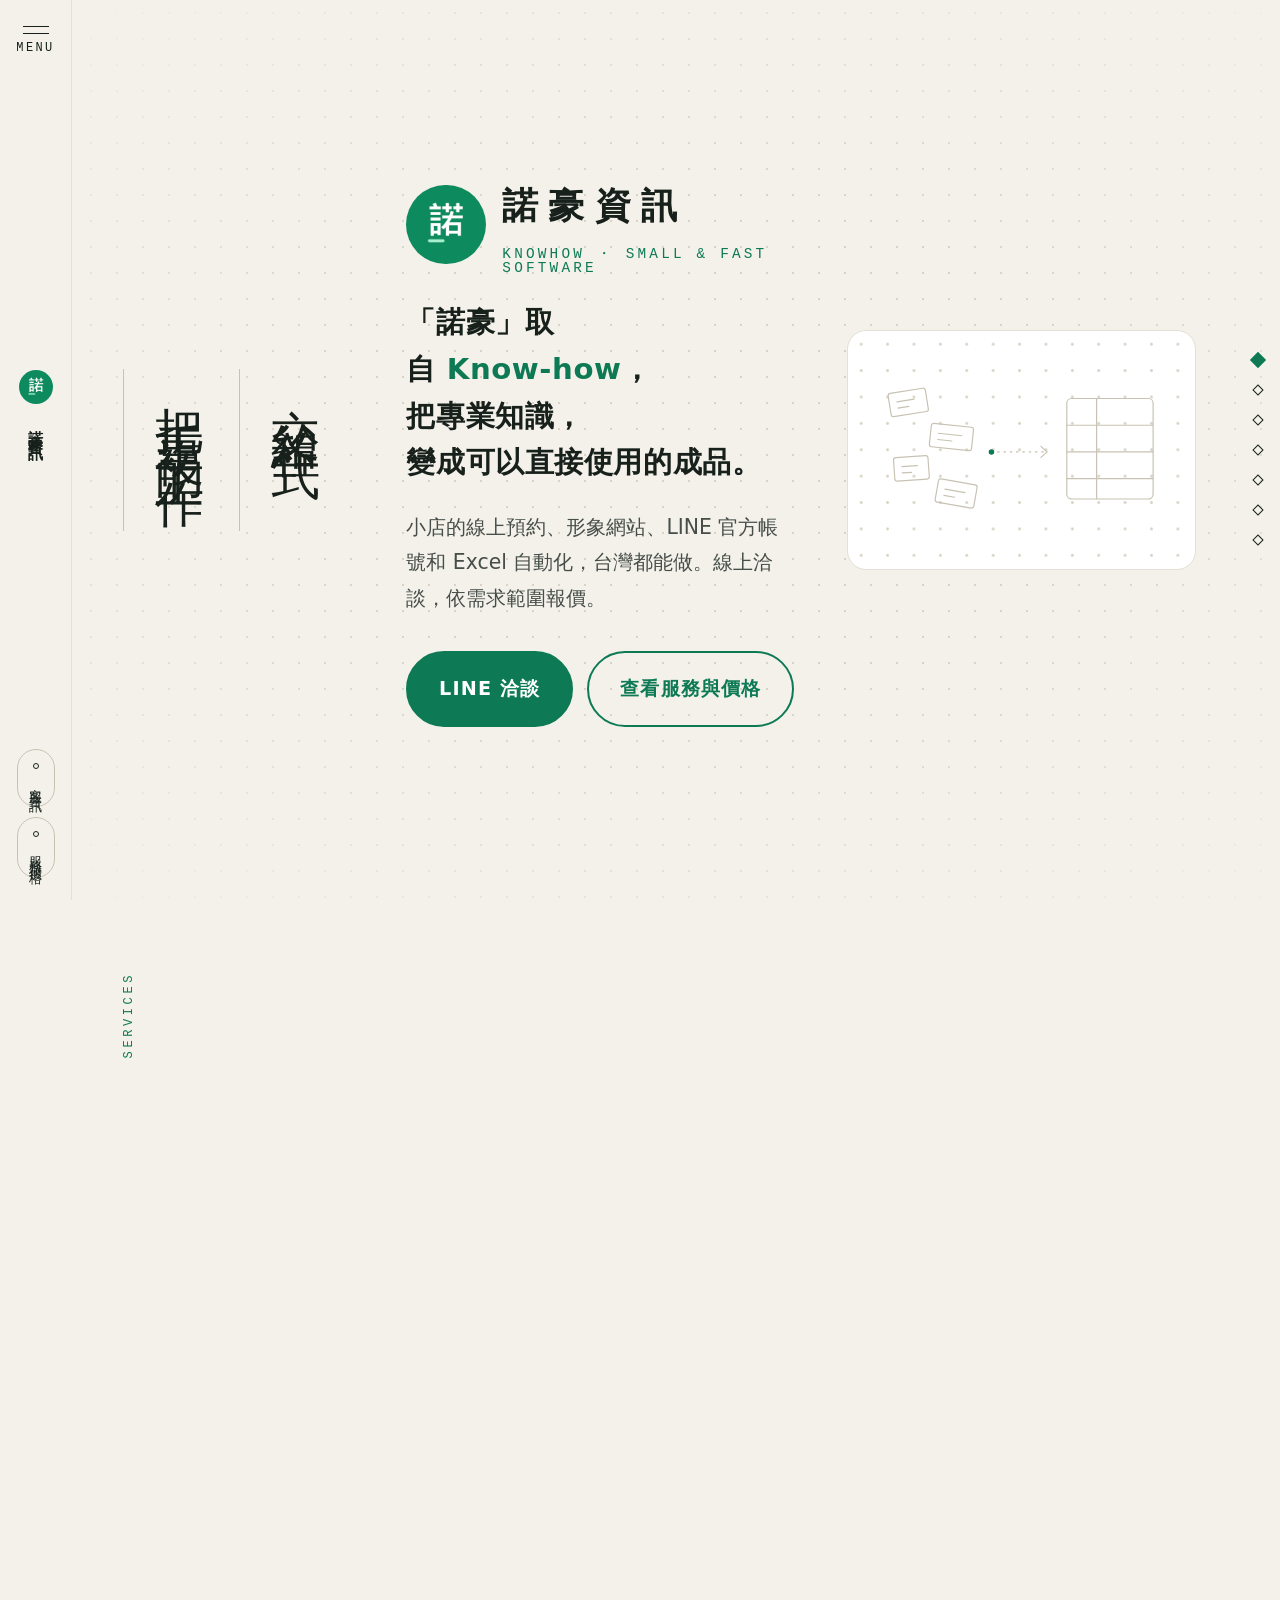
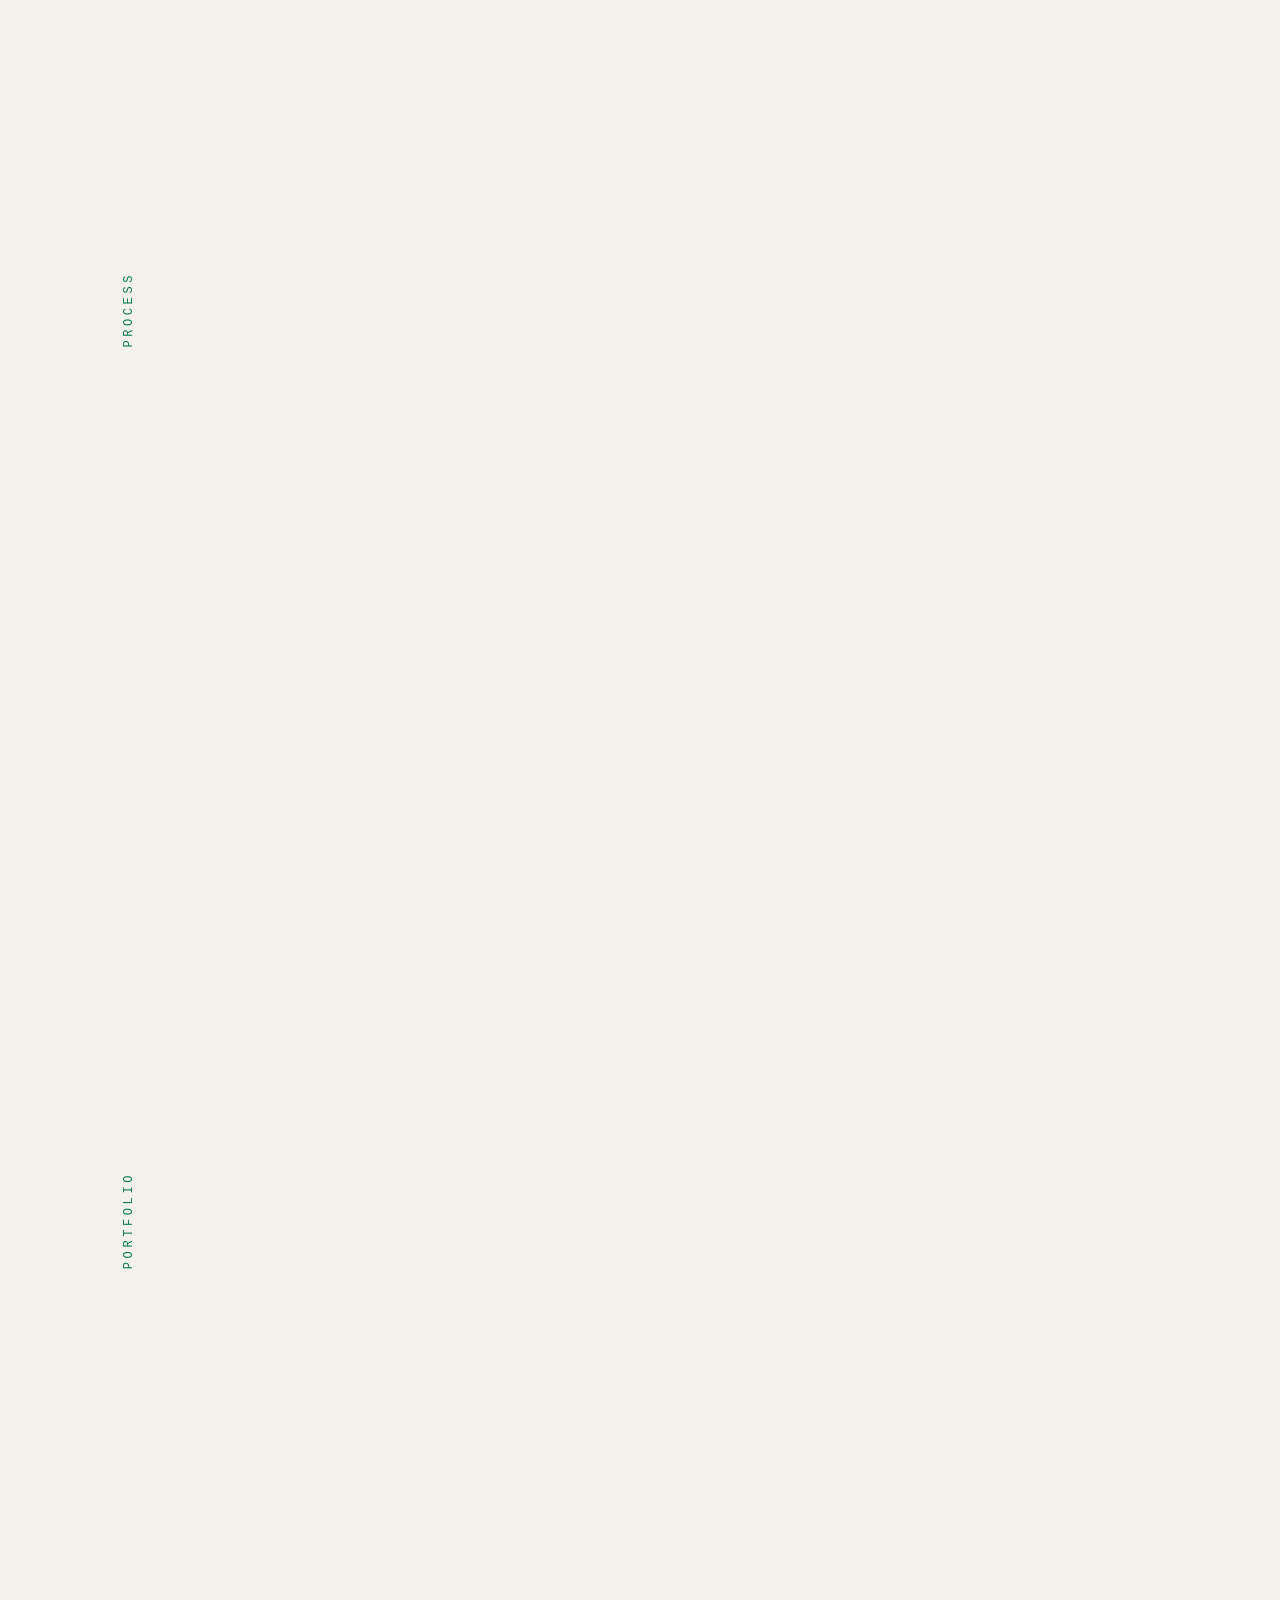
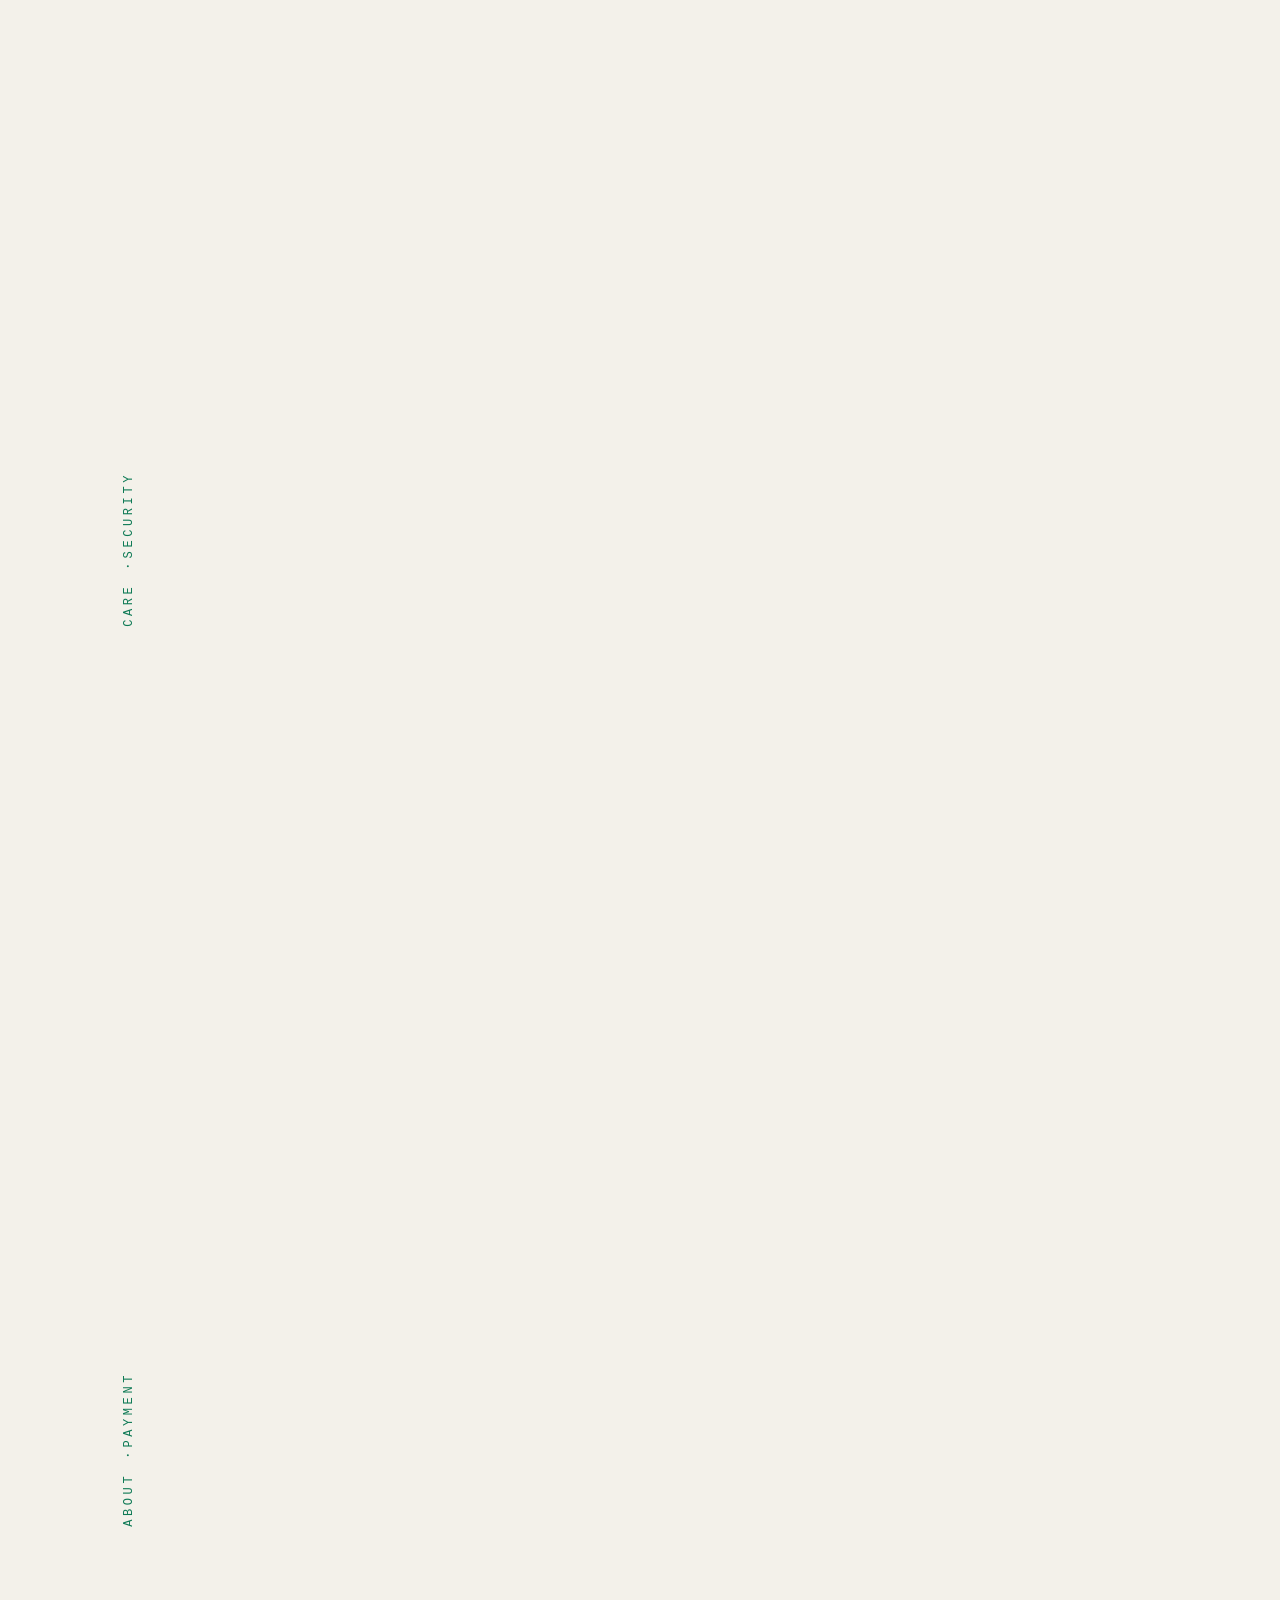
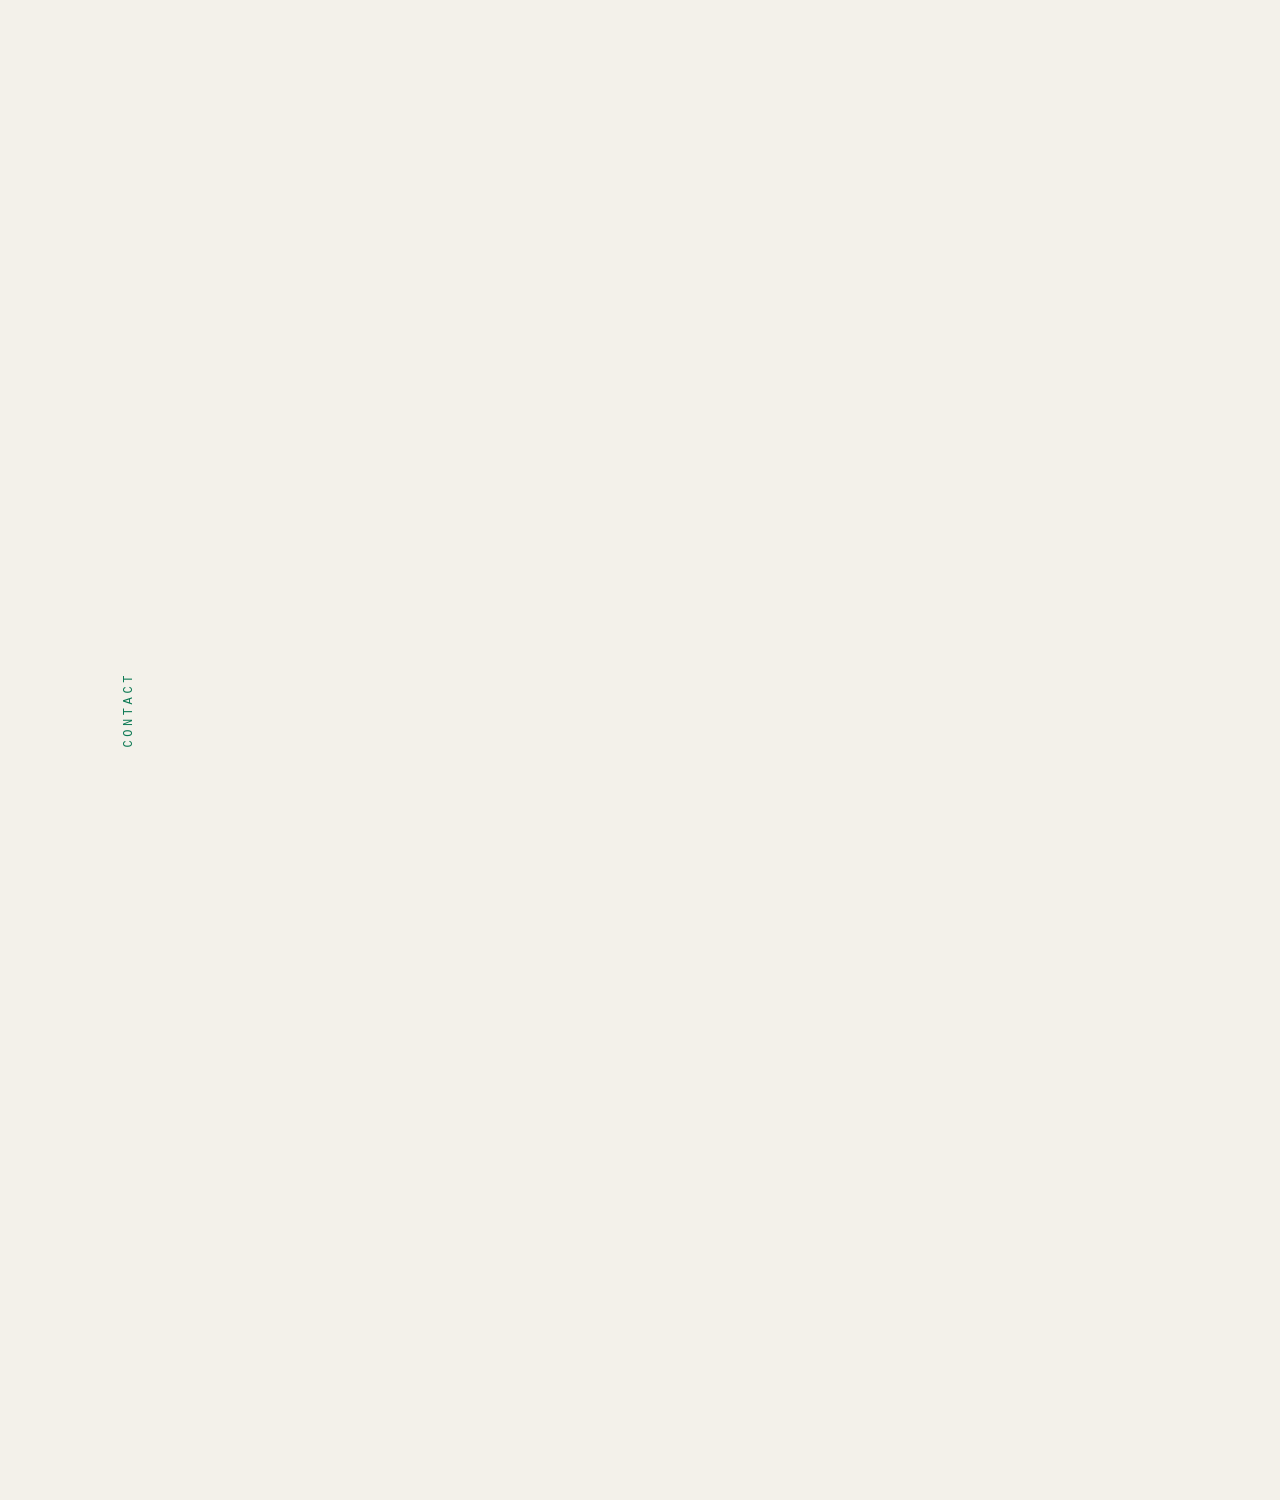
<file: index.html>
<!doctype html>
<html lang="zh-Hant-TW">
<head>
<meta charset="utf-8">
<meta name="viewport" content="width=device-width, initial-scale=1">
<meta name="color-scheme" content="light">
<title>諾豪資訊 Knowhow｜台灣預約系統、形象網站、LINE 官方帳號、Excel 自動化</title>
<meta name="description" content="諾豪資訊為台灣的小型店家與個人，建置線上預約系統、形象網站、LINE 官方帳號，也做 Excel 資料轉換與報表自動化。線上洽談、依需求範圍報價，網站與帳號開在你自己名下。">
<meta name="theme-color" content="#0E7A55">
<link rel="canonical" href="https://nuohao.tw/">
<link rel="alternate" hreflang="zh-Hant-TW" href="https://nuohao.tw/">
<link rel="alternate" hreflang="x-default" href="https://nuohao.tw/">
<meta name="robots" content="index,follow,max-image-preview:large">
<meta property="og:type" content="website">
<meta property="og:site_name" content="諾豪資訊 Knowhow">
<meta property="og:locale" content="zh_TW">
<meta property="og:title" content="諾豪資訊 Knowhow｜台灣預約系統、形象網站、LINE 官方帳號、Excel 自動化">
<meta property="og:description" content="店家線上預約系統、形象網站、LINE 官方帳號、Excel 自動化。把專業知識，變成可以直接使用的成品。台灣線上洽談，依需求報價。">
<meta property="og:url" content="https://nuohao.tw/">
<meta property="og:image" content="https://nuohao.tw/og.png">
<meta property="og:image:width" content="1200">
<meta property="og:image:height" content="630">
<meta property="og:image:alt" content="諾豪資訊 Knowhow：把專業知識，變成可以直接使用的成品">
<meta name="twitter:card" content="summary_large_image">
<meta name="twitter:title" content="諾豪資訊 Knowhow｜台灣預約系統、形象網站、LINE 官方帳號、Excel 自動化">
<meta name="twitter:description" content="店家線上預約系統、形象網站、LINE 官方帳號、Excel 自動化。把專業知識，變成可以直接使用的成品。台灣線上洽談，依需求報價。">
<meta name="twitter:image" content="https://nuohao.tw/og.png">
<link rel="icon" href="logo.png">
<script>document.documentElement.classList.add("js")</script>
<script defer src="https://cloud.umami.is/script.js" data-website-id="61f8dd1d-a873-4ab9-80a0-dcf2a8809eeb" data-domains="nuohao.tw,tonyging.github.io" data-do-not-track="true"></script>
<script type="application/ld+json">
{
  "@context": "https://schema.org",
  "@graph": [
    {
      "@type": "Organization",
      "@id": "https://nuohao.tw/#org",
      "name": "諾豪資訊",
      "legalName": "諾豪資訊有限公司",
      "taxID": "90452742",
      "alternateName": ["Knowhow", "Know-how"],
      "url": "https://nuohao.tw/",
      "logo": "https://nuohao.tw/logo.png",
      "description": "諾豪資訊為台灣的小型店家與個人，建置線上預約系統、形象網站、LINE 官方帳號，也做 Excel／CSV／XML 資料轉換與報表自動化、API 串接。以線上洽談為主，依需求範圍報價。「諾豪」取自 Know-how。",
      "areaServed": "TW",
      "sameAs": ["https://line.me/R/ti/p/@879gqgah", "https://www.tasker.com.tw/workroom/nuohao", "https://www.pro360.com.tw/service/327978", "https://www.linkedin.com/in/tony-chin-15b0aa38b"],
      "founder": {
        "@type": "Person",
        "name": "阿金",
        "jobTitle": "全端工程師",
        "worksFor": {"@id": "https://nuohao.tw/#org"},
        "sameAs": ["https://www.linkedin.com/in/tony-chin-15b0aa38b"]
      },
      "knowsAbout": ["線上預約系統", "LINE 官方帳號", "形象官網", "舊系統升級", "資料轉換"],
      "subjectOf": [{"@id": "https://nuohao.tw/#work-glimmer"}, {"@id": "https://nuohao.tw/#work-coffee"}],
      "knowsLanguage": "zh-TW",
      "contactPoint": [
        {
          "@type": "ContactPoint",
          "contactType": "customer service",
          "telephone": "+886-922-170-162",
          "email": "akintech.dev@gmail.com",
          "areaServed": "TW",
          "availableLanguage": "zh-TW",
          "hoursAvailable": {
            "@type": "OpeningHoursSpecification",
            "dayOfWeek": ["Monday", "Tuesday", "Wednesday", "Thursday", "Friday"],
            "opens": "09:00",
            "closes": "17:30"
          }
        }
      ],
      "hasOfferCatalog": {
        "@type": "OfferCatalog",
        "name": "服務項目",
        "itemListElement": [
          {
            "@type": "Offer",
            "url": "https://nuohao.tw/#services",
            "priceSpecification": {"@type": "PriceSpecification", "price": 1500, "priceCurrency": "TWD"},
            "itemOffered": {
              "@type": "Service",
              "name": "流程診斷報告（入門方案）",
              "description": "先聊清楚需求，附書面建議。每次 NT$1,500。之後選擇由諾豪開發並簽約，診斷費折抵開發費。"
            }
          },
          {
            "@type": "Offer",
            "url": "https://nuohao.tw/#services",
            "priceSpecification": {"@type": "PriceSpecification", "minPrice": 3000, "priceCurrency": "TWD"},
            "itemOffered": {
              "@type": "Service",
              "name": "資料轉換／小工具",
              "description": "Excel、CSV、XML 轉檔整理、批次處理、報表自動產生。價格為起算價，實際金額依需求範圍於書面報價時載明。"
            }
          },
          {
            "@type": "Offer",
            "url": "https://nuohao.tw/services/website/",
            "priceSpecification": {"@type": "PriceSpecification", "minPrice": 6000, "priceCurrency": "TWD"},
            "itemOffered": {
              "@type": "Service",
              "name": "一頁式網站",
              "description": "手機版型、服務介紹、聯絡方式與上線協助。價格為起算價，實際金額依需求範圍於書面報價時載明。"
            }
          },
          {
            "@type": "Offer",
            "url": "https://nuohao.tw/#care",
            "priceSpecification": {"@type": "UnitPriceSpecification", "price": 3000, "priceCurrency": "TWD", "unitText": "MON"},
            "itemOffered": {
              "@type": "Service",
              "name": "月費方案：基本",
              "description": "每月 5 點，傳 LINE 說一聲就幫你改（1 點可改一段文字或換一張照片）。含備份、安全更新、每月健檢、每月成效報告與每月 1 個主動建議。按月預付，下個月起可停止。"
            }
          },
          {
            "@type": "Offer",
            "url": "https://nuohao.tw/#care",
            "priceSpecification": {"@type": "UnitPriceSpecification", "price": 6000, "priceCurrency": "TWD", "unitText": "MON"},
            "itemOffered": {
              "@type": "Service",
              "name": "月費方案：常用",
              "description": "每月 12 點，適合常辦活動、常更新的店家。含備份、安全更新、每月健檢、每月成效報告與每月 2 個主動建議。按月預付，下個月起可停止。"
            }
          },
          {
            "@type": "Offer",
            "url": "https://nuohao.tw/#care",
            "priceSpecification": {"@type": "UnitPriceSpecification", "price": 12000, "priceCurrency": "TWD", "unitText": "MON"},
            "itemOffered": {
              "@type": "Service",
              "name": "月費方案：全包",
              "description": "每月 25 點，適合想一直加新東西的店家。含備份、安全更新、每月健檢、每月成效報告與每月 3 個主動建議，問題優先處理。按月預付，下個月起可停止。"
            }
          },
          {
            "@type": "Offer",
            "url": "https://nuohao.tw/#care",
            "priceSpecification": {"@type": "PriceSpecification", "minPrice": 8000, "priceCurrency": "TWD"},
            "itemOffered": {
              "@type": "Service",
              "name": "資安健檢（一次性）",
              "description": "檢查 HTTPS 與安全標頭、帳號權限與密碼、套件漏洞與更新、備份還原機制，提供書面報告與修補建議。不含滲透測試與入侵檢測，僅檢查客戶授權的網站。"
            }
          },
          {
            "@type": "Offer",
            "url": "https://nuohao.tw/services/line-official-account/",
            "priceSpecification": {"@type": "PriceSpecification", "minPrice": 10000, "priceCurrency": "TWD"},
            "itemOffered": {
              "@type": "Service",
              "name": "LINE 官方帳號建置",
              "description": "照你的品牌做大頭貼、封面和四格圖文選單，寫好歡迎訊息和關鍵字自動回覆，客人點選單就能看作品、問價格。價格為起算價，實際金額依需求範圍於書面報價時載明。"
            }
          },
          {
            "@type": "Offer",
            "url": "https://nuohao.tw/#services",
            "itemOffered": {
              "@type": "Service",
              "name": "API 串接",
              "description": "第三方 API 串接。依複雜度報價，需先洽談需求，確認範圍後提供報價。"
            }
          },
          {
            "@type": "Offer",
            "url": "https://nuohao.tw/services/website/",
            "priceSpecification": {"@type": "PriceSpecification", "minPrice": 20000, "priceCurrency": "TWD"},
            "itemOffered": {
              "@type": "Service",
              "name": "形象官網＋自改後台",
              "description": "產品自己上架、消息自己發布、門市資訊自己改。素材齊全後約 2～3 週交第一版，交付前含 2 次修改。價格為起算價，實際金額依需求範圍於書面報價時載明。"
            }
          },
          {
            "@type": "Offer",
            "url": "https://nuohao.tw/services/legacy-upgrade/",
            "itemOffered": {
              "@type": "Service",
              "name": "舊系統升級",
              "description": "傳現有畫面或檔案過來，先做一版新畫面給您看；聊清楚後先給價格範圍，確認範圍後給固定報價，寫清楚修補、保留舊系統、改寫各要多少錢、多久。"
            }
          },
          {
            "@type": "Offer",
            "url": "https://nuohao.tw/services/booking-system/",
            "priceSpecification": {"@type": "PriceSpecification", "minPrice": 45000, "priceCurrency": "TWD"},
            "itemOffered": {
              "@type": "Service",
              "name": "店家 LINE 預約＋管理後台",
              "description": "客人手機線上預約，店長 LINE 收通知；附排班、結帳、報表後台。價格為起算價，實際金額依需求範圍於書面報價時載明。"
            }
          }
        ]
      }
    },
    {
      "@type": "WebSite",
      "@id": "https://nuohao.tw/#website",
      "url": "https://nuohao.tw/",
      "name": "諾豪資訊",
      "inLanguage": "zh-Hant-TW",
      "publisher": {"@id": "https://nuohao.tw/#org"}
    },
    {
      "@type": "WebSite",
      "@id": "https://nuohao.tw/#work-glimmer",
      "name": "微光指尖 Glimmer Nail & Lash（示範作品・虛構品牌）",
      "url": "https://tonyging.github.io/demo-booking/",
      "mainEntityOfPage": "https://nuohao.tw/work/glimmer-booking/",
      "description": "諾豪資訊製作的示範作品：美甲美睫工作室的線上預約網站與店家後台。客人用手機三步完成預約、可從作品照片直接預約；有新預約時店長的 LINE 會收到通知；後台含排班、請假代班、收銀結帳、定金、候補、回訪、業績抽成月結與月報表。品牌與內容皆為虛構。",
      "inLanguage": "zh-Hant-TW",
      "creator": {"@id": "https://nuohao.tw/#org"}
    },
    {
      "@type": "WebSite",
      "@id": "https://nuohao.tw/#work-coffee",
      "name": "嵐岸咖啡 Lan’an Roastery（示範作品・虛構品牌）",
      "url": "https://tonyging.github.io/demo-coffee/",
      "mainEntityOfPage": "https://nuohao.tw/work/lanan-coffee/",
      "description": "諾豪資訊製作的示範作品：咖啡烘豆所形象官網，附 Sanity 後台，店家可自行新增產品、發布消息與修改門市資訊。品牌與內容皆為虛構。",
      "inLanguage": "zh-Hant-TW",
      "creator": {"@id": "https://nuohao.tw/#org"}
    },
    {
      "@type": "WebSite",
      "@id": "https://nuohao.tw/#work-shop",
      "name": "六紋 LIUWEN（示範作品・虛構品牌）",
      "url": "https://tonyging.github.io/demo-shop/",
      "mainEntityOfPage": "https://nuohao.tw/work/liuwen-shop/",
      "description": "諾豪資訊製作的示範作品：小農食品品牌的購物網站與店家後台。購物車、地圖選 7-11／全家門市、超商取貨付款，訂單直接進後台建立寄件單與託運單。品牌與內容皆為虛構。",
      "inLanguage": "zh-Hant-TW",
      "creator": {"@id": "https://nuohao.tw/#org"}
    }
  ]
}
</script>
<style>
:root{
  --bg:#F3F1EA;--card:#FFFFFF;--ink:#17201B;--muted:#55605A;
  --green:#0E7A55;--on-green:#FFFFFF;--green-soft:#C7EBDA;
  --line:#E4E0D5;--line-strong:#C7C2B3;--dot:#D8D3C5;
  --shadow:0 22px 44px -26px rgba(14,122,85,.45);
  --ease:cubic-bezier(.22,1,.36,1);
  --rail:72px;--radius:16px;
  --mono:ui-monospace,"SFMono-Regular",Consolas,"Liberation Mono",monospace;
}
/* 預設固定為淺色，不跟隨系統深色模式；要啟用深色，在 <html> 加上 data-theme="dark" */
:root[data-theme="dark"]{--bg:#0E1411;--card:#161F1A;--ink:#EEF2EE;--muted:#9AA8A0;
  --green:#4CC59A;--on-green:#08140E;--green-soft:#245444;
  --line:#26322C;--line-strong:#3A4A42;--dot:#222C26;--shadow:0 22px 44px -26px rgba(0,0,0,.7)}
@property --g{syntax:"<number>";inherits:false;initial-value:0}
*{box-sizing:border-box}
html{scroll-behavior:smooth}
body{margin:0;background:var(--bg);color:var(--ink);
  font:16px/1.85 "Noto Sans TC","PingFang TC","Microsoft JhengHei",system-ui,sans-serif;-webkit-font-smoothing:antialiased}
a{color:var(--green)}
:focus-visible{outline:2px solid var(--green);outline-offset:3px;border-radius:6px}
h1,h2,h3,h4,p{margin:0}
.vt{writing-mode:vertical-rl;text-orientation:mixed}
[id]{scroll-margin-top:24px}

/* ============ 左側欄 ============ */
.rail{position:fixed;z-index:50;left:0;top:0;bottom:0;width:var(--rail);display:flex;flex-direction:column;
  align-items:center;justify-content:space-between;padding:20px 0 22px;border-right:1px solid var(--line);
  background:color-mix(in srgb,var(--bg) 90%,transparent);backdrop-filter:blur(10px)}
.menu-btn{background:none;border:0;color:var(--ink);cursor:pointer;display:grid;gap:8px;justify-items:center;
  font:10px/1 var(--mono);letter-spacing:.2em;padding:6px 8px}
.menu-btn .bars{display:grid;gap:6px;width:26px}
.menu-btn .bars i{display:block;height:1px;background:currentColor;transition:transform .6s var(--ease)}
.menu-btn[aria-expanded="true"] .bars i:first-child{transform:translateY(3.5px) rotate(32deg)}
.menu-btn[aria-expanded="true"] .bars i:last-child{transform:translateY(-3.5px) rotate(-32deg)}
.rail-brand{position:relative;display:flex;flex-direction:column;align-items:center;gap:14px;color:var(--ink);text-decoration:none}
.rail-brand img{width:34px;height:34px;border-radius:50%}
.rail-brand .vt{font-size:15px;letter-spacing:.34em;font-weight:700}
.rail-cta{display:grid;gap:10px}
.pill{display:flex;flex-direction:column;align-items:center;gap:9px;width:38px;padding:13px 0;border:1px solid var(--line-strong);
  border-radius:99px;color:var(--ink);text-decoration:none;font-size:12px;letter-spacing:.28em;
  transition:background .5s var(--ease),color .5s var(--ease),border-color .5s var(--ease),transform .6s var(--ease)}
.pill i{width:6px;height:6px;border-radius:50%;border:1px solid currentColor}
.pill:hover{background:var(--green);color:var(--on-green);border-color:var(--green);transform:translateY(-2px)}

/* ============ 右側點點導覽 ============ */
.dots{position:fixed;z-index:45;right:10px;top:50%;transform:translateY(-50%);display:grid;gap:6px;transition:opacity .5s var(--ease)}
.menu-open .dots{opacity:0;pointer-events:none}
.dots a{position:relative;display:grid;place-items:center;width:24px;height:24px}
.dots i{display:block;width:8px;height:8px;border:1px solid var(--ink);transform:rotate(45deg);
  transition:transform .6s var(--ease),background .4s,border-color .4s}
.dots a.on i{background:var(--green);border-color:var(--green);transform:rotate(45deg) scale(1.4)}
.dots a::after{content:attr(data-t);position:absolute;right:30px;top:50%;transform:translate(10px,-50%);opacity:0;
  pointer-events:none;font:11px/1 var(--mono);letter-spacing:.16em;color:var(--muted);white-space:nowrap;
  transition:opacity .4s,transform .6s var(--ease)}
.dots a:hover::after,.dots a:focus-visible::after{opacity:1;transform:translate(0,-50%)}

/* ============ 全螢幕選單 ============ */
.menu{position:fixed;inset:0;z-index:40;background:var(--bg);display:grid;place-items:center;visibility:hidden;
  clip-path:circle(0 at 36px 40px);transition:clip-path 1.1s var(--ease),visibility 0s 1.1s}
.menu.open{visibility:visible;clip-path:circle(150vmax at 36px 40px);transition:clip-path 1.1s var(--ease),visibility 0s}
.menu nav{display:grid;gap:2px}
.menu a{display:block;padding:8px 0;font-size:clamp(20px,2vw,26px);font-weight:700;letter-spacing:.06em;color:var(--ink);
  text-decoration:none;opacity:0;transform:translateY(26px);transition:opacity .7s var(--ease),transform .9s var(--ease),color .3s}
.menu.open a{opacity:1;transform:none;transition-delay:calc(.3s + var(--m)*.07s),calc(.3s + var(--m)*.07s),0s}
.menu a b{font:12px/1 var(--mono);color:var(--green);margin-right:20px;letter-spacing:.2em;font-weight:400}
.menu a:hover{color:var(--green)}
.menu-foot{position:absolute;bottom:28px;left:0;right:0;text-align:center;font:11px/1 var(--mono);letter-spacing:.3em;color:var(--muted)}

/* ============ 區塊 ============ */
.screen{position:relative;padding-left:var(--rail)}
.panel{position:relative;padding:60px 84px 52px clamp(28px,4vw,64px);min-width:0}
.panel::before,.panel::after{content:"";position:absolute;background:var(--line-strong);pointer-events:none}
.panel::before{top:28px;left:0;right:28px;height:1px;transform-origin:0 50%}
.panel::after{top:28px;right:28px;bottom:0;width:1px;transform-origin:50% 0}
.copy-in{display:grid;grid-template-columns:auto minmax(0,1fr);gap:clamp(22px,3.2vw,48px);align-items:start;max-width:1240px}

/* 直排標題 */
.vt-head{display:flex;gap:14px;align-items:flex-start}
.vt-head .en{writing-mode:vertical-rl;transform:rotate(180deg);font:11px/1 var(--mono);letter-spacing:.3em;color:var(--green);white-space:nowrap}
.vt-h2{writing-mode:vertical-rl;font-size:clamp(28px,3vw,40px);line-height:1.25;letter-spacing:.26em;font-weight:700}
.ch{display:inline-block}
.lead{color:var(--muted)}
.note{color:var(--muted);font-size:14px;line-height:1.75}

/* ============ 首屏 ============ */
.hero{min-height:100vh;min-height:100svh;display:flex;align-items:center;justify-content:center;
  background-image:radial-gradient(var(--dot) 1px,transparent 1.3px);background-size:26px 26px}
.hero::before{content:"";position:absolute;inset:0;pointer-events:none;
  background:radial-gradient(60% 55% at 50% 48%,transparent 30%,var(--bg) 100%)}
.hero-in{position:relative;z-index:1;display:flex;flex-direction:column;align-items:center;text-align:center;padding:clamp(20px,5vh,48px) 24px clamp(16px,4vh,40px);max-width:760px}
.hero-mark{width:clamp(56px,9vh,84px);height:clamp(56px,9vh,84px);border-radius:50%;margin-bottom:clamp(8px,2vh,18px)}
.hero-name{font-size:clamp(24px,min(3.4vw,4.6vh),40px);font-weight:700;letter-spacing:.36em;margin-right:-.36em}
.hero-origin{margin-top:clamp(8px,1.6vh,14px);font-size:clamp(14px,1.9vh,17px);letter-spacing:.05em;color:var(--ink)}
.hero-origin b{color:var(--green);font-weight:700;white-space:nowrap}
.hero-en{margin-top:8px;font:11px/1 var(--mono);letter-spacing:.32em;color:var(--green)}
.tag{writing-mode:vertical-lr;margin:clamp(14px,3.4vh,32px) 0 clamp(12px,3vh,28px);font-size:clamp(20px,min(3vw,3.8vh),36px);line-height:1.6;letter-spacing:.32em;font-weight:500}
.col{display:block;position:relative;padding:0 .7em .2em}
.col::before{content:"";position:absolute;left:0;top:0;bottom:0;width:1px;background:var(--line-strong);transform-origin:50% 0}
.intro{color:var(--muted);max-width:34em;font-size:clamp(13px,1.8vh,15.5px)}
.cue{display:grid;justify-items:center;gap:8px;margin-top:clamp(8px,1.8vh,18px);color:var(--muted);text-decoration:none;font:10px/1 var(--mono);letter-spacing:.3em}
.cue i{display:block;width:1px;height:clamp(18px,3.4vh,32px);background:var(--line-strong);position:relative;overflow:hidden}
.cue i::after{content:"";position:absolute;inset:0;background:var(--green);transform:translateY(-100%);animation:cue 2.4s var(--ease) infinite}

/* ============ 磁貼 ============ */
.bento{display:grid;grid-template-columns:repeat(12,minmax(0,1fr));gap:14px;min-width:0}
.bento>*{grid-column:span var(--d,12);min-width:0}
.tile{position:relative;overflow:hidden;background-color:var(--card);border:1px solid var(--line);border-radius:var(--radius);
  padding:20px 22px 18px;
  transition:border-color .35s var(--ease),transform .7s var(--ease),box-shadow .7s var(--ease),--g .5s var(--ease)}
.tile.glow{--g:0;background-image:radial-gradient(420px circle at var(--mx,50%) var(--my,50%),
  color-mix(in srgb,var(--green) calc(var(--g)*12%),transparent),transparent 62%)}
.tile.hover:hover{border-color:var(--green);transform:translateY(-4px);box-shadow:var(--shadow)}
.tile.accent{background:var(--green);border-color:var(--green);color:var(--on-green)}
.tile.accent a{color:inherit}
.label{display:flex;align-items:center;gap:12px;margin-bottom:10px;font:12px/1 var(--mono);letter-spacing:.22em;color:var(--muted)}
.label b{color:var(--green);font-weight:400;font-size:12px}
.label i{display:block;width:30px;height:1px;background:var(--line-strong)}
.th{font-size:clamp(20px,2vw,24px);letter-spacing:.03em;line-height:1.4;margin-bottom:6px}
.tile .lead{margin-bottom:14px}
.row-head{display:flex;align-items:flex-end;justify-content:space-between;gap:8px 28px;flex-wrap:wrap;padding:0 2px 6px}
.row-head .th{margin:0;font-size:clamp(22px,2.4vw,28px)}
.row-head .lead{max-width:30em}

/* 服務卡片 */
.svc::before,.svc::after{content:"+";position:absolute;font:14px/1 var(--mono);color:var(--green)}
.svc::before{top:8px;left:11px}
.svc::after{bottom:8px;right:11px}
.ico{display:block;width:40px;height:40px;color:var(--ink);margin-bottom:10px;transition:transform .7s var(--ease)}
.svc:hover .ico{transform:translateY(-4px)}
.svc{display:flex;flex-direction:column}
.svc h4{font-size:18px;letter-spacing:.03em;margin-bottom:6px}
.svc p{margin:0 0 12px;color:var(--muted);font-size:14px;line-height:1.7}
.svc .note{margin:10px 0 0}
.price{margin-top:auto;font-weight:700;color:var(--green);font-size:22px;padding-top:12px;border-top:1px dashed var(--line-strong);transition:letter-spacing .6s var(--ease)}
.svc:hover .price{letter-spacing:.03em}

/* 插圖磁貼 */
.art-tile{display:flex;align-items:center;justify-content:center;padding:18px;
  background-image:radial-gradient(var(--dot) 1px,transparent 1.3px);background-size:22px 22px}
.art{width:100%;max-width:340px;height:auto;color:var(--line-strong);overflow:visible}
.art .g{color:var(--green)}
.art .dot{animation:flow 3.2s ease-in-out infinite}
.bob{animation:bob 6.5s ease-in-out infinite alternate;animation-delay:calc(var(--b,0)*-1.7s)}

/* 流程：桌面橫向 */
ol.steps{list-style:none;margin:16px 0 0;padding:0;counter-reset:s;position:relative;display:grid;grid-template-columns:repeat(5,minmax(0,1fr));gap:14px}
ol.steps::before{content:"";position:absolute;left:16px;right:16px;top:15px;height:1px;background:var(--line-strong);transform-origin:0 50%}
ol.steps li{position:relative;counter-increment:s;padding:44px 0 0;font-size:14px;line-height:1.7}
ol.steps li::before{content:counter(s,decimal-leading-zero);position:absolute;left:0;top:0;width:32px;height:32px;border-radius:50%;
  background:var(--card);border:1px solid var(--green);color:var(--green);font:12px/30px var(--mono);text-align:center}
ol.steps+.note{margin-top:18px}
.own{margin:18px 0 0;padding:12px 16px;border:1px solid var(--green);border-radius:12px;font-size:clamp(15px,1.25vw,18px);line-height:1.6;color:var(--ink);text-wrap:pretty}
.own b{color:var(--green);margin-right:.8em}
ol.steps+.own+.note{margin-top:12px}

/* 關於 */
.about{display:flex;flex-direction:column}
.about .body{position:relative;z-index:1;max-width:36em}
.about .body p+p{margin-top:12px}
.glyph{position:absolute;right:-12px;bottom:-60px;font-size:210px;line-height:1;font-weight:900;color:transparent;
  -webkit-text-stroke:1px var(--line-strong);opacity:.55;user-select:none;pointer-events:none}
.sig{display:flex;align-items:center;gap:12px;color:var(--muted);font:11px/1 var(--mono);letter-spacing:.22em;margin-top:18px}
.sig i{display:block;width:44px;height:8px;border-radius:99px;background:var(--green-soft)}

/* 付款 */
.pay-ico{display:flex;gap:12px;margin-top:20px}
.pay-ico span{display:grid;place-items:center;width:52px;height:52px;border:1px solid var(--line-strong);border-radius:50%;color:var(--green)}
.pay-ico svg{width:26px;height:26px}
ul.rf{grid-column:1/-1;list-style:none;margin:0;padding:0;display:grid;grid-template-columns:repeat(4,minmax(0,1fr));gap:14px}
ul.rf li{font-size:14.5px;line-height:1.75;padding-top:60px}
ul.rf li strong{display:block;font-size:16px;margin-bottom:4px}
.st{position:absolute;left:24px;top:24px;display:flex;align-items:center;gap:12px;font:11px/1 var(--mono);letter-spacing:.2em;color:var(--green)}
.st i{display:block;width:23px;height:23px;border-radius:50%;border:1px solid var(--green);background:var(--card)}
.st1 i{background:var(--green)}
.st2 i{background:linear-gradient(90deg,var(--green) 50%,var(--card) 50%)}
.st4 i{border-style:dashed}

/* 客服 */
.c{display:flex;flex-direction:column;justify-content:space-between;gap:22px;min-height:150px}
.c svg{width:26px;height:26px;color:var(--green);transition:transform .7s var(--ease)}
.c:hover svg{transform:scale(1.12) rotate(-4deg)}
.accent.c svg{color:inherit}
.c small{display:block;font:11px/1 var(--mono);letter-spacing:.22em;color:var(--muted);margin-bottom:8px}
.accent.c small{color:inherit;opacity:.8}
.c strong{display:block;font-weight:500;font-size:17px;line-height:1.55;overflow-wrap:anywhere}
a.u{text-decoration:none;border-bottom:1px solid color-mix(in srgb,currentColor 35%,transparent);
  background:linear-gradient(currentColor,currentColor) 0 100%/0 1px no-repeat;
  transition:background-size .5s var(--ease),border-color .35s}
a.u:hover{background-size:100% 1px;border-color:transparent}
.contact .lead{margin-bottom:14px}
.foot{grid-column:1/-1;display:flex;justify-content:space-between;gap:16px;flex-wrap:wrap;align-items:center;margin-top:8px;padding-top:20px;
  color:var(--muted);font-size:13px;border-top:1px solid var(--line)}
.foot .tg{font:11px/1 var(--mono);letter-spacing:.2em;display:flex;align-items:center;gap:10px}
.foot .tg i{display:block;width:30px;height:6px;border-radius:99px;background:var(--green-soft)}

/* ============ 動畫 ============ */
@keyframes cue{0%{transform:translateY(-100%)}60%,100%{transform:translateY(100%)}}
@keyframes flow{0%{transform:translateX(0);opacity:0}15%{opacity:1}85%{opacity:1}100%{transform:translateX(70px);opacity:0}}
@keyframes draw{to{stroke-dashoffset:0}}
@keyframes pop{from{opacity:0;transform:scale(.5)}to{opacity:1;transform:none}}
@keyframes bob{from{transform:translateY(-3px)}to{transform:translateY(3px)}}

/* 進場：磁貼與文字依序浮現 */
.js [data-a]{opacity:0;transform:translateY(26px);
  transition:opacity .9s var(--ease) calc(.2s + var(--k,0)*.09s),transform 1.1s var(--ease) calc(.2s + var(--k,0)*.09s)}
.js .on [data-a]{opacity:1;transform:none}
.js .on .tile[data-a]{transition:opacity .9s var(--ease) calc(.2s + var(--k,0)*.09s),transform 1.1s var(--ease) calc(.2s + var(--k,0)*.09s),border-color .35s var(--ease),box-shadow .7s var(--ease),--g .5s var(--ease)}
.js .hero-in [data-a]{transition-delay:calc(.25s + var(--k,0)*.14s)}
/* 細線框畫出來 */
.js .panel::before{transform:scale(0,1);transition:transform 1.5s var(--ease) .2s}
.js .panel::after{transform:scale(1,0);transition:transform 1.6s var(--ease) .4s}
.js .col::before{transform:scale(1,0);transition:transform 1.6s var(--ease) .9s}
.js ol.steps::before{transform:scale(0,1);transition:transform 1.6s var(--ease) .5s}
.js .on .panel::before,.js .on .panel::after,.js .on .col::before,.js .on ol.steps::before{transform:none}
/* 直排標題：一個字一個字落下 */
.js .ch{opacity:0;transform:translateY(-14px);
  transition:opacity .8s var(--ease) calc(.35s + (var(--c) + var(--off,0))*.07s),transform 1s var(--ease) calc(.35s + (var(--c) + var(--off,0))*.07s)}
.js .on .ch{opacity:1;transform:none}
.col+.col{--off:8}
/* 流程節點 */
.js ol.steps li{opacity:0;transform:translateY(12px);
  transition:opacity .8s var(--ease) calc(.7s + var(--n,0)*.14s),transform .9s var(--ease) calc(.7s + var(--n,0)*.14s)}
.js .on ol.steps li{opacity:1;transform:none}
ol.steps li:nth-child(2){--n:1}ol.steps li:nth-child(3){--n:2}ol.steps li:nth-child(4){--n:3}ol.steps li:nth-child(5){--n:4}
/* 插圖線條與色塊 */
.js .art .d{stroke-dasharray:1;stroke-dashoffset:1}
.js .on .art .d{animation:draw 1.5s var(--ease) forwards;animation-delay:calc(.6s + var(--i,0)*.09s)}
.js .art .g rect,.js .art .g circle:not(.dot){opacity:0;transform-box:fill-box;transform-origin:center}
.js .on .art .g rect,.js .on .art .g circle:not(.dot){animation:pop .7s var(--ease) forwards;animation-delay:calc(1.6s + var(--i,0)*.12s)}

@media (prefers-reduced-motion:reduce){
  html{scroll-behavior:auto}
  .js [data-a],.js .ch,.js ol.steps li{opacity:1;transform:none;transition:none}
  .js .panel::before,.js .panel::after,.js .col::before,.js ol.steps::before{transform:none;transition:none}
  .js .art .d{stroke-dashoffset:0;animation:none}
  .js .art .g rect,.js .art .g circle{opacity:1;animation:none}
  .bob,.cue i::after,.art .dot{animation:none}
  .art .dot{opacity:1}
  .tile.glow{background-image:none}
  .menu,.menu.open,.menu a{transition:none}
}

/* ============ 按鈕 ============ */
.hero-cta{display:flex;gap:12px;flex-wrap:wrap;justify-content:center;margin-top:clamp(14px,2.6vh,24px)}
.btn{display:inline-flex;align-items:center;justify-content:center;padding:clamp(11px,1.7vh,15px) clamp(22px,2vw,30px);border-radius:99px;
  font-size:16px;font-weight:700;letter-spacing:.06em;text-decoration:none;border:2px solid var(--green);
  transition:transform .5s var(--ease),background .35s,color .35s,box-shadow .5s var(--ease)}
.btn:hover{transform:translateY(-3px);box-shadow:var(--shadow)}
.btn-primary{background:var(--green);color:var(--on-green)}
.btn-ghost{background:transparent;color:var(--green)}
.btn-ghost:hover{background:var(--green);color:var(--on-green)}

/* ============ 第三屏：精簡版 ============ */
.bento>*{grid-row:span var(--r,1)}
.statement{font-size:clamp(19px,1.9vw,25px);line-height:1.65;letter-spacing:.02em;font-weight:500;margin:8px 0 20px;position:relative;z-index:1}
.statement b{color:var(--green);font-weight:700;white-space:nowrap}
.facts{list-style:none;margin:0;padding:0;display:grid;gap:10px;position:relative;z-index:1}
.facts li{text-align:left;display:flex;align-items:center;gap:14px;padding:11px 14px;border:1px solid var(--line);border-radius:12px;
  background:color-mix(in srgb,var(--bg) 45%,var(--card));font-size:15px;line-height:1.5;
  transition:border-color .35s var(--ease),transform .6s var(--ease)}
.facts li:hover{border-color:var(--green);transform:translateX(4px)}
.facts svg{width:24px;height:24px;color:var(--green);flex:none}
.facts small{display:block;color:var(--muted);font-size:12.5px;line-height:1.4}
.about .glyph{right:-10px;bottom:-56px;font-size:190px;opacity:.5}
.pay{padding-bottom:16px}
.pay .lead{margin-bottom:10px}
.pay-ico{margin-top:4px}
.pay-ico span{width:44px;height:44px}
.pay-ico svg{width:22px;height:22px}
.refund{display:flex;flex-direction:column;gap:12px}
ol.stages{list-style:none;margin:2px 0 0;padding:0;display:grid;grid-template-columns:minmax(0,1fr);gap:16px;position:relative}
ol.stages::before{content:"";position:absolute;left:11px;top:12px;bottom:12px;width:1px;background:var(--line-strong);transform-origin:50% 0}
ol.stages li{position:relative;padding:0 0 0 46px;min-height:44px;min-width:0}
.sd{position:absolute;left:0;top:0;width:23px;height:23px;border-radius:50%;border:1px solid var(--green);background:var(--card);z-index:1}
.sd1{background:var(--green)}
.sd2{background:linear-gradient(90deg,var(--green) 50%,var(--card) 50%)}
ol.stages em{display:block;font:11px/1 var(--mono);letter-spacing:.2em;color:var(--green);font-style:normal;margin-bottom:6px}
ol.stages b{display:block;font-size:17px;line-height:1.4}
ol.stages li span{display:block;color:var(--muted);font-size:15px;line-height:1.6;margin-top:2px}
.via{margin:0;padding-top:12px;border-top:1px dashed var(--line-strong);color:var(--muted);font-size:14px;line-height:1.7}
.more summary{cursor:pointer;list-style:none;display:inline-flex;align-items:center;gap:10px;font-size:15px;font-weight:600;line-height:1.2;letter-spacing:.04em;color:var(--green);padding:4px 0}
.more summary::-webkit-details-marker{display:none}
.more summary::before{content:"+";display:grid;place-items:center;width:20px;height:20px;border:1px solid var(--green);border-radius:50%;
  font-size:14px;transition:transform .5s var(--ease)}
.more[open] summary::before{transform:rotate(45deg)}
.more ul{list-style:square;margin:10px 0 0;padding:0 0 0 20px;color:var(--muted);font-size:14px;line-height:1.7}
.more ul li{margin:0 0 6px}
.more ul li::marker{color:var(--green)}
.more[open] ul{animation:rise .6s var(--ease)}
@keyframes rise{from{opacity:0;transform:translateY(8px)}to{opacity:1;transform:none}}
.js ol.stages::before{transform:scale(1,0);transition:transform 1.6s var(--ease) .6s}
.js .on ol.stages::before{transform:none}
.js ol.stages li{opacity:0;transform:translateY(10px);
  transition:opacity .8s var(--ease) calc(.8s + var(--n,0)*.14s),transform .9s var(--ease) calc(.8s + var(--n,0)*.14s)}
.js .on ol.stages li{opacity:1;transform:none}
ol.stages li:nth-child(2){--n:1}ol.stages li:nth-child(3){--n:2}
@media (prefers-reduced-motion:reduce){
  .js ol.stages li{opacity:1;transform:none;transition:none}
  .js ol.stages::before{transform:none;transition:none}
  .more[open] ul{animation:none}
}

/* ============ 客服屏：重做 ============ */
.lead.lg{font-size:clamp(16px,1.5vw,19px);color:var(--ink)}
.cl{display:flex;flex-direction:column;gap:12px;padding:22px 24px}
.cl-top{display:flex;align-items:center;gap:12px}
.cl-top svg{width:30px;height:30px;color:var(--green);flex:none}
.cl-name{font-size:16px;font-weight:700;letter-spacing:.04em;color:var(--ink)}
.cl-val{font-size:clamp(22px,2.1vw,28px);font-weight:600;line-height:1.35;overflow-wrap:anywhere;margin-top:auto}
.cl-val.sm{font-size:clamp(18px,1.7vw,22px)}
.tile.line{background:var(--green);border-color:var(--green);color:var(--on-green);justify-content:center;gap:10px;padding:28px 30px}
.tile.line .cl-top svg{color:inherit;width:36px;height:36px}
.tile.line .cl-name{color:inherit;opacity:.9;margin-top:8px}
.cl-tag{font-size:15px;font-weight:700;letter-spacing:.06em;padding:5px 14px;border-radius:99px;background:color-mix(in srgb,#000 22%,var(--green))}
.cl-big{font-size:clamp(36px,4.6vw,60px);font-weight:800;line-height:1.1;letter-spacing:.02em;overflow-wrap:anywhere}
.btn-copy{align-self:flex-start;margin-top:6px;padding:13px 26px;border-radius:99px;border:2px solid var(--on-green);
  background:var(--on-green);color:var(--green);font:700 17px/1 inherit;font-family:inherit;cursor:pointer;
  transition:transform .5s var(--ease),background .3s,color .3s}
.btn-copy:hover{transform:translateY(-2px)}
.btn-copy.done{background:transparent;color:var(--on-green)}
.cl-hint{font-size:15px;line-height:1.6;opacity:.92}
.hrs{display:flex;align-items:center;justify-content:space-between;gap:16px 28px;flex-wrap:wrap}
.hrs .cl-val{margin-top:10px}
.week{list-style:none;margin:0;padding:0;display:flex;gap:10px}
.week li{width:42px;height:42px;border-radius:50%;display:grid;place-items:center;font-size:17px;border:1px solid var(--line-strong);color:var(--muted)}
.week li.on{background:var(--green);border-color:var(--green);color:var(--on-green);font-weight:700}
.contact .foot{margin-top:4px}

/* ============ 第三屏補強 ============ */
.pay-chips{display:flex;flex-wrap:wrap;gap:12px;margin:6px 0 12px}
.pay-chips span{display:inline-flex;align-items:center;gap:10px;padding:11px 18px;border:1px solid var(--line-strong);border-radius:99px;font-size:16px;font-weight:600}
.pay-chips svg{width:22px;height:22px;color:var(--green)}
.statement,ol.stages li span{text-wrap:balance}
.about .glyph{opacity:.32}

/* ============ 整頁翻頁模式（桌面且放得下一屏時由 JS 啟用） ============ */
html.paged{scroll-behavior:auto;scrollbar-width:none}
html.paged::-webkit-scrollbar{display:none}
html.paged .screen{height:100vh;height:100svh;overflow:hidden}
html.paged .hero{min-height:0}
html.paged .panel{height:100%;display:flex;align-items:center;padding-top:44px;padding-bottom:36px}

/* ============ 平板與手機 ============ */
@media (max-width:1099px){
  .bento>*{grid-row:auto}
  .panel{padding-right:64px}
  .bento{grid-template-columns:repeat(6,minmax(0,1fr))}
  .bento>*{grid-column:span var(--t,6)}
  ul.rf{grid-template-columns:repeat(2,minmax(0,1fr))}
}
@media (max-width:899px){
  .tile.line{padding:24px 22px}
  .week li{width:38px;height:38px}
  :root{--rail:0px}
  html{scroll-padding-top:64px}
  [id]{scroll-margin-top:64px}
  .rail{right:0;bottom:auto;width:auto;height:56px;flex-direction:row;padding:0 14px 0 16px;border-right:0;border-bottom:1px solid var(--line)}
  .rail-brand{flex-direction:row;gap:10px}
  .rail-brand .vt{writing-mode:horizontal-tb;letter-spacing:.14em;font-size:16px}
  .rail-cta,.dots{display:none}
  .menu-btn{order:3;grid-auto-flow:column;align-items:center;gap:10px}
  .menu{clip-path:circle(0 at calc(100% - 40px) 28px)}
  .menu.open{clip-path:circle(150vmax at calc(100% - 40px) 28px)}
  .screen{padding-top:56px}
  .hero{min-height:100svh}
  .panel{padding:36px 18px 40px}
  .panel::before,.panel::after{display:none}
  .copy-in{grid-template-columns:minmax(0,1fr);gap:18px}
  .vt-head{display:block}
  .vt-head .en{writing-mode:horizontal-tb;transform:none;display:block;margin-bottom:6px}
  .vt-h2{writing-mode:horizontal-tb;font-size:26px;letter-spacing:.06em}
  .ch{display:inline}
  .js .ch{opacity:1;transform:none;transition:none}
  .bento{grid-template-columns:minmax(0,1fr)}
  .bento>*{grid-column:auto}
  ul.rf{grid-template-columns:minmax(0,1fr)}
  ul.rf li{padding-top:58px}
  ol.steps{grid-template-columns:minmax(0,1fr);gap:0}
  ol.steps::before{left:15px;right:auto;top:14px;bottom:14px;width:1px;height:auto;transform-origin:50% 0}
  ol.steps li{padding:0 0 18px 54px;min-height:32px;font-size:15px}
  ol.steps li:last-child{padding-bottom:0}
  .js ol.steps::before{transform:scale(1,0)}
  .js .on ol.steps::before{transform:none}
  .js ol.steps li{transform:translateX(-10px)}
  .js .on ol.steps li{transform:none}
  .art-tile{min-height:220px}
  .glyph{font-size:150px}
  .tag{font-size:26px;margin:26px 0 22px}
  .hero-in{padding:40px 20px 36px}
}

.badge{display:inline-block;margin-left:8px;padding:2px 9px;border:1px solid var(--green);border-radius:99px;
  font:11px/1.6 var(--mono);letter-spacing:.12em;color:var(--green);vertical-align:2px;white-space:nowrap}

/* 服務卡的標籤固定在右上角，避免標題被擠成兩行 */
.svc .badge{position:absolute;top:20px;right:18px;margin:0}

/* ============ 完整退款條款（彈出視窗） ============ */
.more-btn{position:relative;display:inline-flex;align-items:center;gap:10px;font-family:inherit;font-size:15px;font-weight:600;line-height:1.2;letter-spacing:.04em;color:var(--green);background:none;border:0;padding:4px 0;cursor:pointer}
.more-btn::before{content:"";position:absolute;left:0;right:0;top:-10px;bottom:-10px}
.more-btn i{display:block;position:relative;width:20px;height:20px;border:1px solid var(--green);border-radius:50%;transition:transform .5s var(--ease)}
.more-btn i::before,.more-btn i::after{content:"";position:absolute;left:50%;top:50%;width:8px;height:1.5px;background:var(--green);transform:translate(-50%,-50%)}
.more-btn i::after{transform:translate(-50%,-50%) rotate(90deg)}
.more-btn:hover i{transform:rotate(90deg)}
.terms{border:0;padding:0;background:transparent;color:var(--ink);width:min(720px,calc(100vw - 32px));max-height:min(82vh,820px);margin:auto;overflow:visible}
.terms::backdrop{background:rgba(14,20,17,.45);backdrop-filter:blur(4px)}
.terms[open]{animation:termsin .5s var(--ease)}
@keyframes termsin{from{opacity:0;transform:translateY(14px)}to{opacity:1;transform:none}}
.terms-in{background:var(--card);border:1px solid var(--line);border-radius:var(--radius);padding:22px 26px 24px;max-height:min(82vh,820px);overflow:auto;overscroll-behavior:contain;box-shadow:var(--shadow)}
.terms-head{display:flex;align-items:center;justify-content:space-between;gap:16px;margin-bottom:12px}
.terms-head h3{margin:0;font-size:clamp(20px,2vw,24px);letter-spacing:.03em}
.terms-x{width:38px;height:38px;border-radius:50%;border:1px solid var(--line-strong);background:none;cursor:pointer;position:relative;flex:none}
.terms-x i{position:absolute;inset:0}
.terms-x i::before,.terms-x i::after{content:"";position:absolute;left:50%;top:50%;width:14px;height:1.5px;background:var(--ink);transform:translate(-50%,-50%) rotate(45deg)}
.terms-x i::after{transform:translate(-50%,-50%) rotate(-45deg)}
.terms-x:hover{border-color:var(--green)}
.terms-list{list-style:none;margin:0;padding:0;display:grid;gap:0}
.terms-list li{padding:11px 0;border-top:1px solid var(--line);font-size:15.5px;line-height:1.75;color:var(--muted)}
.terms-list li:first-child{border-top:0}
.terms-list strong{display:block;color:var(--ink);font-size:16px;margin-bottom:2px}
@media (prefers-reduced-motion:reduce){.terms[open]{animation:none}}

/* ============ 維運與資安 ============ */
/* 2026-11 重排：左邊 LINE 對話演出「傳一句話就改」，右邊三檔用 25 格點數圖比較 */
.cq,.tiers{display:flex;flex-direction:column}
.cq .label .badge{margin-left:0}
.scan2 .th .badge{margin-left:12px;vertical-align:4px;font-weight:400}
.cq-chat{list-style:none;margin:0 0 12px;padding:0;display:grid;gap:8px}
.cq-chat li{display:flex;flex-direction:column;align-items:flex-start;gap:4px}
.cq-chat li.me{align-items:flex-end}
.cq-b{max-width:88%;padding:9px 14px;border-radius:16px 16px 16px 4px;background:var(--bg);border:1px solid var(--line);font-size:clamp(15px,1.2vw,17px);line-height:1.6}
.cq-chat .me .cq-b{border-radius:16px 16px 4px 16px;background:var(--green-soft);border-color:transparent}
.cq-chat em{font-style:normal;font-size:14px;font-weight:700;color:var(--green);padding-left:6px}
.cq-def{margin:auto 0 6px;padding-top:10px;border-top:1px dashed var(--line-strong);font-weight:700;font-size:clamp(14.5px,1.15vw,16px);line-height:1.55}
.cq-from{font-weight:700}
.cq-pts{margin:0;display:grid;gap:4px}
.cq-pts div{display:grid;grid-template-columns:3.2em minmax(0,1fr);gap:10px;align-items:baseline}
.cq-pts dt{font-weight:800;color:var(--green);white-space:nowrap;font-size:clamp(16px,1.3vw,18px)}
.cq-pts dd{margin:0;font-size:clamp(14.5px,1.15vw,16px);line-height:1.55}
.cq-note{margin:6px 0 0;font-size:14px;line-height:1.6;color:var(--muted)}
.tier-list{list-style:none;margin:0;padding:0;display:grid;grid-template-columns:repeat(3,minmax(0,1fr));gap:10px;flex:1}
.tier{display:flex;flex-direction:column;padding:14px 12px 12px;border:1px solid var(--line);border-radius:12px}
.tier.rec{border-color:var(--green);background:color-mix(in srgb,var(--green) 7%,transparent)}
.tier h4{display:flex;align-items:center;gap:8px;margin:0;font-size:clamp(17px,1.4vw,20px);letter-spacing:.03em}
.tier h4 .badge{margin:0}
.tier-p{margin:2px 0 12px;font-size:clamp(20px,1.6vw,23px);font-weight:800;line-height:1.35;color:var(--green);white-space:nowrap}
.tier-p small{font-size:14px;font-weight:600;color:var(--muted);margin-left:2px}
.tier-g{display:grid;grid-template-columns:repeat(5,12px);gap:5px;margin-bottom:10px}
.tier-g i{display:block;width:12px;height:12px;border-radius:3px;box-shadow:inset 0 0 0 1px var(--line-strong)}
.t5 .tier-g i:nth-child(-n+5),.t12 .tier-g i:nth-child(-n+12),.t25 .tier-g i{background:var(--green);box-shadow:none}
.tier-n{margin:0 0 6px;font-weight:800;font-size:clamp(16px,1.3vw,18px)}
.tier-n small{display:block;font-size:14px;font-weight:500;line-height:1.5;color:var(--muted)}
.tier-f{list-style:none;margin:0;padding:0;font-size:clamp(14.5px,1.1vw,15.5px);line-height:1.7}
.tier-all{margin-top:12px;padding-top:12px;border-top:1px dashed var(--line-strong)}
.tier-all ul{list-style:none;margin:0 0 4px;padding:0;display:flex;flex-wrap:wrap;gap:4px 18px;font-weight:700;font-size:clamp(15px,1.15vw,16.5px)}
.tier-all li.cap{font-weight:500;color:var(--muted)}
.tier-all li:not(.cap)::before{content:"";display:inline-block;width:13px;height:7px;margin-right:9px;border-left:2.5px solid var(--green);border-bottom:2.5px solid var(--green);transform:rotate(-45deg) translate(2px,-3px)}
.tier-all p{margin:0;font-size:14px;line-height:1.6}
.scan2{display:flex;align-items:center;justify-content:space-between;gap:10px 24px}
.scan2-t{flex:1 1 0;min-width:0}
#care-plans .lead{text-wrap:balance}#care-plans .lead span,#care-plans .lead i{display:inline-block;font-style:normal}
.scan2 .th{margin-bottom:4px}
.scan2 .lead{margin:0;font-size:clamp(14.5px,1.15vw,16px);line-height:1.65}
.scan2-p{flex:none;text-align:right}
.scan2-p b{display:block;font-size:clamp(20px,1.6vw,23px);font-weight:800;color:var(--green);white-space:nowrap}
.scan2-p span{font-size:14px;color:var(--muted)}
.cq-cta{display:flex;flex-direction:column;justify-content:center;align-items:flex-start}
.cq-cta .th{color:inherit;margin-bottom:10px}
.tile.accent.cq-cta .btn{background:var(--on-green);color:var(--green);padding:10px 26px}
.tile.accent.cq-cta .btn:focus-visible{outline:2px solid var(--on-green);outline-offset:3px}
.cq-go{margin:0;display:flex;align-items:center;gap:10px 16px;flex-wrap:wrap}
.cq-go span{font-size:14px}
@media (prefers-reduced-motion:no-preference){
  .js .tier-g i{transition:background-color .5s var(--ease) .7s,box-shadow .5s var(--ease) .7s}
  .js .tier-g i:nth-child(n+6){transition-delay:.82s}
  .js .tier-g i:nth-child(n+11){transition-delay:.94s}
  .js .tier-g i:nth-child(n+16){transition-delay:1.06s}
  .js .tier-g i:nth-child(n+21){transition-delay:1.18s}
  .js #care:not(.on) .tier-g i{background:transparent;box-shadow:inset 0 0 0 1px var(--line-strong);transition-delay:0s}
  .js .cq-chat li{transition:opacity .5s var(--ease) .45s,transform .6s var(--ease) .45s}
  .js .cq-chat li:nth-child(2){transition-delay:1s}
  .js .cq-chat li:nth-child(3){transition-delay:1.55s}
  .js #care:not(.on) .cq-chat li{opacity:0;transform:translateY(10px);transition-delay:0s}
}
@media (min-width:1100px){.scan2{order:1}}
@media (min-width:900px) and (max-width:1279px){.tier-p{font-size:19px}.tier-p small{display:block;margin:0;line-height:1.3}}
@media (max-width:720px){
  .tier-list{grid-template-columns:minmax(0,1fr)}
  .tier{display:grid;grid-template-columns:minmax(0,1fr) auto;column-gap:16px;align-items:start}
  .tier>*{grid-column:1}
  .tier-g{grid-column:2;grid-row:1/span 4;margin:4px 0 0}
  .scan2{flex-direction:column;align-items:flex-start}
  .scan2-p{text-align:left}
  .cq-b{max-width:100%}
  .tier-g{grid-template-columns:repeat(5,9px);gap:3px}
  .tier-g i{width:9px;height:9px}
  .tier-p{font-size:20px}
  .tier-all ul{flex-direction:column;gap:2px}
  .cq-chat em,.cq-note,.tier-n small,.tier-all p,.scan2-p span,.cq-go span{font-size:15.5px}
  .tier-all p>span{display:block}
  #care-plans .lead span{display:block}
  #care-plans .lead span,.cq-b,.cq-chat em,.cq-def,.cq-pts dd,.cq-note,.scan2 .lead{text-wrap:balance}
}
@media (max-width:360px){.tier-p{font-size:18px}}
@media (max-width:899px){
  .hrs{min-width:0}
  .week{width:100%;gap:clamp(4px,1.6vw,10px)}
  .week li{flex:1 1 0;min-width:0;width:auto;height:auto;aspect-ratio:1;max-width:44px}
}

/* ============ 首屏與第二屏：重做（左右分割、字級放大） ============ */
.hero-in{display:grid;grid-template-columns:minmax(0,1.2fr) minmax(0,.8fr);gap:clamp(24px,4vw,64px);align-items:center;
  width:min(1200px,100%);max-width:none;text-align:left;
  padding:clamp(20px,5vh,56px) clamp(24px,5vw,80px) clamp(20px,5vh,56px) clamp(24px,4vw,64px)}
.hero-main{display:flex;align-items:center;gap:clamp(20px,3.2vw,52px);min-width:0}
.tag{margin:0;font-size:clamp(28px,min(3.8vw,5.6vh),54px);line-height:1.5;letter-spacing:.3em;flex:none}
.hero-text{display:flex;flex-direction:column;align-items:flex-start;gap:clamp(10px,2.2vh,22px);min-width:0}
.hero-brand{display:flex;align-items:center;gap:14px}
.hero-mark{width:clamp(48px,7.4vh,66px);height:clamp(48px,7.4vh,66px);margin:0}
.hero-name{font-size:clamp(22px,3.4vh,30px);font-weight:700;letter-spacing:.28em;margin:0}
.hero-en{margin:6px 0 0;font:12px/1 var(--mono);letter-spacing:.22em;color:var(--green)}
.hero-origin{margin:0;font-size:clamp(19px,3vh,28px);line-height:1.6;font-weight:600;letter-spacing:.02em;color:var(--ink)}
.hero-origin b{color:var(--green);font-weight:800;white-space:nowrap}
.intro{margin:0;max-width:30em;font-size:clamp(15px,2.1vh,17px);line-height:1.75;color:color-mix(in srgb,var(--ink) 78%,var(--bg))}
.hero-cta{justify-content:flex-start;margin-top:clamp(2px,1vh,10px)}
.hero-art{padding:clamp(14px,3vh,28px);min-height:0}
.hero-art .art{max-width:480px}
.hero::before{background:radial-gradient(75% 70% at 55% 50%,transparent 40%,var(--bg) 100%)}

/* 第二屏：字放大、價格對齊 */
.svc h4{font-size:clamp(18px,1.5vw,21px)}
.svc p{font-size:clamp(14.5px,1.15vw,16px);line-height:1.7}
.svc .price{font-size:clamp(22px,1.9vw,26px)}
.ico{width:44px;height:44px}
.row-head .th{font-size:clamp(24px,2.3vw,30px)}
.row-head .lead{font-size:clamp(15px,1.2vw,17px)}
#process .lead{font-size:clamp(15px,1.2vw,17px);color:var(--ink)}
ol.steps{margin-top:22px;gap:clamp(12px,1.6vw,24px)}
ol.steps::before{left:20px;right:20px;top:19px}
ol.steps li{padding-top:56px;font-size:clamp(15px,1.2vw,17px);line-height:1.65}
ol.steps li::before{width:40px;height:40px;font:13px/38px var(--mono)}
.pill{font-size:13px}
.vt-head .en{font-size:12px}
.dots a::after{font-size:12px}

@media (max-width:899px){
  .hero-in{grid-template-columns:minmax(0,1fr);gap:22px;padding:36px 18px 32px}
  .hero-main{flex-direction:column;align-items:flex-start;gap:20px}
  .tag{font-size:30px;line-height:1.5}
  .hero-art{min-height:220px}
  ol.steps{margin-top:16px;gap:0}
  ol.steps::before{left:19px;right:auto;top:18px;bottom:18px;width:1px;height:auto}
  ol.steps li{padding:0 0 18px 60px;min-height:40px}
}

/* ============ 首屏三欄與斷行修正 ============ */
.nw{white-space:nowrap}
.hero-in{grid-template-columns:auto minmax(0,1fr) minmax(0,.9fr);gap:clamp(24px,3.4vw,52px)}
.hero-main{display:contents}
.tag{font-size:clamp(26px,min(3.2vw,5vh),46px);line-height:1.35}
.col{padding:0 .5em .2em}
.hero-origin{font-size:clamp(18px,2.7vh,25px)}
.svc h4,ol.steps li{text-wrap:balance}
.svc p{text-wrap:pretty}
@media (max-width:899px){
  .hero-in{grid-template-columns:minmax(0,1fr)}
  .hero-main{display:flex;flex-direction:column;align-items:flex-start;gap:20px}
  .tag{font-size:30px;line-height:1.45}
}

/* ============ 流程步驟：標題＋細節；首屏斷行 ============ */
ol.steps li{text-wrap:wrap}
ol.steps li b{display:block;font-size:clamp(16px,1.3vw,19px);line-height:1.4;margin-bottom:2px;color:var(--ink)}
ol.steps li span{display:block;color:var(--muted);font-size:clamp(14px,1.1vw,15.5px);line-height:1.6}
.hero-origin{text-wrap:balance}

/* ============ 一致的版面骨架：所有屏共用同一個內容框 ============ */
.copy-in{width:100%;max-width:1240px;margin-left:auto;margin-right:auto}
.hero{padding-left:calc(var(--rail) + clamp(28px,4vw,64px));padding-right:84px}
.hero-in{display:block;width:100%;max-width:1240px;margin:0 auto;padding:clamp(20px,5vh,56px) 0}
.hero-grid{display:grid;grid-template-columns:auto minmax(0,1fr) minmax(0,.9fr);gap:clamp(24px,3.4vw,52px);align-items:center}
html.paged .panel{align-items:flex-start;padding-top:clamp(52px,8vh,84px)}
@media (max-width:1099px){.hero{padding-right:64px}}
@media (max-width:899px){
  .hero{padding-left:0;padding-right:0}
  .hero-in{padding:36px 18px 32px}
  .hero-grid{grid-template-columns:minmax(0,1fr);gap:22px}
  html.paged .panel{padding-top:36px}
}

/* 孤字處理 */
.intro{text-wrap:pretty}
ol.steps li span{text-wrap:balance}
/* ============ 頁尾的隱私說明連結 ============ */
.foot-link{position:relative;background:none;border:0;padding:0;font-family:inherit;font-size:13px;color:var(--muted);text-decoration:underline;text-underline-offset:3px;cursor:pointer}
.foot-link::before{content:"";position:absolute;left:-8px;right:-8px;top:-13px;bottom:-13px}
.foot-link:hover{color:var(--green)}
.cl-val a.u{position:relative}
.cl-val a.u::before{content:"";position:absolute;left:-6px;right:-6px;top:-9px;bottom:-9px}
.rail-brand::before{content:"";position:absolute;left:-6px;right:-6px;top:-6px;bottom:-6px}

/* ============ 語言切換 ============ */
.langs{display:inline-flex;gap:8px;align-items:center}
.langs a{font-family:inherit;font-size:13px;font-weight:600;line-height:1;padding:7px 13px;border:1px solid var(--line-strong);border-radius:99px;color:var(--muted);text-decoration:none;transition:border-color .35s var(--ease),color .35s var(--ease)}
.langs a:hover{border-color:var(--green);color:var(--green)}
.langs a[aria-current]{background:var(--green);border-color:var(--green);color:var(--on-green);pointer-events:none}
.menu .langs{display:inline-flex;position:absolute;bottom:62px;left:50%;transform:translateX(-50%);width:max-content;white-space:nowrap}
.menu .langs a{display:inline-block;padding:7px 13px;font-size:13px;opacity:1;transform:none}

/* ============ 高於視窗的屏（矮螢幕）：屏內可捲動，捲到底再翻頁 ============ */
html.paged.tall .screen{height:auto;min-height:100vh;min-height:100svh;overflow:visible}
html.paged.tall .panel{height:auto;min-height:100vh;min-height:100svh;align-items:flex-start}

/* ============ 首屏插圖：循環小動畫（便條依序飛進表格，格子亮起，最後打勾） ============ */
@media (prefers-reduced-motion:no-preference){
@keyframes fly0{0%,10%{transform:translate(0,0) scale(1);opacity:1;animation-timing-function:ease-in-out}13.5%{transform:translate(106px,63px) scale(.95);opacity:1}19.0%{transform:translate(189px,63px) scale(.8);opacity:1}25%{transform:translate(221px,12px) scale(.35);opacity:0}92%{transform:translate(0,0) scale(1);opacity:0}100%{transform:translate(0,0) scale(1);opacity:1}}
@keyframes lite0{0%,24%{opacity:0;transform:scale(.4)}25%{opacity:1;transform:scale(1.15)}27%{opacity:1;transform:scale(1)}93%{opacity:1;transform:scale(1)}98%,100%{opacity:0;transform:scale(.4)}}
@keyframes fly1{0%,25%{transform:translate(0,0) scale(1);opacity:1;animation-timing-function:ease-in-out}28.5%{transform:translate(51px,19px) scale(.95);opacity:1}34.0%{transform:translate(134px,19px) scale(.8);opacity:1}40%{transform:translate(166px,2px) scale(.35);opacity:0}92%{transform:translate(0,0) scale(1);opacity:0}100%{transform:translate(0,0) scale(1);opacity:1}}
@keyframes lite1{0%,39%{opacity:0;transform:scale(.4)}40%{opacity:1;transform:scale(1.15)}42%{opacity:1;transform:scale(1)}93%{opacity:1;transform:scale(1)}98%,100%{opacity:0;transform:scale(.4)}}
@keyframes fly2{0%,40%{transform:translate(0,0) scale(1);opacity:1;animation-timing-function:ease-in-out}43.5%{transform:translate(102px,-21px) scale(.95);opacity:1}49.0%{transform:translate(185px,-21px) scale(.8);opacity:1}55%{transform:translate(217px,-4px) scale(.35);opacity:0}92%{transform:translate(0,0) scale(1);opacity:0}100%{transform:translate(0,0) scale(1);opacity:1}}
@keyframes lite2{0%,54%{opacity:0;transform:scale(.4)}55%{opacity:1;transform:scale(1.15)}57%{opacity:1;transform:scale(1)}93%{opacity:1;transform:scale(1)}98%,100%{opacity:0;transform:scale(.4)}}
@keyframes fly3{0%,55%{transform:translate(0,0) scale(1);opacity:1;animation-timing-function:ease-in-out}58.5%{transform:translate(45px,-53px) scale(.95);opacity:1}64.0%{transform:translate(128px,-53px) scale(.8);opacity:1}70%{transform:translate(160px,-6px) scale(.35);opacity:0}92%{transform:translate(0,0) scale(1);opacity:0}100%{transform:translate(0,0) scale(1);opacity:1}}
@keyframes lite3{0%,69%{opacity:0;transform:scale(.4)}70%{opacity:1;transform:scale(1.15)}72%{opacity:1;transform:scale(1)}93%{opacity:1;transform:scale(1)}98%,100%{opacity:0;transform:scale(.4)}}
@keyframes liteC{0%,71%{opacity:0;transform:scale(.4)}73%{opacity:1;transform:scale(1.2)}76%{opacity:1;transform:scale(1)}93%{opacity:1;transform:scale(1)}98%,100%{opacity:0;transform:scale(.4)}}
@keyframes tick{0%,72%{stroke-dashoffset:1;opacity:1}79%{stroke-dashoffset:0;opacity:1}93%{stroke-dashoffset:0;opacity:1}98%,100%{stroke-dashoffset:0;opacity:0}}
.art .fly{transform-box:fill-box;transform-origin:center}
.js .on .art .f0{animation:fly0 6.0s linear infinite;animation-delay:2.2s}
.js .on .art .g rect[style*="--i:0"]{animation:lite0 6.0s linear infinite;animation-delay:2.2s}
.js .on .art .f1{animation:fly1 6.0s linear infinite;animation-delay:2.2s}
.js .on .art .g rect[style*="--i:1"]{animation:lite1 6.0s linear infinite;animation-delay:2.2s}
.js .on .art .f2{animation:fly2 6.0s linear infinite;animation-delay:2.2s}
.js .on .art .g rect[style*="--i:2"]{animation:lite2 6.0s linear infinite;animation-delay:2.2s}
.js .on .art .f3{animation:fly3 6.0s linear infinite;animation-delay:2.2s}
.js .on .art .g rect[style*="--i:3"]{animation:lite3 6.0s linear infinite;animation-delay:2.2s}
.js .on .art .g circle[style*="--i:4"]{animation:liteC 6.0s linear infinite;animation-delay:2.2s}
.js .on .art .d[style*="--i:16"]{animation:tick 6.0s linear infinite;animation-delay:2.2s}
}

/* ============ 緊湊模式：內容在視窗內放不下（縮放低於 85%）時才由腳本加上 html.compact ============ */
@media (min-width:900px){
  html.compact .bento{gap:10px}
  html.compact .tile{padding:14px 18px 12px}
  html.compact .row-head{padding-bottom:2px}
  html.compact .svc .ico{width:32px;height:32px;margin-bottom:6px}
  html.compact .svc p{margin-bottom:8px;line-height:1.55}
  html.compact .svc .price{padding-top:8px}
  html.compact .cq-chat{gap:6px;margin-bottom:8px}html.compact .tier{padding:10px 12px 8px}html.compact .tier-p{margin-bottom:8px}html.compact .tier-g{grid-template-columns:repeat(5,11px);gap:4px}html.compact .tier-g i{width:11px;height:11px}
}

/* ============ 作品範例屏（前綴 pf-） ============ */
.pf-main{display:grid;grid-template-columns:minmax(0,1.25fr) minmax(0,1fr);gap:clamp(20px,2.6vw,40px);align-items:center;padding:18px}
.pf-shot{margin:0;border:1px solid var(--line-strong);border-radius:12px;overflow:hidden;background:var(--bg)}
.pf-shot img{display:block;width:100%;height:auto}
.pf-body{display:flex;flex-direction:column;align-items:flex-start;gap:12px;min-width:0}
.pf-body .badge{margin:0}
.pf-body .th{margin:0;font-size:clamp(22px,2.1vw,30px);line-height:1.4;text-wrap:balance}
.pf-text{font-size:clamp(16px,1.35vw,20px);line-height:1.7;color:var(--ink);text-wrap:balance}
.pf-text b{color:var(--green);font-weight:700;white-space:nowrap}
.pf-stack{font:12px/1 var(--mono);letter-spacing:.22em;color:var(--muted)}
.pf-cta{display:flex;gap:12px;flex-wrap:wrap;align-items:center;margin-top:6px}
.pf-case{font-weight:700;font-size:16px;white-space:nowrap;margin-left:6px;display:inline-flex;align-items:flex-end;min-height:56px;padding-top:25px;margin-top:-25px;box-sizing:border-box}
.pf-line{display:flex;align-items:center;gap:18px 20px;flex-wrap:wrap;padding:16px 22px}
.pf-line svg{width:32px;height:32px;color:var(--green);flex:none}
.pf-lt{flex:1 1 260px;min-width:0}
.pf-lt b{display:block;font-size:clamp(17px,1.5vw,20px);letter-spacing:.03em;line-height:1.4}
.pf-lt span{display:block;color:var(--muted);font-size:clamp(14px,1.1vw,16px);line-height:1.6}
.pf-line a.u{font-weight:700;font-size:16px;white-space:nowrap;display:inline-flex;align-items:flex-end;min-height:56px;padding-top:25px;margin-top:-25px;box-sizing:border-box}
@media (max-width:899px){.pf-main{grid-template-columns:minmax(0,1fr);padding:14px}.pf-line{padding:16px 18px}}
@media (min-width:900px){html.compact .pf-main{padding:12px}html.compact .pf-line{padding:10px 18px}html.compact .pf-body{gap:8px}}
/* 作品切換（前綴 pfb-）：桌機用分頁切換兩個作品、兩張疊在同一格所以高度固定；手機與沒有 JS 時直接上下排列 */
.pfb-tabs{display:none}
@media (min-width:900px){.js .pfb-tabs{display:flex;gap:10px;flex-wrap:wrap}}
.pfb-tab{display:inline-flex;align-items:baseline;gap:10px;padding:11px 20px;border:1px solid var(--line-strong);border-radius:99px;background:var(--card);
  font:inherit;color:var(--ink);cursor:pointer;white-space:nowrap;transition:border-color .35s var(--ease),background .35s var(--ease),transform .5s var(--ease),box-shadow .5s var(--ease)}
.pfb-tab i{font:12px/1 var(--mono);font-style:normal;letter-spacing:.12em;color:var(--green)}
.pfb-tab b{font-size:17px;line-height:1.3;letter-spacing:.04em}
.pfb-tab span{font-size:16px;line-height:1.3;color:var(--muted)}
.pfb-tab:hover{border-color:var(--green);transform:translateY(-2px)}
.pfb-tab[aria-selected="true"]{border-color:var(--green);background:var(--green-soft);box-shadow:var(--shadow)}
.pfb-tab[aria-selected="true"] span{color:var(--ink)}
.pfb-stack{display:grid;gap:14px;min-width:0}
/* 截圖：桌機畫面＋右下角疊一支手機畫面（兩個作品同一種處理） */
.pfb-fig{position:relative;min-width:0;padding-bottom:17.8%}
.pfb-fig .pf-shot{width:88%}
.pfb-phone{position:absolute;right:0;bottom:0;width:24%;margin:0;border:1px solid var(--line-strong);border-radius:14px;overflow:hidden;background:var(--bg);box-shadow:var(--shadow)}
.pfb-phone img{display:block;width:100%;height:auto}
.pfb-pane .pf-body{align-self:stretch;justify-content:flex-start}
.pfb-pts{list-style:none;margin:0;padding:0;display:grid;gap:4px}
.pfb-pts li{display:flex;align-items:center;gap:10px;font-size:clamp(16px,1.25vw,18px);line-height:1.6;white-space:nowrap}
.pfb-pts svg{width:22px;height:22px;flex:none;color:var(--green)}
.pfb-svc{display:flex;flex-wrap:wrap;column-gap:10px;font-size:16px;line-height:1.6;color:var(--muted);padding-top:10px;border-top:1px dashed var(--line-strong);align-self:stretch}
.pfb-svc b{color:var(--green);font-weight:700;white-space:nowrap}
.svc-sub{position:relative;z-index:2;display:inline-block;padding:12px 0;margin:-12px 0;color:var(--green);font-weight:700;text-decoration:none}
.svc-sub:hover{text-decoration:underline}
.pf-lp{font-style:normal;color:var(--green);font-weight:700;white-space:nowrap;margin-left:12px}
@media (min-width:900px){
  .js .pfb-stack{gap:0}
  .js .pfb-stack>.pfb-pane{grid-area:1/1}
  .js .on .pfb-stack>.pfb-pane{transition:opacity .45s var(--ease),visibility .45s,transform 1.1s var(--ease),border-color .35s var(--ease),box-shadow .7s var(--ease),--g .5s var(--ease)}
  .js .pfb-stack>.pfb-pane.pfb-off{visibility:hidden;opacity:0;pointer-events:none}
  html.compact .pfb-tab{padding:8px 18px}
  html.compact .pfb-svc{padding-top:6px}
}
/* 服務卡連到說明頁：連結撐滿整張卡，不改變卡片高度 */
.svc-go{color:inherit;text-decoration:none}
.svc-go::after{content:"";position:absolute;inset:0;z-index:1}
.svc-go:focus-visible{outline:none}
.svc:has(.svc-go:focus-visible){outline:2px solid var(--green);outline-offset:3px}
.price .go{display:inline-block;margin-left:.45em;font-weight:400;transition:transform .5s var(--ease)}
.svc:hover .price .go{transform:translateX(4px)}
/* 頁尾：服務說明連結 */
.foot-pages{flex:1 0 100%;display:flex;flex-wrap:wrap;align-items:baseline;gap:2px 16px;font-size:14px;line-height:1.7;color:var(--muted)}
.foot-pages b{font:12px/1.7 var(--mono);letter-spacing:.2em;font-weight:400}
.foot-pages a{color:var(--muted);text-decoration:underline;text-underline-offset:3px;display:inline-block;padding:12px 0;margin:-12px 0}
.foot-pages a:hover{color:var(--green)}

/* ============ 2026-10-27 細修（新 class 前綴 nh-；只調尺寸、顏色與對齊，不動版面骨架） ============ */
/* 頁尾：服務說明、案例分成兩組 */
.foot-pages{column-gap:36px}
.nh-fg{display:flex;flex-wrap:wrap;align-items:baseline;gap:2px 16px;min-width:0}
/* 服務卡：只有連到說明頁（有 .svc-go）的卡才有上浮／綠框；另外兩張 hover 時不動 */
.svc:not(.hover):hover .ico{transform:none}
.svc:not(.hover):hover .price{letter-spacing:normal}
/* 作品分頁：點擊高度 ≥44px；選中時編號用較深的綠，淡綠底上對比 ≥4.5:1 */
.pfb-tab{padding-top:14px;padding-bottom:14px}
.pfb-tab[aria-selected="true"] i{color:color-mix(in srgb,var(--green) 75%,var(--ink))}
/* MENU：字 12px；點擊區用透明的偽元素擴到 ≥44×44，不改外觀與位置 */
.menu-btn{position:relative;font-size:12px}
.menu-btn::after{content:"";position:absolute;left:50%;top:50%;width:max(100%,48px);height:max(100%,48px);transform:translate(-50%,-50%)}
/* 緊湊模式：整屏會被縮到 77%～85%，小字與膠囊放大，縮放後實際約 ≥11px */
@media (min-width:900px){
  html.compact .label,html.compact .label b,html.compact .badge,html.compact .pf-stack,html.compact .pfb-tab i,
  html.compact ol.stages em,html.compact .foot .tg,html.compact .foot-pages b{font-size:14.5px}
  html.compact .pfb-tab{padding-top:16px;padding-bottom:16px}
  html.compact .cq-chat em,html.compact .cq-note,html.compact .tier-p small,html.compact .tier-n small,html.compact .tier-all p,html.compact .scan2-p span,html.compact .cq-go span{font-size:15px}
  html.compact .tile.accent.cq-cta .btn{padding:15px 28px}
}
/* 手機（單欄版面） */
@media (max-width:899px){
  /* LINE 小卡：價格換行時貼齊標題左緣 */
  .pf-lt b{display:flex;flex-wrap:wrap;align-items:baseline;column-gap:12px}
  .pf-lp{margin-left:0}
  /* 「案例說明 →」自成一行時與上方按鈕左緣對齊 */
  .pf-case{margin-left:0}
  /* 頁尾：字 ≥14px、點擊區 ≥44px（padding＋負 margin，不改視覺間距）；兩組各自分段 */
  .foot{font-size:14px}
  .foot .tg{font-size:14px}
  .foot-link{font-size:14px;line-height:1.7;padding:12px 0;margin:-12px 0}
  .foot-pages{flex-direction:column;align-items:stretch;gap:12px}
  .foot-pages b{flex-basis:100%;font-size:14px}
}
</style>
</head>
<body>

<aside class="rail" aria-label="側邊導覽">
  <button class="menu-btn" id="menuBtn" type="button" aria-expanded="false" aria-controls="menu" aria-label="開啟選單">
    <span class="bars" aria-hidden="true"><i></i><i></i></span><span>MENU</span>
  </button>
  <a class="rail-brand" href="#top" aria-label="回到頁首">
    <img src="logo.png" alt="" width="34" height="34"><span class="vt">諾豪資訊</span>
  </a>
  <div class="rail-cta">
    <a class="pill" href="#contact"><i></i><span class="vt">客服資訊</span></a>
    <a class="pill" href="#services"><i></i><span class="vt">服務與價格</span></a>
  </div>
</aside>

<nav class="dots" aria-label="區塊導覽">
  <a href="#top" data-t="首頁" aria-label="首頁"><i></i></a>
  <a href="#work" data-t="服務與價格" aria-label="服務與價格"><i></i></a>
  <a href="#flow" data-t="合作流程" aria-label="合作流程"><i></i></a>
  <a href="#portfolio" data-t="作品範例" aria-label="作品範例"><i></i></a>
  <a href="#care" data-t="維運與資安" aria-label="維運與資安"><i></i></a>
  <a href="#trust" data-t="關於與付款" aria-label="關於與付款"><i></i></a>
  <a href="#contact" data-t="客服資訊" aria-label="客服資訊"><i></i></a>
</nav>

<dialog class="terms" id="terms" aria-labelledby="terms-t">
  <div class="terms-in">
    <div class="terms-head"><h3 id="terms-t">退款條款</h3><button class="terms-x" type="button" data-close aria-label="關閉"><i></i></button></div>
    <ul class="terms-list">
              <li><strong>服務性質：</strong>本商店提供的是依客戶需求客製化的服務。依《通訊交易解除權合理例外情事適用準則》第 2 條第 2 款，客製化給付不適用七日解除權（鑑賞期）；以下為本商店另行提供的退款保障。</li>
              <li><strong>尚未開工：</strong>報價確認、付訂金後尚未開工者，全額退款。</li>
              <li><strong>已開工、尚未交付：</strong>依書面確認的報價項目計算已完成的進度，扣除已完成部分的費用後，退還其餘款項。</li>
              <li><strong>已交付並驗收：</strong>不退款。交付後 30 天內發現的程式錯誤免費修正（不含新增功能）。</li>
              <li><strong>因本商店因素無法交付：</strong>全額退款。</li>
              <li><strong>金流手續費：</strong>由本商店負擔，不從退款金額中扣除。</li>
              <li><strong>月費方案：</strong>按月預付，下個月起可停止；已開始的當月不退費。沒用完的點數可留到下個月，最多留一個月的量；點數不夠可加購 NT$700／點；超過 20 點的需求另外報價。</li>
              <li><strong>申請方式：</strong>以 LINE 或電話聯絡，說明訂單與退款原因，不需要填寫表單。</li>
              <li><strong>處理時間：</strong>確認退款後 3 個工作天內辦理。信用卡以退刷方式退回，實際入帳時間依發卡銀行而定；匯款付款則匯回原付款帳戶。</li>
            </ul>
  </div>
</dialog>

<dialog class="terms" id="privacy" aria-labelledby="privacy-t">
  <div class="terms-in">
    <div class="terms-head"><h3 id="privacy-t">隱私說明</h3><button class="terms-x" type="button" data-close aria-label="關閉"><i></i></button></div>
    <ul class="terms-list">
      <li><strong>收集什麼：</strong>瀏覽次數、從哪個網站連過來、瀏覽的頁面與語言、裝置與瀏覽器類型、大致的地區（國家或城市），以及按鈕的點擊次數（複製 LINE ID、點選電話或 Email、查看服務）。</li>
      <li><strong>不收集什麼：</strong>本站不要求輸入任何資料，不蒐集姓名、電話、Email 或付款資料，也不使用 cookie。</li>
      <li><strong>用途：</strong>只用來了解網站的使用情形，改善內容與版面，不用於廣告，也不出售。</li>
      <li><strong>使用的工具：</strong>Umami Cloud（cloud.umami.is），由 Umami 代為統計。</li>
      <li><strong>不想被統計：</strong>在瀏覽器開啟「Do Not Track」（不追蹤）設定，本站就不會記錄你的瀏覽。</li>
      <li><strong>聯絡：</strong>對隱私有疑問，歡迎用 LINE 或 Email 聯絡。</li>
    </ul>
  </div>
</dialog>

<div class="menu" id="menu" role="dialog" aria-modal="true" aria-label="網站選單">
  <nav aria-label="網站選單">
    <a href="#services" style="--m:0"><b>01</b>服務項目與價格</a>
    <a href="#process" style="--m:1"><b>02</b>合作流程</a>
    <a href="#works" style="--m:2"><b>03</b>作品範例</a>
    <a href="#care-plans" style="--m:3"><b>04</b>維運與資安</a>
    <a href="#about" style="--m:4"><b>05</b>關於我們</a>
    <a href="#refund" style="--m:5"><b>06</b>付款與退款政策</a>
    <a href="#contact" style="--m:6"><b>07</b>客服資訊</a>
  </nav>
  <!-- 語言切換（泰文、日文暫時隱藏；要加回來見 README「多語系」）
  <nav class="langs" aria-label="Language">
    <a href="./" hreflang="zh-Hant-TW" lang="zh-Hant-TW" data-lang="zh" aria-current="true">中文</a>
    <a href="th/" hreflang="th" lang="th" data-lang="th">ไทย</a>
    <a href="ja/" hreflang="ja" lang="ja" data-lang="ja">日本語</a>
  </nav>
  -->
  <p class="menu-foot">KNOWHOW ・ SMALL &amp; FAST</p>
</div>

<main>

  <!-- 首屏 -->
  <section class="screen hero" id="top" aria-label="首頁">
    <div class="hero-in" data-grow="1.2"><div class="hero-grid">
      <div class="hero-main">
        <h1 class="tag" aria-label="把重複的工作，交給程式。">
          <span class="col" aria-hidden="true" data-split>把重複的工作，</span><span class="col" aria-hidden="true" data-split>交給程式。</span>
        </h1>
        <div class="hero-text">
          <div class="hero-brand" data-a>
            <img class="hero-mark" src="logo.png" alt="諾豪資訊標誌" width="64" height="64">
            <div><p class="hero-name">諾豪資訊</p><p class="hero-en">KNOWHOW ・ SMALL &amp; FAST SOFTWARE</p></div>
          </div>
          <p class="hero-origin" data-a>「諾豪」取自 <b>Know-how</b>，<br>把專業知識，<br>變成可以直接使用的成品。</p>
          <p class="intro" data-a>小店的線上預約、形象網站、LINE 官方帳號和 Excel 自動化，台灣都能做。線上洽談，依需求範圍報價。</p>
          <div class="hero-cta" data-a>
            <a class="btn btn-primary" href="#contact" data-track="hero-line-cta">LINE 洽談</a>
            <a class="btn btn-ghost" href="#services" data-track="hero-view-services">查看服務與價格</a>
          </div>
        </div>
      </div>
      <div class="tile art-tile hero-art" data-a>
          <svg class="art" viewBox="0 0 360 220" role="img" aria-label="示意圖：零散的資料經過程式整理成整齊的表格">
            <g fill="none" stroke="currentColor" stroke-width="1.5" stroke-linecap="round" stroke-linejoin="round">
              <g class="fly f0"><g class="bob" style="--b:0"><g transform="rotate(-9 36 49)"><rect class="d" style="--i:0" pathLength="1" x="12" y="34" width="48" height="30" rx="3"/><path class="d" style="--i:1" pathLength="1" d="M22 46 h22 M22 54 h14"/></g></g></g>
              <g class="fly f1"><g class="bob" style="--b:1"><g transform="rotate(6 91 93)"><rect class="d" style="--i:2" pathLength="1" x="64" y="78" width="54" height="30" rx="3"/><path class="d" style="--i:3" pathLength="1" d="M74 90 h30 M74 98 h18"/></g></g></g>
              <g class="fly f2"><g class="bob" style="--b:2"><g transform="rotate(-4 40 133)"><rect class="d" style="--i:4" pathLength="1" x="18" y="118" width="44" height="30" rx="3"/><path class="d" style="--i:5" pathLength="1" d="M28 130 h20 M28 138 h12"/></g></g></g>
              <g class="fly f3"><g class="bob" style="--b:3"><g transform="rotate(10 97 165)"><rect class="d" style="--i:6" pathLength="1" x="72" y="150" width="50" height="30" rx="3"/><path class="d" style="--i:7" pathLength="1" d="M82 162 h26 M82 170 h14"/></g></g></g>
              <path d="M142 112 H212" stroke-dasharray="2 6"/>
              <path class="d" style="--i:8" pathLength="1" d="M205 105 L213 112 L205 119"/>
              <rect class="d" style="--i:9" pathLength="1" x="238" y="44" width="110" height="128" rx="6"/>
              <path class="d" style="--i:10" pathLength="1" d="M238 78 H348 M238 112 H348 M238 146 H348 M276 44 V172"/>
            </g>
            <g class="g" fill="currentColor">
              <circle class="dot" cx="142" cy="112" r="3.5"/>
              <rect style="--i:0" x="248" y="54" width="18" height="14" rx="2"/>
              <rect style="--i:1" x="248" y="88" width="18" height="14" rx="2"/>
              <rect style="--i:2" x="248" y="122" width="18" height="14" rx="2"/>
              <rect style="--i:3" x="248" y="156" width="18" height="10" rx="2"/>
              <circle style="--i:4" cx="344" cy="176" r="13"/>
            </g>
            <path class="d" style="--i:16" pathLength="1" d="M337 176 l5 5 l9 -10" fill="none" stroke="var(--card)" stroke-width="2.2" stroke-linecap="round" stroke-linejoin="round"/>
          </svg>
      </div>
    </div></div>
  </section>

  <!-- 服務與價格 -->
  <section class="screen" id="work">
    <div class="panel"><div class="copy-in" data-grow="1.35">
      <div class="vt-head"><span class="en">SERVICES</span><h2 class="vt-h2" data-split>服務與價格</h2></div>
      <div class="bento">

        <div class="row-head" id="services" style="--d:12;--t:6" data-a>
          <div><p class="label"><b>01</b><i></i>SERVICES</p><h3 class="th">服務項目與價格</h3></div>
          <p class="lead">價格為起算價（流程診斷為固定價），實際金額依需求範圍，於書面報價時載明。</p>
        </div>

        <article class="tile svc glow" style="--d:4;--t:3" data-a>
          <svg class="ico" viewBox="0 0 48 48" fill="none" stroke="currentColor" stroke-width="1.5" stroke-linecap="round" stroke-linejoin="round" aria-hidden="true">
            <rect x="10" y="8" width="28" height="34" rx="3"/><rect x="18" y="5" width="12" height="7" rx="2"/>
            <path d="M16 21h16M16 27h10"/><path d="M16 35l4 4 9-10" stroke="var(--green)"/>
          </svg>
          <h4>流程診斷報告<span class="badge">入門方案</span></h4>
          <p>先聊清楚需求，附書面建議。<br><a class="svc-sub" href="services/legacy-upgrade/" data-track="home-legacy-link">另有：舊系統升級 →</a>　<a class="svc-sub" href="shop/" data-track="home-shop-card">線上購買 →</a></p>
          <div class="price">NT$1,500</div>
        </article>
        <article class="tile svc glow" style="--d:4;--t:3" data-a>
          <svg class="ico" viewBox="0 0 48 48" fill="none" stroke="currentColor" stroke-width="1.5" stroke-linecap="round" stroke-linejoin="round" aria-hidden="true">
            <rect x="5" y="8" width="38" height="32" rx="3"/><path d="M5 18h38M5 28h38M18 8v32"/>
            <path d="M25 34h10m-4-4 4 4-4 4" stroke="var(--green)"/>
          </svg>
          <h4>資料轉換／小工具</h4>
          <p>Excel 報表自動產生、CSV／XML 轉檔整理、批次處理。</p>
          <div class="price">NT$3,000 起</div>
        </article>
        <article class="tile svc hover glow" style="--d:4;--t:3" data-a>
          <svg class="ico" viewBox="0 0 48 48" fill="none" stroke="currentColor" stroke-width="1.5" stroke-linecap="round" stroke-linejoin="round" aria-hidden="true">
            <rect x="5" y="8" width="38" height="32" rx="3"/><path d="M5 16h38"/>
            <circle cx="10" cy="12" r=".8" fill="currentColor"/><circle cx="14" cy="12" r=".8" fill="currentColor"/>
            <path d="M12 24h14M12 30h22"/><rect x="29" y="21" width="9" height="7" rx="1.5" stroke="var(--green)"/>
          </svg>
          <h4><a class="svc-go" href="services/website/" data-track="svc-website">形象官網</a></h4>
          <p>入門一頁式素材到齊後 2 天上線；客製 NT$15,000 起、含後台 NT$20,000 起。</p>
          <div class="price">NT$6,000 起<span class="go" aria-hidden="true">→</span></div>
        </article>
        <article class="tile svc hover glow" style="--d:6;--t:3" data-a>
          <svg class="ico" viewBox="0 0 48 48" fill="none" stroke="currentColor" stroke-width="1.5" stroke-linecap="round" stroke-linejoin="round" aria-hidden="true">
            <path d="M6 10a3 3 0 0 1 3-3h20a3 3 0 0 1 3 3v13a3 3 0 0 1-3 3H17l-6 5v-5H9a3 3 0 0 1-3-3z"/>
            <path d="M13 14h14M13 19h8"/>
            <path d="M36 30v-4M42 30v-4M34 30h10v4a5 5 0 0 1-10 0z" stroke="var(--green)"/><path d="M39 39v4" stroke="var(--green)"/>
          </svg>
          <h4><a class="svc-go" href="services/line-official-account/" data-track="svc-line-oa">LINE 官方帳號／API</a></h4>
          <p>圖文選單、歡迎訊息、自動回覆；詢價分流與 API 另外報價。</p>
          <div class="price">NT$10,000 起<span class="go" aria-hidden="true">→</span></div>
        </article>
        <article class="tile svc hover glow" style="--d:6;--t:6" data-a>
          <svg class="ico" viewBox="0 0 48 48" fill="none" stroke="currentColor" stroke-width="1.5" stroke-linecap="round" stroke-linejoin="round" aria-hidden="true">
            <rect x="8" y="5" width="18" height="34" rx="3"/><path d="M15 34h4"/>
            <rect x="22" y="16" width="20" height="24" rx="2" fill="var(--card)"/><path d="M22 22h20M27 13v6M37 13v6"/>
            <path d="M27 31l3.5 3.5 7-7" stroke="var(--green)"/>
          </svg>
          <h4><a class="svc-go" href="services/booking-system/" data-track="svc-booking">店家 LINE 預約＋管理後台</a></h4>
          <p>客人手機線上預約，店長 LINE 收通知；附排班、結帳、報表後台。</p>
          <div class="price">NT$45,000 起<span class="go" aria-hidden="true">→</span></div>
        </article>



      </div>
    </div></div>
  </section>

  <!-- 合作流程 -->
  <section class="screen" id="flow">
    <div class="panel"><div class="copy-in" data-grow="1.3">
      <div class="vt-head"><span class="en">PROCESS</span><h2 class="vt-h2" data-split>合作流程</h2></div>
      <div class="bento">

        <section class="tile glow" id="process" style="--d:12;--t:6" data-a>
          <p class="label"><b>02</b><i></i>PROCESS</p>
          <h3 class="th">合作流程</h3>
          <p class="lead">先把需求講清楚，再報價；報價確定後不臨時加價。</p>
          <ol class="steps">
            <li><b>了解需求</b><span>線上進行，文字或視訊皆可</span></li>
            <li><b>書面確認</b><span>範圍、報價與交期</span></li>
            <li><b>試用版本</b><span>先交可試用的版本，確認方向</span></li>
            <li><b>依回饋修改</b><span>含 2 次修改</span></li>
            <li><b>交付成品</b><span>原始碼與使用說明，付清後完整交付</span></li>
          </ol>
          <p class="own"><b>網站是你的</b>網域、主機、後台帳號開在你名下，付清後程式一併交付，之後想找別人接手也可以。</p>
          <p class="note">範圍有變動時，會先說明再調整報價。</p>
        </section>

      </div>
    </div></div>
  </section>

  <!-- 作品範例 -->
  <section class="screen" id="portfolio">
    <div class="panel"><div class="copy-in" data-grow="1.4">
      <div class="vt-head"><span class="en">PORTFOLIO</span><h2 class="vt-h2" data-split>作品範例</h2></div>
      <div class="bento">

        <div class="row-head" id="works" style="--d:12;--t:6" data-a>
          <div><p class="label"><b>03</b><i></i>PORTFOLIO</p><h3 class="th">做出來的成品，可以直接點開看</h3></div>
          <div class="pfb-tabs" role="tablist" aria-label="選擇作品">
            <button class="pfb-tab" type="button" role="tab" id="pfb-t1" aria-controls="pfb-p1" aria-selected="true" data-track="work-tab-glimmer"><i>01</i><b>微光指尖</b><span>美甲美睫預約</span></button>
            <button class="pfb-tab" type="button" role="tab" id="pfb-t2" aria-controls="pfb-p2" aria-selected="false" tabindex="-1" data-track="work-tab-coffee"><i>02</i><b>嵐岸咖啡</b><span>形象官網</span></button>
            <button class="pfb-tab" type="button" role="tab" id="pfb-t3" aria-controls="pfb-p3" aria-selected="false" tabindex="-1" data-track="work-tab-shop"><i>03</i><b>六紋</b><span>購物網站</span></button>
          </div>
        </div>

        <div class="pfb-stack" style="--d:12;--t:6">
          <article class="tile glow pf-main pfb-pane" id="pfb-p1" role="tabpanel" aria-labelledby="pfb-t1" data-a>
            <div class="pfb-fig">
              <figure class="pf-shot"><img src="img/work-glimmer.webp" width="1200" height="712" loading="lazy" alt="微光指尖首頁畫面：大標「Quiet details.」與珍珠光美甲照片，右上角是「預約時段」按鈕"></figure>
              <figure class="pfb-phone"><img src="img/work-glimmer-mobile.webp" width="780" height="1688" loading="lazy" alt="微光指尖手機版畫面：美甲作品照片與底部「預約時段」按鈕"></figure>
            </div>
            <div class="pf-body">
              <span class="badge">示範作品・虛構品牌</span>
              <h3 class="th">微光指尖｜美甲美睫線上預約＋店家後台</h3>
              <p class="pf-text">客人自己約好，<b>不用再一則則回訊息</b>。</p>
              <ul class="pfb-pts">
                <li><svg viewBox="0 0 24 24" fill="none" stroke="currentColor" stroke-width="1.5" stroke-linecap="round" stroke-linejoin="round" aria-hidden="true"><rect x="6" y="2.5" width="12" height="19" rx="2.5"/><path d="M10.5 18.5h3"/><path d="M9 10l2 2 4-4"/></svg>手機三步約好，看作品直接約</li>
                <li><svg viewBox="0 0 24 24" fill="none" stroke="currentColor" stroke-width="1.5" stroke-linecap="round" stroke-linejoin="round" aria-hidden="true"><path d="M4 6a2 2 0 0 1 2-2h12a2 2 0 0 1 2 2v9a2 2 0 0 1-2 2h-6l-5 4v-4H6a2 2 0 0 1-2-2z"/><path d="M12 7.5v3.5M12 13.5v.01"/></svg>有人預約，店長 LINE 馬上收到</li>
                <li><svg viewBox="0 0 24 24" fill="none" stroke="currentColor" stroke-width="1.5" stroke-linecap="round" stroke-linejoin="round" aria-hidden="true"><rect x="3.5" y="5" width="17" height="15" rx="2"/><path d="M3.5 10h17M8 3v4M16 3v4"/><path d="M8 14.5h3M13 14.5h3M8 17h3"/></svg>排班自動排，請假推薦代班</li>
                <li><svg viewBox="0 0 24 24" fill="none" stroke="currentColor" stroke-width="1.5" stroke-linecap="round" stroke-linejoin="round" aria-hidden="true"><path d="M4 20V4M4 20h16"/><path d="M8 16v-4M12 16V8M16 16v-6"/></svg>結帳定金、候補回訪、抽成月報</li>
              </ul>
              <p class="pfb-svc">對應服務：店家 LINE 預約＋管理後台<b>NT$45,000 起</b></p>
              <p class="pf-stack">ASTRO ・ CLOUDFLARE WORKERS ・ LINE</p>
              <div class="pf-cta">
                <a class="btn btn-primary" href="https://tonyging.github.io/demo-booking/" target="_blank" rel="noopener" data-track="work-glimmer-site">看網站</a>
                <a class="btn btn-ghost" href="https://tonyging.github.io/demo-booking/live/" target="_blank" rel="noopener" data-track="work-glimmer-live">開一間示範店</a>
                <a class="u pf-case" href="work/glimmer-booking/" data-track="work-glimmer-case" aria-label="微光指尖的案例說明">案例說明 →</a>
              </div>
            </div>
          </article>

          <article class="tile glow pf-main pfb-pane" id="pfb-p2" role="tabpanel" aria-labelledby="pfb-t2" data-a>
            <div class="pfb-fig">
              <figure class="pf-shot"><img src="img/work-coffee.webp" width="1200" height="712" loading="lazy" alt="嵐岸咖啡官網首頁畫面：大標「山的味道，在岸邊慢慢烘開」與咖啡豆包裝"></figure>
              <figure class="pfb-phone"><img src="img/work-coffee-mobile.webp" width="780" height="1688" loading="lazy" alt="嵐岸咖啡手機版畫面：大標與「看看這季的豆子」按鈕"></figure>
            </div>
            <div class="pf-body">
              <span class="badge">示範作品・虛構品牌</span>
              <h3 class="th">嵐岸咖啡｜形象官網＋自己就能改的後台</h3>
              <p class="pf-text">官網內容<b>店家自己來</b>，不用每次找人改。</p>
              <ul class="pfb-pts">
                <li><svg viewBox="0 0 24 24" fill="none" stroke="currentColor" stroke-width="1.5" stroke-linecap="round" stroke-linejoin="round" aria-hidden="true"><path d="M4 8l8-4 8 4v9l-8 4-8-4z"/><path d="M4 8l8 4 8-4M12 12v9"/></svg>產品自己上架</li>
                <li><svg viewBox="0 0 24 24" fill="none" stroke="currentColor" stroke-width="1.5" stroke-linecap="round" stroke-linejoin="round" aria-hidden="true"><rect x="4" y="3.5" width="16" height="17" rx="2"/><path d="M8 8h8M8 12h8M8 16h5"/></svg>最新消息自己發布</li>
                <li><svg viewBox="0 0 24 24" fill="none" stroke="currentColor" stroke-width="1.5" stroke-linecap="round" stroke-linejoin="round" aria-hidden="true"><path d="M12 21s-6.5-5.6-6.5-11a6.5 6.5 0 0 1 13 0c0 5.4-6.5 11-6.5 11z"/><circle cx="12" cy="10" r="2.3"/></svg>門市資訊自己改</li>
                <li><svg viewBox="0 0 24 24" fill="none" stroke="currentColor" stroke-width="1.5" stroke-linecap="round" stroke-linejoin="round" aria-hidden="true"><rect x="2.5" y="4.5" width="14" height="10" rx="1.5"/><path d="M7 18.5h5"/><rect x="15.5" y="9" width="6" height="11" rx="1.5"/></svg>手機電腦都好看</li>
              </ul>
              <p class="pfb-svc">對應服務：形象官網＋自改後台<b>NT$20,000 起</b></p>
              <p class="pf-stack">ASTRO ・ SANITY</p>
              <div class="pf-cta">
                <a class="btn btn-primary" href="https://tonyging.github.io/demo-coffee/" target="_blank" rel="noopener" data-track="work-coffee-site">看網站</a>
                <a class="btn btn-ghost" href="https://tonyging.github.io/demo-coffee/backend-demo/" target="_blank" rel="noopener" data-track="work-coffee-backend">看後台怎麼改</a>
                <a class="u pf-case" href="work/lanan-coffee/" data-track="work-coffee-case" aria-label="嵐岸咖啡的案例說明">案例說明 →</a>
              </div>
            </div>
          </article>

          <article class="tile glow pf-main pfb-pane" id="pfb-p3" role="tabpanel" aria-labelledby="pfb-t3" data-a>
            <div class="pfb-fig">
              <figure class="pf-shot"><img src="img/work-shop.webp" width="1200" height="712" loading="lazy" alt="六紋首頁畫面：直排大標「先澀，後甘。」與一顆油甘的商品照片"></figure>
              <figure class="pfb-phone"><img src="img/work-shop-mobile.webp" width="780" height="1688" loading="lazy" alt="六紋手機版畫面：直排標語「先澀，後甘。」與商品照片"></figure>
            </div>
            <div class="pf-body">
              <span class="badge">示範作品・虛構品牌</span>
              <h3 class="th">六紋｜購物網站＋店家後台</h3>
              <p class="pf-text">客人自己下單、選門市，<b>訂單直接進後台</b>。</p>
              <ul class="pfb-pts">
                <li><svg viewBox="0 0 24 24" fill="none" stroke="currentColor" stroke-width="1.5" stroke-linecap="round" stroke-linejoin="round" aria-hidden="true"><path d="M3 4h2.2l2.3 11h10.8L20.5 7H6.4"/><circle cx="9.5" cy="19" r="1.4"/><circle cx="16.5" cy="19" r="1.4"/></svg>購物車算好運費與免運</li>
                <li><svg viewBox="0 0 24 24" fill="none" stroke="currentColor" stroke-width="1.5" stroke-linecap="round" stroke-linejoin="round" aria-hidden="true"><path d="M12 21s-6.5-5.6-6.5-11a6.5 6.5 0 0 1 13 0c0 5.4-6.5 11-6.5 11z"/><circle cx="12" cy="10" r="2.3"/></svg>地圖選 7-11、全家門市</li>
                <li><svg viewBox="0 0 24 24" fill="none" stroke="currentColor" stroke-width="1.5" stroke-linecap="round" stroke-linejoin="round" aria-hidden="true"><path d="M4 9.5V20h16V9.5"/><path d="M3 9.5l2-5h14l2 5"/><path d="M10 20v-5h4v5"/></svg>取貨時再付款</li>
                <li><svg viewBox="0 0 24 24" fill="none" stroke="currentColor" stroke-width="1.5" stroke-linecap="round" stroke-linejoin="round" aria-hidden="true"><path d="M4 8l8-4 8 4v9l-8 4-8-4z"/><path d="M4 8l8 4 8-4M12 12v9"/></svg>後台建寄件單、印託運單</li>
              </ul>
              <p class="pfb-svc">對應服務：購物網站＋店家後台<b>依需求報價</b></p>
              <p class="pf-stack">HTML ・ CSS ・ JAVASCRIPT</p>
              <div class="pf-cta">
                <a class="btn btn-primary" href="https://tonyging.github.io/demo-shop/" target="_blank" rel="noopener" data-track="work-shop-site">看網站</a>
                <a class="btn btn-ghost" href="https://tonyging.github.io/demo-shop/admin/" target="_blank" rel="noopener" data-track="work-shop-admin">看店家後台</a>
                <a class="u pf-case" href="work/liuwen-shop/" data-track="work-shop-case" aria-label="六紋的案例說明">案例說明 →</a>
              </div>
            </div>
          </article>
        </div>

        <article class="tile glow pf-line" style="--d:12;--t:6" data-a>
          <svg viewBox="0 0 24 24" fill="none" stroke="currentColor" stroke-width="1.5" stroke-linecap="round" stroke-linejoin="round" aria-hidden="true"><path d="M4 6a2 2 0 0 1 2-2h12a2 2 0 0 1 2 2v9a2 2 0 0 1-2 2h-6l-5 4v-4H6a2 2 0 0 1-2-2z"/></svg>
          <div class="pf-lt"><b>LINE 官方帳號＋圖文選單<em class="pf-lp">NT$10,000 起</em></b><span>諾豪自己正在用的實例，LINE ID：@879gqgah</span></div>
          <a class="u" href="work/knowhow-line-oa/" data-track="work-line-oa">看實例 →</a>
        </article>

      </div>
    </div></div>
  </section>

  <!-- 維運與資安 -->
  <section class="screen" id="care">
    <div class="panel"><div class="copy-in" data-grow="1.04">
      <div class="vt-head"><span class="en">CARE ・ SECURITY</span><h2 class="vt-h2" data-split>維運與資安</h2></div>
      <div class="bento">

        <div class="row-head" id="care-plans" style="--d:12;--t:6" data-a>
          <div><p class="label"><b>04</b><i></i>CARE &amp; SECURITY</p><h3 class="th">你 LINE 裡的 IT 部門</h3></div>
          <p class="lead"><span><i>網站要改什麼，傳一句話就好；</i><i>每月還主動幫你想。</i></span><span><i><b class="cq-from">月費 NT$3,000 起</b>，</i><i>按月預付，下個月起可停。</i></span></p>
        </div>

        <section class="tile glow cq" style="--d:5;--t:6" data-a>
          <p class="label"><i></i>LINE ・ CHAT<span class="badge">示意</span></p>
          <ol class="cq-chat">
            <li class="me"><span class="cq-b">週六公休，首頁公告幫我改一下</span></li>
            <li><span class="cq-b">改好了，你看一下。</span><em>扣 1 點・這個月還有 11 點</em></li>
            <li><span class="cq-b">這個月的報告好了，另有 2 個建議。</span><em>報告與建議不扣點・要做才照點數算</em></li>
          </ol>
          <p class="cq-def">點數是你每個月可以請我們改東西的額度。</p>
          <dl class="cq-pts">
            <div><dt>1 點</dt><dd>改一段文字、換一張照片、發一則消息</dd></div>
            <div><dt>2 點</dt><dd>表單加一個欄位、LINE 選單換圖</dd></div>
            <div><dt>4 點</dt><dd>新增一個活動頁</dd></div>
          </dl>
          <p class="cq-note">新功能先告訴你要幾點，你同意才動手。</p>
        </section>

        <section class="tile glow tiers" style="--d:7;--t:6" data-a>
          <ul class="tier-list">
            <li class="tier t5">
              <h4>基本</h4>
              <p class="tier-p">NT$3,000<small>／月</small></p>
              <span class="tier-g" aria-hidden="true"><i></i><i></i><i></i><i></i><i></i><i></i><i></i><i></i><i></i><i></i><i></i><i></i><i></i><i></i><i></i><i></i><i></i><i></i><i></i><i></i><i></i><i></i><i></i><i></i><i></i></span>
              <p class="tier-n">每月 5 點<small>夠改 5 次字或圖</small></p>
              <ul class="tier-f"><li>主動建議 1 個</li><li>一個工作天回覆</li></ul>
            </li>
            <li class="tier t12 rec">
              <h4>常用<span class="badge">推薦</span></h4>
              <p class="tier-p">NT$6,000<small>／月</small></p>
              <span class="tier-g" aria-hidden="true"><i></i><i></i><i></i><i></i><i></i><i></i><i></i><i></i><i></i><i></i><i></i><i></i><i></i><i></i><i></i><i></i><i></i><i></i><i></i><i></i><i></i><i></i><i></i><i></i><i></i></span>
              <p class="tier-n">每月 12 點<small>夠做 3 個活動頁</small></p>
              <ul class="tier-f"><li>主動建議 2 個</li><li>一個工作天回覆</li></ul>
            </li>
            <li class="tier t25">
              <h4>全包</h4>
              <p class="tier-p">NT$12,000<small>／月</small></p>
              <span class="tier-g" aria-hidden="true"><i></i><i></i><i></i><i></i><i></i><i></i><i></i><i></i><i></i><i></i><i></i><i></i><i></i><i></i><i></i><i></i><i></i><i></i><i></i><i></i><i></i><i></i><i></i><i></i><i></i></span>
              <p class="tier-n">每月 25 點<small>夠做 6 個活動頁</small></p>
              <ul class="tier-f"><li>主動建議 3 個</li><li>問題優先處理</li></ul>
            </li>
          </ul>
          <div class="tier-all">
            <ul><li class="cap">三檔都含</li><li>備份與安全更新</li><li>每月健檢＋報告</li><li>點數可留到下個月</li></ul>
            <p><span>點數最多留一個月的量；</span><span>不夠可加購 <span style="white-space:nowrap">NT$700／點</span>；</span><span>單件超過 20 點另外報價。</span></p>
          </div>
        </section>

        <section class="tile glow scan2" style="--d:7;--t:6" data-a>
          <div class="scan2-t">
            <h3 class="th">資安健檢<span class="badge">一次性</span></h3>
            <p class="lead">比月費的每月健檢更深入：一次完整檢查，附書面報告與修補建議。</p>
          </div>
          <div class="scan2-p"><b>NT$8,000 起</b><span>不含滲透測試，僅檢查授權網站</span></div>
        </section>

        <section class="tile accent cq-cta" style="--d:5;--t:6" data-a>
          <h3 class="th">不確定選哪一檔？</h3>
          <p class="cq-go"><a class="btn" href="#contact" data-track="care-line-cta">LINE 問問看</a><span>不綁約，網站都在你名下</span></p>
        </section>

      </div>
    </div></div>
  </section>

  <!-- 關於與付款 -->
  <section class="screen" id="trust">
    <div class="panel"><div class="copy-in" data-grow="1.35">
      <div class="vt-head"><span class="en">ABOUT ・ PAYMENT</span><h2 class="vt-h2" data-split>關於與付款</h2></div>
      <div class="bento">

        <section class="tile glow about" id="about" style="--d:5;--t:6;--r:2" data-a>
          <div class="glyph" aria-hidden="true">諾</div>
          <p class="label"><b>05</b><i></i>ABOUT</p>
          <h3 class="th">關於我們</h3>
          <p class="statement">「諾豪」取自 <b>Know-how</b> 的音譯。<br>把專業知識，變成客人真的用得上的成品。</p>
          <ul class="facts">
            <li><svg viewBox="0 0 24 24" fill="none" stroke="currentColor" stroke-width="1.5" stroke-linecap="round" stroke-linejoin="round" aria-hidden="true"><path d="M8 8 4 12l4 4M16 8l4 4-4 4M13.5 6l-3 12"/></svg><span>全端工程師</span></li>
            <li><svg viewBox="0 0 24 24" fill="none" stroke="currentColor" stroke-width="1.5" stroke-linecap="round" stroke-linejoin="round" aria-hidden="true"><path d="M4 20h16M6 20V9l6-4 6 4v11M10 20v-5h4v5"/></svg><span>參與全國性公共服務系統</span></li>
            <li><svg viewBox="0 0 24 24" fill="none" stroke="currentColor" stroke-width="1.5" stroke-linecap="round" stroke-linejoin="round" aria-hidden="true"><path d="M12 3l7 3v5c0 5-3.5 8-7 10-3.5-2-7-5-7-10V6z"/><path d="m9 12 2 2 4-4"/></svg><span>重視資料正確與資安</span></li>
            <li><svg viewBox="0 0 24 24" fill="none" stroke="currentColor" stroke-width="1.5" stroke-linecap="round" stroke-linejoin="round" aria-hidden="true"><path d="M4 5h16v10H9l-4 4v-4H4z"/></svg><span>擅長用白話說明技術</span></li>
          </ul>
        </section>

        <section class="tile glow pay" id="refund" style="--d:7;--t:6" data-a>
          <p class="label"><b>06</b><i></i>PAYMENT &amp; REFUND</p>
          <h3 class="th">付款與退款政策</h3>
          <div class="pay-chips" aria-hidden="true">
            <span><svg viewBox="0 0 24 24" fill="none" stroke="currentColor" stroke-width="1.5" stroke-linecap="round" stroke-linejoin="round"><rect x="3" y="5" width="18" height="14" rx="2"/><path d="M3 10h18M7 15h4"/></svg>信用卡</span>
            <span><svg viewBox="0 0 24 24" fill="none" stroke="currentColor" stroke-width="1.5" stroke-linecap="round" stroke-linejoin="round"><path d="M3 10 12 4l9 6M5 10v8M10 10v8M14 10v8M19 10v8M3 20h18"/></svg>ATM 轉帳</span>
          </div>
          <p class="lead">付款方式：信用卡（含 Apple Pay、Google Pay、Samsung Pay，透過 TapPay 付款連結）或匯款至公司帳戶（ATM、網銀轉帳）。信用卡付款開通中，開通前請以匯款為準。簽約時付 50% 訂金，交付時付尾款。<a class="u" href="shop/" data-track="home-shop-link">線上購買流程診斷 →</a></p>
        </section>

        <div class="tile refund" style="--d:7;--t:6" data-a>
          <ol class="stages" aria-label="依進度的退款方式">
            <li><i class="sd sd1" aria-hidden="true"></i><em>STAGE 1</em><b>尚未開工</b><span>付訂金後尚未開工，全額退款</span></li>
            <li><i class="sd sd2" aria-hidden="true"></i><em>STAGE 2</em><b>已開工、尚未交付</b><span>扣除已完成進度，退還其餘</span></li>
            <li><i class="sd sd3" aria-hidden="true"></i><em>STAGE 3</em><b>已交付並驗收</b><span>不退款；30 天內程式錯誤免費修正</span></li>
          </ol>
          <p class="via">退款一律以原付款方式辦理。金流手續費由本商店負擔，不從退款中扣除。</p>
          <button class="more-btn" type="button" data-open="terms" data-track="open-refund-terms"><i aria-hidden="true"></i>查看完整退款條款</button>
        </div>

      </div>
    </div></div>
  </section>

  <!-- 客服 -->
  <section class="screen contact" id="contact">
    <div class="panel"><div class="copy-in" data-grow="1.35">
      <div class="vt-head"><span class="en">CONTACT</span><h2 class="vt-h2" data-split>客服資訊</h2></div>
      <div class="bento">
        <p class="lead lg" style="--d:12;--t:6" data-a>洽談需求或訂單問題，請由下列方式聯絡。</p>

        <div class="tile cl line" style="--d:7;--t:6;--r:2" data-a>
          <div class="cl-top">
            <svg viewBox="0 0 24 24" fill="none" stroke="currentColor" stroke-width="1.5" stroke-linecap="round" stroke-linejoin="round" aria-hidden="true"><path d="M4 6a2 2 0 0 1 2-2h12a2 2 0 0 1 2 2v9a2 2 0 0 1-2 2h-6l-5 4v-4H6a2 2 0 0 1-2-2z"/></svg>
            <span class="cl-tag">最快　LINE 洽談</span>
          </div>
          <p class="cl-name">LINE ID</p>
          <p class="cl-big">@879gqgah</p>
          <button class="btn-copy" type="button" data-copy="@879gqgah" data-track="copy-line-id">複製 LINE ID</button>
          <p class="cl-hint">在 LINE 搜尋這組 ID，加入好友後直接說明需求。</p>
        </div>

        <div class="tile cl glow" style="--d:5;--t:3" data-a>
          <div class="cl-top">
            <svg viewBox="0 0 24 24" fill="none" stroke="currentColor" stroke-width="1.5" stroke-linecap="round" stroke-linejoin="round" aria-hidden="true"><path d="M5 4h4l2 5-2.5 1.5a11 11 0 0 0 5 5L15 13l5 2v4a2 2 0 0 1-2 2A16 16 0 0 1 3 6a2 2 0 0 1 2-2z"/></svg>
            <span class="cl-name">電話</span>
          </div>
          <p class="cl-val"><a class="u" href="tel:0922170162" data-track="click-phone">0922-170-162</a></p>
        </div>

        <div class="tile cl glow" style="--d:5;--t:3" data-a>
          <div class="cl-top">
            <svg viewBox="0 0 24 24" fill="none" stroke="currentColor" stroke-width="1.5" stroke-linecap="round" stroke-linejoin="round" aria-hidden="true"><rect x="3" y="5" width="18" height="14" rx="2"/><path d="m3 7 9 6 9-6"/></svg>
            <span class="cl-name">Email</span>
          </div>
          <p class="cl-val sm"><a class="u" href="mailto:akintech.dev@gmail.com" data-track="click-email">akintech.dev@gmail.com</a></p>
        </div>

        <div class="tile cl hours" style="--d:12;--t:6" data-a>
          <div class="hrs">
            <div>
              <div class="cl-top">
                <svg viewBox="0 0 24 24" fill="none" stroke="currentColor" stroke-width="1.5" stroke-linecap="round" stroke-linejoin="round" aria-hidden="true"><circle cx="12" cy="12" r="9"/><path d="M12 7v5l3 2"/></svg>
                <span class="cl-name">服務時間</span>
              </div>
              <p class="cl-val">週一至週五　09:00–17:30</p>
            </div>
            <ol class="week" aria-hidden="true"><li class="on">一</li><li class="on">二</li><li class="on">三</li><li class="on">四</li><li class="on">五</li><li>六</li><li>日</li></ol>
          </div>
        </div>

        <footer class="foot" data-a>
          <span>© 諾豪資訊有限公司　統一編號 90452742　版權所有</span>
          <button class="foot-link" type="button" data-open="privacy" data-track="open-privacy">隱私說明</button>
          <!-- 語言切換（暫時隱藏，見 README「多語系」）
          <nav class="langs" aria-label="Language">
            <a href="./" hreflang="zh-Hant-TW" lang="zh-Hant-TW" data-lang="zh" aria-current="true">中文</a>
            <a href="th/" hreflang="th" lang="th" data-lang="th">ไทย</a>
            <a href="ja/" hreflang="ja" lang="ja" data-lang="ja">日本語</a>
          </nav>
          -->
          <span class="tg"><i></i>SMALL &amp; FAST</span>
          <nav class="foot-pages" aria-label="服務說明與案例"><div class="nh-fg"><b>服務說明</b><a href="services/booking-system/">預約系統</a><a href="services/website/">形象官網</a><a href="services/line-official-account/">LINE 官方帳號</a><a href="services/legacy-upgrade/">舊系統升級</a><a href="shop/">線上購買</a></div><div class="nh-fg"><b>案例</b><a href="work/glimmer-booking/">微光指尖</a><a href="work/lanan-coffee/">嵐岸咖啡</a><a href="work/knowhow-line-oa/">諾豪的 LINE 官方帳號</a></div></nav>
        </footer>
      </div>
    </div></div>
  </section>

</main>

<script>
(function(){
  var d=document, root=d.documentElement;
  var reduce=matchMedia("(prefers-reduced-motion: reduce)").matches;

  /* 直排標題與標語：拆成單字，供逐字動畫使用 */
  d.querySelectorAll("[data-split]").forEach(function(el){
    var t=el.textContent.trim(), isTitle=el.classList.contains("vt-h2");
    el.textContent="";
    var box=el;
    if(isTitle){ el.setAttribute("aria-label",t); box=d.createElement("span"); box.setAttribute("aria-hidden","true"); el.appendChild(box); }
    Array.prototype.forEach.call(t,function(c,i){
      var s=d.createElement("span"); s.className="ch"; s.style.setProperty("--c",i); s.textContent=c; box.appendChild(s);
    });
  });

  /* 同一區塊內的浮現元素依序延遲 */
  d.querySelectorAll(".screen").forEach(function(sc){
    sc.querySelectorAll("[data-a]").forEach(function(el,i){ el.style.setProperty("--k",Math.min(i,9)); });
  });

  /* 區塊進場：進入畫面中段就播放，離開後重置，下次進來再播一次 */
  var screens=[].slice.call(d.querySelectorAll(".screen"));
  if(reduce||!("IntersectionObserver" in window)){
    screens.forEach(function(s){s.classList.add("on")});
  }else{
    var io=new IntersectionObserver(function(es){
      es.forEach(function(e){ e.target.classList.toggle("on",e.isIntersecting); });
    },{rootMargin:"-22% 0px -22% 0px"});
    screens.forEach(function(s){io.observe(s)});
  }

  /* 右側點點：目前所在區塊 */
  var dots={};
  d.querySelectorAll(".dots a").forEach(function(a){dots[a.getAttribute("href")]=a});
  if("IntersectionObserver" in window){
    var so=new IntersectionObserver(function(es){
      es.forEach(function(e){
        if(!e.isIntersecting) return;
        Object.keys(dots).forEach(function(k){dots[k].classList.remove("on")});
        var a=dots["#"+e.target.id]; if(a) a.classList.add("on");
      });
    },{rootMargin:"-48% 0px -48% 0px"});
    screens.forEach(function(s){so.observe(s)});
  }

  /* 全螢幕選單 */
  var btn=d.getElementById("menuBtn"), menu=d.getElementById("menu");
  function setMenu(open){
    menu.classList.toggle("open",open);
    btn.setAttribute("aria-expanded",open?"true":"false");
    btn.setAttribute("aria-label",open?"關閉選單":"開啟選單");
    root.style.overflow=open?"hidden":"";
    root.classList.toggle("menu-open",open);
    if(open){ var f=menu.querySelector("a"); if(f) setTimeout(function(){f.focus({preventScroll:true})},400); }
    else{ btn.focus({preventScroll:true}); }
  }
  btn.addEventListener("click",function(){ setMenu(!menu.classList.contains("open")); });
  menu.querySelectorAll("a").forEach(function(a){
    a.addEventListener("click",function(){ menu.classList.remove("open"); btn.setAttribute("aria-expanded","false"); btn.setAttribute("aria-label","開啟選單"); root.style.overflow=""; root.classList.remove("menu-open"); });
  });
  addEventListener("keydown",function(e){ if(e.key==="Escape"&&menu.classList.contains("open")) setMenu(false); });
  /* 彈窗：任何帶 data-open="<dialog 的 id>" 的元素都能開啟；點背景或帶 data-close 的元素關閉 */
  document.querySelectorAll("dialog.terms").forEach(function(dlg){
    dlg.addEventListener("click",function(e){ if(e.target===dlg||e.target.closest("[data-close]")) dlg.close(); });
  });
  document.querySelectorAll("[data-open]").forEach(function(b){
    b.addEventListener("click",function(){
      var dlg=document.getElementById(b.getAttribute("data-open")); if(!dlg) return;
      if(dlg.showModal) dlg.showModal(); else dlg.setAttribute("open","");
    });
  });

  /* 游標柔光（僅滑鼠裝置） */
  if(!reduce && matchMedia("(hover:hover) and (pointer:fine)").matches){
    d.querySelectorAll(".tile.glow").forEach(function(t){
      var raf=0;
      t.addEventListener("pointermove",function(e){
        if(raf) return;
        raf=requestAnimationFrame(function(){
          raf=0; var r=t.getBoundingClientRect();
          t.style.setProperty("--mx",(e.clientX-r.left)+"px");
          t.style.setProperty("--my",(e.clientY-r.top)+"px");
        });
      });
      t.addEventListener("pointerenter",function(){t.style.setProperty("--g","1")});
      t.addEventListener("pointerleave",function(){t.style.setProperty("--g","0")});
    });
  }
})();
</script>
<script>
/* 整頁捲動：滾輪一格＝翻一整頁，有段落感；放不下一屏（矮螢幕、手機）時自動退回一般捲動 */
(function(){
  var d=document, root=d.documentElement;
  var screens=[].slice.call(d.querySelectorAll(".screen"));
  var menu=d.getElementById("menu");
  var reduce=matchMedia("(prefers-reduced-motion: reduce)").matches;
  var paged=false, cur=0, busy=false, lastWheel=0, lastMove=0, DUR=1000, timer=0;

  /* 每一屏的內容若比視窗高，就縮小去塞進一屏；內容少的屏則放大填滿。縮放只作用在內容內部（右側磁貼／首屏網格），
     並補償寬度，所以每一屏的左右邊界永遠一致。縮到低於 70% 就放棄翻頁，退回一般捲動。 */
  function fit(){
    var items=screens.map(function(s){
      var c=s.querySelector(".copy-in,.hero-in");
      return c?{c:c,t:c.querySelector(".bento,.hero-grid")||c}:null;
    });
    function clear(){ items.forEach(function(o){ if(o){ o.t.style.zoom=""; o.t.style.width=""; } }); }
    function set(t,z){ t.style.zoom=z; }
    function run(floor){
      var avail=innerHeight-112, ok=true, minz=9;
      items.forEach(function(o){
        if(!o) return;
        var t=o.t, h=t.getBoundingClientRect().height, z=1;
        if(h>avail){
          z=avail/h; set(t,z);
          h=t.getBoundingClientRect().height;
          if(h>avail){ z*=avail/h; set(t,z); }
        }else if(o.c.hasAttribute("data-grow")){
          var cap=parseFloat(o.c.getAttribute("data-grow"))||1.3;
          z=Math.min(cap,avail*.92/h);
          if(z>1.02){
            /* 放大後內容可能重新換行而變高；超出就逐步退回，最差回到不放大，避免縮放被壓到過小 */
            set(t,z); var h2=t.getBoundingClientRect().height, n=0;
            while(h2>avail&&z>1&&n++<14){ z=Math.max(1,z*.94); set(t,z); h2=t.getBoundingClientRect().height; }
            if(h2>avail){ z=1; set(t,1); }
          }else z=1;
        }
        if(floor&&z<floor){ z=floor; set(t,z); }
        if(z<.7) ok=false;
        if(z<minz) minz=z;
      });
      return {ok:ok,minz:minz};
    }
    clear(); root.classList.remove("compact","tall");
    if(reduce||innerWidth<900||innerHeight<420) return false;
    var r=run();
    if(r.ok&&r.minz>=.85) return true;
    /* 放不下：改用緊湊版面（矮螢幕、筆電）再試一次 */
    clear(); root.classList.add("compact");
    r=run();
    if(r.ok) return true;
    /* 還是放不下：縮放不低於 80%，超出的部分在該屏內捲動，捲到底再翻下一屏 */
    clear(); root.classList.add("tall");
    run(.8);
    return true;
  }
  function nearest(){
    var y=window.pageYOffset,best=0,bd=1e9;
    screens.forEach(function(s,i){ var dd=Math.abs(s.offsetTop-y); if(dd<bd){bd=dd;best=i;} });
    return best;
  }
  function ease(t){ return t<.5?4*t*t*t:1-Math.pow(-2*t+2,3)/2; }
  function goTo(i,instant,toEnd){
    i=Math.max(0,Math.min(screens.length-1,i));
    var to=screens[i].offsetTop, from=window.pageYOffset;
    if(toEnd&&root.classList.contains("tall")) to+=Math.max(0,screens[i].offsetHeight-innerHeight);
    cur=i;
    if(instant||Math.abs(from-to)<2){ scrollTo(0,to); return; }
    busy=true; lastMove=performance.now();
    var t0=performance.now();
    function step(now){
      var t=Math.min(1,(now-t0)/DUR);
      scrollTo(0,from+(to-from)*ease(t));
      if(t<1) requestAnimationFrame(step); else { busy=false; lastMove=performance.now(); }
    }
    requestAnimationFrame(step);
  }
  function apply(){
    var on=fit();
    if(on===paged){ if(paged) goTo(cur,true); return; }
    var before=nearest();
    paged=on; root.classList.toggle("paged",on);
    cur=before;
    if(on){
      var h=location.hash&&d.getElementById(location.hash.slice(1));
      if(h){ screens.forEach(function(s,i){ if(s===h||s.contains(h)) cur=i; }); }
      goTo(cur,true);
    }
  }

  /* 高於視窗的屏：還沒捲到該方向的邊緣時，在屏內捲動（最多捲到該屏的邊緣，不會捲出界）。
     回傳新的捲動位置；已在邊緣或不是高屏時回傳 null。 */
  function slide(dy){
    if(!root.classList.contains("tall")||busy||Math.abs(dy)<1) return null;
    var sc=screens[cur], top=sc.offsetTop, bot=top+sc.offsetHeight, y=window.pageYOffset, room;
    if(dy>0){ room=bot-(y+innerHeight); return room>2?y+Math.min(dy,room):null; }
    room=y-top; return room>2?y-Math.min(-dy,room):null;
  }
  addEventListener("wheel",function(e){
    if(!paged||e.ctrlKey||(menu&&menu.classList.contains("open"))||document.querySelector("dialog[open]")) return;
    var dy0=e.deltaY; if(e.deltaMode===1) dy0*=16;
    var ny=slide(dy0);
    if(ny!==null){ e.preventDefault(); scrollTo(0,ny); lastMove=performance.now(); lastWheel=lastMove; return; }
    e.preventDefault();
    var now=performance.now(), gap=now-lastWheel; lastWheel=now;
    if(busy) return;
    if(gap<110&&now-lastMove<1600) return;           /* 觸控板慣性滾動的尾巴，不算新的一次 */
    var dy=e.deltaY; if(e.deltaMode===1) dy*=16;
    if(Math.abs(dy)<4) return;
    goTo(cur+(dy>0?1:-1),false,dy<0);
  },{passive:false});

  addEventListener("keydown",function(e){
    if(!paged||(menu&&menu.classList.contains("open"))||document.querySelector("dialog[open]")) return;
    var t=e.target, tag=t&&t.tagName, k=e.key, dir=0;
    if(/^(INPUT|TEXTAREA|SELECT)$/.test(tag)) return;
    if(k===" "&&/^(A|BUTTON)$/.test(tag)) return;
    if(k==="ArrowDown"||k==="PageDown"||(k===" "&&!e.shiftKey)) dir=1;
    else if(k==="ArrowUp"||k==="PageUp"||(k===" "&&e.shiftKey)) dir=-1;
    else if(k==="Home"){ e.preventDefault(); if(!busy) goTo(0); return; }
    else if(k==="End"){ e.preventDefault(); if(!busy) goTo(screens.length-1); return; }
    if(!dir) return;
    var amt=(k==="ArrowDown"||k==="ArrowUp")?80:Math.round(innerHeight*.85), ny=slide(dir*amt);
    if(ny!==null){ e.preventDefault(); scrollTo(0,ny); return; }
    e.preventDefault(); if(!busy) goTo(cur+dir,false,dir<0);
  });

  d.addEventListener("click",function(e){
    var a=e.target.closest&&e.target.closest('a[href^="#"]');
    if(!a||!paged) return;
    var id=a.getAttribute("href").slice(1), el=id?d.getElementById(id):null;
    if(!el) return;
    var idx=0; screens.forEach(function(s,i){ if(s===el||s.contains(el)) idx=i; });
    e.preventDefault(); if(!busy) goTo(idx);
  });

  /* 觸控、拖曳等其他方式捲動後，停在最近的一整頁 */
  addEventListener("scroll",function(){
    if(!paged||busy) return;
    clearTimeout(timer);
    timer=setTimeout(function(){
      if(root.classList.contains("tall")){
        /* 視窗完全落在某一屏之內（高屏在屏內捲動）：不吸附，只更新目前所在的屏 */
        var y=window.pageYOffset, found=-1;
        screens.forEach(function(s,i){ var t=s.offsetTop; if(y>=t-2&&y+innerHeight<=t+s.offsetHeight+2) found=i; });
        if(found>=0){ cur=found; return; }
      }
      var n=nearest(); cur=n;
      if(Math.abs(window.pageYOffset-screens[n].offsetTop)>2) goTo(n);
    },160);
  },{passive:true});

  var rt=0;
  addEventListener("resize",function(){ clearTimeout(rt); rt=setTimeout(apply,150); });
  addEventListener("load",apply);
  if(d.fonts&&d.fonts.ready) d.fonts.ready.then(apply);
  apply();
})();
</script>
<script>
/* 作品範例：分頁切換（左右方向鍵也可切換） */
(function(){
  var tabs=[].slice.call(document.querySelectorAll(".pfb-tab"));
  if(!tabs.length) return;
  function pick(t,focus){
    tabs.forEach(function(x){
      var on=x===t, p=document.getElementById(x.getAttribute("aria-controls"));
      x.setAttribute("aria-selected",on?"true":"false"); x.tabIndex=on?0:-1;
      if(p) p.classList.toggle("pfb-off",!on);
    });
    if(focus) t.focus();
  }
  tabs.forEach(function(t,i){
    t.addEventListener("click",function(){ pick(t); });
    t.addEventListener("keydown",function(e){
      var k=e.key, n=k==="ArrowRight"?i+1:k==="ArrowLeft"?i-1:k==="Home"?0:k==="End"?tabs.length-1:null;
      if(n===null) return;
      e.preventDefault(); e.stopPropagation(); pick(tabs[(n+tabs.length)%tabs.length],true);
    });
  });
  pick(tabs[0]);
})();
</script>
<script>
/* 複製 LINE ID */
(function(){
  /* 成效追蹤：點擊帶有 data-track 的元素時送出事件。分析腳本未載入時什麼都不會發生。 */
  document.addEventListener("click",function(e){
    var el=e.target.closest&&e.target.closest("[data-track]"); if(!el) return;
    try{ if(window.umami&&typeof window.umami.track==="function") window.umami.track(el.getAttribute("data-track")); }catch(x){}
  },true);
  document.querySelectorAll("[data-copy]").forEach(function(b){
    b.addEventListener("click",function(){
      var v=b.getAttribute("data-copy"), old=b.textContent;
      function ok(){ b.textContent="已複製"; b.classList.add("done"); setTimeout(function(){ b.textContent=old; b.classList.remove("done"); },1800); }
      if(navigator.clipboard&&navigator.clipboard.writeText){ navigator.clipboard.writeText(v).then(ok,function(){ fallback(); }); } else fallback();
      function fallback(){
        var t=document.createElement("textarea"); t.value=v; t.setAttribute("readonly",""); t.style.cssText="position:fixed;opacity:0";
        document.body.appendChild(t); t.select();
        try{ document.execCommand("copy"); ok(); }catch(e){}
        document.body.removeChild(t);
      }
    });
  });
})();
</script>
</body>
</html>
</file>
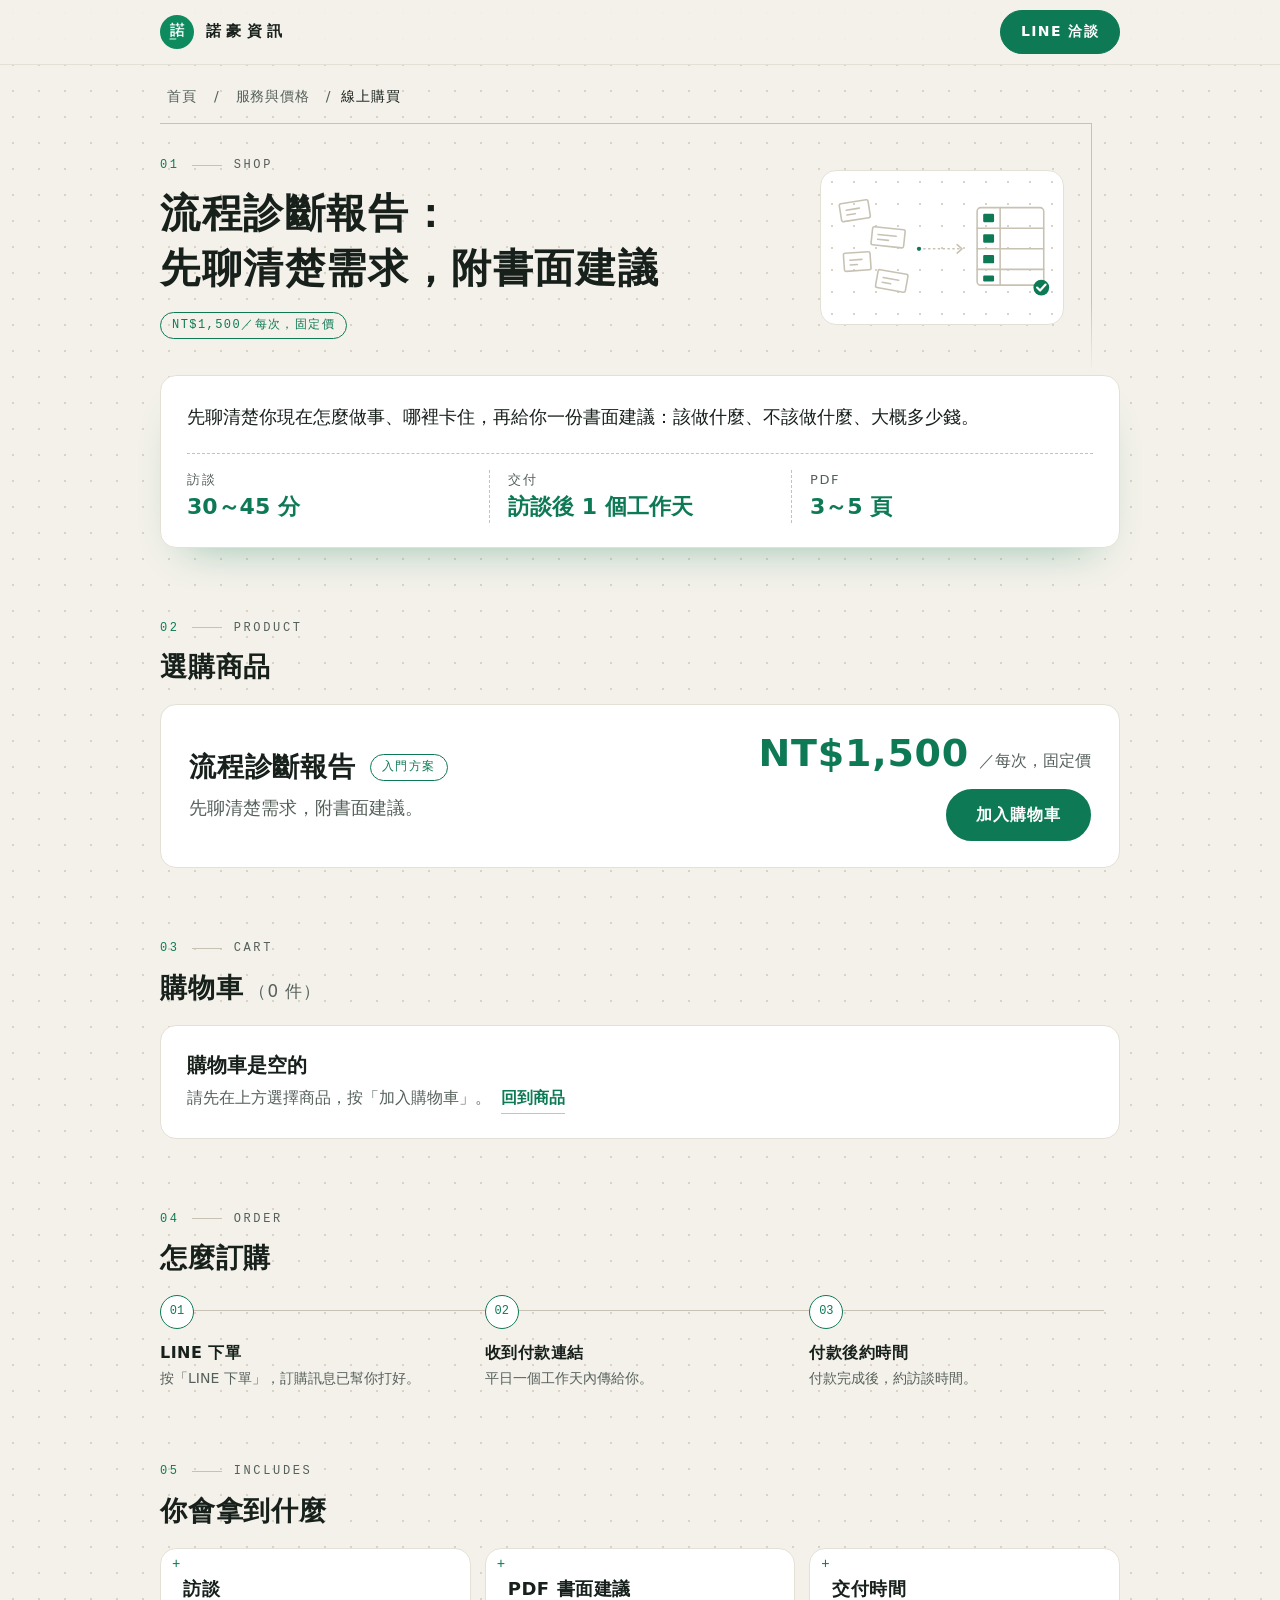
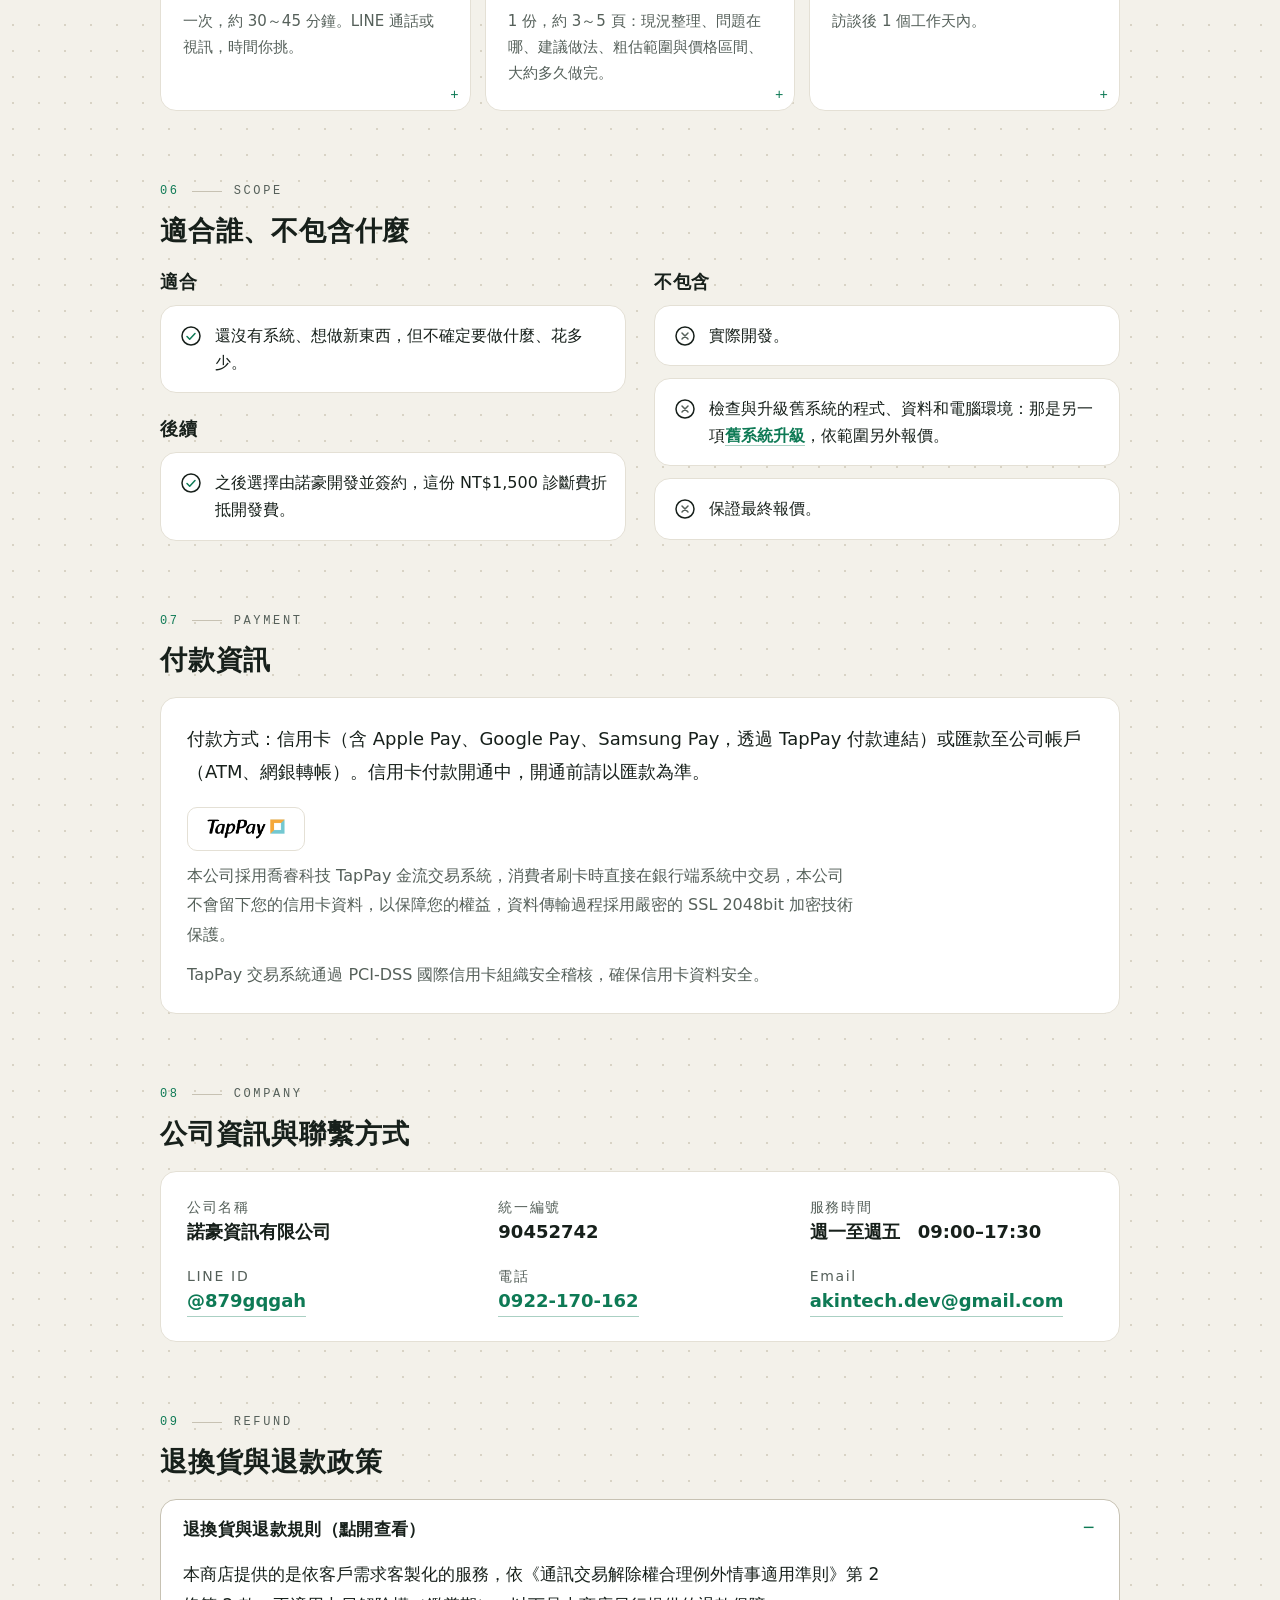
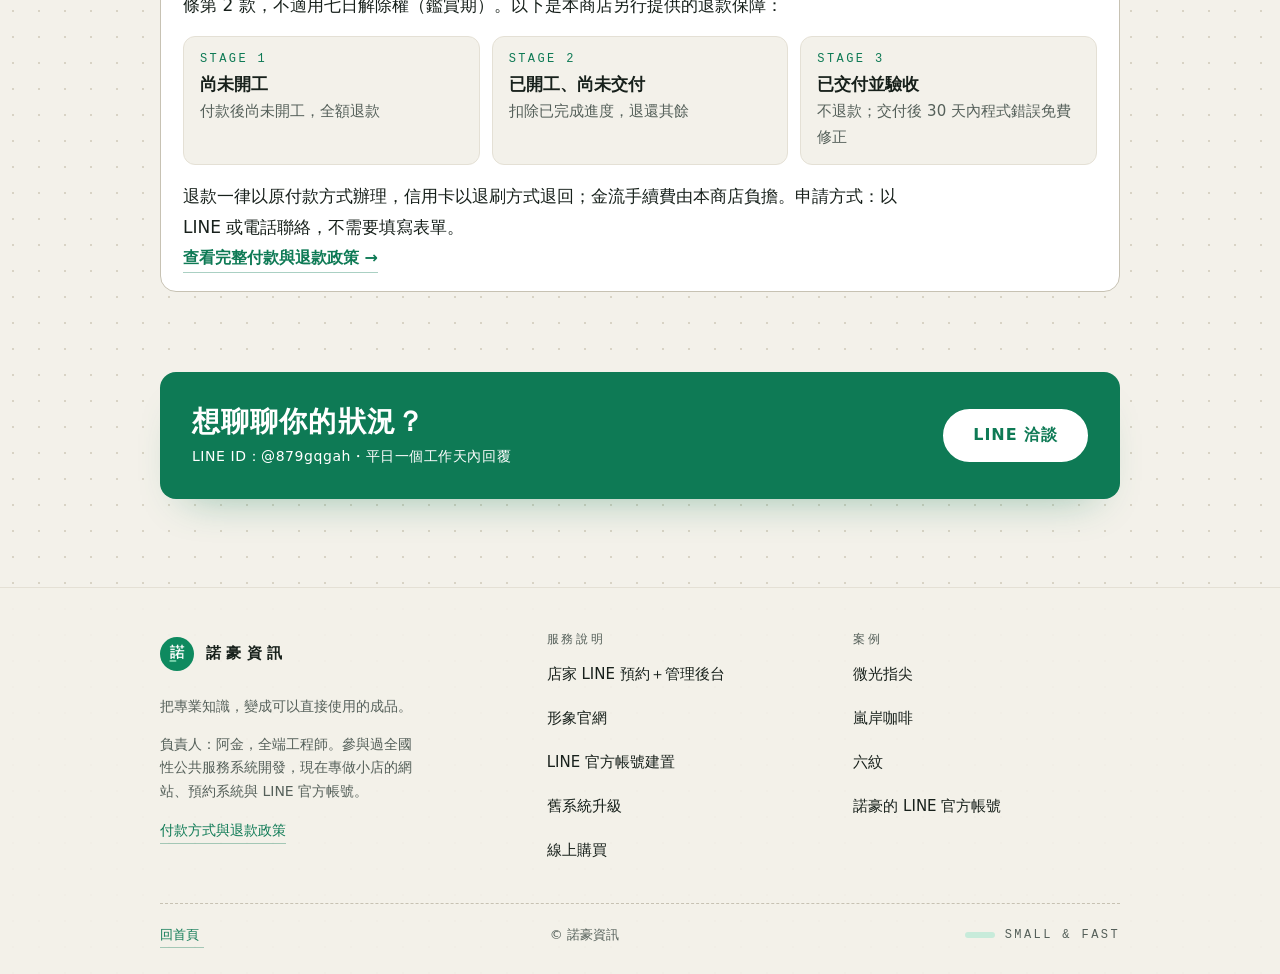
<file: shop/index.html>
<!doctype html>
<html lang="zh-Hant-TW">
<head>
<meta charset="utf-8">
<meta name="viewport" content="width=device-width, initial-scale=1">
<meta name="color-scheme" content="light">
<title>線上購買｜流程診斷報告 NT$1,500｜諾豪資訊</title>
<meta name="description" content="流程診斷報告：訪談一次約 30～45 分鐘，訪談後 1 個工作天內交付 3～5 頁 PDF 書面建議。每次 NT$1,500，固定價；之後選擇由諾豪開發並簽約，診斷費折抵開發費。可加入購物車，LINE 下單。">
<meta name="theme-color" content="#0E7A55">
<link rel="canonical" href="https://nuohao.tw/shop/">
<meta name="robots" content="index,follow,max-image-preview:large">
<meta property="og:type" content="website">
<meta property="og:site_name" content="諾豪資訊 Knowhow">
<meta property="og:locale" content="zh_TW">
<meta property="og:title" content="線上購買｜流程診斷報告 NT$1,500｜諾豪資訊">
<meta property="og:description" content="流程診斷報告：訪談一次約 30～45 分鐘，訪談後 1 個工作天內交付 3～5 頁 PDF 書面建議。每次 NT$1,500，固定價；之後選擇由諾豪開發並簽約，診斷費折抵開發費。可加入購物車，LINE 下單。">
<meta property="og:url" content="https://nuohao.tw/shop/">
<meta property="og:image" content="https://nuohao.tw/og.png">
<meta property="og:image:width" content="1200">
<meta property="og:image:height" content="630">
<meta property="og:image:alt" content="諾豪資訊 Knowhow：把專業知識，變成可以直接使用的成品">
<meta name="twitter:card" content="summary_large_image">
<meta name="twitter:title" content="線上購買｜流程診斷報告 NT$1,500｜諾豪資訊">
<meta name="twitter:description" content="流程診斷報告：訪談一次約 30～45 分鐘，訪談後 1 個工作天內交付 3～5 頁 PDF 書面建議。每次 NT$1,500，固定價；之後選擇由諾豪開發並簽約，診斷費折抵開發費。可加入購物車，LINE 下單。">
<meta name="twitter:image" content="https://nuohao.tw/og.png">
<link rel="icon" href="../logo.png">
<link rel="stylesheet" href="../assets/page.css">
<script defer src="../assets/lightbox.js"></script>
<script defer src="https://cloud.umami.is/script.js" data-website-id="61f8dd1d-a873-4ab9-80a0-dcf2a8809eeb" data-domains="nuohao.tw,tonyging.github.io" data-do-not-track="true"></script>
<script type="application/ld+json">
{
  "@context": "https://schema.org",
  "@graph": [
    {
      "@type": "BreadcrumbList",
      "@id": "https://nuohao.tw/shop/#breadcrumb",
      "itemListElement": [
        {
          "@type": "ListItem",
          "position": 1,
          "name": "首頁",
          "item": "https://nuohao.tw/"
        },
        {
          "@type": "ListItem",
          "position": 2,
          "name": "服務與價格",
          "item": "https://nuohao.tw/#services"
        },
        {
          "@type": "ListItem",
          "position": 3,
          "name": "線上購買",
          "item": "https://nuohao.tw/shop/"
        }
      ]
    },
    {
      "@type": "WebPage",
      "@id": "https://nuohao.tw/shop/#webpage",
      "url": "https://nuohao.tw/shop/",
      "name": "線上購買｜流程診斷報告 NT$1,500｜諾豪資訊",
      "description": "流程診斷報告：訪談一次約 30～45 分鐘，訪談後 1 個工作天內交付 3～5 頁 PDF 書面建議。每次 NT$1,500，固定價；之後選擇由諾豪開發並簽約，診斷費折抵開發費。可加入購物車，LINE 下單。",
      "inLanguage": "zh-Hant-TW",
      "isPartOf": {
        "@id": "https://nuohao.tw/#website"
      },
      "breadcrumb": {
        "@id": "https://nuohao.tw/shop/#breadcrumb"
      }
    },
    {
      "@type": "Product",
      "@id": "https://nuohao.tw/shop/#product",
      "name": "流程診斷報告",
      "description": "訪談一次約 30～45 分鐘（LINE 通話或視訊），訪談後 1 個工作天內交付 1 份 3～5 頁 PDF 書面建議：現況整理、問題在哪、建議做法、粗估範圍與價格區間、大約多久做完。之後選擇由諾豪開發並簽約，診斷費折抵開發費。",
      "url": "https://nuohao.tw/shop/",
      "brand": {
        "@id": "https://nuohao.tw/#org"
      },
      "offers": {
        "@type": "Offer",
        "url": "https://nuohao.tw/shop/",
        "price": 1500,
        "priceCurrency": "TWD",
        "availability": "https://schema.org/InStock",
        "seller": {
          "@id": "https://nuohao.tw/#org"
        }
      }
    }
  ]
}
</script>
</head>
<body>
<!-- 由 tools/build_pages.py 產生，不要手動修改；要改文字請改 tools/pages_content.py 再重跑 -->
<header class="pg-top">
  <div class="pg-top-in">
    <a class="pg-brand" href="../"><img src="../logo.png" width="34" height="34" alt=""><span>諾豪資訊</span></a>
    <a class="pg-pill" href="https://line.me/R/ti/p/@879gqgah" target="_blank" rel="noopener" data-track="page-line-cta">LINE 洽談</a>
  </div>
</header>
<main class="pg-wrap pg-main" id="main">
<nav class="pg-crumb pg-rise" aria-label="麵包屑">
    <a href="../">首頁</a><span aria-hidden="true">/</span><a href="../#services">服務與價格</a><span aria-hidden="true">/</span><span aria-current="page">線上購買</span>
  </nav>
<header class="pg-hero">
  <div class="pg-hero-txt">
    <p class="pg-label"><b>01</b><i></i>SHOP</p>
    <h1 class="pg-h1 pg-rise">流程診斷報告：<wbr>先聊清楚需求，<wbr>附書面建議</h1>
    <span class="pg-badge pg-rise">NT$1,500／每次，固定價</span>
  </div>
  <div class="pg-hero-art" aria-hidden="true">
    <svg class="pg-art" viewBox="0 0 360 220" focusable="false">
      <g fill="none" stroke="currentColor" stroke-width="2.6" stroke-linecap="round" stroke-linejoin="round">
        <g class="pg-fly pg-f0"><g class="pg-bob" style="--b:0"><g transform="rotate(-9 36 49)"><rect class="pg-d" style="--i:0" pathLength="1" x="12" y="34" width="48" height="30" rx="3"/><path class="pg-d" style="--i:1" pathLength="1" d="M22 46 h22 M22 54 h14"/></g></g></g>
        <g class="pg-fly pg-f1"><g class="pg-bob" style="--b:1"><g transform="rotate(6 91 93)"><rect class="pg-d" style="--i:2" pathLength="1" x="64" y="78" width="54" height="30" rx="3"/><path class="pg-d" style="--i:3" pathLength="1" d="M74 90 h30 M74 98 h18"/></g></g></g>
        <g class="pg-fly pg-f2"><g class="pg-bob" style="--b:2"><g transform="rotate(-4 40 133)"><rect class="pg-d" style="--i:4" pathLength="1" x="18" y="118" width="44" height="30" rx="3"/><path class="pg-d" style="--i:5" pathLength="1" d="M28 130 h20 M28 138 h12"/></g></g></g>
        <g class="pg-fly pg-f3"><g class="pg-bob" style="--b:3"><g transform="rotate(10 97 165)"><rect class="pg-d" style="--i:6" pathLength="1" x="72" y="150" width="50" height="30" rx="3"/><path class="pg-d" style="--i:7" pathLength="1" d="M82 162 h26 M82 170 h14"/></g></g></g>
        <path d="M142 112 H212" stroke-dasharray="2 6"/>
        <path class="pg-d" style="--i:8" pathLength="1" d="M205 105 L213 112 L205 119"/>
        <rect class="pg-d" style="--i:9" pathLength="1" x="238" y="44" width="110" height="128" rx="6"/>
        <path class="pg-d" style="--i:10" pathLength="1" d="M238 78 H348 M238 112 H348 M238 146 H348 M276 44 V172"/>
      </g>
      <g class="pg-g" fill="currentColor">
        <circle class="pg-dot" cx="142" cy="112" r="3.5"/>
        <rect class="pg-c0" x="248" y="54" width="18" height="14" rx="2"/>
        <rect class="pg-c1" x="248" y="88" width="18" height="14" rx="2"/>
        <rect class="pg-c2" x="248" y="122" width="18" height="14" rx="2"/>
        <rect class="pg-c3" x="248" y="156" width="18" height="10" rx="2"/>
        <circle class="pg-cc" cx="344" cy="176" r="13"/>
      </g>
      <path class="pg-tick" pathLength="1" d="M337 176 l5 5 l9 -10" fill="none" stroke="var(--card)" stroke-width="3.6" stroke-linecap="round" stroke-linejoin="round"/>
    </svg>
  </div>
</header>
<section class="pg-card pg-answer pg-rise" aria-label="簡短回答">
    <p class="pg-lead">先聊清楚你現在怎麼做事、哪裡卡住，再給你一份書面建議：該做什麼、不該做什麼、大概多少錢。</p>
    <dl class="pg-facts"><div><dt>訪談</dt><dd>30～45 分</dd></div><div><dt>交付</dt><dd>訪談後 1 個工作天</dd></div><div><dt>PDF</dt><dd>3～5 頁</dd></div></dl>
  </section>
<section class="pg-sec pg-sec-s pg-reveal" id="pg-shop">
  <p class="pg-label"><b>02</b><i></i>PRODUCT</p>
  <h2 class="pg-h2" id="product">選購商品</h2>
  <article class="pg-card pg-prod">
    <div class="pg-prod-body">
      <h3>流程診斷報告<span class="pg-badge">入門方案</span></h3>
      <p>先聊清楚需求，附書面建議。</p>
    </div>
    <div class="pg-prod-buy">
      <p class="pg-price"><b>NT$1,500</b><span>／每次，固定價</span></p>
      <button type="button" class="pg-btn pg-btn-solid" id="pg-add" aria-describedby="pg-cart-live" data-track="add-to-cart">加入購物車</button>
      <a class="pg-u pg-strong pg-viewcart" id="pg-view-cart" href="#pg-cart-h" hidden data-track="view-cart">查看購物車 ↓</a>
    </div>
  </article>
</section>
<section class="pg-sec pg-sec-s pg-reveal" id="pg-cart" aria-labelledby="pg-cart-h">
  <p class="pg-label"><b>03</b><i></i>CART</p>
  <h2 class="pg-h2" id="pg-cart-h" tabindex="-1">購物車<span id="pg-cart-count" class="pg-cart-count">（0 件）</span></h2>
  <div class="pg-card pg-cart">
    <p class="pg-sr" id="pg-cart-live" role="status" aria-live="polite"></p>
    <div id="pg-cart-empty">
      <p class="pg-cart-empty-t">購物車是空的</p>
      <p class="pg-cart-empty-h">請先在上方選擇商品，按「加入購物車」。<a class="pg-u pg-strong" href="#product" data-track="cart-back-to-product">回到商品</a></p>
    </div>
    <div id="pg-cart-full" hidden>
      <div class="pg-cart-row">
        <div class="pg-cart-name"><b>流程診斷報告</b><span>數量 1 份</span></div>
        <dl class="pg-cart-nums">
          <div><dt>單價</dt><dd>NT$1,500</dd></div>
          <div><dt>小計</dt><dd>NT$1,500</dd></div>
        </dl>
        <button type="button" class="pg-btn pg-btn-ghost pg-rm" id="pg-cart-rm" aria-label="從購物車移除流程診斷報告" data-track="remove-from-cart">移除</button>
      </div>
      <p class="pg-cart-total"><span>合計</span><b>NT$1,500</b></p>
      <div class="pg-cart-go">
        <a class="pg-btn pg-btn-solid" id="pg-checkout" href="https://line.me/R/oaMessage/%40879gqgah/?text=%E6%88%91%E8%A6%81%E8%A8%82%E8%B3%BC%EF%BC%9A%E6%B5%81%E7%A8%8B%E8%A8%BA%E6%96%B7%E5%A0%B1%E5%91%8A%20NT%241%2C500%20%C3%971" target="_blank" rel="noopener" data-track="go-order-line">LINE 下單</a>
        <p class="pg-pay-note">按下 LINE 下單，平日一個工作天內傳付款連結給你；付款完成後，我們在 LINE 回覆確認，訂單就成立。</p>
      </div>
    </div>
    <noscript><p class="pg-cart-empty-h">購物車需要開啟 JavaScript。也可以直接<a class="pg-u pg-strong" href="https://line.me/R/ti/p/@879gqgah" target="_blank" rel="noopener">加 LINE 洽談</a>。</p></noscript>
  </div>
</section>
<section class="pg-sec pg-sec-s pg-reveal">
  <p class="pg-label"><b>04</b><i></i>ORDER</p>
  <h2 class="pg-h2">怎麼訂購</h2>
  <ol class="pg-steps pg-steps3"><li><b>LINE 下單</b><span>按「LINE 下單」，訂購訊息已幫你打好。</span></li><li><b>收到付款連結</b><span>平日一個工作天內傳給你。</span></li><li><b>付款後約時間</b><span>付款完成後，約訪談時間。</span></li></ol>
</section>
<section class="pg-sec pg-sec-s pg-reveal">
  <p class="pg-label"><b>05</b><i></i>INCLUDES</p>
  <h2 class="pg-h2">你會拿到什麼</h2>
  <div class="pg-bento"><article class="pg-tile" style="--sp:4"><h3>訪談</h3><p>一次，約 30～45 分鐘。LINE 通話或視訊，時間你挑。</p></article><article class="pg-tile" style="--sp:4"><h3>PDF 書面建議</h3><p>1 份，約 3～5 頁：現況整理、問題在哪、建議做法、粗估範圍與價格區間、大約多久做完。</p></article><article class="pg-tile" style="--sp:4"><h3>交付時間</h3><p>訪談後 1 個工作天內。</p></article></div>
</section>
<section class="pg-sec pg-sec-s pg-reveal">
  <p class="pg-label"><b>06</b><i></i>SCOPE</p>
  <h2 class="pg-h2">適合誰、不包含什麼</h2>
  <div class="pg-split">
    <div><h3 class="pg-h3">適合</h3><ul class="pg-fit pg-sol"><li><svg viewBox="0 0 24 24" fill="none" stroke="currentColor" stroke-width="1.5" stroke-linecap="round" stroke-linejoin="round" aria-hidden="true"><circle cx="12" cy="12" r="9"/><path d="M8 12.5l2.7 2.7L16 9.5" stroke="var(--green)"/></svg><span>還沒有系統、想做新東西，但不確定要做什麼、花多少。</span></li></ul>
      <h3 class="pg-h3">後續</h3><ul class="pg-fit pg-sol"><li><svg viewBox="0 0 24 24" fill="none" stroke="currentColor" stroke-width="1.5" stroke-linecap="round" stroke-linejoin="round" aria-hidden="true"><circle cx="12" cy="12" r="9"/><path d="M8 12.5l2.7 2.7L16 9.5" stroke="var(--green)"/></svg><span>之後選擇由諾豪開發並簽約，這份 NT$1,500 診斷費折抵開發費。</span></li></ul></div>
    <div><h3 class="pg-h3">不包含</h3><ul class="pg-fit pg-sol"><li><svg viewBox="0 0 24 24" fill="none" stroke="currentColor" stroke-width="1.5" stroke-linecap="round" stroke-linejoin="round" aria-hidden="true"><circle cx="12" cy="12" r="9"/><path d="M9 9l6 6M15 9l-6 6" stroke="var(--muted)"/></svg><span>實際開發。</span></li><li><svg viewBox="0 0 24 24" fill="none" stroke="currentColor" stroke-width="1.5" stroke-linecap="round" stroke-linejoin="round" aria-hidden="true"><circle cx="12" cy="12" r="9"/><path d="M9 9l6 6M15 9l-6 6" stroke="var(--muted)"/></svg><span>檢查與升級舊系統的程式、資料和電腦環境：那是另一項<a class="pg-u" href="../services/legacy-upgrade/" data-track="page-faq-link">舊系統升級</a>，依範圍另外報價。</span></li><li><svg viewBox="0 0 24 24" fill="none" stroke="currentColor" stroke-width="1.5" stroke-linecap="round" stroke-linejoin="round" aria-hidden="true"><circle cx="12" cy="12" r="9"/><path d="M9 9l6 6M15 9l-6 6" stroke="var(--muted)"/></svg><span>保證最終報價。</span></li></ul></div>
  </div>
</section>
<section class="pg-sec pg-sec-s pg-reveal">
  <p class="pg-label"><b>07</b><i></i>PAYMENT</p>
  <h2 class="pg-h2">付款資訊</h2>
  <div class="pg-card pg-pay">
    <p class="pg-lead">付款方式：信用卡（含 Apple Pay、Google Pay、Samsung Pay，透過 TapPay 付款連結）或匯款至公司帳戶（ATM、網銀轉帳）。信用卡付款開通中，開通前請以匯款為準。</p>
    <p class="pg-tappay"><img src="../img/tappay/tappay-horizontal.png" width="662" height="261" alt="TapPay 金流"></p>
    <p class="pg-pay-sec">本公司採用喬睿科技 TapPay 金流交易系統，消費者刷卡時直接在銀行端系統中交易，本公司不會留下您的信用卡資料，以保障您的權益，資料傳輸過程採用嚴密的 SSL 2048bit 加密技術保護。</p>
    <p class="pg-pay-sec">TapPay 交易系統通過 PCI-DSS 國際信用卡組織安全稽核，確保信用卡資料安全。</p>
  </div>
</section>
<section class="pg-sec pg-sec-s pg-reveal">
  <p class="pg-label"><b>08</b><i></i>COMPANY</p>
  <h2 class="pg-h2">公司資訊與聯繫方式</h2>
  <dl class="pg-card pg-info"><div><dt>公司名稱</dt><dd>諾豪資訊有限公司</dd></div><div><dt>統一編號</dt><dd>90452742</dd></div><div><dt>服務時間</dt><dd>週一至週五　09:00–17:30</dd></div><div><dt>LINE ID</dt><dd><a class="pg-u" href="https://line.me/R/ti/p/@879gqgah" target="_blank" rel="noopener" data-track="shop-line-id">@879gqgah</a></dd></div><div><dt>電話</dt><dd><a class="pg-u" href="tel:0922170162" data-track="click-phone">0922-170-162</a></dd></div><div><dt>Email</dt><dd><a class="pg-u" href="mailto:akintech.dev@gmail.com" data-track="click-email">akintech.dev@gmail.com</a></dd></div></dl>
</section>
<section class="pg-sec pg-sec-s pg-reveal" id="refund-policy">
  <p class="pg-label"><b>09</b><i></i>REFUND</p>
  <h2 class="pg-h2">退換貨與退款政策</h2>
  <div class="pg-faq"><details id="pg-refund-d" open>
    <summary>退換貨與退款規則（點開查看）</summary>
    <div class="pg-refund">
      <p class="pg-text">本商店提供的是依客戶需求客製化的服務，依《通訊交易解除權合理例外情事適用準則》第 2 條第 2 款，不適用七日解除權（鑑賞期）。以下是本商店另行提供的退款保障：</p>
      <ol class="pg-stages"><li><b>尚未開工</b><span>付款後尚未開工，全額退款</span></li><li><b>已開工、尚未交付</b><span>扣除已完成進度，退還其餘</span></li><li><b>已交付並驗收</b><span>不退款；交付後 30 天內程式錯誤免費修正</span></li></ol>
      <p class="pg-text pg-refund-via">退款一律以原付款方式辦理，信用卡以退刷方式退回；金流手續費由本商店負擔。申請方式：以 LINE 或電話聯絡，不需要填寫表單。</p>
      <a class="pg-u pg-strong" href="../#refund" data-track="shop-refund-link">查看完整付款與退款政策 →</a>
    </div>
  </details></div>
</section>
<section class="pg-cta pg-reveal" aria-labelledby="pg-cta-h">
    <div>
      <h2 id="pg-cta-h">想聊聊你的狀況？</h2>
      <p>LINE ID：@879gqgah・平日一個工作天內回覆</p>
    </div>
    <a class="pg-btn pg-btn-white" href="https://line.me/R/ti/p/@879gqgah" target="_blank" rel="noopener" data-track="page-line-cta-bottom">LINE 洽談</a>
  </section>
<script>
(function(){
  var KEY="nh-shop-cart", root=document.getElementById("pg-shop");
  if(!root) return;
  var add=document.getElementById("pg-add"), full=document.getElementById("pg-cart-full"),
      empty=document.getElementById("pg-cart-empty"), live=document.getElementById("pg-cart-live"),
      rm=document.getElementById("pg-cart-rm"), count=document.getElementById("pg-cart-count"),
      view=document.getElementById("pg-view-cart"), head=document.getElementById("pg-cart-h"),
      rd=document.getElementById("pg-refund-d");
  var inCart=false;
  /* 購物車只存在這個分頁的 sessionStorage（關掉分頁就清空），不收集、不傳送任何資料 */
  try{ inCart=sessionStorage.getItem(KEY)==="1"; }catch(x){}
  function save(){ try{ if(inCart) sessionStorage.setItem(KEY,"1"); else sessionStorage.removeItem(KEY); }catch(x){} }
  function rmo(){ return matchMedia("(prefers-reduced-motion:reduce)").matches; }
  function render(msg){
    full.hidden=!inCart; empty.hidden=inCart; view.hidden=!inCart;
    add.textContent=inCart?"已加入購物車":"加入購物車";
    add.setAttribute("aria-disabled",inCart?"true":"false");
    add.classList.toggle("is-done",inCart);
    count.textContent=inCart?"（1 件）":"（0 件）";
    if(msg) live.textContent=msg;
  }
  add.addEventListener("click",function(){
    if(inCart) return;
    inCart=true; save(); render("已加入購物車，合計 NT$1,500。");
  });
  /* 「查看購物車」：把焦點移到購物車標題並捲到那裡（鍵盤與讀屏使用者也知道購物車在哪） */
  view.addEventListener("click",function(e){
    e.preventDefault();
    head.focus({preventScroll:true});
    try{ head.scrollIntoView({block:"start",behavior:rmo()?"auto":"smooth"}); }catch(x){}
  });
  rm.addEventListener("click",function(){
    inCart=false; save(); render("已從購物車移除，購物車是空的。");
    add.focus();
  });
  /* 退換貨規則：桌機預設展開，手機預設收合（沒有 JS 時維持展開） */
  if(rd&&matchMedia("(max-width:767px)").matches) rd.removeAttribute("open");
  render("");
  /* 成效追蹤：與首頁相同，點擊帶有 data-track 的元素時送出事件；分析腳本未載入時什麼都不會發生 */
  document.addEventListener("click",function(e){
    var el=e.target.closest&&e.target.closest("[data-track]"); if(!el) return;
    try{ if(window.umami&&typeof window.umami.track==="function") window.umami.track(el.getAttribute("data-track")); }catch(x){}
  },true);
})();
</script>
</main>
<footer class="pg-foot">
  <div class="pg-wrap pg-foot-in">
    <div class="pg-foot-brand">
      <a class="pg-brand" href="../"><img src="../logo.png" width="34" height="34" alt=""><span>諾豪資訊</span></a>
      <p>把專業知識，變成可以直接使用的成品。</p>
      <p>負責人：阿金，全端工程師。參與過全國性公共服務系統開發，現在專做小店的網站、預約系統與 LINE 官方帳號。</p>
      <p><a class="pg-u" href="../#refund">付款方式與退款政策</a></p>
    </div>
    <nav class="pg-foot-col" aria-label="服務說明"><h2>服務說明</h2><ul><li><a href="../services/booking-system/">店家 LINE 預約＋管理後台</a></li><li><a href="../services/website/">形象官網</a></li><li><a href="../services/line-official-account/">LINE 官方帳號建置</a></li><li><a href="../services/legacy-upgrade/">舊系統升級</a></li><li><a href="../shop/">線上購買</a></li></ul></nav>
    <nav class="pg-foot-col" aria-label="案例"><h2>案例</h2><ul><li><a href="../work/glimmer-booking/">微光指尖</a></li><li><a href="../work/lanan-coffee/">嵐岸咖啡</a></li><li><a href="../work/liuwen-shop/">六紋</a></li><li><a href="../work/knowhow-line-oa/">諾豪的 LINE 官方帳號</a></li></ul></nav>
  </div>
  <div class="pg-wrap pg-foot-bar"><a class="pg-u" href="../">回首頁</a><span>© 諾豪資訊</span><span class="pg-tg"><i></i>SMALL &amp; FAST</span></div>
</footer>
</body>
</html>
</file>
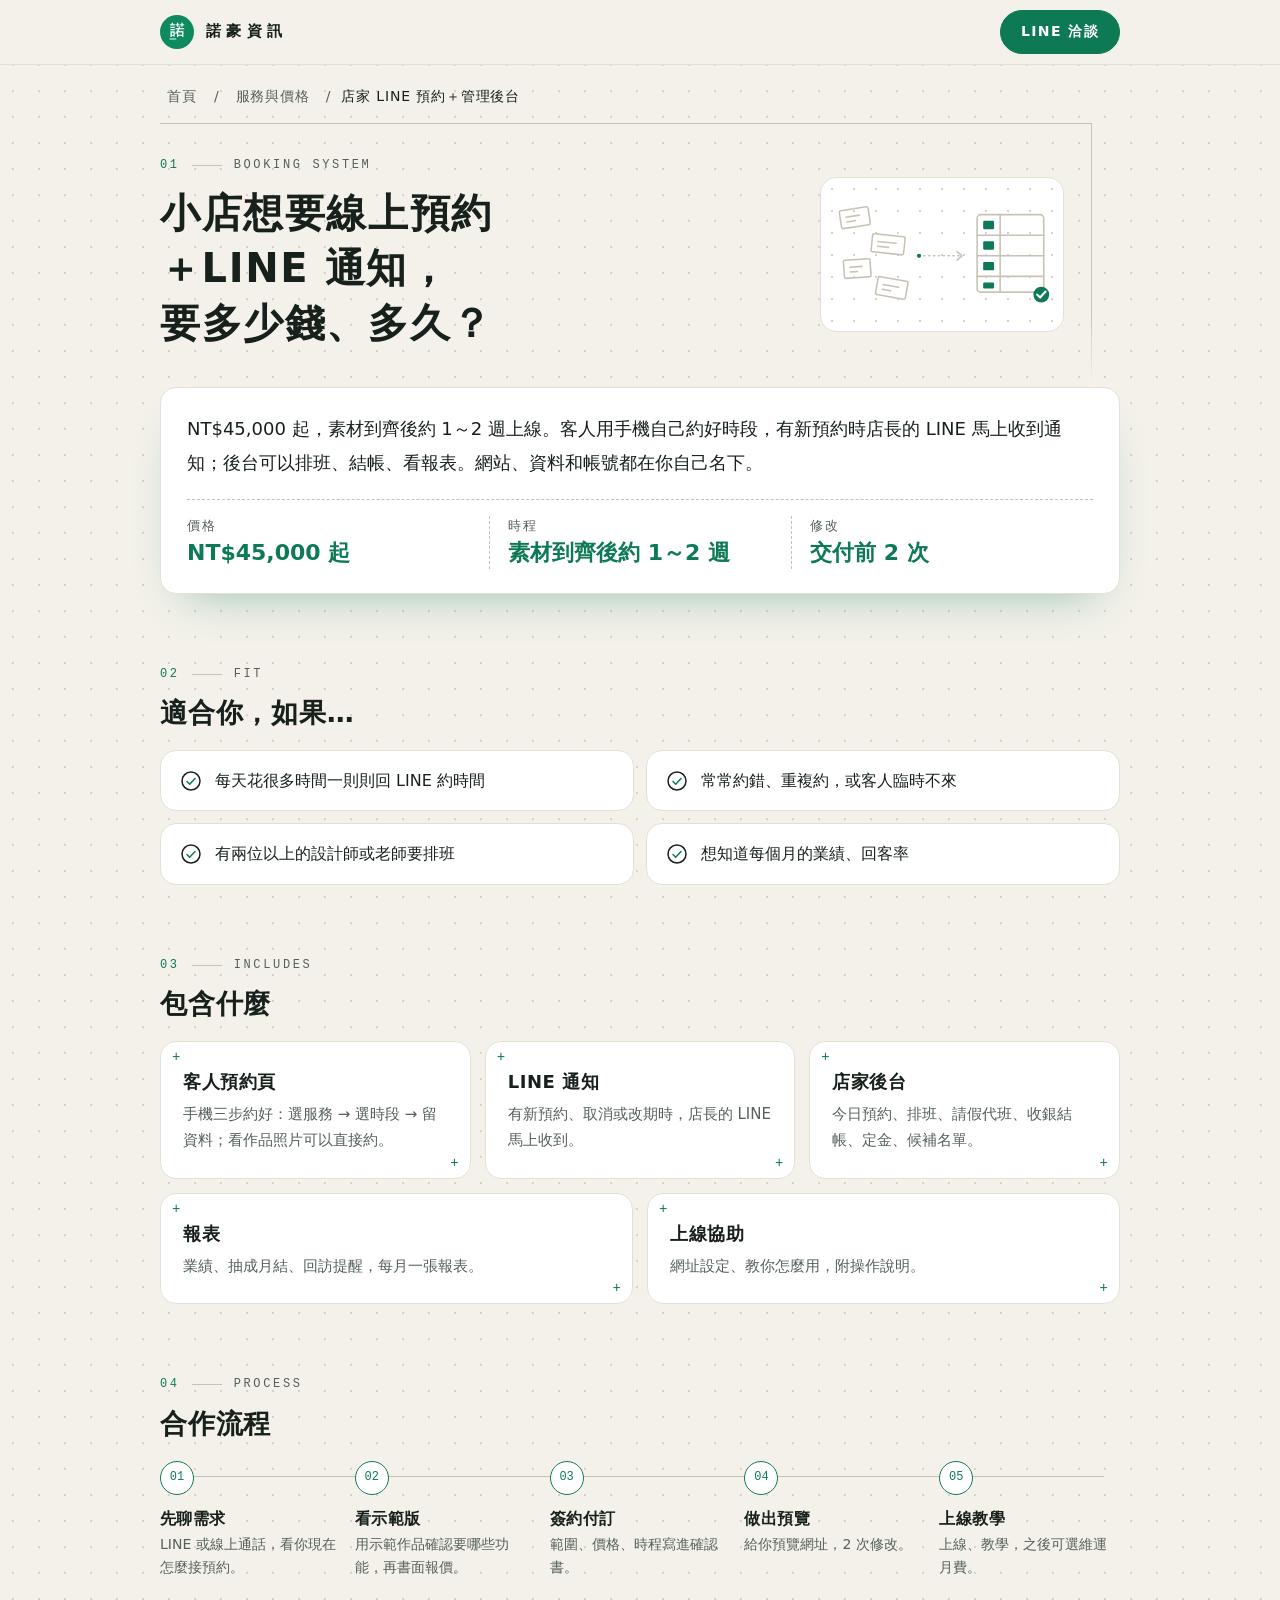
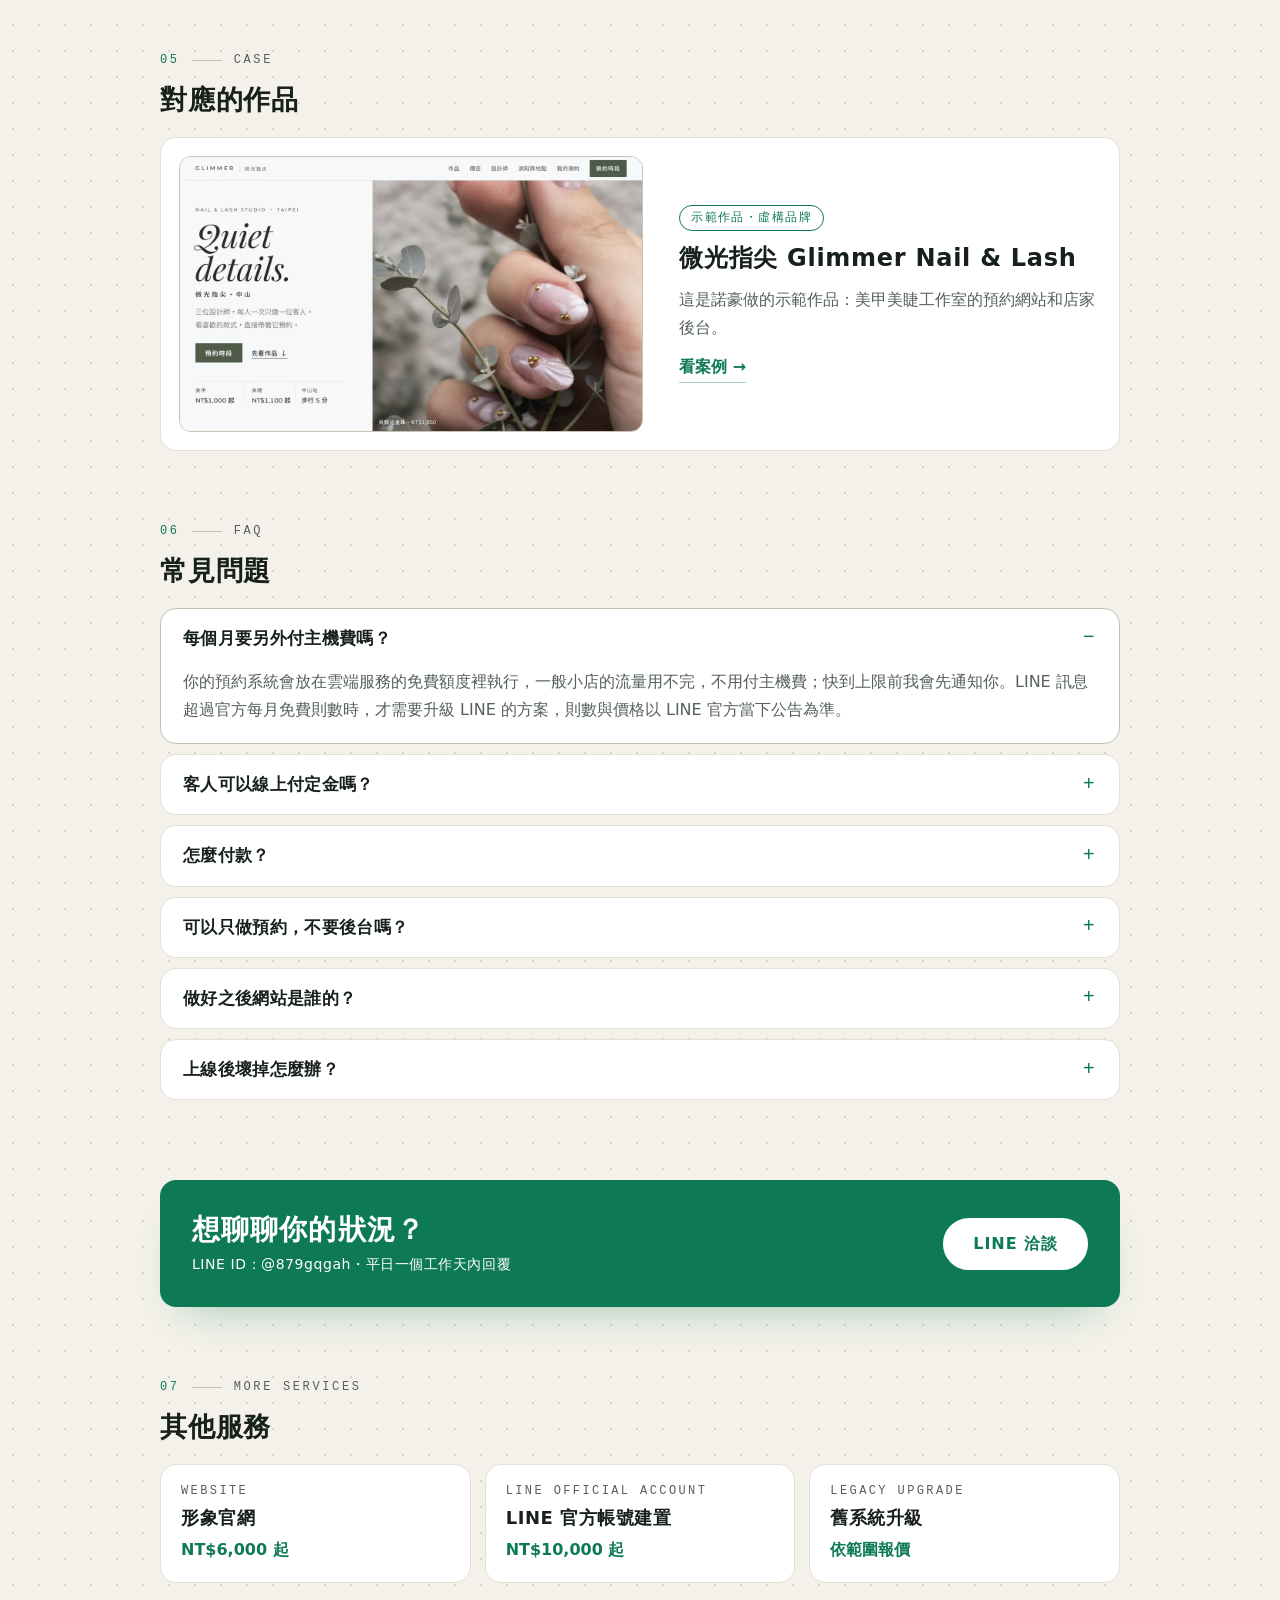
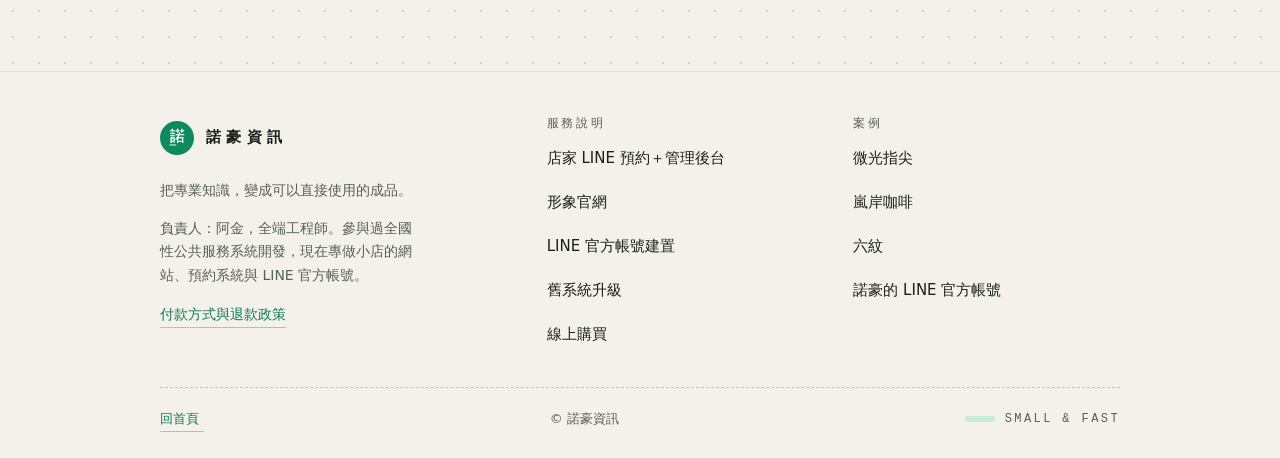
<file: services/booking-system/index.html>
<!doctype html>
<html lang="zh-Hant-TW">
<head>
<meta charset="utf-8">
<meta name="viewport" content="width=device-width, initial-scale=1">
<meta name="color-scheme" content="light">
<title>小店線上預約系統＋LINE 通知：NT$45,000 起｜諾豪資訊</title>
<meta name="description" content="美甲、美睫、美髮、工作室等小店的線上預約網站與店家後台：客人用手機三步預約，店長的 LINE 馬上收到通知，附排班、結帳、報表。NT$45,000 起，有可以直接點開的示範作品。">
<meta name="theme-color" content="#0E7A55">
<link rel="canonical" href="https://nuohao.tw/services/booking-system/">
<meta name="robots" content="index,follow,max-image-preview:large">
<meta property="og:type" content="website">
<meta property="og:site_name" content="諾豪資訊 Knowhow">
<meta property="og:locale" content="zh_TW">
<meta property="og:title" content="小店線上預約系統＋LINE 通知：NT$45,000 起｜諾豪資訊">
<meta property="og:description" content="美甲、美睫、美髮、工作室等小店的線上預約網站與店家後台：客人用手機三步預約，店長的 LINE 馬上收到通知，附排班、結帳、報表。NT$45,000 起，有可以直接點開的示範作品。">
<meta property="og:url" content="https://nuohao.tw/services/booking-system/">
<meta property="og:image" content="https://nuohao.tw/og.png">
<meta property="og:image:width" content="1200">
<meta property="og:image:height" content="630">
<meta property="og:image:alt" content="諾豪資訊 Knowhow：把專業知識，變成可以直接使用的成品">
<meta name="twitter:card" content="summary_large_image">
<meta name="twitter:title" content="小店線上預約系統＋LINE 通知：NT$45,000 起｜諾豪資訊">
<meta name="twitter:description" content="美甲、美睫、美髮、工作室等小店的線上預約網站與店家後台：客人用手機三步預約，店長的 LINE 馬上收到通知，附排班、結帳、報表。NT$45,000 起，有可以直接點開的示範作品。">
<meta name="twitter:image" content="https://nuohao.tw/og.png">
<link rel="icon" href="../../logo.png">
<link rel="stylesheet" href="../../assets/page.css">
<script defer src="../../assets/lightbox.js"></script>
<script defer src="https://cloud.umami.is/script.js" data-website-id="61f8dd1d-a873-4ab9-80a0-dcf2a8809eeb" data-domains="nuohao.tw,tonyging.github.io" data-do-not-track="true"></script>
<script type="application/ld+json">
{
  "@context": "https://schema.org",
  "@graph": [
    {
      "@type": "BreadcrumbList",
      "@id": "https://nuohao.tw/services/booking-system/#breadcrumb",
      "itemListElement": [
        {
          "@type": "ListItem",
          "position": 1,
          "name": "首頁",
          "item": "https://nuohao.tw/"
        },
        {
          "@type": "ListItem",
          "position": 2,
          "name": "服務與價格",
          "item": "https://nuohao.tw/#work"
        },
        {
          "@type": "ListItem",
          "position": 3,
          "name": "店家 LINE 預約＋管理後台",
          "item": "https://nuohao.tw/services/booking-system/"
        }
      ]
    },
    {
      "@type": "WebPage",
      "@id": "https://nuohao.tw/services/booking-system/#webpage",
      "url": "https://nuohao.tw/services/booking-system/",
      "name": "小店線上預約系統＋LINE 通知：NT$45,000 起｜諾豪資訊",
      "description": "美甲、美睫、美髮、工作室等小店的線上預約網站與店家後台：客人用手機三步預約，店長的 LINE 馬上收到通知，附排班、結帳、報表。NT$45,000 起，有可以直接點開的示範作品。",
      "inLanguage": "zh-Hant-TW",
      "isPartOf": {
        "@id": "https://nuohao.tw/#website"
      },
      "breadcrumb": {
        "@id": "https://nuohao.tw/services/booking-system/#breadcrumb"
      }
    },
    {
      "@type": "Service",
      "@id": "https://nuohao.tw/services/booking-system/#service",
      "name": "店家 LINE 預約＋管理後台",
      "description": "美甲、美睫、美髮、工作室等小店的線上預約網站與店家後台：客人用手機三步預約，店長的 LINE 馬上收到通知，附排班、結帳、報表。NT$45,000 起，有可以直接點開的示範作品。",
      "serviceType": "線上預約系統開發",
      "provider": {
        "@id": "https://nuohao.tw/#org"
      },
      "areaServed": {
        "@type": "Country",
        "name": "TW"
      },
      "url": "https://nuohao.tw/services/booking-system/",
      "offers": {
        "@type": "Offer",
        "priceSpecification": {
          "@type": "PriceSpecification",
          "minPrice": 45000,
          "priceCurrency": "TWD"
        }
      }
    },
    {
      "@type": "FAQPage",
      "@id": "https://nuohao.tw/services/booking-system/#faq",
      "mainEntity": [
        {
          "@type": "Question",
          "name": "每個月要另外付主機費嗎？",
          "acceptedAnswer": {
            "@type": "Answer",
            "text": "你的預約系統會放在雲端服務的免費額度裡執行，一般小店的流量用不完，不用付主機費；快到上限前我會先通知你。LINE 訊息超過官方每月免費則數時，才需要升級 LINE 的方案，則數與價格以 LINE 官方當下公告為準。"
          }
        },
        {
          "@type": "Question",
          "name": "客人可以線上付定金嗎？",
          "acceptedAnswer": {
            "@type": "Answer",
            "text": "後台可以記錄定金與收款。要讓客人在網站上刷卡付定金，需要串接金流（例如藍新、綠界）：金流帳號用你的名義申請，手續費由金流公司向你收，串接工作另外報價。"
          }
        },
        {
          "@type": "Question",
          "name": "怎麼付款？",
          "acceptedAnswer": {
            "@type": "Answer",
            "text": "簽約時付 50% 訂金，交付時付尾款；可用信用卡（含 Apple Pay、Google Pay、Samsung Pay，透過 TapPay 付款連結）或匯款至公司帳戶（ATM、網銀轉帳）。信用卡付款開通中，開通前請以匯款為準。退款依進度辦理，詳見官網的付款與退款政策。"
          }
        },
        {
          "@type": "Question",
          "name": "可以只做預約，不要後台嗎？",
          "acceptedAnswer": {
            "@type": "Answer",
            "text": "可以。先聊你最需要的部分，範圍變小，價格也會跟著調整，報價時寫清楚。"
          }
        },
        {
          "@type": "Question",
          "name": "做好之後網站是誰的？",
          "acceptedAnswer": {
            "@type": "Answer",
            "text": "網站、程式碼、資料和帳號都在你名下。不續約維運也能自己繼續用。"
          }
        },
        {
          "@type": "Question",
          "name": "上線後壞掉怎麼辦？",
          "acceptedAnswer": {
            "@type": "Answer",
            "text": "交付前有 2 次修改；交付後 30 天內發現的程式錯誤免費修正（不含新增功能）。之後可選月費方案（NT$3,000／月起，傳 LINE 就幫你改），或需要時再單次報價。"
          }
        }
      ]
    }
  ]
}
</script>
</head>
<body>
<!-- 由 tools/build_pages.py 產生，不要手動修改；要改文字請改 tools/pages_content.py 再重跑 -->
<header class="pg-top">
  <div class="pg-top-in">
    <a class="pg-brand" href="../../"><img src="../../logo.png" width="34" height="34" alt=""><span>諾豪資訊</span></a>
    <a class="pg-pill" href="https://line.me/R/ti/p/@879gqgah" target="_blank" rel="noopener" data-track="page-line-cta">LINE 洽談</a>
  </div>
</header>
<main class="pg-wrap pg-main" id="main">
<nav class="pg-crumb pg-rise" aria-label="麵包屑">
    <a href="../../">首頁</a><span aria-hidden="true">/</span><a href="../../#work">服務與價格</a><span aria-hidden="true">/</span><span aria-current="page">店家 LINE 預約＋管理後台</span>
  </nav>
<header class="pg-hero">
  <div class="pg-hero-txt">
    <p class="pg-label"><b>01</b><i></i>BOOKING SYSTEM</p>
    <h1 class="pg-h1 pg-rise">小店想要<wbr>線上預約<wbr>＋⁠LINE 通知，<wbr>要多少錢、<wbr>多久？</h1>
  </div>
  <div class="pg-hero-art" aria-hidden="true">
    <svg class="pg-art" viewBox="0 0 360 220" focusable="false">
      <g fill="none" stroke="currentColor" stroke-width="2.6" stroke-linecap="round" stroke-linejoin="round">
        <g class="pg-fly pg-f0"><g class="pg-bob" style="--b:0"><g transform="rotate(-9 36 49)"><rect class="pg-d" style="--i:0" pathLength="1" x="12" y="34" width="48" height="30" rx="3"/><path class="pg-d" style="--i:1" pathLength="1" d="M22 46 h22 M22 54 h14"/></g></g></g>
        <g class="pg-fly pg-f1"><g class="pg-bob" style="--b:1"><g transform="rotate(6 91 93)"><rect class="pg-d" style="--i:2" pathLength="1" x="64" y="78" width="54" height="30" rx="3"/><path class="pg-d" style="--i:3" pathLength="1" d="M74 90 h30 M74 98 h18"/></g></g></g>
        <g class="pg-fly pg-f2"><g class="pg-bob" style="--b:2"><g transform="rotate(-4 40 133)"><rect class="pg-d" style="--i:4" pathLength="1" x="18" y="118" width="44" height="30" rx="3"/><path class="pg-d" style="--i:5" pathLength="1" d="M28 130 h20 M28 138 h12"/></g></g></g>
        <g class="pg-fly pg-f3"><g class="pg-bob" style="--b:3"><g transform="rotate(10 97 165)"><rect class="pg-d" style="--i:6" pathLength="1" x="72" y="150" width="50" height="30" rx="3"/><path class="pg-d" style="--i:7" pathLength="1" d="M82 162 h26 M82 170 h14"/></g></g></g>
        <path d="M142 112 H212" stroke-dasharray="2 6"/>
        <path class="pg-d" style="--i:8" pathLength="1" d="M205 105 L213 112 L205 119"/>
        <rect class="pg-d" style="--i:9" pathLength="1" x="238" y="44" width="110" height="128" rx="6"/>
        <path class="pg-d" style="--i:10" pathLength="1" d="M238 78 H348 M238 112 H348 M238 146 H348 M276 44 V172"/>
      </g>
      <g class="pg-g" fill="currentColor">
        <circle class="pg-dot" cx="142" cy="112" r="3.5"/>
        <rect class="pg-c0" x="248" y="54" width="18" height="14" rx="2"/>
        <rect class="pg-c1" x="248" y="88" width="18" height="14" rx="2"/>
        <rect class="pg-c2" x="248" y="122" width="18" height="14" rx="2"/>
        <rect class="pg-c3" x="248" y="156" width="18" height="10" rx="2"/>
        <circle class="pg-cc" cx="344" cy="176" r="13"/>
      </g>
      <path class="pg-tick" pathLength="1" d="M337 176 l5 5 l9 -10" fill="none" stroke="var(--card)" stroke-width="3.6" stroke-linecap="round" stroke-linejoin="round"/>
    </svg>
  </div>
</header>
<section class="pg-card pg-answer pg-rise" aria-label="簡短回答">
    <p class="pg-lead">NT$45,000 起，素材到齊後約 1～2 週上線。客人用手機自己約好時段，有新預約時店長的 LINE 馬上收到通知；後台可以排班、結帳、看報表。網站、資料和帳號都在你自己名下。</p>
    <dl class="pg-facts"><div><dt>價格</dt><dd>NT$45,000 起</dd></div><div><dt>時程</dt><dd>素材到齊後約 1～2 週</dd></div><div><dt>修改</dt><dd>交付前 2 次</dd></div></dl>
  </section>
<section class="pg-sec pg-reveal">
  <p class="pg-label"><b>02</b><i></i>FIT</p>
  <h2 class="pg-h2">適合你，如果…</h2>
  <ul class="pg-fit"><li><svg viewBox="0 0 24 24" fill="none" stroke="currentColor" stroke-width="1.5" stroke-linecap="round" stroke-linejoin="round" aria-hidden="true"><circle cx="12" cy="12" r="9"/><path d="M8 12.5l2.7 2.7L16 9.5" stroke="var(--green)"/></svg><span>每天花很多時間一則則回 LINE 約時間</span></li><li><svg viewBox="0 0 24 24" fill="none" stroke="currentColor" stroke-width="1.5" stroke-linecap="round" stroke-linejoin="round" aria-hidden="true"><circle cx="12" cy="12" r="9"/><path d="M8 12.5l2.7 2.7L16 9.5" stroke="var(--green)"/></svg><span>常常約錯、重複約，或客人臨時不來</span></li><li><svg viewBox="0 0 24 24" fill="none" stroke="currentColor" stroke-width="1.5" stroke-linecap="round" stroke-linejoin="round" aria-hidden="true"><circle cx="12" cy="12" r="9"/><path d="M8 12.5l2.7 2.7L16 9.5" stroke="var(--green)"/></svg><span>有兩位以上的設計師或老師要排班</span></li><li><svg viewBox="0 0 24 24" fill="none" stroke="currentColor" stroke-width="1.5" stroke-linecap="round" stroke-linejoin="round" aria-hidden="true"><circle cx="12" cy="12" r="9"/><path d="M8 12.5l2.7 2.7L16 9.5" stroke="var(--green)"/></svg><span>想知道每個月的業績、回客率</span></li></ul>
</section>
<section class="pg-sec pg-reveal">
  <p class="pg-label"><b>03</b><i></i>INCLUDES</p>
  <h2 class="pg-h2">包含什麼</h2>
  <div class="pg-bento"><article class="pg-tile" style="--sp:4"><h3>客人預約頁</h3><p>手機三步約好：選服務 → 選時段 → 留資料；看作品照片可以直接約。</p></article><article class="pg-tile" style="--sp:4"><h3>LINE 通知</h3><p>有新預約、取消或改期時，店長的 LINE 馬上收到。</p></article><article class="pg-tile" style="--sp:4"><h3>店家後台</h3><p>今日預約、排班、請假代班、收銀結帳、定金、候補名單。</p></article><article class="pg-tile" style="--sp:6"><h3>報表</h3><p>業績、抽成月結、回訪提醒，每月一張報表。</p></article><article class="pg-tile" style="--sp:6"><h3>上線協助</h3><p>網址設定、教你怎麼用，附操作說明。</p></article></div>
</section>
<section class="pg-sec pg-reveal">
  <p class="pg-label"><b>04</b><i></i>PROCESS</p>
  <h2 class="pg-h2">合作流程</h2>
  <ol class="pg-steps"><li><b>先聊需求</b><span>LINE 或線上通話，看你現在怎麼接預約。</span></li><li><b>看示範版</b><span>用示範作品確認要哪些功能，再書面報價。</span></li><li><b>簽約付訂</b><span>範圍、價格、時程寫進確認書。</span></li><li><b>做出預覽</b><span>給你預覽網址，2 次修改。</span></li><li><b>上線教學</b><span>上線、教學，之後可選維運月費。</span></li></ol>
</section>
<p class="pg-mid"><a class="pg-btn pg-btn-ghost" href="https://line.me/R/ti/p/@879gqgah" target="_blank" rel="noopener" data-track="page-mid-line">LINE 問問看</a></p>
<section class="pg-sec pg-reveal">
  <p class="pg-label"><b>05</b><i></i>CASE</p>
  <h2 class="pg-h2">對應的作品</h2>
  <article class="pg-card pg-case">
    <div class="pg-case-fig"><a class="pg-case-img" href="../../img/work-glimmer.webp" target="_blank" rel="noopener" data-track="page-case-img"><img src="../../img/work-glimmer.webp" width="1200" height="712" loading="lazy" alt="微光指尖首頁畫面：大標「Quiet details.」與珍珠光美甲照片，右上角是「預約時段」按鈕"><span class="pg-zoom-ico" aria-hidden="true"><svg viewBox="0 0 24 24" fill="none" stroke="currentColor" stroke-width="1.6" stroke-linecap="round" stroke-linejoin="round"><circle cx="10.5" cy="10.5" r="6"/><path d="M15 15l5 5M10.5 8v5M8 10.5h5"/></svg></span></a><a class="pg-zoom-hint" href="../../img/work-glimmer.webp" target="_blank" rel="noopener" tabindex="-1" aria-hidden="true"><span class="pg-zoom-hint-ico" aria-hidden="true"><svg viewBox="0 0 24 24" fill="none" stroke="currentColor" stroke-width="1.6" stroke-linecap="round" stroke-linejoin="round"><circle cx="10.5" cy="10.5" r="6"/><path d="M15 15l5 5M10.5 8v5M8 10.5h5"/></svg></span>看大圖</a></div>
    <div class="pg-case-body">
      <span class="pg-badge">示範作品・虛構品牌</span>
      <h3>微光指尖 Glimmer Nail &amp; Lash</h3>
      <p>這是諾豪做的示範作品：美甲美睫工作室的預約網站和店家後台。</p>
      <a class="pg-u pg-strong" href="../../work/glimmer-booking/" data-track="page-case-link">看案例 →</a>
    </div>
  </article>
</section>
<section class="pg-sec pg-reveal">
  <p class="pg-label"><b>06</b><i></i>FAQ</p>
  <h2 class="pg-h2">常見問題</h2>
  <div class="pg-faq"><details open><summary>每個月要另外付主機費嗎？</summary><p>你的預約系統會放在雲端服務的免費額度裡執行，一般小店的流量用不完，不用付主機費；快到上限前我會先通知你。LINE 訊息超過官方每月免費則數時，才需要升級 LINE 的方案，則數與價格以 LINE 官方當下公告為準。</p></details><details><summary>客人可以線上付定金嗎？</summary><p>後台可以記錄定金與收款。要讓客人在網站上刷卡付定金，需要串接金流（例如藍新、綠界）：金流帳號用你的名義申請，手續費由金流公司向你收，串接工作另外報價。</p></details><details><summary>怎麼付款？</summary><p>簽約時付 50% 訂金，交付時付尾款；可用信用卡（含 Apple Pay、Google Pay、Samsung Pay，透過 TapPay 付款連結）或匯款至公司帳戶（ATM、網銀轉帳）。信用卡付款開通中，開通前請以匯款為準。退款依進度辦理，詳見官網的付款與退款政策。</p></details><details><summary>可以只做預約，不要後台嗎？</summary><p>可以。先聊你最需要的部分，範圍變小，價格也會跟著調整，報價時寫清楚。</p></details><details><summary>做好之後網站是誰的？</summary><p>網站、程式碼、資料和帳號都在你名下。不續約維運也能自己繼續用。</p></details><details><summary>上線後壞掉怎麼辦？</summary><p>交付前有 2 次修改；交付後 30 天內發現的程式錯誤免費修正（不含新增功能）。之後可選月費方案（NT$3,000／月起，傳 LINE 就幫你改），或需要時再單次報價。</p></details></div>
</section>
<section class="pg-cta pg-reveal" aria-labelledby="pg-cta-h">
    <div>
      <h2 id="pg-cta-h">想聊聊你的狀況？</h2>
      <p>LINE ID：@879gqgah・平日一個工作天內回覆</p>
    </div>
    <a class="pg-btn pg-btn-white" href="https://line.me/R/ti/p/@879gqgah" target="_blank" rel="noopener" data-track="page-line-cta-bottom">LINE 洽談</a>
  </section>
<section class="pg-sec pg-reveal">
  <p class="pg-label"><b>07</b><i></i>MORE SERVICES</p>
  <h2 class="pg-h2">其他服務</h2>
  <div class="pg-links"><a class="pg-card pg-link" href="../website/" data-track="page-other-service"><span class="pg-mono">WEBSITE</span><b>形象官網</b><em>NT$6,000 起</em></a><a class="pg-card pg-link" href="../line-official-account/" data-track="page-other-service"><span class="pg-mono">LINE OFFICIAL ACCOUNT</span><b>LINE 官方帳號建置</b><em>NT$10,000 起</em></a><a class="pg-card pg-link" href="../legacy-upgrade/" data-track="page-other-service"><span class="pg-mono">LEGACY UPGRADE</span><b>舊系統升級</b><em>依範圍報價</em></a></div>
</section>
</main>
<footer class="pg-foot">
  <div class="pg-wrap pg-foot-in">
    <div class="pg-foot-brand">
      <a class="pg-brand" href="../../"><img src="../../logo.png" width="34" height="34" alt=""><span>諾豪資訊</span></a>
      <p>把專業知識，變成可以直接使用的成品。</p>
      <p>負責人：阿金，全端工程師。參與過全國性公共服務系統開發，現在專做小店的網站、預約系統與 LINE 官方帳號。</p>
      <p><a class="pg-u" href="../../#refund">付款方式與退款政策</a></p>
    </div>
    <nav class="pg-foot-col" aria-label="服務說明"><h2>服務說明</h2><ul><li><a href="../../services/booking-system/">店家 LINE 預約＋管理後台</a></li><li><a href="../../services/website/">形象官網</a></li><li><a href="../../services/line-official-account/">LINE 官方帳號建置</a></li><li><a href="../../services/legacy-upgrade/">舊系統升級</a></li><li><a href="../../shop/">線上購買</a></li></ul></nav>
    <nav class="pg-foot-col" aria-label="案例"><h2>案例</h2><ul><li><a href="../../work/glimmer-booking/">微光指尖</a></li><li><a href="../../work/lanan-coffee/">嵐岸咖啡</a></li><li><a href="../../work/liuwen-shop/">六紋</a></li><li><a href="../../work/knowhow-line-oa/">諾豪的 LINE 官方帳號</a></li></ul></nav>
  </div>
  <div class="pg-wrap pg-foot-bar"><a class="pg-u" href="../../">回首頁</a><span>© 諾豪資訊</span><span class="pg-tg"><i></i>SMALL &amp; FAST</span></div>
</footer>
</body>
</html>
</file>
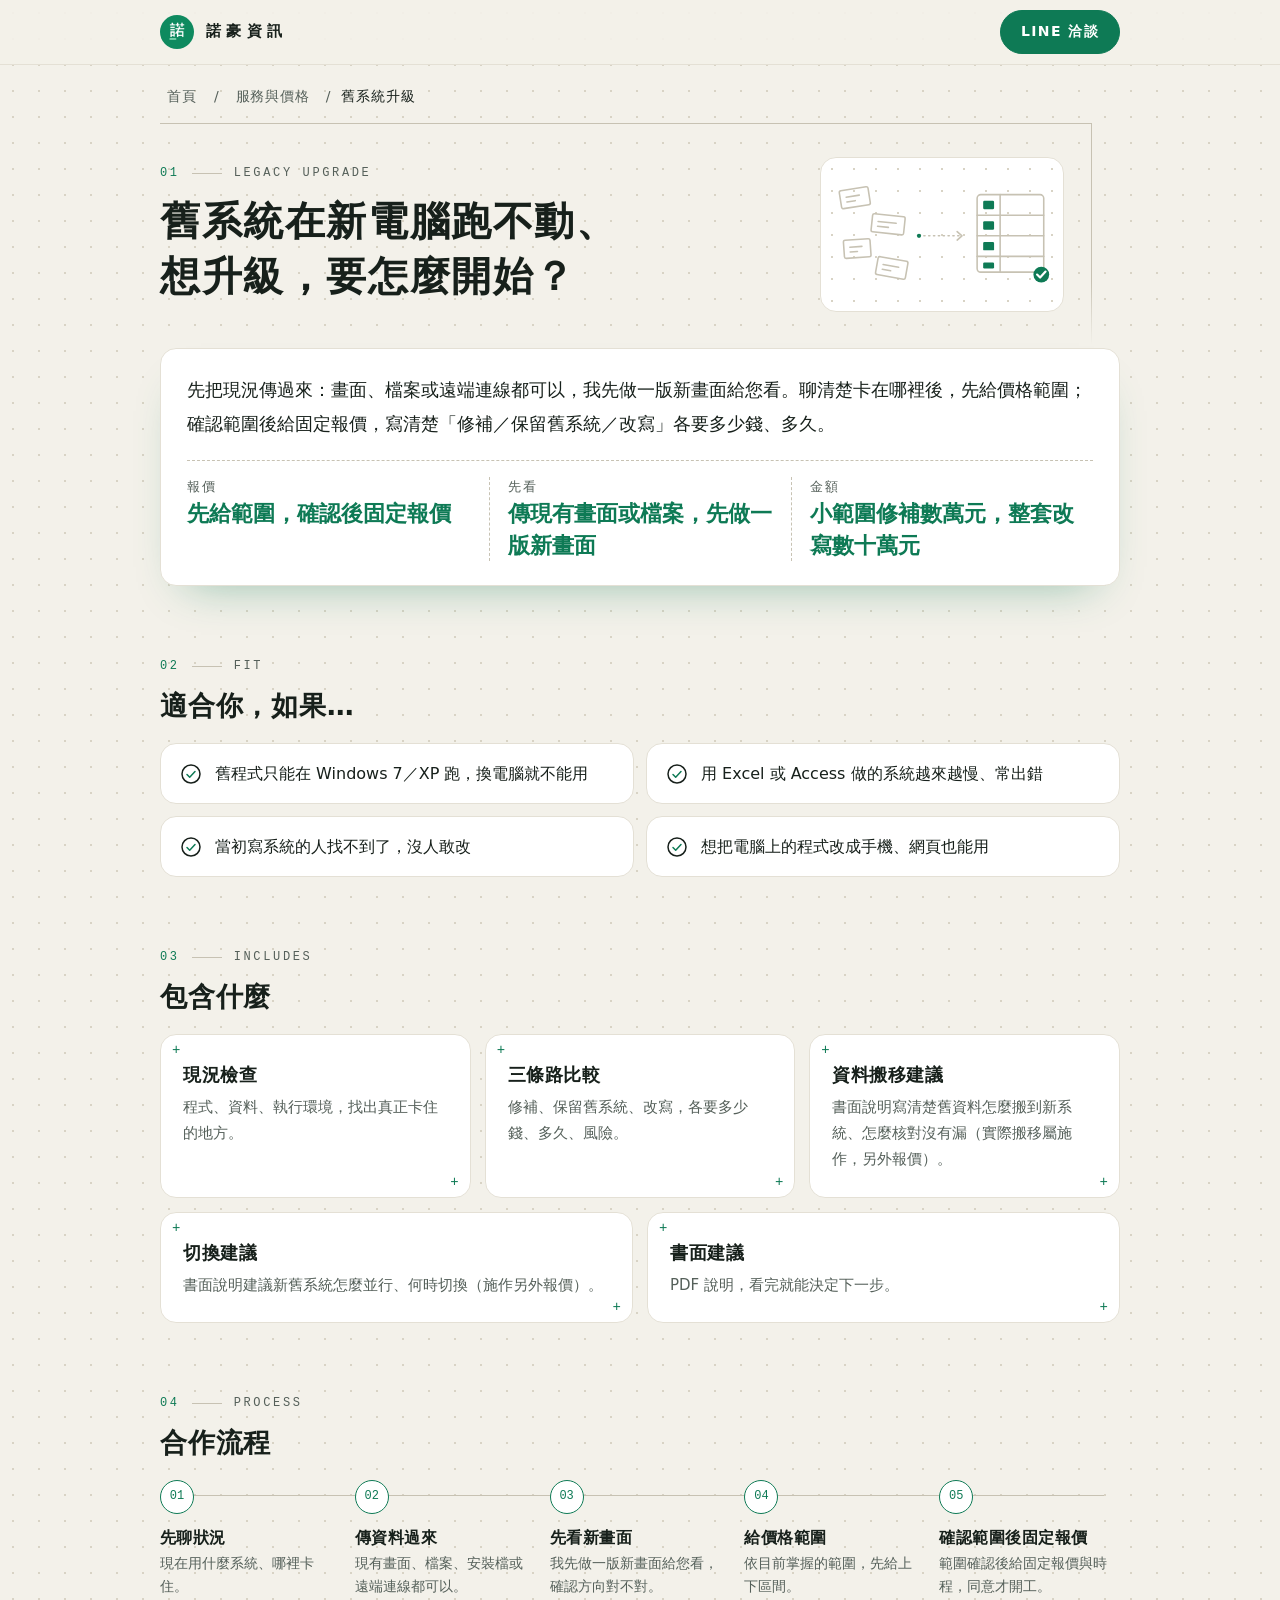
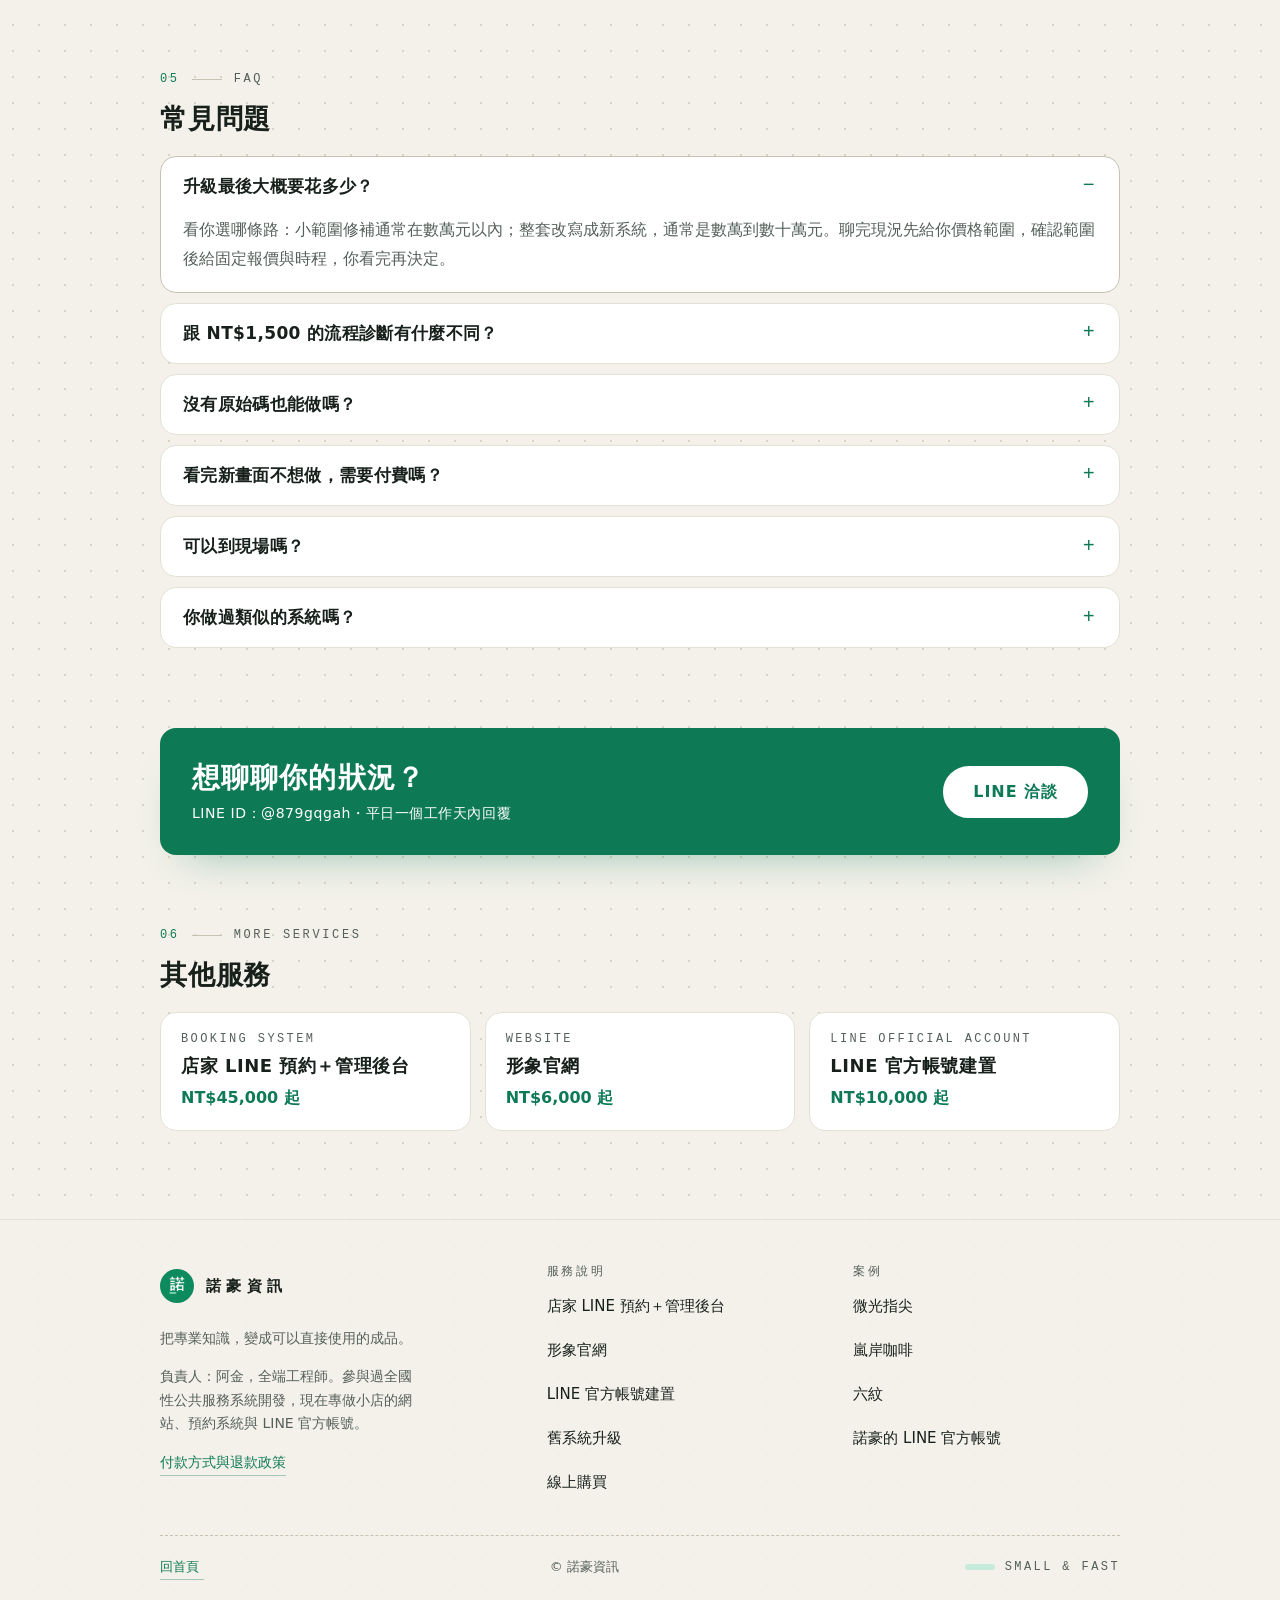
<file: services/legacy-upgrade/index.html>
<!doctype html>
<html lang="zh-Hant-TW">
<head>
<meta charset="utf-8">
<meta name="viewport" content="width=device-width, initial-scale=1">
<meta name="color-scheme" content="light">
<title>舊系統升級：先看新畫面，確認範圍後給固定報價｜諾豪資訊</title>
<meta name="description" content="Windows 舊程式在新電腦跑不動、Excel／Access 做的系統撐不住、老網站沒人能改？傳現有畫面或檔案過來，我先做一版新畫面給您看；確認範圍後給固定報價，修補、保留、改寫三條路各要多少錢、多久都先講清楚。">
<meta name="theme-color" content="#0E7A55">
<link rel="canonical" href="https://nuohao.tw/services/legacy-upgrade/">
<meta name="robots" content="index,follow,max-image-preview:large">
<meta property="og:type" content="website">
<meta property="og:site_name" content="諾豪資訊 Knowhow">
<meta property="og:locale" content="zh_TW">
<meta property="og:title" content="舊系統升級：先看新畫面，確認範圍後給固定報價｜諾豪資訊">
<meta property="og:description" content="Windows 舊程式在新電腦跑不動、Excel／Access 做的系統撐不住、老網站沒人能改？傳現有畫面或檔案過來，我先做一版新畫面給您看；確認範圍後給固定報價，修補、保留、改寫三條路各要多少錢、多久都先講清楚。">
<meta property="og:url" content="https://nuohao.tw/services/legacy-upgrade/">
<meta property="og:image" content="https://nuohao.tw/og.png">
<meta property="og:image:width" content="1200">
<meta property="og:image:height" content="630">
<meta property="og:image:alt" content="諾豪資訊 Knowhow：把專業知識，變成可以直接使用的成品">
<meta name="twitter:card" content="summary_large_image">
<meta name="twitter:title" content="舊系統升級：先看新畫面，確認範圍後給固定報價｜諾豪資訊">
<meta name="twitter:description" content="Windows 舊程式在新電腦跑不動、Excel／Access 做的系統撐不住、老網站沒人能改？傳現有畫面或檔案過來，我先做一版新畫面給您看；確認範圍後給固定報價，修補、保留、改寫三條路各要多少錢、多久都先講清楚。">
<meta name="twitter:image" content="https://nuohao.tw/og.png">
<link rel="icon" href="../../logo.png">
<link rel="stylesheet" href="../../assets/page.css">
<script defer src="../../assets/lightbox.js"></script>
<script defer src="https://cloud.umami.is/script.js" data-website-id="61f8dd1d-a873-4ab9-80a0-dcf2a8809eeb" data-domains="nuohao.tw,tonyging.github.io" data-do-not-track="true"></script>
<script type="application/ld+json">
{
  "@context": "https://schema.org",
  "@graph": [
    {
      "@type": "BreadcrumbList",
      "@id": "https://nuohao.tw/services/legacy-upgrade/#breadcrumb",
      "itemListElement": [
        {
          "@type": "ListItem",
          "position": 1,
          "name": "首頁",
          "item": "https://nuohao.tw/"
        },
        {
          "@type": "ListItem",
          "position": 2,
          "name": "服務與價格",
          "item": "https://nuohao.tw/#work"
        },
        {
          "@type": "ListItem",
          "position": 3,
          "name": "舊系統升級",
          "item": "https://nuohao.tw/services/legacy-upgrade/"
        }
      ]
    },
    {
      "@type": "WebPage",
      "@id": "https://nuohao.tw/services/legacy-upgrade/#webpage",
      "url": "https://nuohao.tw/services/legacy-upgrade/",
      "name": "舊系統升級：先看新畫面，確認範圍後給固定報價｜諾豪資訊",
      "description": "Windows 舊程式在新電腦跑不動、Excel／Access 做的系統撐不住、老網站沒人能改？傳現有畫面或檔案過來，我先做一版新畫面給您看；確認範圍後給固定報價，修補、保留、改寫三條路各要多少錢、多久都先講清楚。",
      "inLanguage": "zh-Hant-TW",
      "isPartOf": {
        "@id": "https://nuohao.tw/#website"
      },
      "breadcrumb": {
        "@id": "https://nuohao.tw/services/legacy-upgrade/#breadcrumb"
      }
    },
    {
      "@type": "Service",
      "@id": "https://nuohao.tw/services/legacy-upgrade/#service",
      "name": "舊系統升級",
      "description": "Windows 舊程式在新電腦跑不動、Excel／Access 做的系統撐不住、老網站沒人能改？傳現有畫面或檔案過來，我先做一版新畫面給您看；確認範圍後給固定報價，修補、保留、改寫三條路各要多少錢、多久都先講清楚。",
      "serviceType": "舊系統升級",
      "provider": {
        "@id": "https://nuohao.tw/#org"
      },
      "areaServed": {
        "@type": "Country",
        "name": "TW"
      },
      "url": "https://nuohao.tw/services/legacy-upgrade/"
    },
    {
      "@type": "FAQPage",
      "@id": "https://nuohao.tw/services/legacy-upgrade/#faq",
      "mainEntity": [
        {
          "@type": "Question",
          "name": "升級最後大概要花多少？",
          "acceptedAnswer": {
            "@type": "Answer",
            "text": "看你選哪條路：小範圍修補通常在數萬元以內；整套改寫成新系統，通常是數萬到數十萬元。聊完現況先給你價格範圍，確認範圍後給固定報價與時程，你看完再決定。"
          }
        },
        {
          "@type": "Question",
          "name": "跟 NT$1,500 的流程診斷有什麼不同？",
          "acceptedAnswer": {
            "@type": "Answer",
            "text": "流程診斷是正式的書面服務，聊清楚需求、給你書面建議，適合還沒有系統、想做新東西、或想先看清楚再決定的時候。舊系統升級不用先做診斷：傳現有畫面或檔案過來就能開始，我先做一版新畫面給您看。"
          }
        },
        {
          "@type": "Question",
          "name": "沒有原始碼也能做嗎？",
          "acceptedAnswer": {
            "@type": "Answer",
            "text": "可以，但能走的路比較少（通常是保留或改寫）。報價時會寫清楚有沒有原始碼的差別。"
          }
        },
        {
          "@type": "Question",
          "name": "看完新畫面不想做，需要付費嗎？",
          "acceptedAnswer": {
            "@type": "Answer",
            "text": "先看畫面是為了讓你確認方向。你不確定要做之前不會開工，也不會要你先簽約；範圍與報價確認後才正式開始。"
          }
        },
        {
          "@type": "Question",
          "name": "可以到現場嗎？",
          "acceptedAnswer": {
            "@type": "Answer",
            "text": "以遠端為主。需要到現場時另外約時間，交通費報價時說明。"
          }
        },
        {
          "@type": "Question",
          "name": "你做過類似的系統嗎？",
          "acceptedAnswer": {
            "@type": "Answer",
            "text": "做過全國性公共服務系統的開發，也做過舊系統改成網頁版、新舊系統並行切換。案名與機關依保密約定不公開。"
          }
        }
      ]
    }
  ]
}
</script>
</head>
<body>
<!-- 由 tools/build_pages.py 產生，不要手動修改；要改文字請改 tools/pages_content.py 再重跑 -->
<header class="pg-top">
  <div class="pg-top-in">
    <a class="pg-brand" href="../../"><img src="../../logo.png" width="34" height="34" alt=""><span>諾豪資訊</span></a>
    <a class="pg-pill" href="https://line.me/R/ti/p/@879gqgah" target="_blank" rel="noopener" data-track="page-line-cta">LINE 洽談</a>
  </div>
</header>
<main class="pg-wrap pg-main" id="main">
<nav class="pg-crumb pg-rise" aria-label="麵包屑">
    <a href="../../">首頁</a><span aria-hidden="true">/</span><a href="../../#work">服務與價格</a><span aria-hidden="true">/</span><span aria-current="page">舊系統升級</span>
  </nav>
<header class="pg-hero">
  <div class="pg-hero-txt">
    <p class="pg-label"><b>01</b><i></i>LEGACY UPGRADE</p>
    <h1 class="pg-h1 pg-rise">舊系統<wbr>在新電腦<wbr>跑不動、<wbr>想升級，<wbr>要怎麼開始？</h1>
  </div>
  <div class="pg-hero-art" aria-hidden="true">
    <svg class="pg-art" viewBox="0 0 360 220" focusable="false">
      <g fill="none" stroke="currentColor" stroke-width="2.6" stroke-linecap="round" stroke-linejoin="round">
        <g class="pg-fly pg-f0"><g class="pg-bob" style="--b:0"><g transform="rotate(-9 36 49)"><rect class="pg-d" style="--i:0" pathLength="1" x="12" y="34" width="48" height="30" rx="3"/><path class="pg-d" style="--i:1" pathLength="1" d="M22 46 h22 M22 54 h14"/></g></g></g>
        <g class="pg-fly pg-f1"><g class="pg-bob" style="--b:1"><g transform="rotate(6 91 93)"><rect class="pg-d" style="--i:2" pathLength="1" x="64" y="78" width="54" height="30" rx="3"/><path class="pg-d" style="--i:3" pathLength="1" d="M74 90 h30 M74 98 h18"/></g></g></g>
        <g class="pg-fly pg-f2"><g class="pg-bob" style="--b:2"><g transform="rotate(-4 40 133)"><rect class="pg-d" style="--i:4" pathLength="1" x="18" y="118" width="44" height="30" rx="3"/><path class="pg-d" style="--i:5" pathLength="1" d="M28 130 h20 M28 138 h12"/></g></g></g>
        <g class="pg-fly pg-f3"><g class="pg-bob" style="--b:3"><g transform="rotate(10 97 165)"><rect class="pg-d" style="--i:6" pathLength="1" x="72" y="150" width="50" height="30" rx="3"/><path class="pg-d" style="--i:7" pathLength="1" d="M82 162 h26 M82 170 h14"/></g></g></g>
        <path d="M142 112 H212" stroke-dasharray="2 6"/>
        <path class="pg-d" style="--i:8" pathLength="1" d="M205 105 L213 112 L205 119"/>
        <rect class="pg-d" style="--i:9" pathLength="1" x="238" y="44" width="110" height="128" rx="6"/>
        <path class="pg-d" style="--i:10" pathLength="1" d="M238 78 H348 M238 112 H348 M238 146 H348 M276 44 V172"/>
      </g>
      <g class="pg-g" fill="currentColor">
        <circle class="pg-dot" cx="142" cy="112" r="3.5"/>
        <rect class="pg-c0" x="248" y="54" width="18" height="14" rx="2"/>
        <rect class="pg-c1" x="248" y="88" width="18" height="14" rx="2"/>
        <rect class="pg-c2" x="248" y="122" width="18" height="14" rx="2"/>
        <rect class="pg-c3" x="248" y="156" width="18" height="10" rx="2"/>
        <circle class="pg-cc" cx="344" cy="176" r="13"/>
      </g>
      <path class="pg-tick" pathLength="1" d="M337 176 l5 5 l9 -10" fill="none" stroke="var(--card)" stroke-width="3.6" stroke-linecap="round" stroke-linejoin="round"/>
    </svg>
  </div>
</header>
<section class="pg-card pg-answer pg-rise" aria-label="簡短回答">
    <p class="pg-lead">先把現況傳過來：畫面、檔案或遠端連線都可以，我先做一版新畫面給您看。聊清楚卡在哪裡後，先給價格範圍；確認範圍後給固定報價，寫清楚「修補／保留舊系統／改寫」各要多少錢、多久。</p>
    <dl class="pg-facts"><div><dt>報價</dt><dd>先給範圍，確認後固定報價</dd></div><div><dt>先看</dt><dd>傳現有畫面或檔案，先做一版新畫面</dd></div><div><dt>金額</dt><dd>小範圍修補數萬元，整套改寫數十萬元</dd></div></dl>
  </section>
<section class="pg-sec pg-reveal">
  <p class="pg-label"><b>02</b><i></i>FIT</p>
  <h2 class="pg-h2">適合你，如果…</h2>
  <ul class="pg-fit"><li><svg viewBox="0 0 24 24" fill="none" stroke="currentColor" stroke-width="1.5" stroke-linecap="round" stroke-linejoin="round" aria-hidden="true"><circle cx="12" cy="12" r="9"/><path d="M8 12.5l2.7 2.7L16 9.5" stroke="var(--green)"/></svg><span>舊程式只能在 Windows 7／XP 跑，換電腦就不能用</span></li><li><svg viewBox="0 0 24 24" fill="none" stroke="currentColor" stroke-width="1.5" stroke-linecap="round" stroke-linejoin="round" aria-hidden="true"><circle cx="12" cy="12" r="9"/><path d="M8 12.5l2.7 2.7L16 9.5" stroke="var(--green)"/></svg><span>用 Excel 或 Access 做的系統越來越慢、常出錯</span></li><li><svg viewBox="0 0 24 24" fill="none" stroke="currentColor" stroke-width="1.5" stroke-linecap="round" stroke-linejoin="round" aria-hidden="true"><circle cx="12" cy="12" r="9"/><path d="M8 12.5l2.7 2.7L16 9.5" stroke="var(--green)"/></svg><span>當初寫系統的人找不到了，沒人敢改</span></li><li><svg viewBox="0 0 24 24" fill="none" stroke="currentColor" stroke-width="1.5" stroke-linecap="round" stroke-linejoin="round" aria-hidden="true"><circle cx="12" cy="12" r="9"/><path d="M8 12.5l2.7 2.7L16 9.5" stroke="var(--green)"/></svg><span>想把電腦上的程式改成手機、網頁也能用</span></li></ul>
</section>
<section class="pg-sec pg-reveal">
  <p class="pg-label"><b>03</b><i></i>INCLUDES</p>
  <h2 class="pg-h2">包含什麼</h2>
  <div class="pg-bento"><article class="pg-tile" style="--sp:4"><h3>現況檢查</h3><p>程式、資料、執行環境，找出真正卡住的地方。</p></article><article class="pg-tile" style="--sp:4"><h3>三條路比較</h3><p>修補、保留舊系統、改寫，各要多少錢、多久、風險。</p></article><article class="pg-tile" style="--sp:4"><h3>資料搬移建議</h3><p>書面說明寫清楚舊資料怎麼搬到新系統、怎麼核對沒有漏（實際搬移屬施作，另外報價）。</p></article><article class="pg-tile" style="--sp:6"><h3>切換建議</h3><p>書面說明建議新舊系統怎麼並行、何時切換（施作另外報價）。</p></article><article class="pg-tile" style="--sp:6"><h3>書面建議</h3><p>PDF 說明，看完就能決定下一步。</p></article></div>
</section>
<section class="pg-sec pg-reveal">
  <p class="pg-label"><b>04</b><i></i>PROCESS</p>
  <h2 class="pg-h2">合作流程</h2>
  <ol class="pg-steps"><li><b>先聊狀況</b><span>現在用什麼系統、哪裡卡住。</span></li><li><b>傳資料過來</b><span>現有畫面、檔案、安裝檔或遠端連線都可以。</span></li><li><b>先看新畫面</b><span>我先做一版新畫面給您看，確認方向對不對。</span></li><li><b>給價格範圍</b><span>依目前掌握的範圍，先給上下區間。</span></li><li><b>確認範圍後固定報價</b><span>範圍確認後給固定報價與時程，同意才開工。</span></li></ol>
</section>
<p class="pg-mid"><a class="pg-btn pg-btn-ghost" href="https://line.me/R/ti/p/@879gqgah" target="_blank" rel="noopener" data-track="page-mid-line">LINE 問問看</a></p>
<section class="pg-sec pg-reveal">
  <p class="pg-label"><b>05</b><i></i>FAQ</p>
  <h2 class="pg-h2">常見問題</h2>
  <div class="pg-faq"><details open><summary>升級最後大概要花多少？</summary><p>看你選哪條路：小範圍修補通常在數萬元以內；整套改寫成新系統，通常是數萬到數十萬元。聊完現況先給你價格範圍，確認範圍後給固定報價與時程，你看完再決定。</p></details><details><summary>跟 NT$1,500 的流程診斷有什麼不同？</summary><p>流程診斷是正式的書面服務，聊清楚需求、給你書面建議，適合還沒有系統、想做新東西、或想先看清楚再決定的時候。舊系統升級不用先做診斷：傳現有畫面或檔案過來就能開始，我先做一版新畫面給您看。</p></details><details><summary>沒有原始碼也能做嗎？</summary><p>可以，但能走的路比較少（通常是保留或改寫）。報價時會寫清楚有沒有原始碼的差別。</p></details><details><summary>看完新畫面不想做，需要付費嗎？</summary><p>先看畫面是為了讓你確認方向。你不確定要做之前不會開工，也不會要你先簽約；範圍與報價確認後才正式開始。</p></details><details><summary>可以到現場嗎？</summary><p>以遠端為主。需要到現場時另外約時間，交通費報價時說明。</p></details><details><summary>你做過類似的系統嗎？</summary><p>做過全國性公共服務系統的開發，也做過舊系統改成網頁版、新舊系統並行切換。案名與機關依保密約定不公開。</p></details></div>
</section>
<section class="pg-cta pg-reveal" aria-labelledby="pg-cta-h">
    <div>
      <h2 id="pg-cta-h">想聊聊你的狀況？</h2>
      <p>LINE ID：@879gqgah・平日一個工作天內回覆</p>
    </div>
    <a class="pg-btn pg-btn-white" href="https://line.me/R/ti/p/@879gqgah" target="_blank" rel="noopener" data-track="page-line-cta-bottom">LINE 洽談</a>
  </section>
<section class="pg-sec pg-reveal">
  <p class="pg-label"><b>06</b><i></i>MORE SERVICES</p>
  <h2 class="pg-h2">其他服務</h2>
  <div class="pg-links"><a class="pg-card pg-link" href="../booking-system/" data-track="page-other-service"><span class="pg-mono">BOOKING SYSTEM</span><b>店家 LINE 預約＋管理後台</b><em>NT$45,000 起</em></a><a class="pg-card pg-link" href="../website/" data-track="page-other-service"><span class="pg-mono">WEBSITE</span><b>形象官網</b><em>NT$6,000 起</em></a><a class="pg-card pg-link" href="../line-official-account/" data-track="page-other-service"><span class="pg-mono">LINE OFFICIAL ACCOUNT</span><b>LINE 官方帳號建置</b><em>NT$10,000 起</em></a></div>
</section>
</main>
<footer class="pg-foot">
  <div class="pg-wrap pg-foot-in">
    <div class="pg-foot-brand">
      <a class="pg-brand" href="../../"><img src="../../logo.png" width="34" height="34" alt=""><span>諾豪資訊</span></a>
      <p>把專業知識，變成可以直接使用的成品。</p>
      <p>負責人：阿金，全端工程師。參與過全國性公共服務系統開發，現在專做小店的網站、預約系統與 LINE 官方帳號。</p>
      <p><a class="pg-u" href="../../#refund">付款方式與退款政策</a></p>
    </div>
    <nav class="pg-foot-col" aria-label="服務說明"><h2>服務說明</h2><ul><li><a href="../../services/booking-system/">店家 LINE 預約＋管理後台</a></li><li><a href="../../services/website/">形象官網</a></li><li><a href="../../services/line-official-account/">LINE 官方帳號建置</a></li><li><a href="../../services/legacy-upgrade/">舊系統升級</a></li><li><a href="../../shop/">線上購買</a></li></ul></nav>
    <nav class="pg-foot-col" aria-label="案例"><h2>案例</h2><ul><li><a href="../../work/glimmer-booking/">微光指尖</a></li><li><a href="../../work/lanan-coffee/">嵐岸咖啡</a></li><li><a href="../../work/liuwen-shop/">六紋</a></li><li><a href="../../work/knowhow-line-oa/">諾豪的 LINE 官方帳號</a></li></ul></nav>
  </div>
  <div class="pg-wrap pg-foot-bar"><a class="pg-u" href="../../">回首頁</a><span>© 諾豪資訊</span><span class="pg-tg"><i></i>SMALL &amp; FAST</span></div>
</footer>
</body>
</html>
</file>
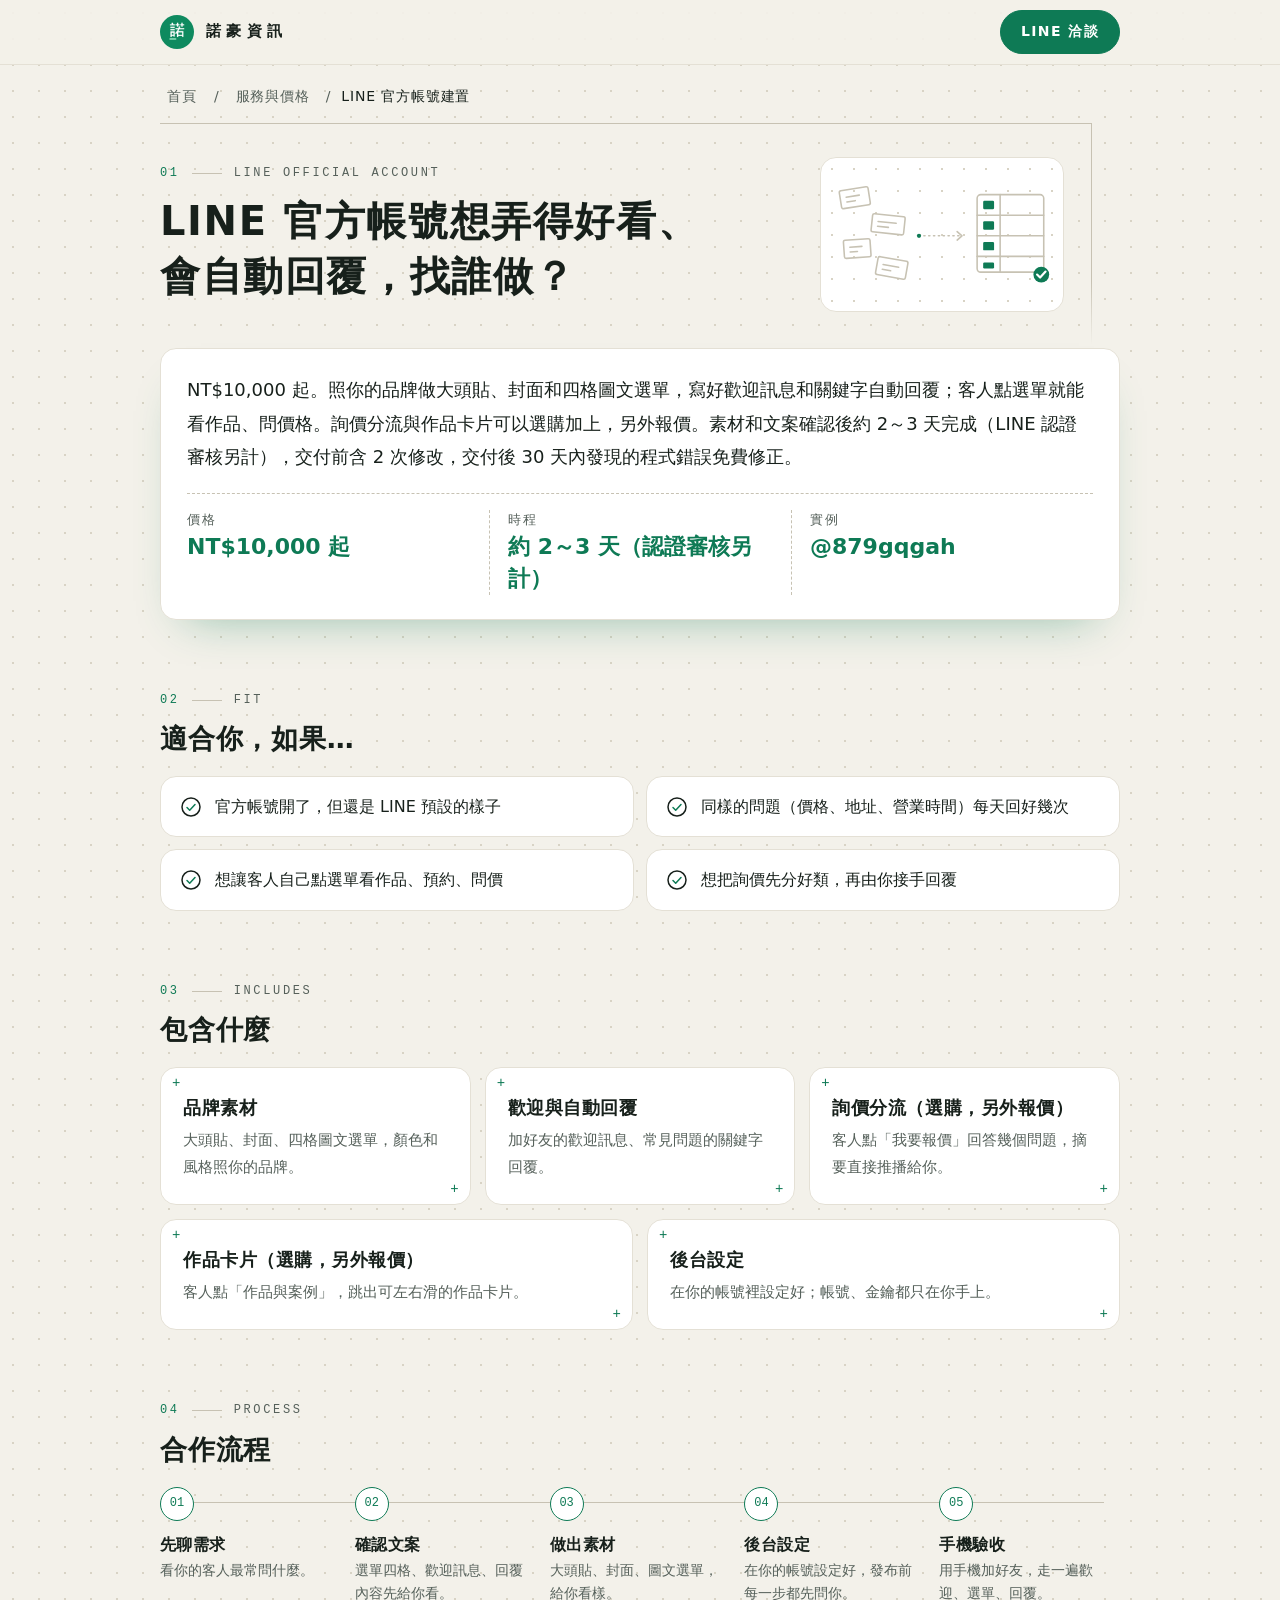
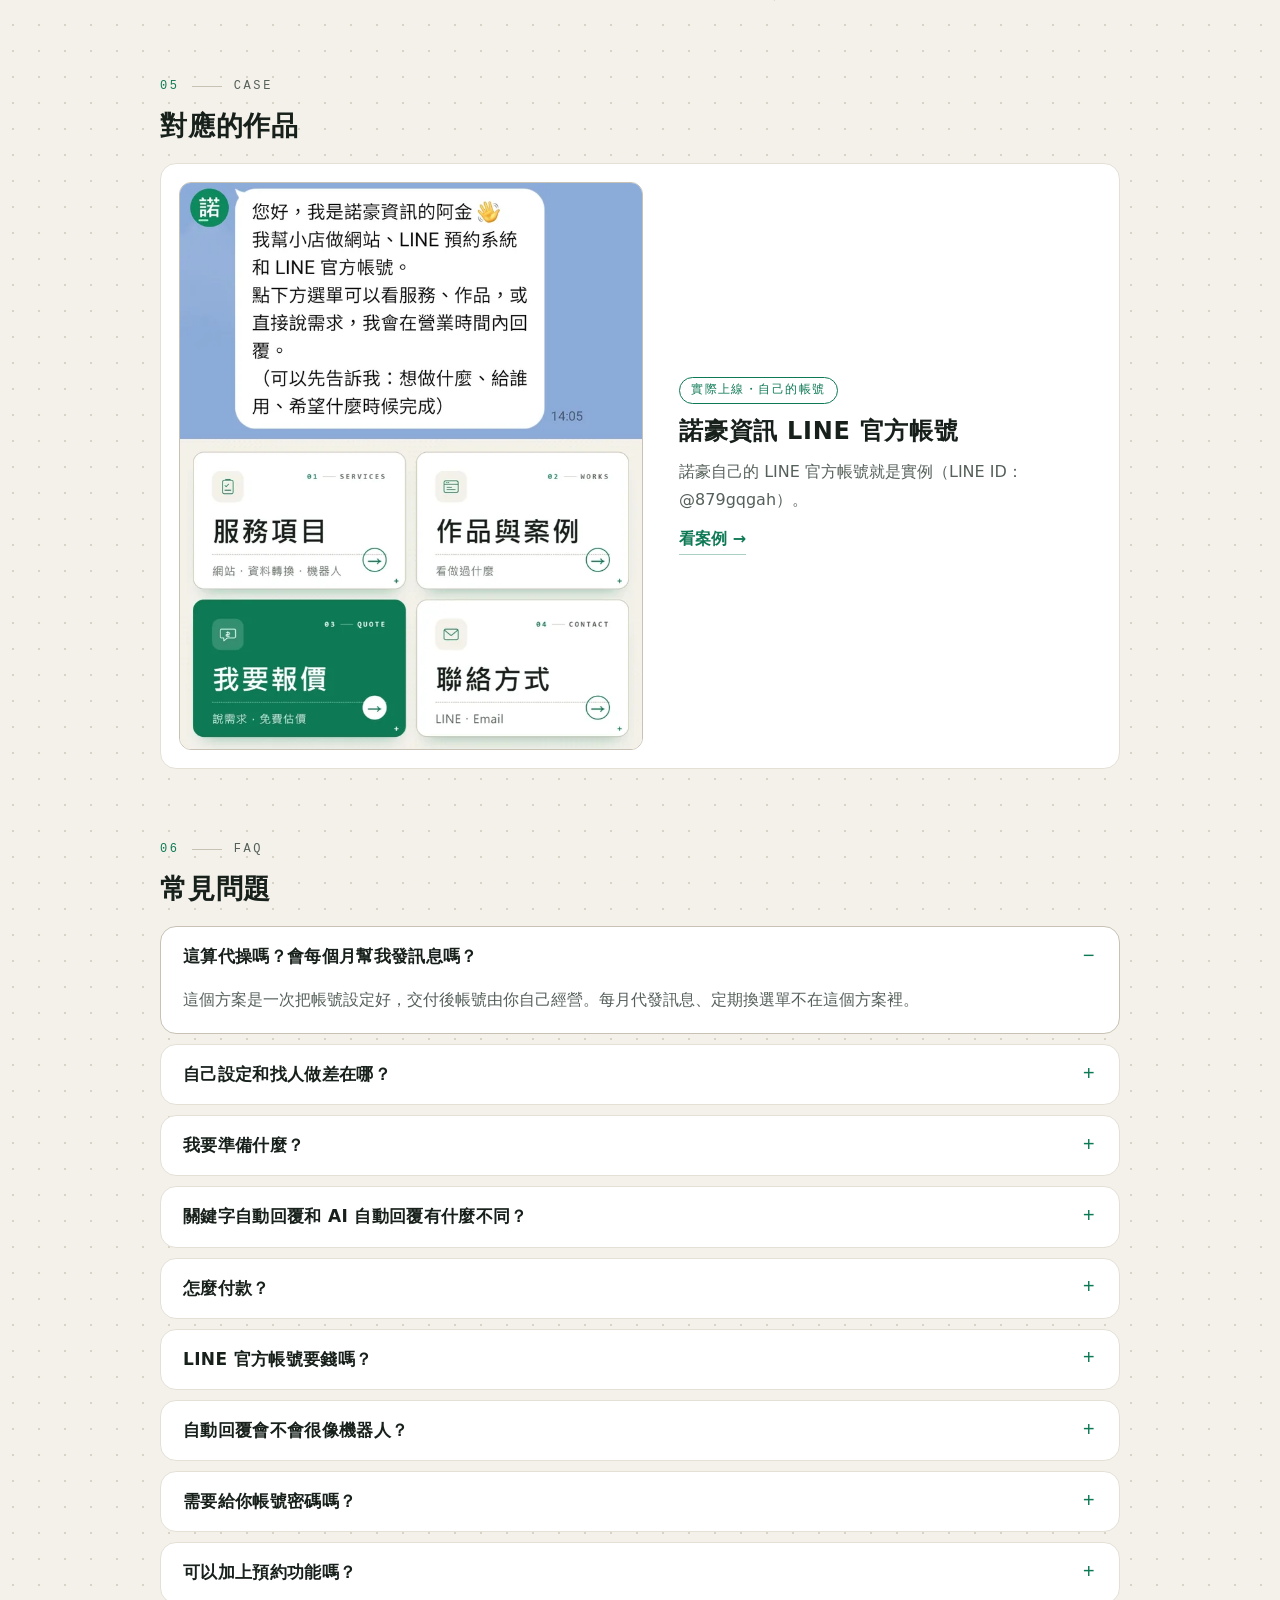
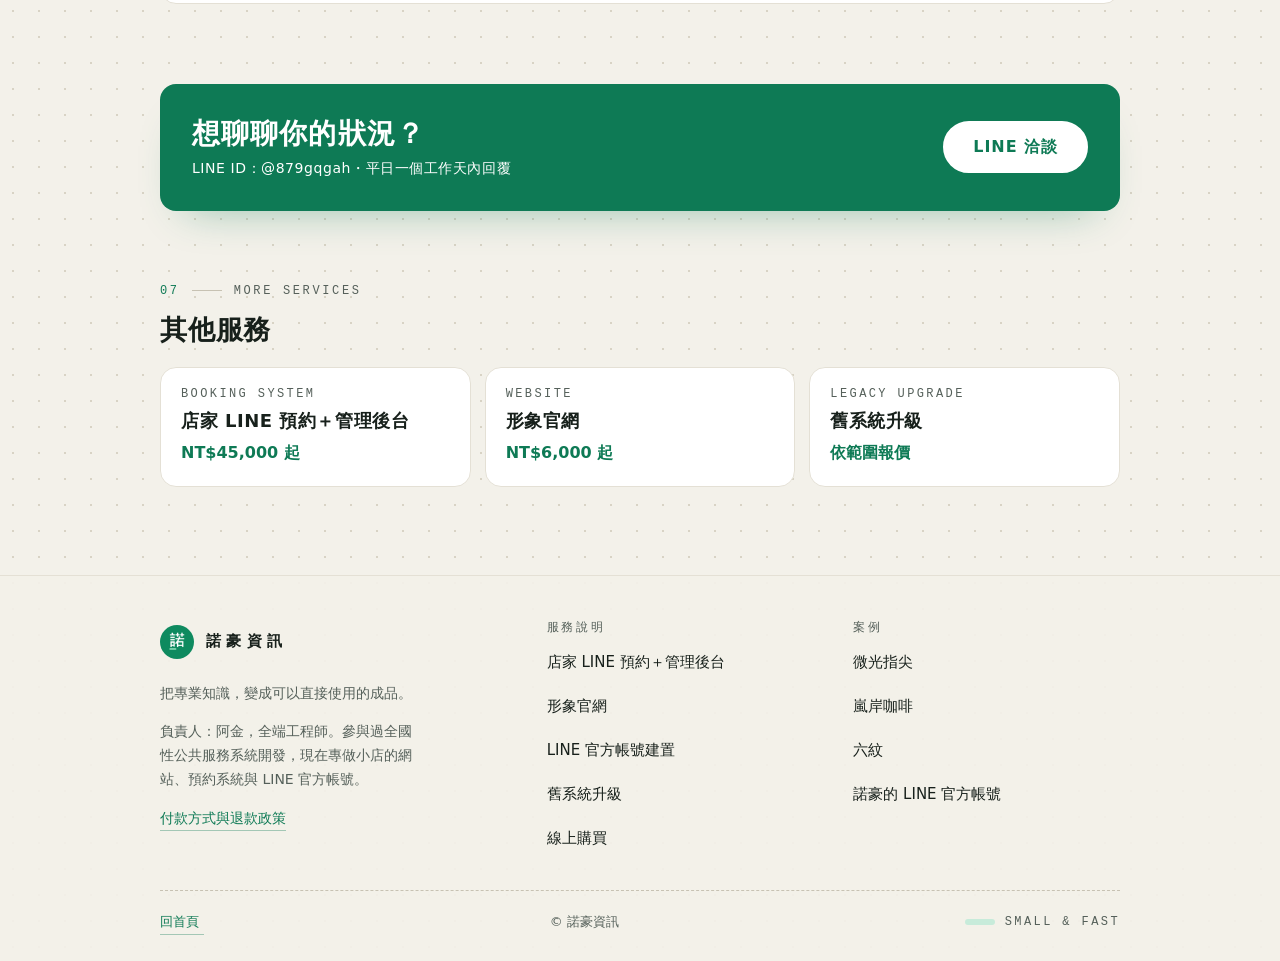
<file: services/line-official-account/index.html>
<!doctype html>
<html lang="zh-Hant-TW">
<head>
<meta charset="utf-8">
<meta name="viewport" content="width=device-width, initial-scale=1">
<meta name="color-scheme" content="light">
<title>LINE 官方帳號代設定：圖文選單、自動回覆 NT$10,000 起｜諾豪資訊</title>
<meta name="description" content="想找人代操 LINE 官方帳號？我們幫小店一次設定好：大頭貼、封面、四格圖文選單、歡迎訊息、關鍵字自動回覆，以及詢價分流。NT$10,000 起，諾豪自己的帳號就是實例。">
<meta name="theme-color" content="#0E7A55">
<link rel="canonical" href="https://nuohao.tw/services/line-official-account/">
<meta name="robots" content="index,follow,max-image-preview:large">
<meta property="og:type" content="website">
<meta property="og:site_name" content="諾豪資訊 Knowhow">
<meta property="og:locale" content="zh_TW">
<meta property="og:title" content="LINE 官方帳號代設定：圖文選單、自動回覆 NT$10,000 起｜諾豪資訊">
<meta property="og:description" content="想找人代操 LINE 官方帳號？我們幫小店一次設定好：大頭貼、封面、四格圖文選單、歡迎訊息、關鍵字自動回覆，以及詢價分流。NT$10,000 起，諾豪自己的帳號就是實例。">
<meta property="og:url" content="https://nuohao.tw/services/line-official-account/">
<meta property="og:image" content="https://nuohao.tw/og.png">
<meta property="og:image:width" content="1200">
<meta property="og:image:height" content="630">
<meta property="og:image:alt" content="諾豪資訊 Knowhow：把專業知識，變成可以直接使用的成品">
<meta name="twitter:card" content="summary_large_image">
<meta name="twitter:title" content="LINE 官方帳號代設定：圖文選單、自動回覆 NT$10,000 起｜諾豪資訊">
<meta name="twitter:description" content="想找人代操 LINE 官方帳號？我們幫小店一次設定好：大頭貼、封面、四格圖文選單、歡迎訊息、關鍵字自動回覆，以及詢價分流。NT$10,000 起，諾豪自己的帳號就是實例。">
<meta name="twitter:image" content="https://nuohao.tw/og.png">
<link rel="icon" href="../../logo.png">
<link rel="stylesheet" href="../../assets/page.css">
<script defer src="../../assets/lightbox.js"></script>
<script defer src="https://cloud.umami.is/script.js" data-website-id="61f8dd1d-a873-4ab9-80a0-dcf2a8809eeb" data-domains="nuohao.tw,tonyging.github.io" data-do-not-track="true"></script>
<script type="application/ld+json">
{
  "@context": "https://schema.org",
  "@graph": [
    {
      "@type": "BreadcrumbList",
      "@id": "https://nuohao.tw/services/line-official-account/#breadcrumb",
      "itemListElement": [
        {
          "@type": "ListItem",
          "position": 1,
          "name": "首頁",
          "item": "https://nuohao.tw/"
        },
        {
          "@type": "ListItem",
          "position": 2,
          "name": "服務與價格",
          "item": "https://nuohao.tw/#work"
        },
        {
          "@type": "ListItem",
          "position": 3,
          "name": "LINE 官方帳號建置",
          "item": "https://nuohao.tw/services/line-official-account/"
        }
      ]
    },
    {
      "@type": "WebPage",
      "@id": "https://nuohao.tw/services/line-official-account/#webpage",
      "url": "https://nuohao.tw/services/line-official-account/",
      "name": "LINE 官方帳號代設定：圖文選單、自動回覆 NT$10,000 起｜諾豪資訊",
      "description": "想找人代操 LINE 官方帳號？我們幫小店一次設定好：大頭貼、封面、四格圖文選單、歡迎訊息、關鍵字自動回覆，以及詢價分流。NT$10,000 起，諾豪自己的帳號就是實例。",
      "inLanguage": "zh-Hant-TW",
      "isPartOf": {
        "@id": "https://nuohao.tw/#website"
      },
      "breadcrumb": {
        "@id": "https://nuohao.tw/services/line-official-account/#breadcrumb"
      }
    },
    {
      "@type": "Service",
      "@id": "https://nuohao.tw/services/line-official-account/#service",
      "name": "LINE 官方帳號建置",
      "description": "想找人代操 LINE 官方帳號？我們幫小店一次設定好：大頭貼、封面、四格圖文選單、歡迎訊息、關鍵字自動回覆，以及詢價分流。NT$10,000 起，諾豪自己的帳號就是實例。",
      "serviceType": "LINE 官方帳號建置",
      "provider": {
        "@id": "https://nuohao.tw/#org"
      },
      "areaServed": {
        "@type": "Country",
        "name": "TW"
      },
      "url": "https://nuohao.tw/services/line-official-account/",
      "offers": {
        "@type": "Offer",
        "priceSpecification": {
          "@type": "PriceSpecification",
          "minPrice": 10000,
          "priceCurrency": "TWD"
        }
      }
    },
    {
      "@type": "FAQPage",
      "@id": "https://nuohao.tw/services/line-official-account/#faq",
      "mainEntity": [
        {
          "@type": "Question",
          "name": "這算代操嗎？會每個月幫我發訊息嗎？",
          "acceptedAnswer": {
            "@type": "Answer",
            "text": "這個方案是一次把帳號設定好，交付後帳號由你自己經營。每月代發訊息、定期換選單不在這個方案裡。"
          }
        },
        {
          "@type": "Question",
          "name": "自己設定和找人做差在哪？",
          "acceptedAnswer": {
            "@type": "Answer",
            "text": "LINE 後台自己就能設定，不用錢。找人做省的是時間和一致性：選單圖照你的品牌設計、回覆內容先想好客人會怎麼問、交付前用手機完整走過一遍。你熟後台也有時間的話，自己做完全可以。"
          }
        },
        {
          "@type": "Question",
          "name": "我要準備什麼？",
          "acceptedAnswer": {
            "@type": "Answer",
            "text": "Logo 和品牌顏色（沒有的話，我們從你的官網或店面照片整理）、客人最常問的 5～10 個問題和答案，以及想放進選單的四件事，例如作品、價格、預約、地址。"
          }
        },
        {
          "@type": "Question",
          "name": "關鍵字自動回覆和 AI 自動回覆有什麼不同？",
          "acceptedAnswer": {
            "@type": "Answer",
            "text": "關鍵字回覆是客人打到設定的字，才回你寫好的固定內容，穩定、不會亂講。AI 回覆能看懂各種問法，但有可能答錯，要另外串接、另外報價。小店多半先用關鍵字回覆就夠。"
          }
        },
        {
          "@type": "Question",
          "name": "怎麼付款？",
          "acceptedAnswer": {
            "@type": "Answer",
            "text": "簽約時付 50% 訂金，交付時付尾款；可用信用卡（含 Apple Pay、Google Pay、Samsung Pay，透過 TapPay 付款連結）或匯款至公司帳戶（ATM、網銀轉帳）。信用卡付款開通中，開通前請以匯款為準。退款依進度辦理，詳見官網的付款與退款政策。"
          }
        },
        {
          "@type": "Question",
          "name": "LINE 官方帳號要錢嗎？",
          "acceptedAnswer": {
            "@type": "Answer",
            "text": "LINE 官方帳號有免費方案，每月有一定的免費訊息則數，超過才需要升級。則數與價格以 LINE 官方當下公告為準。"
          }
        },
        {
          "@type": "Question",
          "name": "自動回覆會不會很像機器人？",
          "acceptedAnswer": {
            "@type": "Answer",
            "text": "常見問題用自動回覆，複雜的詢問還是由你本人回。詢價分流只是先把資訊收齊，讓你回得更快。"
          }
        },
        {
          "@type": "Question",
          "name": "需要給你帳號密碼嗎？",
          "acceptedAnswer": {
            "@type": "Answer",
            "text": "不用。後台會用你授權的管理員身分操作；程式連線用的密碼（金鑰）由你自己貼進設定，我不經手。"
          }
        },
        {
          "@type": "Question",
          "name": "可以加上預約功能嗎？",
          "acceptedAnswer": {
            "@type": "Answer",
            "text": "可以，要做線上預約＋LINE 通知請看「店家 LINE 預約＋管理後台」方案。"
          }
        }
      ]
    }
  ]
}
</script>
</head>
<body>
<!-- 由 tools/build_pages.py 產生，不要手動修改；要改文字請改 tools/pages_content.py 再重跑 -->
<header class="pg-top">
  <div class="pg-top-in">
    <a class="pg-brand" href="../../"><img src="../../logo.png" width="34" height="34" alt=""><span>諾豪資訊</span></a>
    <a class="pg-pill" href="https://line.me/R/ti/p/@879gqgah" target="_blank" rel="noopener" data-track="page-line-cta">LINE 洽談</a>
  </div>
</header>
<main class="pg-wrap pg-main" id="main">
<nav class="pg-crumb pg-rise" aria-label="麵包屑">
    <a href="../../">首頁</a><span aria-hidden="true">/</span><a href="../../#work">服務與價格</a><span aria-hidden="true">/</span><span aria-current="page">LINE 官方帳號建置</span>
  </nav>
<header class="pg-hero">
  <div class="pg-hero-txt">
    <p class="pg-label"><b>01</b><i></i>LINE OFFICIAL ACCOUNT</p>
    <h1 class="pg-h1 pg-rise">LINE 官方帳號<wbr>想弄得好看、<wbr>會自動回覆，<wbr>找誰做？</h1>
  </div>
  <div class="pg-hero-art" aria-hidden="true">
    <svg class="pg-art" viewBox="0 0 360 220" focusable="false">
      <g fill="none" stroke="currentColor" stroke-width="2.6" stroke-linecap="round" stroke-linejoin="round">
        <g class="pg-fly pg-f0"><g class="pg-bob" style="--b:0"><g transform="rotate(-9 36 49)"><rect class="pg-d" style="--i:0" pathLength="1" x="12" y="34" width="48" height="30" rx="3"/><path class="pg-d" style="--i:1" pathLength="1" d="M22 46 h22 M22 54 h14"/></g></g></g>
        <g class="pg-fly pg-f1"><g class="pg-bob" style="--b:1"><g transform="rotate(6 91 93)"><rect class="pg-d" style="--i:2" pathLength="1" x="64" y="78" width="54" height="30" rx="3"/><path class="pg-d" style="--i:3" pathLength="1" d="M74 90 h30 M74 98 h18"/></g></g></g>
        <g class="pg-fly pg-f2"><g class="pg-bob" style="--b:2"><g transform="rotate(-4 40 133)"><rect class="pg-d" style="--i:4" pathLength="1" x="18" y="118" width="44" height="30" rx="3"/><path class="pg-d" style="--i:5" pathLength="1" d="M28 130 h20 M28 138 h12"/></g></g></g>
        <g class="pg-fly pg-f3"><g class="pg-bob" style="--b:3"><g transform="rotate(10 97 165)"><rect class="pg-d" style="--i:6" pathLength="1" x="72" y="150" width="50" height="30" rx="3"/><path class="pg-d" style="--i:7" pathLength="1" d="M82 162 h26 M82 170 h14"/></g></g></g>
        <path d="M142 112 H212" stroke-dasharray="2 6"/>
        <path class="pg-d" style="--i:8" pathLength="1" d="M205 105 L213 112 L205 119"/>
        <rect class="pg-d" style="--i:9" pathLength="1" x="238" y="44" width="110" height="128" rx="6"/>
        <path class="pg-d" style="--i:10" pathLength="1" d="M238 78 H348 M238 112 H348 M238 146 H348 M276 44 V172"/>
      </g>
      <g class="pg-g" fill="currentColor">
        <circle class="pg-dot" cx="142" cy="112" r="3.5"/>
        <rect class="pg-c0" x="248" y="54" width="18" height="14" rx="2"/>
        <rect class="pg-c1" x="248" y="88" width="18" height="14" rx="2"/>
        <rect class="pg-c2" x="248" y="122" width="18" height="14" rx="2"/>
        <rect class="pg-c3" x="248" y="156" width="18" height="10" rx="2"/>
        <circle class="pg-cc" cx="344" cy="176" r="13"/>
      </g>
      <path class="pg-tick" pathLength="1" d="M337 176 l5 5 l9 -10" fill="none" stroke="var(--card)" stroke-width="3.6" stroke-linecap="round" stroke-linejoin="round"/>
    </svg>
  </div>
</header>
<section class="pg-card pg-answer pg-rise" aria-label="簡短回答">
    <p class="pg-lead">NT$10,000 起。照你的品牌做大頭貼、封面和四格圖文選單，寫好歡迎訊息和關鍵字自動回覆；客人點選單就能看作品、問價格。詢價分流與作品卡片可以選購加上，另外報價。素材和文案確認後約 2～3 天完成（LINE 認證審核另計），交付前含 2 次修改，交付後 30 天內發現的程式錯誤免費修正。</p>
    <dl class="pg-facts"><div><dt>價格</dt><dd>NT$10,000 起</dd></div><div><dt>時程</dt><dd>約 2～3 天（認證審核另計）</dd></div><div><dt>實例</dt><dd>@879gqgah</dd></div></dl>
  </section>
<section class="pg-sec pg-reveal">
  <p class="pg-label"><b>02</b><i></i>FIT</p>
  <h2 class="pg-h2">適合你，如果…</h2>
  <ul class="pg-fit"><li><svg viewBox="0 0 24 24" fill="none" stroke="currentColor" stroke-width="1.5" stroke-linecap="round" stroke-linejoin="round" aria-hidden="true"><circle cx="12" cy="12" r="9"/><path d="M8 12.5l2.7 2.7L16 9.5" stroke="var(--green)"/></svg><span>官方帳號開了，但還是 LINE 預設的樣子</span></li><li><svg viewBox="0 0 24 24" fill="none" stroke="currentColor" stroke-width="1.5" stroke-linecap="round" stroke-linejoin="round" aria-hidden="true"><circle cx="12" cy="12" r="9"/><path d="M8 12.5l2.7 2.7L16 9.5" stroke="var(--green)"/></svg><span>同樣的問題（價格、地址、營業時間）每天回好幾次</span></li><li><svg viewBox="0 0 24 24" fill="none" stroke="currentColor" stroke-width="1.5" stroke-linecap="round" stroke-linejoin="round" aria-hidden="true"><circle cx="12" cy="12" r="9"/><path d="M8 12.5l2.7 2.7L16 9.5" stroke="var(--green)"/></svg><span>想讓客人自己點選單看作品、預約、問價</span></li><li><svg viewBox="0 0 24 24" fill="none" stroke="currentColor" stroke-width="1.5" stroke-linecap="round" stroke-linejoin="round" aria-hidden="true"><circle cx="12" cy="12" r="9"/><path d="M8 12.5l2.7 2.7L16 9.5" stroke="var(--green)"/></svg><span>想把詢價先分好類，再由你接手回覆</span></li></ul>
</section>
<section class="pg-sec pg-reveal">
  <p class="pg-label"><b>03</b><i></i>INCLUDES</p>
  <h2 class="pg-h2">包含什麼</h2>
  <div class="pg-bento"><article class="pg-tile" style="--sp:4"><h3>品牌素材</h3><p>大頭貼、封面、四格圖文選單，顏色和風格照你的品牌。</p></article><article class="pg-tile" style="--sp:4"><h3>歡迎與自動回覆</h3><p>加好友的歡迎訊息、常見問題的關鍵字回覆。</p></article><article class="pg-tile" style="--sp:4"><h3>詢價分流（選購，另外報價）</h3><p>客人點「我要報價」回答幾個問題，摘要直接推播給你。</p></article><article class="pg-tile" style="--sp:6"><h3>作品卡片（選購，另外報價）</h3><p>客人點「作品與案例」，跳出可左右滑的作品卡片。</p></article><article class="pg-tile" style="--sp:6"><h3>後台設定</h3><p>在你的帳號裡設定好；帳號、金鑰都只在你手上。</p></article></div>
</section>
<section class="pg-sec pg-reveal">
  <p class="pg-label"><b>04</b><i></i>PROCESS</p>
  <h2 class="pg-h2">合作流程</h2>
  <ol class="pg-steps"><li><b>先聊需求</b><span>看你的客人最常問什麼。</span></li><li><b>確認文案</b><span>選單四格、歡迎訊息、回覆內容先給你看。</span></li><li><b>做出素材</b><span>大頭貼、封面、圖文選單，給你看樣。</span></li><li><b>後台設定</b><span>在你的帳號設定好，發布前每一步都先問你。</span></li><li><b>手機驗收</b><span>用手機加好友，走一遍歡迎、選單、回覆。</span></li></ol>
</section>
<p class="pg-mid"><a class="pg-btn pg-btn-ghost" href="https://line.me/R/ti/p/@879gqgah" target="_blank" rel="noopener" data-track="page-mid-line">LINE 問問看</a></p>
<section class="pg-sec pg-reveal">
  <p class="pg-label"><b>05</b><i></i>CASE</p>
  <h2 class="pg-h2">對應的作品</h2>
  <article class="pg-card pg-case">
    <div class="pg-case-fig"><a class="pg-case-img" href="../../img/work-line-chat-menu.webp" target="_blank" rel="noopener" data-track="page-case-img"><img src="../../img/work-line-chat-menu.webp" width="720" height="883" loading="lazy" alt="LINE 聊天室畫面：歡迎訊息與四格圖文選單（服務項目、作品與案例、我要報價、聯絡方式）"><span class="pg-zoom-ico" aria-hidden="true"><svg viewBox="0 0 24 24" fill="none" stroke="currentColor" stroke-width="1.6" stroke-linecap="round" stroke-linejoin="round"><circle cx="10.5" cy="10.5" r="6"/><path d="M15 15l5 5M10.5 8v5M8 10.5h5"/></svg></span></a><a class="pg-zoom-hint" href="../../img/work-line-chat-menu.webp" target="_blank" rel="noopener" tabindex="-1" aria-hidden="true"><span class="pg-zoom-hint-ico" aria-hidden="true"><svg viewBox="0 0 24 24" fill="none" stroke="currentColor" stroke-width="1.6" stroke-linecap="round" stroke-linejoin="round"><circle cx="10.5" cy="10.5" r="6"/><path d="M15 15l5 5M10.5 8v5M8 10.5h5"/></svg></span>看大圖</a></div>
    <div class="pg-case-body">
      <span class="pg-badge">實際上線・自己的帳號</span>
      <h3>諾豪資訊 LINE 官方帳號</h3>
      <p>諾豪自己的 LINE 官方帳號就是實例（LINE ID：@879gqgah）。</p>
      <a class="pg-u pg-strong" href="../../work/knowhow-line-oa/" data-track="page-case-link">看案例 →</a>
    </div>
  </article>
</section>
<section class="pg-sec pg-reveal">
  <p class="pg-label"><b>06</b><i></i>FAQ</p>
  <h2 class="pg-h2">常見問題</h2>
  <div class="pg-faq"><details open><summary>這算代操嗎？會每個月幫我發訊息嗎？</summary><p>這個方案是一次把帳號設定好，交付後帳號由你自己經營。每月代發訊息、定期換選單不在這個方案裡。</p></details><details><summary>自己設定和找人做差在哪？</summary><p>LINE 後台自己就能設定，不用錢。找人做省的是時間和一致性：選單圖照你的品牌設計、回覆內容先想好客人會怎麼問、交付前用手機完整走過一遍。你熟後台也有時間的話，自己做完全可以。</p></details><details><summary>我要準備什麼？</summary><p>Logo 和品牌顏色（沒有的話，我們從你的官網或店面照片整理）、客人最常問的 5～10 個問題和答案，以及想放進選單的四件事，例如作品、價格、預約、地址。</p></details><details><summary>關鍵字自動回覆和 AI 自動回覆有什麼不同？</summary><p>關鍵字回覆是客人打到設定的字，才回你寫好的固定內容，穩定、不會亂講。AI 回覆能看懂各種問法，但有可能答錯，要另外串接、另外報價。小店多半先用關鍵字回覆就夠。</p></details><details><summary>怎麼付款？</summary><p>簽約時付 50% 訂金，交付時付尾款；可用信用卡（含 Apple Pay、Google Pay、Samsung Pay，透過 TapPay 付款連結）或匯款至公司帳戶（ATM、網銀轉帳）。信用卡付款開通中，開通前請以匯款為準。退款依進度辦理，詳見官網的付款與退款政策。</p></details><details><summary>LINE 官方帳號要錢嗎？</summary><p>LINE 官方帳號有免費方案，每月有一定的免費訊息則數，超過才需要升級。則數與價格以 LINE 官方當下公告為準。</p></details><details><summary>自動回覆會不會很像機器人？</summary><p>常見問題用自動回覆，複雜的詢問還是由你本人回。詢價分流只是先把資訊收齊，讓你回得更快。</p></details><details><summary>需要給你帳號密碼嗎？</summary><p>不用。後台會用你授權的管理員身分操作；程式連線用的密碼（金鑰）由你自己貼進設定，我不經手。</p></details><details><summary>可以加上預約功能嗎？</summary><p>可以，要做線上預約＋LINE 通知請看「<a class="pg-u" href="../booking-system/" data-track="page-faq-link">店家 LINE 預約＋管理後台</a>」方案。</p></details></div>
</section>
<section class="pg-cta pg-reveal" aria-labelledby="pg-cta-h">
    <div>
      <h2 id="pg-cta-h">想聊聊你的狀況？</h2>
      <p>LINE ID：@879gqgah・平日一個工作天內回覆</p>
    </div>
    <a class="pg-btn pg-btn-white" href="https://line.me/R/ti/p/@879gqgah" target="_blank" rel="noopener" data-track="page-line-cta-bottom">LINE 洽談</a>
  </section>
<section class="pg-sec pg-reveal">
  <p class="pg-label"><b>07</b><i></i>MORE SERVICES</p>
  <h2 class="pg-h2">其他服務</h2>
  <div class="pg-links"><a class="pg-card pg-link" href="../booking-system/" data-track="page-other-service"><span class="pg-mono">BOOKING SYSTEM</span><b>店家 LINE 預約＋管理後台</b><em>NT$45,000 起</em></a><a class="pg-card pg-link" href="../website/" data-track="page-other-service"><span class="pg-mono">WEBSITE</span><b>形象官網</b><em>NT$6,000 起</em></a><a class="pg-card pg-link" href="../legacy-upgrade/" data-track="page-other-service"><span class="pg-mono">LEGACY UPGRADE</span><b>舊系統升級</b><em>依範圍報價</em></a></div>
</section>
</main>
<footer class="pg-foot">
  <div class="pg-wrap pg-foot-in">
    <div class="pg-foot-brand">
      <a class="pg-brand" href="../../"><img src="../../logo.png" width="34" height="34" alt=""><span>諾豪資訊</span></a>
      <p>把專業知識，變成可以直接使用的成品。</p>
      <p>負責人：阿金，全端工程師。參與過全國性公共服務系統開發，現在專做小店的網站、預約系統與 LINE 官方帳號。</p>
      <p><a class="pg-u" href="../../#refund">付款方式與退款政策</a></p>
    </div>
    <nav class="pg-foot-col" aria-label="服務說明"><h2>服務說明</h2><ul><li><a href="../../services/booking-system/">店家 LINE 預約＋管理後台</a></li><li><a href="../../services/website/">形象官網</a></li><li><a href="../../services/line-official-account/">LINE 官方帳號建置</a></li><li><a href="../../services/legacy-upgrade/">舊系統升級</a></li><li><a href="../../shop/">線上購買</a></li></ul></nav>
    <nav class="pg-foot-col" aria-label="案例"><h2>案例</h2><ul><li><a href="../../work/glimmer-booking/">微光指尖</a></li><li><a href="../../work/lanan-coffee/">嵐岸咖啡</a></li><li><a href="../../work/liuwen-shop/">六紋</a></li><li><a href="../../work/knowhow-line-oa/">諾豪的 LINE 官方帳號</a></li></ul></nav>
  </div>
  <div class="pg-wrap pg-foot-bar"><a class="pg-u" href="../../">回首頁</a><span>© 諾豪資訊</span><span class="pg-tg"><i></i>SMALL &amp; FAST</span></div>
</footer>
</body>
</html>
</file>
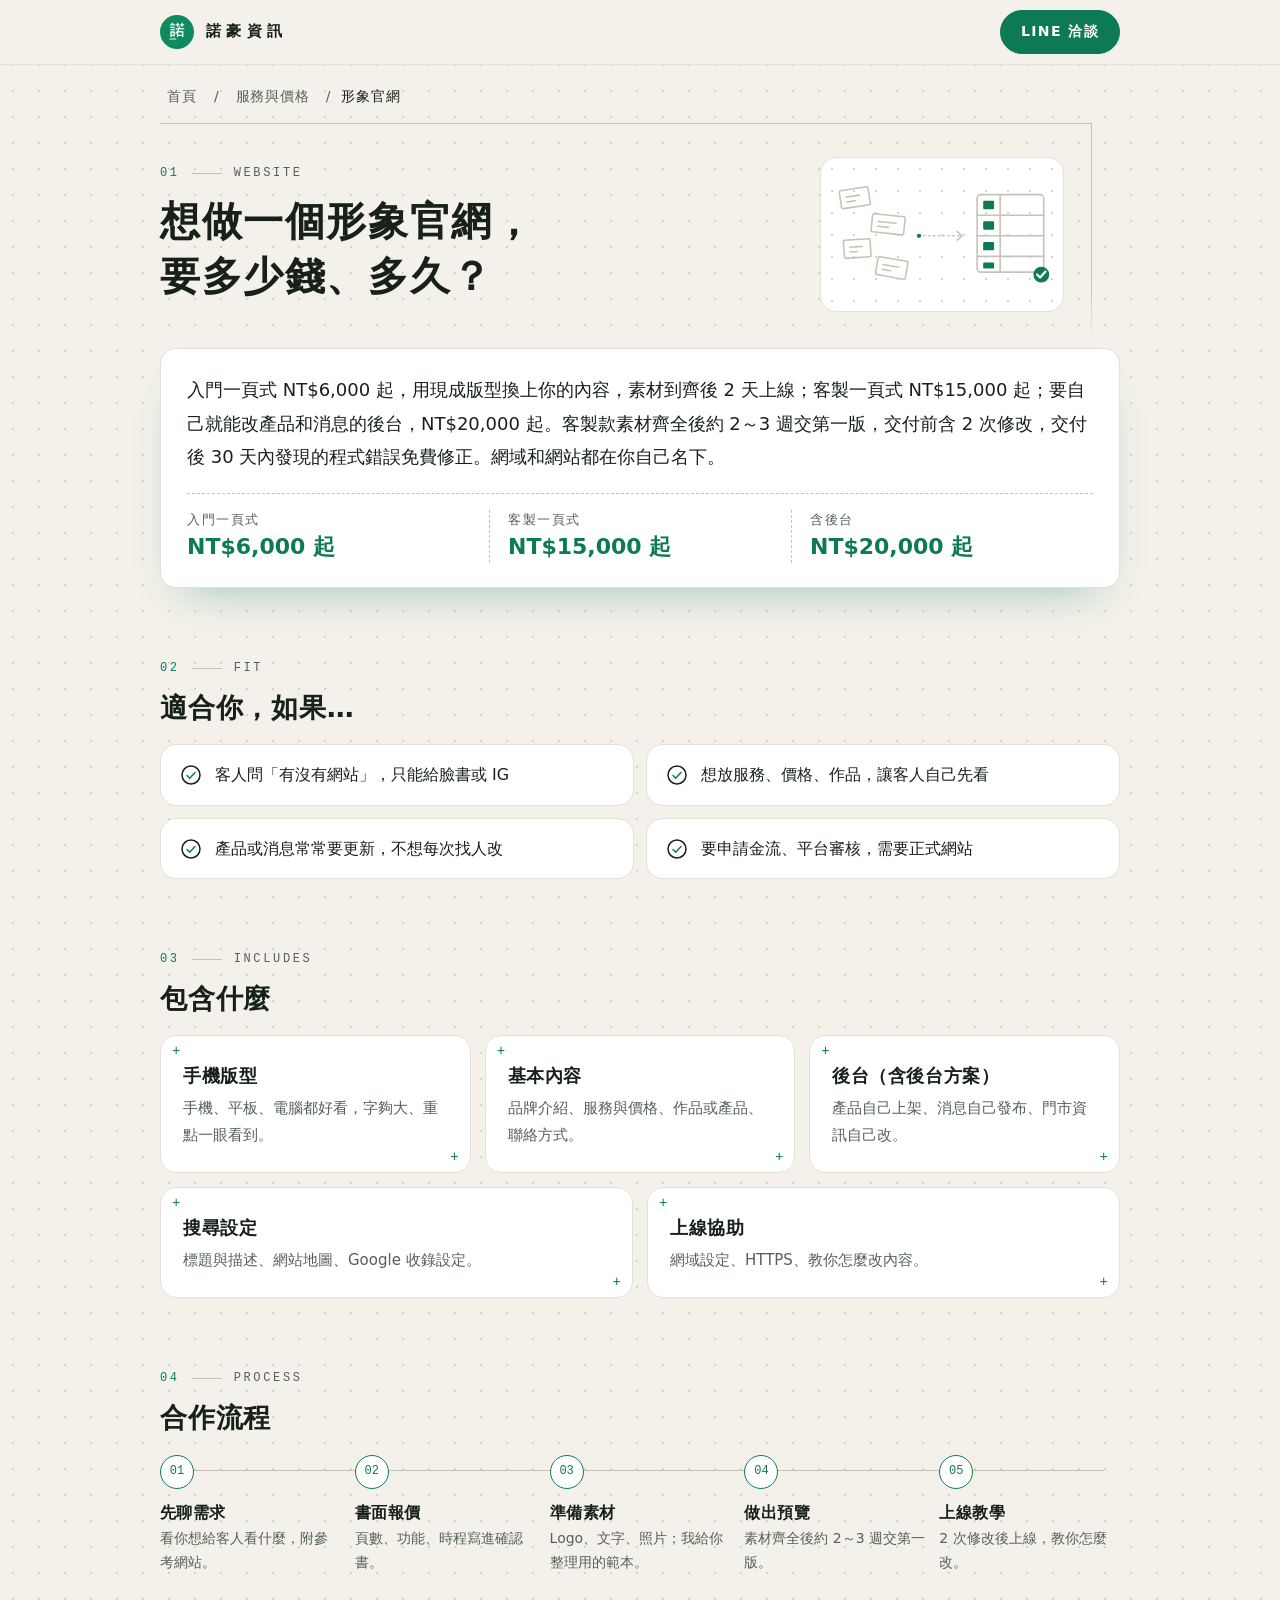
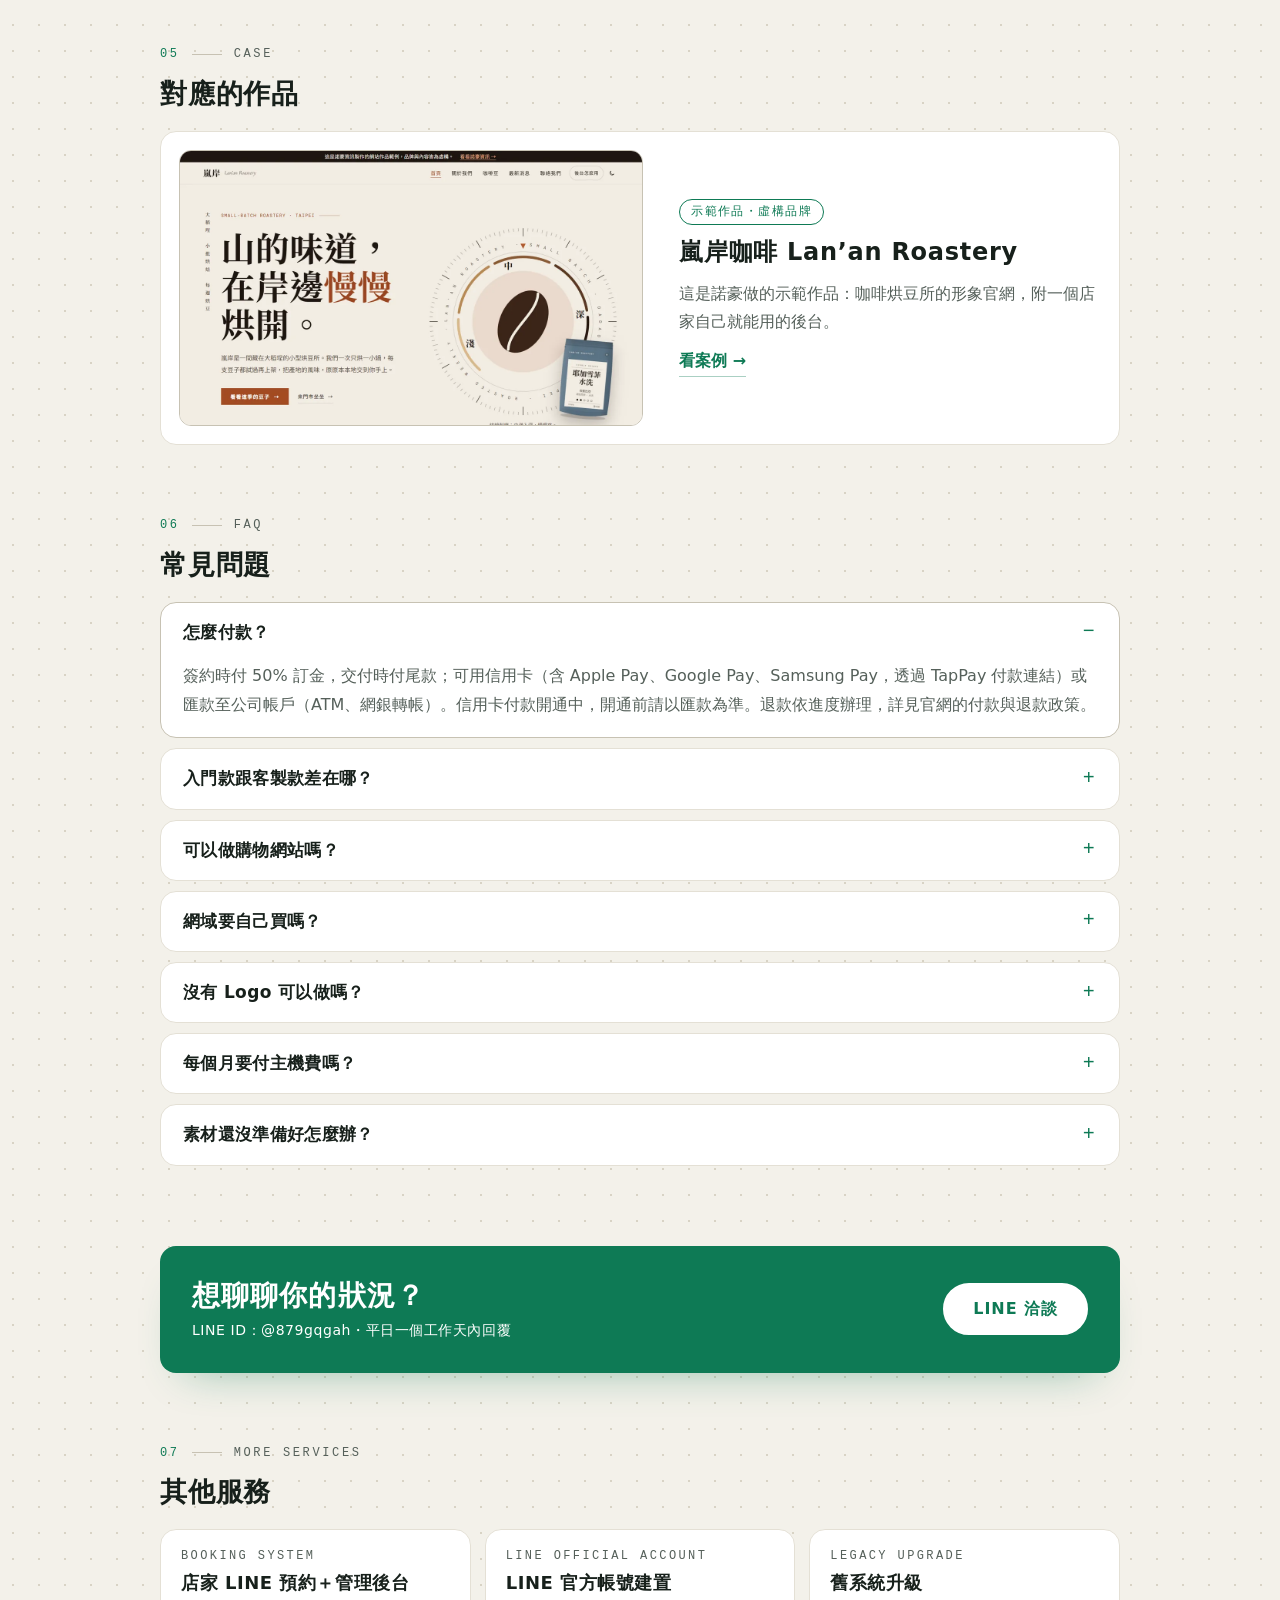
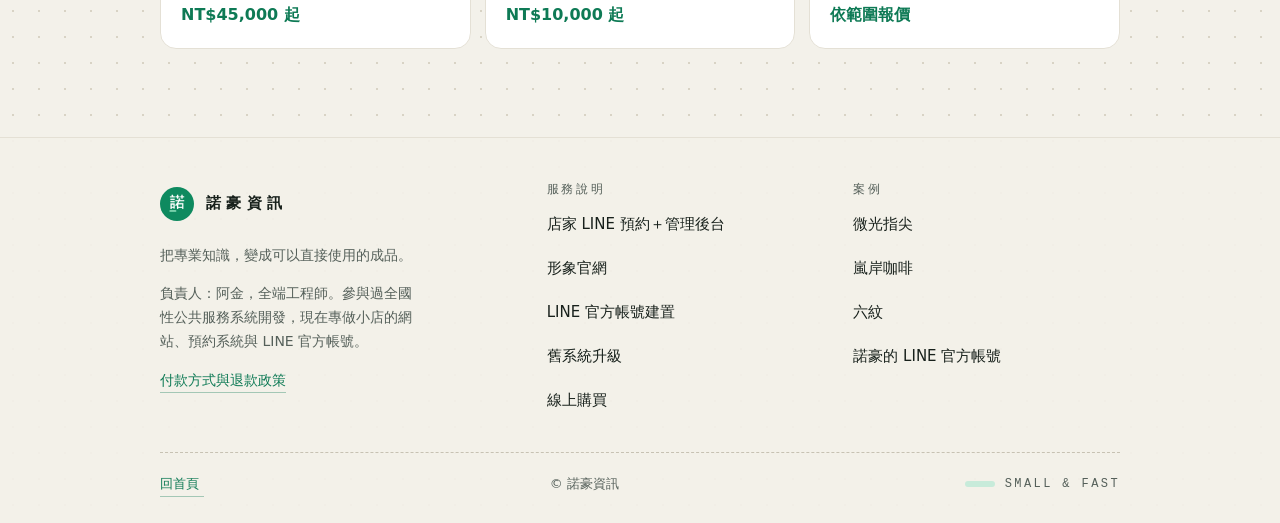
<file: services/website/index.html>
<!doctype html>
<html lang="zh-Hant-TW">
<head>
<meta charset="utf-8">
<meta name="viewport" content="width=device-width, initial-scale=1">
<meta name="color-scheme" content="light">
<title>形象官網多少錢？入門一頁式 NT$6,000 起、含後台 NT$20,000 起｜諾豪資訊</title>
<meta name="description" content="小店、工作室、公司的形象官網：入門一頁式 NT$6,000 起（現成版型，素材到齊後 2 天上線）；客製一頁式 NT$15,000 起；含店家自己就能改的後台 NT$20,000 起。素材齊全後約 2～3 週交第一版，交付前含 2 次修改。">
<meta name="theme-color" content="#0E7A55">
<link rel="canonical" href="https://nuohao.tw/services/website/">
<meta name="robots" content="index,follow,max-image-preview:large">
<meta property="og:type" content="website">
<meta property="og:site_name" content="諾豪資訊 Knowhow">
<meta property="og:locale" content="zh_TW">
<meta property="og:title" content="形象官網多少錢？入門一頁式 NT$6,000 起、含後台 NT$20,000 起｜諾豪資訊">
<meta property="og:description" content="小店、工作室、公司的形象官網：入門一頁式 NT$6,000 起（現成版型，素材到齊後 2 天上線）；客製一頁式 NT$15,000 起；含店家自己就能改的後台 NT$20,000 起。素材齊全後約 2～3 週交第一版，交付前含 2 次修改。">
<meta property="og:url" content="https://nuohao.tw/services/website/">
<meta property="og:image" content="https://nuohao.tw/og.png">
<meta property="og:image:width" content="1200">
<meta property="og:image:height" content="630">
<meta property="og:image:alt" content="諾豪資訊 Knowhow：把專業知識，變成可以直接使用的成品">
<meta name="twitter:card" content="summary_large_image">
<meta name="twitter:title" content="形象官網多少錢？入門一頁式 NT$6,000 起、含後台 NT$20,000 起｜諾豪資訊">
<meta name="twitter:description" content="小店、工作室、公司的形象官網：入門一頁式 NT$6,000 起（現成版型，素材到齊後 2 天上線）；客製一頁式 NT$15,000 起；含店家自己就能改的後台 NT$20,000 起。素材齊全後約 2～3 週交第一版，交付前含 2 次修改。">
<meta name="twitter:image" content="https://nuohao.tw/og.png">
<link rel="icon" href="../../logo.png">
<link rel="stylesheet" href="../../assets/page.css">
<script defer src="../../assets/lightbox.js"></script>
<script defer src="https://cloud.umami.is/script.js" data-website-id="61f8dd1d-a873-4ab9-80a0-dcf2a8809eeb" data-domains="nuohao.tw,tonyging.github.io" data-do-not-track="true"></script>
<script type="application/ld+json">
{
  "@context": "https://schema.org",
  "@graph": [
    {
      "@type": "BreadcrumbList",
      "@id": "https://nuohao.tw/services/website/#breadcrumb",
      "itemListElement": [
        {
          "@type": "ListItem",
          "position": 1,
          "name": "首頁",
          "item": "https://nuohao.tw/"
        },
        {
          "@type": "ListItem",
          "position": 2,
          "name": "服務與價格",
          "item": "https://nuohao.tw/#work"
        },
        {
          "@type": "ListItem",
          "position": 3,
          "name": "形象官網",
          "item": "https://nuohao.tw/services/website/"
        }
      ]
    },
    {
      "@type": "WebPage",
      "@id": "https://nuohao.tw/services/website/#webpage",
      "url": "https://nuohao.tw/services/website/",
      "name": "形象官網多少錢？入門一頁式 NT$6,000 起、含後台 NT$20,000 起｜諾豪資訊",
      "description": "小店、工作室、公司的形象官網：入門一頁式 NT$6,000 起（現成版型，素材到齊後 2 天上線）；客製一頁式 NT$15,000 起；含店家自己就能改的後台 NT$20,000 起。素材齊全後約 2～3 週交第一版，交付前含 2 次修改。",
      "inLanguage": "zh-Hant-TW",
      "isPartOf": {
        "@id": "https://nuohao.tw/#website"
      },
      "breadcrumb": {
        "@id": "https://nuohao.tw/services/website/#breadcrumb"
      }
    },
    {
      "@type": "Service",
      "@id": "https://nuohao.tw/services/website/#service",
      "name": "形象官網",
      "description": "小店、工作室、公司的形象官網：入門一頁式 NT$6,000 起（現成版型，素材到齊後 2 天上線）；客製一頁式 NT$15,000 起；含店家自己就能改的後台 NT$20,000 起。素材齊全後約 2～3 週交第一版，交付前含 2 次修改。",
      "serviceType": "形象官網製作",
      "provider": {
        "@id": "https://nuohao.tw/#org"
      },
      "areaServed": {
        "@type": "Country",
        "name": "TW"
      },
      "url": "https://nuohao.tw/services/website/",
      "offers": {
        "@type": "Offer",
        "priceSpecification": {
          "@type": "PriceSpecification",
          "minPrice": 6000,
          "priceCurrency": "TWD"
        }
      }
    },
    {
      "@type": "FAQPage",
      "@id": "https://nuohao.tw/services/website/#faq",
      "mainEntity": [
        {
          "@type": "Question",
          "name": "怎麼付款？",
          "acceptedAnswer": {
            "@type": "Answer",
            "text": "簽約時付 50% 訂金，交付時付尾款；可用信用卡（含 Apple Pay、Google Pay、Samsung Pay，透過 TapPay 付款連結）或匯款至公司帳戶（ATM、網銀轉帳）。信用卡付款開通中，開通前請以匯款為準。退款依進度辦理，詳見官網的付款與退款政策。"
          }
        },
        {
          "@type": "Question",
          "name": "入門款跟客製款差在哪？",
          "acceptedAnswer": {
            "@type": "Answer",
            "text": "入門一頁式用現成版型，換上你的文字、照片和聯絡方式，素材到齊後 2 天上線，含 1 次修改。客製一頁式依你的品牌重新設計版面，約 2～3 週，交付前 2 次修改。"
          }
        },
        {
          "@type": "Question",
          "name": "可以做購物網站嗎？",
          "acceptedAnswer": {
            "@type": "Answer",
            "text": "可以。購物車、超商取貨付款、店家後台 NT$25,000 起；信用卡付款、折扣碼可以另外加購。可以先看作品範例裡的「六紋」，網站和後台都能直接點開試用。"
          }
        },
        {
          "@type": "Question",
          "name": "網域要自己買嗎？",
          "acceptedAnswer": {
            "@type": "Answer",
            "text": "建議用你自己的名義購買，每年約數百元到一千多元，網域永遠是你的。我可以陪你一步步設定。"
          }
        },
        {
          "@type": "Question",
          "name": "沒有 Logo 可以做嗎？",
          "acceptedAnswer": {
            "@type": "Answer",
            "text": "可以。Logo 設計另外報價 NT$5,000，含 2 個方向提案與 2 輪修改。"
          }
        },
        {
          "@type": "Question",
          "name": "每個月要付主機費嗎？",
          "acceptedAnswer": {
            "@type": "Answer",
            "text": "靜態網站可以放在免費的主機服務上，通常不用月費。需要有人定期幫你更新與備份，可選月費方案，NT$3,000／月起。"
          }
        },
        {
          "@type": "Question",
          "name": "素材還沒準備好怎麼辦？",
          "acceptedAnswer": {
            "@type": "Answer",
            "text": "我會給你一份整理範本（Excel 加圖片資料夾），照著填就好。素材齊全才開始計算交付時間。"
          }
        }
      ]
    }
  ]
}
</script>
</head>
<body>
<!-- 由 tools/build_pages.py 產生，不要手動修改；要改文字請改 tools/pages_content.py 再重跑 -->
<header class="pg-top">
  <div class="pg-top-in">
    <a class="pg-brand" href="../../"><img src="../../logo.png" width="34" height="34" alt=""><span>諾豪資訊</span></a>
    <a class="pg-pill" href="https://line.me/R/ti/p/@879gqgah" target="_blank" rel="noopener" data-track="page-line-cta">LINE 洽談</a>
  </div>
</header>
<main class="pg-wrap pg-main" id="main">
<nav class="pg-crumb pg-rise" aria-label="麵包屑">
    <a href="../../">首頁</a><span aria-hidden="true">/</span><a href="../../#work">服務與價格</a><span aria-hidden="true">/</span><span aria-current="page">形象官網</span>
  </nav>
<header class="pg-hero">
  <div class="pg-hero-txt">
    <p class="pg-label"><b>01</b><i></i>WEBSITE</p>
    <h1 class="pg-h1 pg-rise">想做一個<wbr>形象官網，<wbr>要多少錢、<wbr>多久？</h1>
  </div>
  <div class="pg-hero-art" aria-hidden="true">
    <svg class="pg-art" viewBox="0 0 360 220" focusable="false">
      <g fill="none" stroke="currentColor" stroke-width="2.6" stroke-linecap="round" stroke-linejoin="round">
        <g class="pg-fly pg-f0"><g class="pg-bob" style="--b:0"><g transform="rotate(-9 36 49)"><rect class="pg-d" style="--i:0" pathLength="1" x="12" y="34" width="48" height="30" rx="3"/><path class="pg-d" style="--i:1" pathLength="1" d="M22 46 h22 M22 54 h14"/></g></g></g>
        <g class="pg-fly pg-f1"><g class="pg-bob" style="--b:1"><g transform="rotate(6 91 93)"><rect class="pg-d" style="--i:2" pathLength="1" x="64" y="78" width="54" height="30" rx="3"/><path class="pg-d" style="--i:3" pathLength="1" d="M74 90 h30 M74 98 h18"/></g></g></g>
        <g class="pg-fly pg-f2"><g class="pg-bob" style="--b:2"><g transform="rotate(-4 40 133)"><rect class="pg-d" style="--i:4" pathLength="1" x="18" y="118" width="44" height="30" rx="3"/><path class="pg-d" style="--i:5" pathLength="1" d="M28 130 h20 M28 138 h12"/></g></g></g>
        <g class="pg-fly pg-f3"><g class="pg-bob" style="--b:3"><g transform="rotate(10 97 165)"><rect class="pg-d" style="--i:6" pathLength="1" x="72" y="150" width="50" height="30" rx="3"/><path class="pg-d" style="--i:7" pathLength="1" d="M82 162 h26 M82 170 h14"/></g></g></g>
        <path d="M142 112 H212" stroke-dasharray="2 6"/>
        <path class="pg-d" style="--i:8" pathLength="1" d="M205 105 L213 112 L205 119"/>
        <rect class="pg-d" style="--i:9" pathLength="1" x="238" y="44" width="110" height="128" rx="6"/>
        <path class="pg-d" style="--i:10" pathLength="1" d="M238 78 H348 M238 112 H348 M238 146 H348 M276 44 V172"/>
      </g>
      <g class="pg-g" fill="currentColor">
        <circle class="pg-dot" cx="142" cy="112" r="3.5"/>
        <rect class="pg-c0" x="248" y="54" width="18" height="14" rx="2"/>
        <rect class="pg-c1" x="248" y="88" width="18" height="14" rx="2"/>
        <rect class="pg-c2" x="248" y="122" width="18" height="14" rx="2"/>
        <rect class="pg-c3" x="248" y="156" width="18" height="10" rx="2"/>
        <circle class="pg-cc" cx="344" cy="176" r="13"/>
      </g>
      <path class="pg-tick" pathLength="1" d="M337 176 l5 5 l9 -10" fill="none" stroke="var(--card)" stroke-width="3.6" stroke-linecap="round" stroke-linejoin="round"/>
    </svg>
  </div>
</header>
<section class="pg-card pg-answer pg-rise" aria-label="簡短回答">
    <p class="pg-lead">入門一頁式 NT$6,000 起，用現成版型換上你的內容，素材到齊後 2 天上線；客製一頁式 NT$15,000 起；要自己就能改產品和消息的後台，NT$20,000 起。客製款素材齊全後約 2～3 週交第一版，交付前含 2 次修改，交付後 30 天內發現的程式錯誤免費修正。網域和網站都在你自己名下。</p>
    <dl class="pg-facts"><div><dt>入門一頁式</dt><dd>NT$6,000 起</dd></div><div><dt>客製一頁式</dt><dd>NT$15,000 起</dd></div><div><dt>含後台</dt><dd>NT$20,000 起</dd></div></dl>
  </section>
<section class="pg-sec pg-reveal">
  <p class="pg-label"><b>02</b><i></i>FIT</p>
  <h2 class="pg-h2">適合你，如果…</h2>
  <ul class="pg-fit"><li><svg viewBox="0 0 24 24" fill="none" stroke="currentColor" stroke-width="1.5" stroke-linecap="round" stroke-linejoin="round" aria-hidden="true"><circle cx="12" cy="12" r="9"/><path d="M8 12.5l2.7 2.7L16 9.5" stroke="var(--green)"/></svg><span>客人問「有沒有網站」，只能給臉書或 IG</span></li><li><svg viewBox="0 0 24 24" fill="none" stroke="currentColor" stroke-width="1.5" stroke-linecap="round" stroke-linejoin="round" aria-hidden="true"><circle cx="12" cy="12" r="9"/><path d="M8 12.5l2.7 2.7L16 9.5" stroke="var(--green)"/></svg><span>想放服務、價格、作品，讓客人自己先看</span></li><li><svg viewBox="0 0 24 24" fill="none" stroke="currentColor" stroke-width="1.5" stroke-linecap="round" stroke-linejoin="round" aria-hidden="true"><circle cx="12" cy="12" r="9"/><path d="M8 12.5l2.7 2.7L16 9.5" stroke="var(--green)"/></svg><span>產品或消息常常要更新，不想每次找人改</span></li><li><svg viewBox="0 0 24 24" fill="none" stroke="currentColor" stroke-width="1.5" stroke-linecap="round" stroke-linejoin="round" aria-hidden="true"><circle cx="12" cy="12" r="9"/><path d="M8 12.5l2.7 2.7L16 9.5" stroke="var(--green)"/></svg><span>要申請金流、平台審核，需要正式網站</span></li></ul>
</section>
<section class="pg-sec pg-reveal">
  <p class="pg-label"><b>03</b><i></i>INCLUDES</p>
  <h2 class="pg-h2">包含什麼</h2>
  <div class="pg-bento"><article class="pg-tile" style="--sp:4"><h3>手機版型</h3><p>手機、平板、電腦都好看，字夠大、重點一眼看到。</p></article><article class="pg-tile" style="--sp:4"><h3>基本內容</h3><p>品牌介紹、服務與價格、作品或產品、聯絡方式。</p></article><article class="pg-tile" style="--sp:4"><h3>後台（含後台方案）</h3><p>產品自己上架、消息自己發布、門市資訊自己改。</p></article><article class="pg-tile" style="--sp:6"><h3>搜尋設定</h3><p>標題與描述、網站地圖、Google 收錄設定。</p></article><article class="pg-tile" style="--sp:6"><h3>上線協助</h3><p>網域設定、HTTPS、教你怎麼改內容。</p></article></div>
</section>
<section class="pg-sec pg-reveal">
  <p class="pg-label"><b>04</b><i></i>PROCESS</p>
  <h2 class="pg-h2">合作流程</h2>
  <ol class="pg-steps"><li><b>先聊需求</b><span>看你想給客人看什麼，附參考網站。</span></li><li><b>書面報價</b><span>頁數、功能、時程寫進確認書。</span></li><li><b>準備素材</b><span>Logo、文字、照片；我給你整理用的範本。</span></li><li><b>做出預覽</b><span>素材齊全後約 2～3 週交第一版。</span></li><li><b>上線教學</b><span>2 次修改後上線，教你怎麼改。</span></li></ol>
</section>
<p class="pg-mid"><a class="pg-btn pg-btn-ghost" href="https://line.me/R/ti/p/@879gqgah" target="_blank" rel="noopener" data-track="page-mid-line">LINE 問問看</a></p>
<section class="pg-sec pg-reveal">
  <p class="pg-label"><b>05</b><i></i>CASE</p>
  <h2 class="pg-h2">對應的作品</h2>
  <article class="pg-card pg-case">
    <div class="pg-case-fig"><a class="pg-case-img" href="../../img/work-coffee.webp" target="_blank" rel="noopener" data-track="page-case-img"><img src="../../img/work-coffee.webp" width="1200" height="712" loading="lazy" alt="嵐岸咖啡官網首頁畫面：大標「山的味道，在岸邊慢慢烘開」與咖啡豆包裝"><span class="pg-zoom-ico" aria-hidden="true"><svg viewBox="0 0 24 24" fill="none" stroke="currentColor" stroke-width="1.6" stroke-linecap="round" stroke-linejoin="round"><circle cx="10.5" cy="10.5" r="6"/><path d="M15 15l5 5M10.5 8v5M8 10.5h5"/></svg></span></a><a class="pg-zoom-hint" href="../../img/work-coffee.webp" target="_blank" rel="noopener" tabindex="-1" aria-hidden="true"><span class="pg-zoom-hint-ico" aria-hidden="true"><svg viewBox="0 0 24 24" fill="none" stroke="currentColor" stroke-width="1.6" stroke-linecap="round" stroke-linejoin="round"><circle cx="10.5" cy="10.5" r="6"/><path d="M15 15l5 5M10.5 8v5M8 10.5h5"/></svg></span>看大圖</a></div>
    <div class="pg-case-body">
      <span class="pg-badge">示範作品・虛構品牌</span>
      <h3>嵐岸咖啡 Lan’an Roastery</h3>
      <p>這是諾豪做的示範作品：咖啡烘豆所的形象官網，附一個店家自己就能用的後台。</p>
      <a class="pg-u pg-strong" href="../../work/lanan-coffee/" data-track="page-case-link">看案例 →</a>
    </div>
  </article>
</section>
<section class="pg-sec pg-reveal">
  <p class="pg-label"><b>06</b><i></i>FAQ</p>
  <h2 class="pg-h2">常見問題</h2>
  <div class="pg-faq"><details open><summary>怎麼付款？</summary><p>簽約時付 50% 訂金，交付時付尾款；可用信用卡（含 Apple Pay、Google Pay、Samsung Pay，透過 TapPay 付款連結）或匯款至公司帳戶（ATM、網銀轉帳）。信用卡付款開通中，開通前請以匯款為準。退款依進度辦理，詳見官網的付款與退款政策。</p></details><details><summary>入門款跟客製款差在哪？</summary><p>入門一頁式用現成版型，換上你的文字、照片和聯絡方式，素材到齊後 2 天上線，含 1 次修改。客製一頁式依你的品牌重新設計版面，約 2～3 週，交付前 2 次修改。</p></details><details><summary>可以做購物網站嗎？</summary><p>可以。購物車、超商取貨付款、店家後台 NT$25,000 起；信用卡付款、折扣碼可以另外加購。可以先看作品範例裡的「六紋」，網站和後台都能直接點開試用。</p></details><details><summary>網域要自己買嗎？</summary><p>建議用你自己的名義購買，每年約數百元到一千多元，網域永遠是你的。我可以陪你一步步設定。</p></details><details><summary>沒有 Logo 可以做嗎？</summary><p>可以。Logo 設計另外報價 NT$5,000，含 2 個方向提案與 2 輪修改。</p></details><details><summary>每個月要付主機費嗎？</summary><p>靜態網站可以放在免費的主機服務上，通常不用月費。需要有人定期幫你更新與備份，可選月費方案，NT$3,000／月起。</p></details><details><summary>素材還沒準備好怎麼辦？</summary><p>我會給你一份整理範本（Excel 加圖片資料夾），照著填就好。素材齊全才開始計算交付時間。</p></details></div>
</section>
<section class="pg-cta pg-reveal" aria-labelledby="pg-cta-h">
    <div>
      <h2 id="pg-cta-h">想聊聊你的狀況？</h2>
      <p>LINE ID：@879gqgah・平日一個工作天內回覆</p>
    </div>
    <a class="pg-btn pg-btn-white" href="https://line.me/R/ti/p/@879gqgah" target="_blank" rel="noopener" data-track="page-line-cta-bottom">LINE 洽談</a>
  </section>
<section class="pg-sec pg-reveal">
  <p class="pg-label"><b>07</b><i></i>MORE SERVICES</p>
  <h2 class="pg-h2">其他服務</h2>
  <div class="pg-links"><a class="pg-card pg-link" href="../booking-system/" data-track="page-other-service"><span class="pg-mono">BOOKING SYSTEM</span><b>店家 LINE 預約＋管理後台</b><em>NT$45,000 起</em></a><a class="pg-card pg-link" href="../line-official-account/" data-track="page-other-service"><span class="pg-mono">LINE OFFICIAL ACCOUNT</span><b>LINE 官方帳號建置</b><em>NT$10,000 起</em></a><a class="pg-card pg-link" href="../legacy-upgrade/" data-track="page-other-service"><span class="pg-mono">LEGACY UPGRADE</span><b>舊系統升級</b><em>依範圍報價</em></a></div>
</section>
</main>
<footer class="pg-foot">
  <div class="pg-wrap pg-foot-in">
    <div class="pg-foot-brand">
      <a class="pg-brand" href="../../"><img src="../../logo.png" width="34" height="34" alt=""><span>諾豪資訊</span></a>
      <p>把專業知識，變成可以直接使用的成品。</p>
      <p>負責人：阿金，全端工程師。參與過全國性公共服務系統開發，現在專做小店的網站、預約系統與 LINE 官方帳號。</p>
      <p><a class="pg-u" href="../../#refund">付款方式與退款政策</a></p>
    </div>
    <nav class="pg-foot-col" aria-label="服務說明"><h2>服務說明</h2><ul><li><a href="../../services/booking-system/">店家 LINE 預約＋管理後台</a></li><li><a href="../../services/website/">形象官網</a></li><li><a href="../../services/line-official-account/">LINE 官方帳號建置</a></li><li><a href="../../services/legacy-upgrade/">舊系統升級</a></li><li><a href="../../shop/">線上購買</a></li></ul></nav>
    <nav class="pg-foot-col" aria-label="案例"><h2>案例</h2><ul><li><a href="../../work/glimmer-booking/">微光指尖</a></li><li><a href="../../work/lanan-coffee/">嵐岸咖啡</a></li><li><a href="../../work/liuwen-shop/">六紋</a></li><li><a href="../../work/knowhow-line-oa/">諾豪的 LINE 官方帳號</a></li></ul></nav>
  </div>
  <div class="pg-wrap pg-foot-bar"><a class="pg-u" href="../../">回首頁</a><span>© 諾豪資訊</span><span class="pg-tg"><i></i>SMALL &amp; FAST</span></div>
</footer>
</body>
</html>
</file>
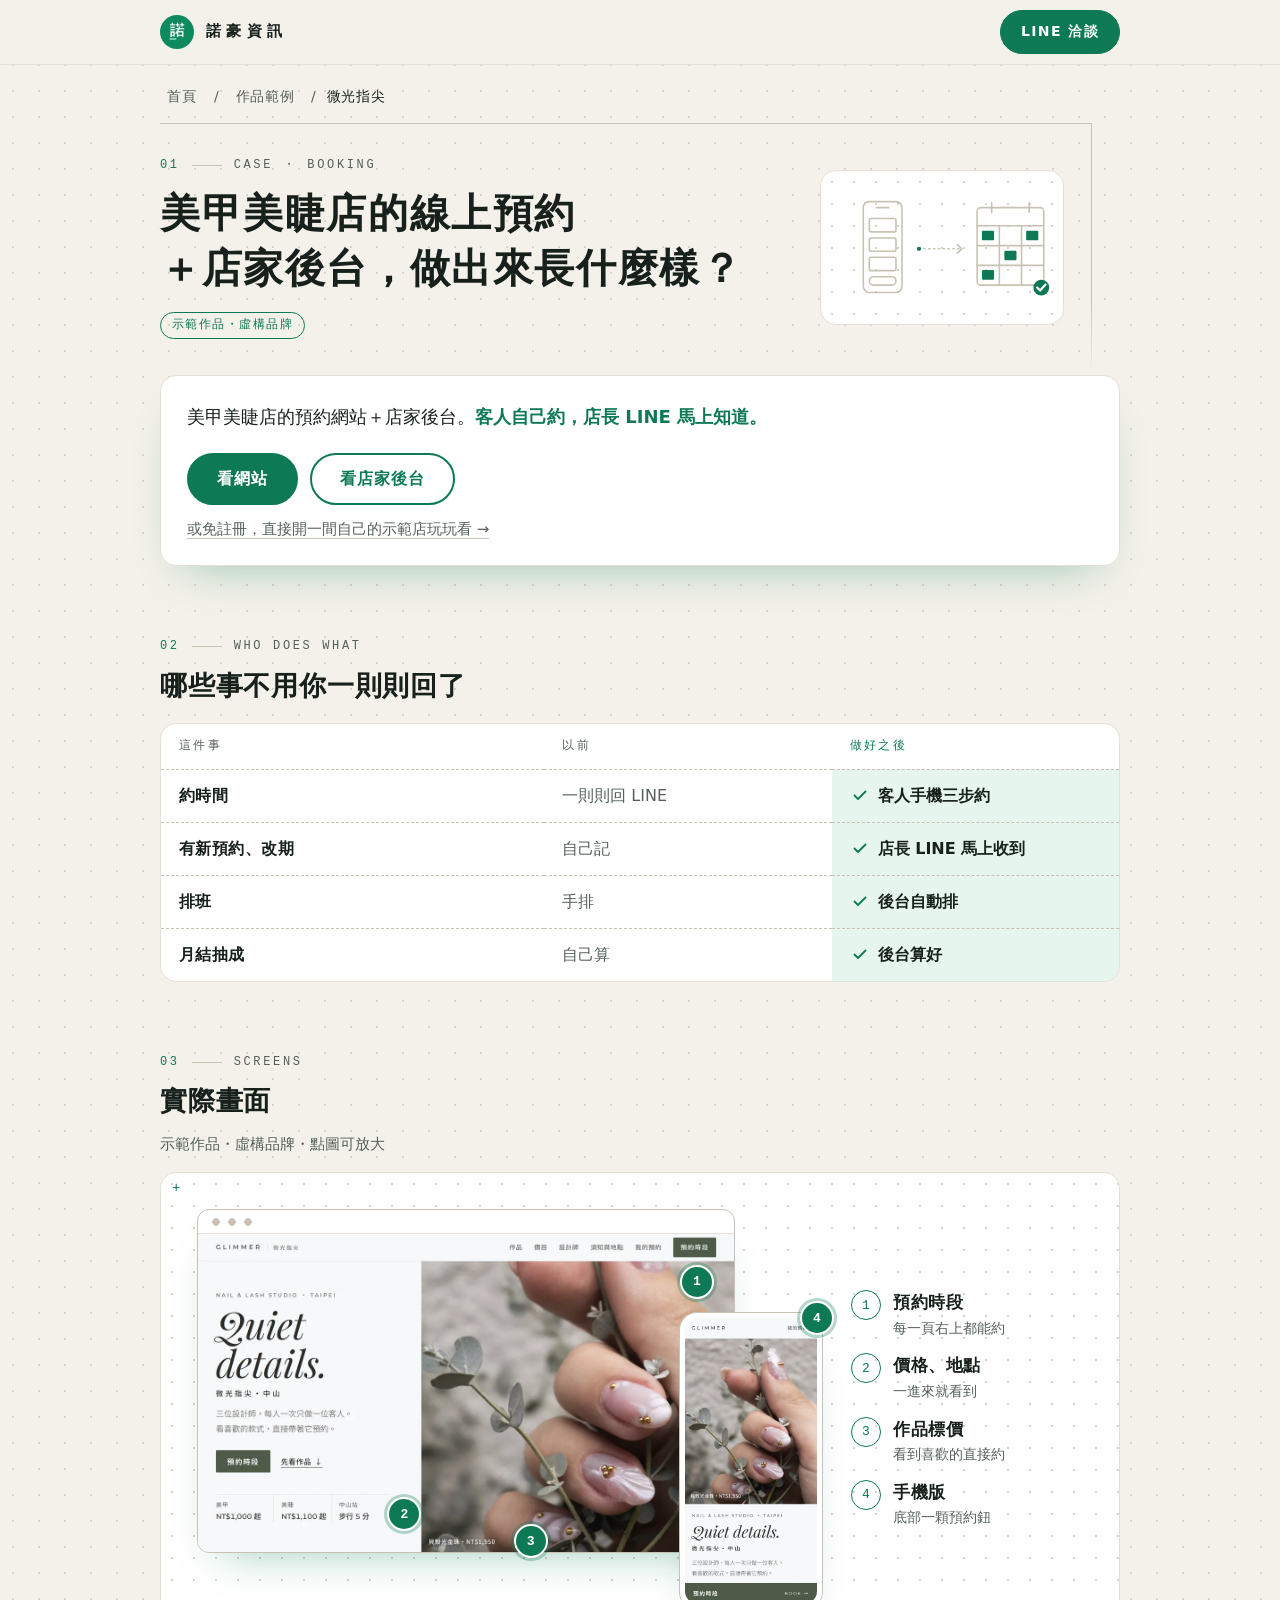
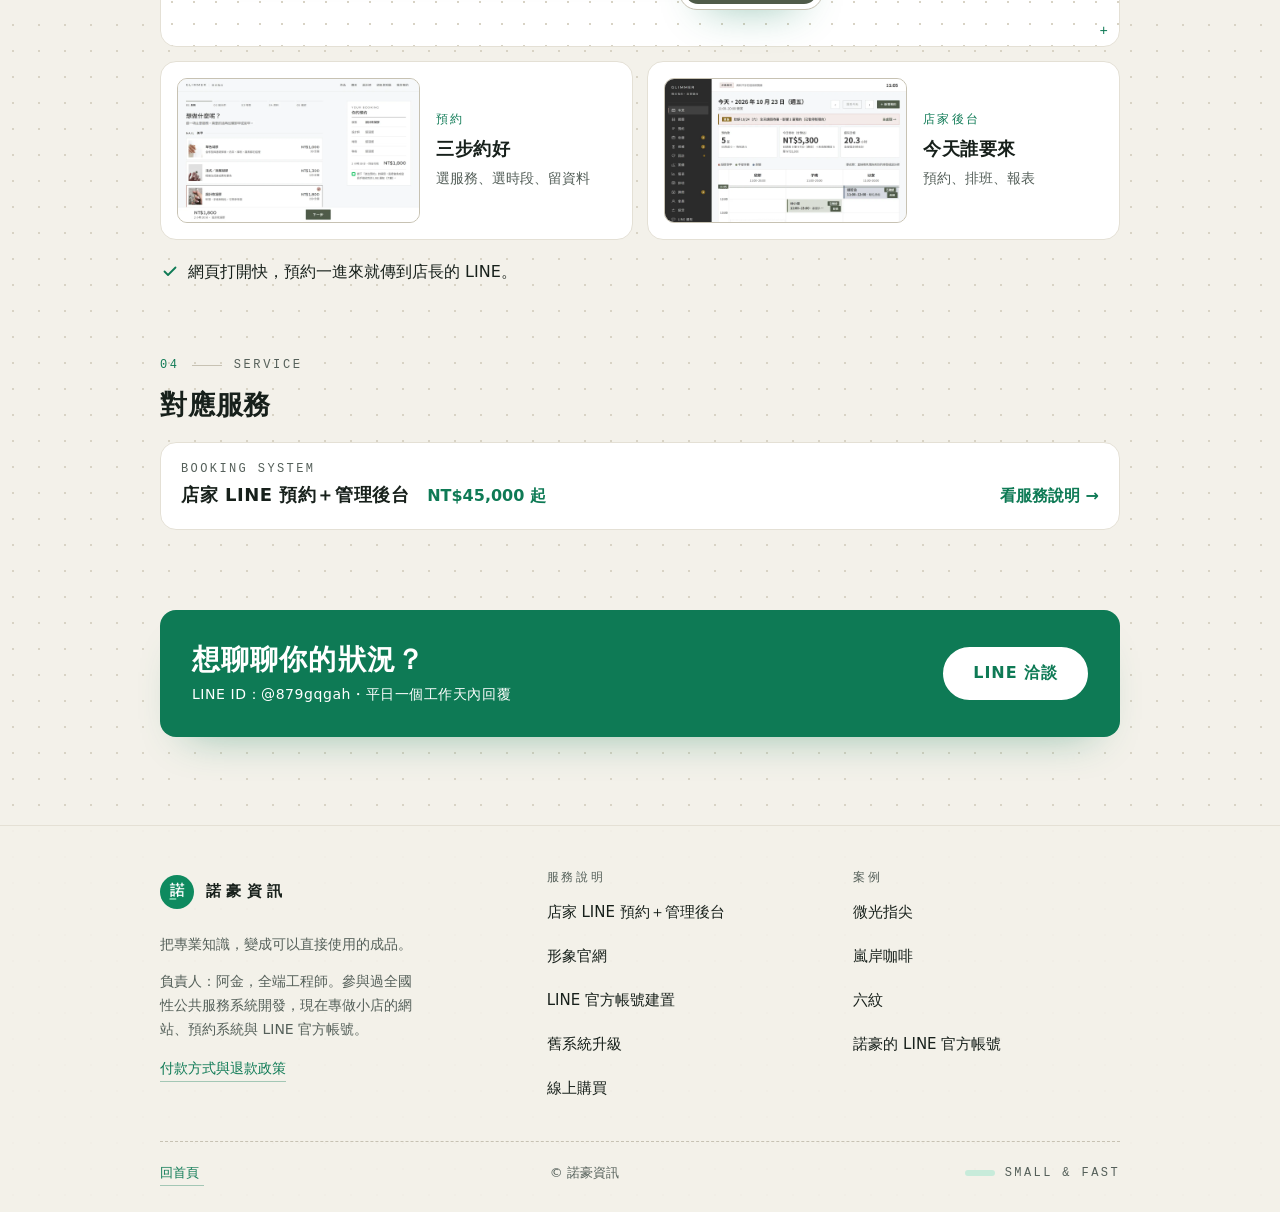
<file: work/glimmer-booking/index.html>
<!doctype html>
<html lang="zh-Hant-TW">
<head>
<meta charset="utf-8">
<meta name="viewport" content="width=device-width, initial-scale=1">
<meta name="color-scheme" content="light">
<title>美甲美睫店線上預約＋店家後台實例：微光指尖｜諾豪資訊</title>
<meta name="description" content="諾豪資訊製作的示範作品「微光指尖」：美甲美睫工作室的線上預約網站與店家後台。手機三步預約、店長 LINE 收通知、排班與報表。可以直接點開網站與後台試用。">
<meta name="theme-color" content="#0E7A55">
<link rel="canonical" href="https://nuohao.tw/work/glimmer-booking/">
<meta name="robots" content="index,follow,max-image-preview:large">
<meta property="og:type" content="website">
<meta property="og:site_name" content="諾豪資訊 Knowhow">
<meta property="og:locale" content="zh_TW">
<meta property="og:title" content="美甲美睫店線上預約＋店家後台實例：微光指尖｜諾豪資訊">
<meta property="og:description" content="諾豪資訊製作的示範作品「微光指尖」：美甲美睫工作室的線上預約網站與店家後台。手機三步預約、店長 LINE 收通知、排班與報表。可以直接點開網站與後台試用。">
<meta property="og:url" content="https://nuohao.tw/work/glimmer-booking/">
<meta property="og:image" content="https://nuohao.tw/og.png">
<meta property="og:image:width" content="1200">
<meta property="og:image:height" content="630">
<meta property="og:image:alt" content="諾豪資訊 Knowhow：把專業知識，變成可以直接使用的成品">
<meta name="twitter:card" content="summary_large_image">
<meta name="twitter:title" content="美甲美睫店線上預約＋店家後台實例：微光指尖｜諾豪資訊">
<meta name="twitter:description" content="諾豪資訊製作的示範作品「微光指尖」：美甲美睫工作室的線上預約網站與店家後台。手機三步預約、店長 LINE 收通知、排班與報表。可以直接點開網站與後台試用。">
<meta name="twitter:image" content="https://nuohao.tw/og.png">
<link rel="icon" href="../../logo.png">
<link rel="stylesheet" href="../../assets/page.css">
<script defer src="../../assets/lightbox.js"></script>
<script defer src="https://cloud.umami.is/script.js" data-website-id="61f8dd1d-a873-4ab9-80a0-dcf2a8809eeb" data-domains="nuohao.tw,tonyging.github.io" data-do-not-track="true"></script>
<script type="application/ld+json">
{
  "@context": "https://schema.org",
  "@graph": [
    {
      "@type": "BreadcrumbList",
      "@id": "https://nuohao.tw/work/glimmer-booking/#breadcrumb",
      "itemListElement": [
        {
          "@type": "ListItem",
          "position": 1,
          "name": "首頁",
          "item": "https://nuohao.tw/"
        },
        {
          "@type": "ListItem",
          "position": 2,
          "name": "作品範例",
          "item": "https://nuohao.tw/#portfolio"
        },
        {
          "@type": "ListItem",
          "position": 3,
          "name": "微光指尖",
          "item": "https://nuohao.tw/work/glimmer-booking/"
        }
      ]
    },
    {
      "@type": "WebPage",
      "@id": "https://nuohao.tw/work/glimmer-booking/#webpage",
      "url": "https://nuohao.tw/work/glimmer-booking/",
      "name": "美甲美睫店線上預約＋店家後台實例：微光指尖｜諾豪資訊",
      "description": "諾豪資訊製作的示範作品「微光指尖」：美甲美睫工作室的線上預約網站與店家後台。手機三步預約、店長 LINE 收通知、排班與報表。可以直接點開網站與後台試用。",
      "inLanguage": "zh-Hant-TW",
      "isPartOf": {
        "@id": "https://nuohao.tw/#website"
      },
      "breadcrumb": {
        "@id": "https://nuohao.tw/work/glimmer-booking/#breadcrumb"
      }
    },
    {
      "@type": "CreativeWork",
      "@id": "https://nuohao.tw/work/glimmer-booking/#work",
      "name": "微光指尖 Glimmer Nail & Lash",
      "description": "諾豪資訊製作的示範作品「微光指尖」：美甲美睫工作室的線上預約網站與店家後台。手機三步預約、店長 LINE 收通知、排班與報表。可以直接點開網站與後台試用。",
      "url": "https://tonyging.github.io/demo-booking/",
      "inLanguage": "zh-Hant-TW",
      "creator": {
        "@id": "https://nuohao.tw/#org"
      },
      "about": {
        "@id": "https://nuohao.tw/services/booking-system/#service"
      },
      "mainEntityOfPage": {
        "@id": "https://nuohao.tw/work/glimmer-booking/#webpage"
      }
    }
  ]
}
</script>
</head>
<body>
<!-- 由 tools/build_pages.py 產生，不要手動修改；要改文字請改 tools/pages_content.py 再重跑 -->
<header class="pg-top">
  <div class="pg-top-in">
    <a class="pg-brand" href="../../"><img src="../../logo.png" width="34" height="34" alt=""><span>諾豪資訊</span></a>
    <a class="pg-pill" href="https://line.me/R/ti/p/@879gqgah" target="_blank" rel="noopener" data-track="page-line-cta">LINE 洽談</a>
  </div>
</header>
<main class="pg-wrap pg-main" id="main">
<nav class="pg-crumb pg-rise" aria-label="麵包屑">
    <a href="../../">首頁</a><span aria-hidden="true">/</span><a href="../../#portfolio">作品範例</a><span aria-hidden="true">/</span><span aria-current="page">微光指尖</span>
  </nav>
<header class="pg-hero">
  <div class="pg-hero-txt">
    <p class="pg-label"><b>01</b><i></i>CASE ・ BOOKING</p>
    <h1 class="pg-h1 pg-rise">美甲美睫店的<wbr>線上預約<wbr>＋⁠店家後台，<wbr>做出來<wbr>長什麼樣？</h1>
    <span class="pg-badge pg-rise">示範作品・虛構品牌</span>
  </div>
  <div class="pg-hero-art" aria-hidden="true">
    <svg class="pg-art" viewBox="0 0 360 220" focusable="false">
      <g fill="none" stroke="currentColor" stroke-width="2.6" stroke-linecap="round" stroke-linejoin="round">
        <rect class="pg-d" style="--i:0" pathLength="1" x="50" y="34" width="64" height="150" rx="10"/><path class="pg-d" style="--i:1" pathLength="1" d="M72 44 h20"/><rect class="pg-d" style="--i:2" pathLength="1" x="60" y="62" width="44" height="22" rx="3"/><rect class="pg-d" style="--i:3" pathLength="1" x="60" y="94" width="44" height="22" rx="3"/><rect class="pg-d" style="--i:4" pathLength="1" x="60" y="126" width="44" height="22" rx="3"/><rect class="pg-d" style="--i:5" pathLength="1" x="60" y="158" width="44" height="14" rx="7"/>
        <path d="M142 112 H212" stroke-dasharray="2 6"/>
        <path class="pg-d" style="--i:9" pathLength="1" d="M205 105 L213 112 L205 119"/>
        <rect class="pg-d" style="--i:6" pathLength="1" x="238" y="44" width="110" height="128" rx="6"/><path class="pg-d" style="--i:7" pathLength="1" d="M262 36 V52 M324 36 V52"/><path class="pg-d" style="--i:8" pathLength="1" d="M238 74 H348 M238 106.7 H348 M238 139.3 H348 M274.7 74 V172 M311.3 74 V172"/>
      </g>
      <g class="pg-g" fill="currentColor">
        <circle class="pg-dot" cx="142" cy="112" r="3.5"/>
        <rect class="pg-c0" x="246" y="82" width="20" height="16" rx="2"/><rect class="pg-c1" x="319" y="82" width="20" height="16" rx="2"/><rect class="pg-c2" x="283" y="115" width="20" height="16" rx="2"/><rect class="pg-c3" x="246" y="147" width="20" height="16" rx="2"/>
        <circle class="pg-cc" cx="344" cy="176" r="13"/>
      </g>
      <path class="pg-tick" pathLength="1" d="M337 176 l5 5 l9 -10" fill="none" stroke="var(--card)" stroke-width="3.6" stroke-linecap="round" stroke-linejoin="round"/>
    </svg>
  </div>
</header>
<section class="pg-card pg-answer pg-rise" aria-label="簡短回答">
    <p class="pg-lead">美甲美睫店的預約網站＋店家後台。<b>客人自己約，店長 LINE 馬上知道。</b></p>
    <div class="pg-btns"><a class="pg-btn pg-btn-solid" href="https://tonyging.github.io/demo-booking/" target="_blank" rel="noopener" data-track="case-glimmer-site">看網站</a><a class="pg-btn pg-btn-ghost" href="https://tonyging.github.io/demo-booking/admin/" target="_blank" rel="noopener" data-track="case-glimmer-admin">看店家後台</a><a class="pg-cs-more" href="https://tonyging.github.io/demo-booking/live/" target="_blank" rel="noopener" data-track="case-glimmer-live">或免註冊，直接開一間自己的示範店玩玩看&nbsp;→</a></div>
  </section>
<section class="pg-sec pg-reveal" aria-labelledby="cs-tbl-h">
  <p class="pg-label"><b>02</b><i></i>WHO DOES WHAT</p>
  <h2 class="pg-h2" id="cs-tbl-h">哪些事不用你一則則回了</h2>
  <table class="pg-cs-tbl"><thead><tr><th scope="col">這件事</th><th scope="col">以前</th><th scope="col">做好之後</th></tr></thead><tbody><tr><th scope="row">約時間</th><td data-col="以前">一則則回 LINE</td><td data-col="做好之後"><svg viewBox="0 0 20 20" fill="none" stroke="currentColor" stroke-width="1.8" stroke-linecap="round" stroke-linejoin="round" aria-hidden="true"><path d="M4.5 10.5l3.5 3.5L15.5 6.5"/></svg>客人手機三步約</td></tr><tr><th scope="row">有新預約、改期</th><td data-col="以前">自己記</td><td data-col="做好之後"><svg viewBox="0 0 20 20" fill="none" stroke="currentColor" stroke-width="1.8" stroke-linecap="round" stroke-linejoin="round" aria-hidden="true"><path d="M4.5 10.5l3.5 3.5L15.5 6.5"/></svg>店長 LINE 馬上收到</td></tr><tr><th scope="row">排班</th><td data-col="以前">手排</td><td data-col="做好之後"><svg viewBox="0 0 20 20" fill="none" stroke="currentColor" stroke-width="1.8" stroke-linecap="round" stroke-linejoin="round" aria-hidden="true"><path d="M4.5 10.5l3.5 3.5L15.5 6.5"/></svg>後台自動排</td></tr><tr><th scope="row">月結抽成</th><td data-col="以前">自己算</td><td data-col="做好之後"><svg viewBox="0 0 20 20" fill="none" stroke="currentColor" stroke-width="1.8" stroke-linecap="round" stroke-linejoin="round" aria-hidden="true"><path d="M4.5 10.5l3.5 3.5L15.5 6.5"/></svg>後台算好</td></tr></tbody></table>
</section>
<section class="pg-sec pg-reveal" aria-labelledby="cs-shot-h">
  <p class="pg-label"><b>03</b><i></i>SCREENS</p>
  <h2 class="pg-h2" id="cs-shot-h">實際畫面</h2>
  <p class="pg-cs-kind">示範作品・虛構品牌・點圖可放大</p>
  <div class="pg-cs-bento is-wide"><div class="pg-cs-main"><div class="pg-cs-fig has-phone"><div class="pg-cs-win"><i aria-hidden="true"></i><figure class="pg-cs-pic"><a class="pg-zoom" href="../../img/work-glimmer.webp" target="_blank" rel="noopener"><img src="../../img/work-glimmer.webp" width="1200" height="712" loading="lazy" alt="微光指尖首頁畫面：大標「Quiet details.」與珍珠光美甲照片，右上角是「預約時段」按鈕"></a><figcaption class="pg-sr">大標「Quiet details.」與珍珠光美甲照片，右上角是「預約時段」按鈕</figcaption><span class="pg-cs-pin" style="left:93%;top:15%" aria-hidden="true">1</span><span class="pg-cs-pin" style="left:38.5%;top:88%" aria-hidden="true">2</span><span class="pg-cs-pin" style="left:62%;top:96.5%" aria-hidden="true">3</span></figure></div><div class="pg-cs-phone"><figure class="pg-cs-pic"><a class="pg-zoom" href="../../img/work-glimmer-mobile.webp" target="_blank" rel="noopener"><img src="../../img/work-glimmer-mobile.webp" width="780" height="1688" loading="lazy" alt="微光指尖手機版畫面：美甲作品照片與底部「預約時段」按鈕"></a><figcaption class="pg-sr">美甲作品照片與底部「預約時段」按鈕</figcaption><span class="pg-cs-pin" aria-hidden="true">4</span></figure></div></div><ol class="pg-cs-legend" aria-label="畫面標註"><li><i>1</i><b>預約時段</b><span>每一頁右上都能約</span></li><li><i>2</i><b>價格、地點</b><span>一進來就看到</span></li><li><i>3</i><b>作品標價</b><span>看到喜歡的直接約</span></li><li><i>4</i><b>手機版</b><span>底部一顆預約鈕</span></li></ol></div><div class="pg-cs-side"><figure class="pg-cs-mini has-crop" style="--cz:165%;--cl:0.0%;--ct:-21.9%"><a class="pg-zoom" href="../../img/work-glimmer-book.webp" target="_blank" rel="noopener"><img src="../../img/work-glimmer-book.webp" width="1200" height="712" loading="lazy" alt="微光指尖預約流程畫面：選服務、選時段、留資料"></a><figcaption><span class="pg-mono">預約</span><b>三步約好</b><span>選服務、選時段、留資料</span></figcaption></figure><figure class="pg-cs-mini has-crop" style="--cz:220%;--cl:-66.0%;--ct:-108.6%"><a class="pg-zoom" href="../../img/work-glimmer-admin.webp" target="_blank" rel="noopener"><img src="../../img/work-glimmer-admin.webp" width="1200" height="712" loading="lazy" alt="微光指尖店家後台畫面：今日預約、排班與報表"></a><figcaption><span class="pg-mono">店家後台</span><b>今天誰要來</b><span>預約、排班、報表</span></figcaption></figure></div></div>
  <p class="pg-cs-plus"><svg viewBox="0 0 20 20" fill="none" stroke="currentColor" stroke-width="1.8" stroke-linecap="round" stroke-linejoin="round" aria-hidden="true"><path d="M4.5 10.5l3.5 3.5L15.5 6.5"/></svg>網頁打開快，預約一進來就傳到店長的 LINE。</p>
</section>
<section class="pg-sec pg-reveal">
  <p class="pg-label"><b>04</b><i></i>SERVICE</p>
  <h2 class="pg-h2">對應服務</h2>
  <a class="pg-card pg-link pg-link-wide" href="../../services/booking-system/" data-track="case-to-service"><span class="pg-mono">BOOKING SYSTEM</span><b>店家 LINE 預約＋管理後台</b><em>NT$45,000 起</em><span class="pg-go">看服務說明 →</span></a>
</section>
<section class="pg-cta pg-reveal" aria-labelledby="pg-cta-h">
    <div>
      <h2 id="pg-cta-h">想聊聊你的狀況？</h2>
      <p>LINE ID：@879gqgah・平日一個工作天內回覆</p>
    </div>
    <a class="pg-btn pg-btn-white" href="https://line.me/R/ti/p/@879gqgah" target="_blank" rel="noopener" data-track="page-line-cta-bottom">LINE 洽談</a>
  </section>
</main>
<footer class="pg-foot">
  <div class="pg-wrap pg-foot-in">
    <div class="pg-foot-brand">
      <a class="pg-brand" href="../../"><img src="../../logo.png" width="34" height="34" alt=""><span>諾豪資訊</span></a>
      <p>把專業知識，變成可以直接使用的成品。</p>
      <p>負責人：阿金，全端工程師。參與過全國性公共服務系統開發，現在專做小店的網站、預約系統與 LINE 官方帳號。</p>
      <p><a class="pg-u" href="../../#refund">付款方式與退款政策</a></p>
    </div>
    <nav class="pg-foot-col" aria-label="服務說明"><h2>服務說明</h2><ul><li><a href="../../services/booking-system/">店家 LINE 預約＋管理後台</a></li><li><a href="../../services/website/">形象官網</a></li><li><a href="../../services/line-official-account/">LINE 官方帳號建置</a></li><li><a href="../../services/legacy-upgrade/">舊系統升級</a></li><li><a href="../../shop/">線上購買</a></li></ul></nav>
    <nav class="pg-foot-col" aria-label="案例"><h2>案例</h2><ul><li><a href="../../work/glimmer-booking/">微光指尖</a></li><li><a href="../../work/lanan-coffee/">嵐岸咖啡</a></li><li><a href="../../work/liuwen-shop/">六紋</a></li><li><a href="../../work/knowhow-line-oa/">諾豪的 LINE 官方帳號</a></li></ul></nav>
  </div>
  <div class="pg-wrap pg-foot-bar"><a class="pg-u" href="../../">回首頁</a><span>© 諾豪資訊</span><span class="pg-tg"><i></i>SMALL &amp; FAST</span></div>
</footer>
</body>
</html>
</file>
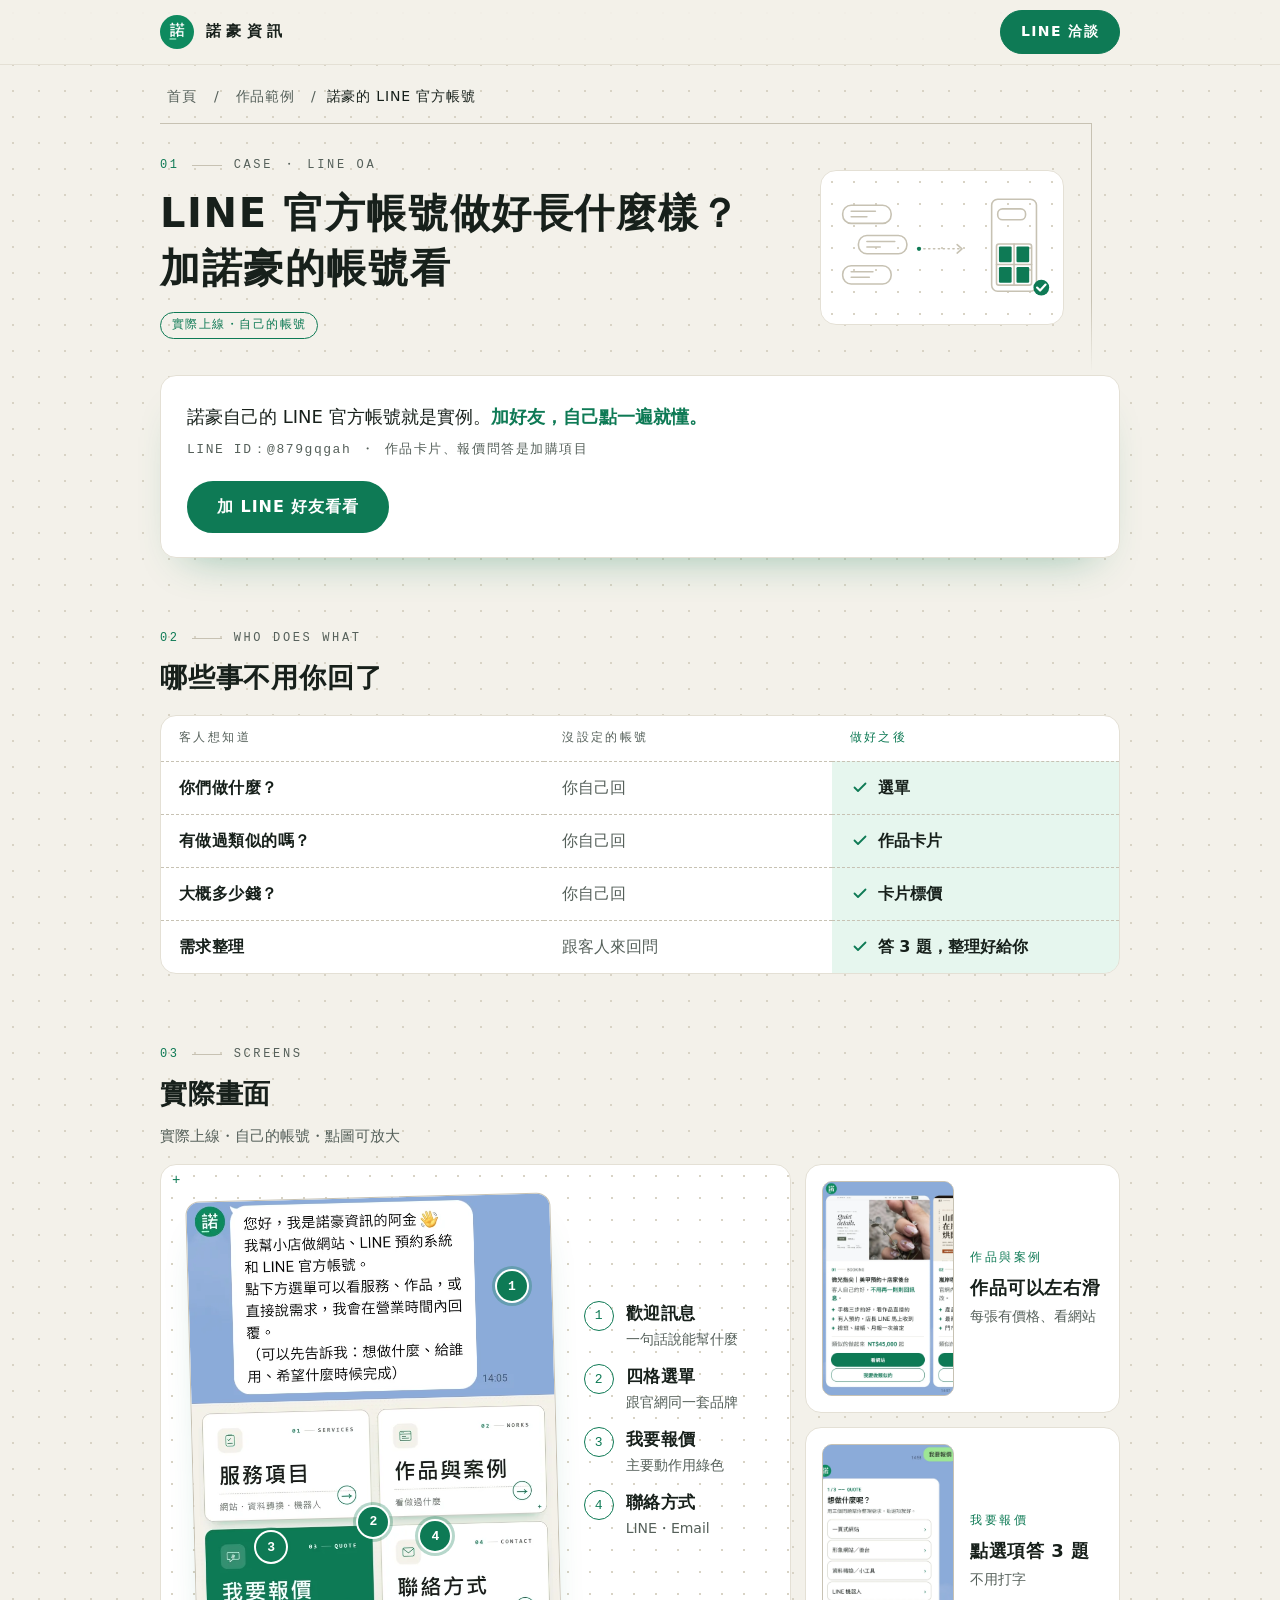
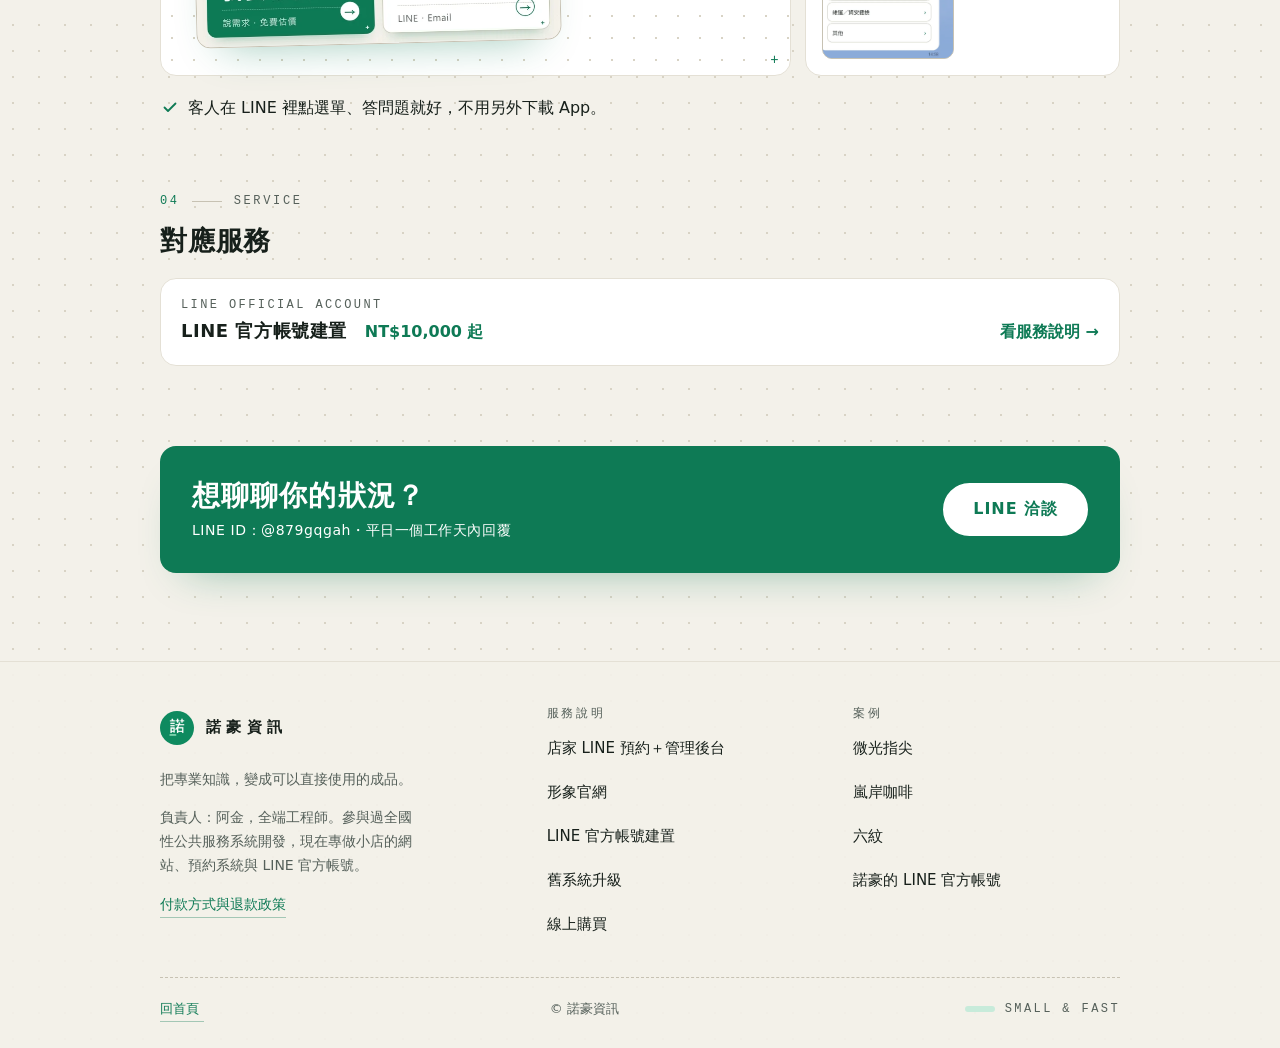
<file: work/knowhow-line-oa/index.html>
<!doctype html>
<html lang="zh-Hant-TW">
<head>
<meta charset="utf-8">
<meta name="viewport" content="width=device-width, initial-scale=1">
<meta name="color-scheme" content="light">
<title>LINE 官方帳號圖文選單＋詢價分流實例：諾豪資訊自己的帳號</title>
<meta name="description" content="諾豪資訊自己的 LINE 官方帳號 @879gqgah：品牌化的大頭貼、封面、四格圖文選單，加好友歡迎訊息、作品卡片輪播，以及「我要報價」詢價分流，摘要直接推播給負責人。加好友就能實際操作。">
<meta name="theme-color" content="#0E7A55">
<link rel="canonical" href="https://nuohao.tw/work/knowhow-line-oa/">
<meta name="robots" content="index,follow,max-image-preview:large">
<meta property="og:type" content="website">
<meta property="og:site_name" content="諾豪資訊 Knowhow">
<meta property="og:locale" content="zh_TW">
<meta property="og:title" content="LINE 官方帳號圖文選單＋詢價分流實例：諾豪資訊自己的帳號">
<meta property="og:description" content="諾豪資訊自己的 LINE 官方帳號 @879gqgah：品牌化的大頭貼、封面、四格圖文選單，加好友歡迎訊息、作品卡片輪播，以及「我要報價」詢價分流，摘要直接推播給負責人。加好友就能實際操作。">
<meta property="og:url" content="https://nuohao.tw/work/knowhow-line-oa/">
<meta property="og:image" content="https://nuohao.tw/og.png">
<meta property="og:image:width" content="1200">
<meta property="og:image:height" content="630">
<meta property="og:image:alt" content="諾豪資訊 Knowhow：把專業知識，變成可以直接使用的成品">
<meta name="twitter:card" content="summary_large_image">
<meta name="twitter:title" content="LINE 官方帳號圖文選單＋詢價分流實例：諾豪資訊自己的帳號">
<meta name="twitter:description" content="諾豪資訊自己的 LINE 官方帳號 @879gqgah：品牌化的大頭貼、封面、四格圖文選單，加好友歡迎訊息、作品卡片輪播，以及「我要報價」詢價分流，摘要直接推播給負責人。加好友就能實際操作。">
<meta name="twitter:image" content="https://nuohao.tw/og.png">
<link rel="icon" href="../../logo.png">
<link rel="stylesheet" href="../../assets/page.css">
<script defer src="../../assets/lightbox.js"></script>
<script defer src="https://cloud.umami.is/script.js" data-website-id="61f8dd1d-a873-4ab9-80a0-dcf2a8809eeb" data-domains="nuohao.tw,tonyging.github.io" data-do-not-track="true"></script>
<script type="application/ld+json">
{
  "@context": "https://schema.org",
  "@graph": [
    {
      "@type": "BreadcrumbList",
      "@id": "https://nuohao.tw/work/knowhow-line-oa/#breadcrumb",
      "itemListElement": [
        {
          "@type": "ListItem",
          "position": 1,
          "name": "首頁",
          "item": "https://nuohao.tw/"
        },
        {
          "@type": "ListItem",
          "position": 2,
          "name": "作品範例",
          "item": "https://nuohao.tw/#portfolio"
        },
        {
          "@type": "ListItem",
          "position": 3,
          "name": "諾豪的 LINE 官方帳號",
          "item": "https://nuohao.tw/work/knowhow-line-oa/"
        }
      ]
    },
    {
      "@type": "WebPage",
      "@id": "https://nuohao.tw/work/knowhow-line-oa/#webpage",
      "url": "https://nuohao.tw/work/knowhow-line-oa/",
      "name": "LINE 官方帳號圖文選單＋詢價分流實例：諾豪資訊自己的帳號",
      "description": "諾豪資訊自己的 LINE 官方帳號 @879gqgah：品牌化的大頭貼、封面、四格圖文選單，加好友歡迎訊息、作品卡片輪播，以及「我要報價」詢價分流，摘要直接推播給負責人。加好友就能實際操作。",
      "inLanguage": "zh-Hant-TW",
      "isPartOf": {
        "@id": "https://nuohao.tw/#website"
      },
      "breadcrumb": {
        "@id": "https://nuohao.tw/work/knowhow-line-oa/#breadcrumb"
      }
    },
    {
      "@type": "CreativeWork",
      "@id": "https://nuohao.tw/work/knowhow-line-oa/#work",
      "name": "諾豪資訊 LINE 官方帳號",
      "description": "諾豪資訊自己的 LINE 官方帳號 @879gqgah：品牌化的大頭貼、封面、四格圖文選單，加好友歡迎訊息、作品卡片輪播，以及「我要報價」詢價分流，摘要直接推播給負責人。加好友就能實際操作。",
      "url": "https://line.me/R/ti/p/@879gqgah",
      "inLanguage": "zh-Hant-TW",
      "creator": {
        "@id": "https://nuohao.tw/#org"
      },
      "about": {
        "@id": "https://nuohao.tw/services/line-official-account/#service"
      },
      "mainEntityOfPage": {
        "@id": "https://nuohao.tw/work/knowhow-line-oa/#webpage"
      }
    }
  ]
}
</script>
</head>
<body>
<!-- 由 tools/build_pages.py 產生，不要手動修改；要改文字請改 tools/pages_content.py 再重跑 -->
<header class="pg-top">
  <div class="pg-top-in">
    <a class="pg-brand" href="../../"><img src="../../logo.png" width="34" height="34" alt=""><span>諾豪資訊</span></a>
    <a class="pg-pill" href="https://line.me/R/ti/p/@879gqgah" target="_blank" rel="noopener" data-track="page-line-cta">LINE 洽談</a>
  </div>
</header>
<main class="pg-wrap pg-main" id="main">
<nav class="pg-crumb pg-rise" aria-label="麵包屑">
    <a href="../../">首頁</a><span aria-hidden="true">/</span><a href="../../#portfolio">作品範例</a><span aria-hidden="true">/</span><span aria-current="page">諾豪的 LINE 官方帳號</span>
  </nav>
<header class="pg-hero">
  <div class="pg-hero-txt">
    <p class="pg-label"><b>01</b><i></i>CASE ・ LINE OA</p>
    <h1 class="pg-h1 pg-rise">LINE 官方帳號<wbr>做好長什麼樣？<wbr>加諾豪的帳號看</h1>
    <span class="pg-badge pg-rise">實際上線・自己的帳號</span>
  </div>
  <div class="pg-hero-art" aria-hidden="true">
    <svg class="pg-art" viewBox="0 0 360 220" focusable="false">
      <g fill="none" stroke="currentColor" stroke-width="2.6" stroke-linecap="round" stroke-linejoin="round">
        <rect class="pg-d" style="--i:0" pathLength="1" x="16" y="40" width="80" height="30" rx="14"/><path class="pg-d" style="--i:1" pathLength="1" d="M30 50 h40 M30 59 h26"/><rect class="pg-d" style="--i:2" pathLength="1" x="42" y="90" width="80" height="30" rx="14"/><path class="pg-d" style="--i:3" pathLength="1" d="M56 100 h46 M56 109 h22"/><rect class="pg-d" style="--i:4" pathLength="1" x="16" y="140" width="80" height="30" rx="14"/><path class="pg-d" style="--i:5" pathLength="1" d="M30 150 h36 M30 159 h30"/>
        <path d="M142 112 H212" stroke-dasharray="2 6"/>
        <path class="pg-d" style="--i:10" pathLength="1" d="M205 105 L213 112 L205 119"/>
        <rect class="pg-d" style="--i:6" pathLength="1" x="262" y="30" width="74" height="152" rx="10"/><rect class="pg-d" style="--i:7" pathLength="1" x="272" y="46" width="46" height="18" rx="8"/><rect class="pg-d" style="--i:8" pathLength="1" x="270" y="104" width="58" height="68" rx="4"/><path class="pg-d" style="--i:9" pathLength="1" d="M299 104 V172 M270 138 H328"/>
      </g>
      <g class="pg-g" fill="currentColor">
        <circle class="pg-dot" cx="142" cy="112" r="3.5"/>
        <rect class="pg-c0" x="274" y="108" width="21" height="26" rx="2"/><rect class="pg-c1" x="303" y="108" width="21" height="26" rx="2"/><rect class="pg-c2" x="274" y="142" width="21" height="26" rx="2"/><rect class="pg-c3" x="303" y="142" width="21" height="26" rx="2"/>
        <circle class="pg-cc" cx="344" cy="176" r="13"/>
      </g>
      <path class="pg-tick" pathLength="1" d="M337 176 l5 5 l9 -10" fill="none" stroke="var(--card)" stroke-width="3.6" stroke-linecap="round" stroke-linejoin="round"/>
    </svg>
  </div>
</header>
<section class="pg-card pg-answer pg-rise" aria-label="簡短回答">
    <p class="pg-lead">諾豪自己的 LINE 官方帳號就是實例。<b>加好友，自己點一遍就懂。</b></p>
    <p class="pg-cs-id">LINE ID：@879gqgah ・ 作品卡片、報價問答是加購項目</p>
    <div class="pg-btns"><a class="pg-btn pg-btn-solid" href="https://line.me/R/ti/p/@879gqgah" target="_blank" rel="noopener" data-track="case-line-add">加 LINE 好友看看</a></div>
  </section>
<section class="pg-sec pg-reveal" aria-labelledby="cs-tbl-h">
  <p class="pg-label"><b>02</b><i></i>WHO DOES WHAT</p>
  <h2 class="pg-h2" id="cs-tbl-h">哪些事不用你回了</h2>
  <table class="pg-cs-tbl"><thead><tr><th scope="col">客人想知道</th><th scope="col">沒設定的帳號</th><th scope="col">做好之後</th></tr></thead><tbody><tr><th scope="row">你們做什麼？</th><td data-col="沒設定的帳號">你自己回</td><td data-col="做好之後"><svg viewBox="0 0 20 20" fill="none" stroke="currentColor" stroke-width="1.8" stroke-linecap="round" stroke-linejoin="round" aria-hidden="true"><path d="M4.5 10.5l3.5 3.5L15.5 6.5"/></svg>選單</td></tr><tr><th scope="row">有做過類似的嗎？</th><td data-col="沒設定的帳號">你自己回</td><td data-col="做好之後"><svg viewBox="0 0 20 20" fill="none" stroke="currentColor" stroke-width="1.8" stroke-linecap="round" stroke-linejoin="round" aria-hidden="true"><path d="M4.5 10.5l3.5 3.5L15.5 6.5"/></svg>作品卡片</td></tr><tr><th scope="row">大概多少錢？</th><td data-col="沒設定的帳號">你自己回</td><td data-col="做好之後"><svg viewBox="0 0 20 20" fill="none" stroke="currentColor" stroke-width="1.8" stroke-linecap="round" stroke-linejoin="round" aria-hidden="true"><path d="M4.5 10.5l3.5 3.5L15.5 6.5"/></svg>卡片標價</td></tr><tr><th scope="row">需求整理</th><td data-col="沒設定的帳號">跟客人來回問</td><td data-col="做好之後"><svg viewBox="0 0 20 20" fill="none" stroke="currentColor" stroke-width="1.8" stroke-linecap="round" stroke-linejoin="round" aria-hidden="true"><path d="M4.5 10.5l3.5 3.5L15.5 6.5"/></svg>答 3 題，整理好給你</td></tr></tbody></table>
</section>
<section class="pg-sec pg-reveal" aria-labelledby="cs-shot-h">
  <p class="pg-label"><b>03</b><i></i>SCREENS</p>
  <h2 class="pg-h2" id="cs-shot-h">實際畫面</h2>
  <p class="pg-cs-kind">實際上線・自己的帳號・點圖可放大</p>
  <div class="pg-cs-bento is-tall"><div class="pg-cs-main"><figure class="pg-cs-pic"><a class="pg-zoom" href="../../img/work-line-chat-menu.webp" target="_blank" rel="noopener"><img src="../../img/work-line-chat-menu.webp" width="720" height="883" loading="lazy" alt="LINE 聊天室畫面：歡迎訊息與四格圖文選單（服務項目、作品與案例、我要報價、聯絡方式）"></a><figcaption class="pg-sr">歡迎訊息與四格圖文選單（服務項目、作品與案例、我要報價、聯絡方式）</figcaption><span class="pg-cs-pin" style="left:88%;top:20%" aria-hidden="true">1</span><span class="pg-cs-pin" style="left:50%;top:72.8%" aria-hidden="true">2</span><span class="pg-cs-pin" style="left:22%;top:78.5%" aria-hidden="true">3</span><span class="pg-cs-pin" style="left:67%;top:76%" aria-hidden="true">4</span></figure><ol class="pg-cs-legend" aria-label="畫面標註"><li><i>1</i><b>歡迎訊息</b><span>一句話說能幫什麼</span></li><li><i>2</i><b>四格選單</b><span>跟官網同一套品牌</span></li><li><i>3</i><b>我要報價</b><span>主要動作用綠色</span></li><li><i>4</i><b>聯絡方式</b><span>LINE・Email</span></li></ol></div><div class="pg-cs-side"><figure class="pg-cs-mini"><a class="pg-zoom" href="../../img/work-line-works.webp" target="_blank" rel="noopener"><img src="../../img/work-line-works.webp" width="720" height="1172" loading="lazy" alt="LINE 作品卡片：左右滑看作品，每張有價格、看網站與我要做類似的按鈕"></a><figcaption><span class="pg-mono">作品與案例</span><b>作品可以左右滑</b><span>每張有價格、看網站</span></figcaption></figure><figure class="pg-cs-mini"><a class="pg-zoom" href="../../img/work-line-quote.webp" target="_blank" rel="noopener"><img src="../../img/work-line-quote.webp" width="720" height="1061" loading="lazy" alt="LINE 詢價卡：點「我要報價」後用三個問題整理需求"></a><figcaption><span class="pg-mono">我要報價</span><b>點選項答 3 題</b><span>不用打字</span></figcaption></figure></div></div>
  <p class="pg-cs-plus"><svg viewBox="0 0 20 20" fill="none" stroke="currentColor" stroke-width="1.8" stroke-linecap="round" stroke-linejoin="round" aria-hidden="true"><path d="M4.5 10.5l3.5 3.5L15.5 6.5"/></svg>客人在 LINE 裡點選單、答問題就好，不用另外下載 App。</p>
</section>
<section class="pg-sec pg-reveal">
  <p class="pg-label"><b>04</b><i></i>SERVICE</p>
  <h2 class="pg-h2">對應服務</h2>
  <a class="pg-card pg-link pg-link-wide" href="../../services/line-official-account/" data-track="case-to-service"><span class="pg-mono">LINE OFFICIAL ACCOUNT</span><b>LINE 官方帳號建置</b><em>NT$10,000 起</em><span class="pg-go">看服務說明 →</span></a>
</section>
<section class="pg-cta pg-reveal" aria-labelledby="pg-cta-h">
    <div>
      <h2 id="pg-cta-h">想聊聊你的狀況？</h2>
      <p>LINE ID：@879gqgah・平日一個工作天內回覆</p>
    </div>
    <a class="pg-btn pg-btn-white" href="https://line.me/R/ti/p/@879gqgah" target="_blank" rel="noopener" data-track="page-line-cta-bottom">LINE 洽談</a>
  </section>
</main>
<footer class="pg-foot">
  <div class="pg-wrap pg-foot-in">
    <div class="pg-foot-brand">
      <a class="pg-brand" href="../../"><img src="../../logo.png" width="34" height="34" alt=""><span>諾豪資訊</span></a>
      <p>把專業知識，變成可以直接使用的成品。</p>
      <p>負責人：阿金，全端工程師。參與過全國性公共服務系統開發，現在專做小店的網站、預約系統與 LINE 官方帳號。</p>
      <p><a class="pg-u" href="../../#refund">付款方式與退款政策</a></p>
    </div>
    <nav class="pg-foot-col" aria-label="服務說明"><h2>服務說明</h2><ul><li><a href="../../services/booking-system/">店家 LINE 預約＋管理後台</a></li><li><a href="../../services/website/">形象官網</a></li><li><a href="../../services/line-official-account/">LINE 官方帳號建置</a></li><li><a href="../../services/legacy-upgrade/">舊系統升級</a></li><li><a href="../../shop/">線上購買</a></li></ul></nav>
    <nav class="pg-foot-col" aria-label="案例"><h2>案例</h2><ul><li><a href="../../work/glimmer-booking/">微光指尖</a></li><li><a href="../../work/lanan-coffee/">嵐岸咖啡</a></li><li><a href="../../work/liuwen-shop/">六紋</a></li><li><a href="../../work/knowhow-line-oa/">諾豪的 LINE 官方帳號</a></li></ul></nav>
  </div>
  <div class="pg-wrap pg-foot-bar"><a class="pg-u" href="../../">回首頁</a><span>© 諾豪資訊</span><span class="pg-tg"><i></i>SMALL &amp; FAST</span></div>
</footer>
</body>
</html>
</file>
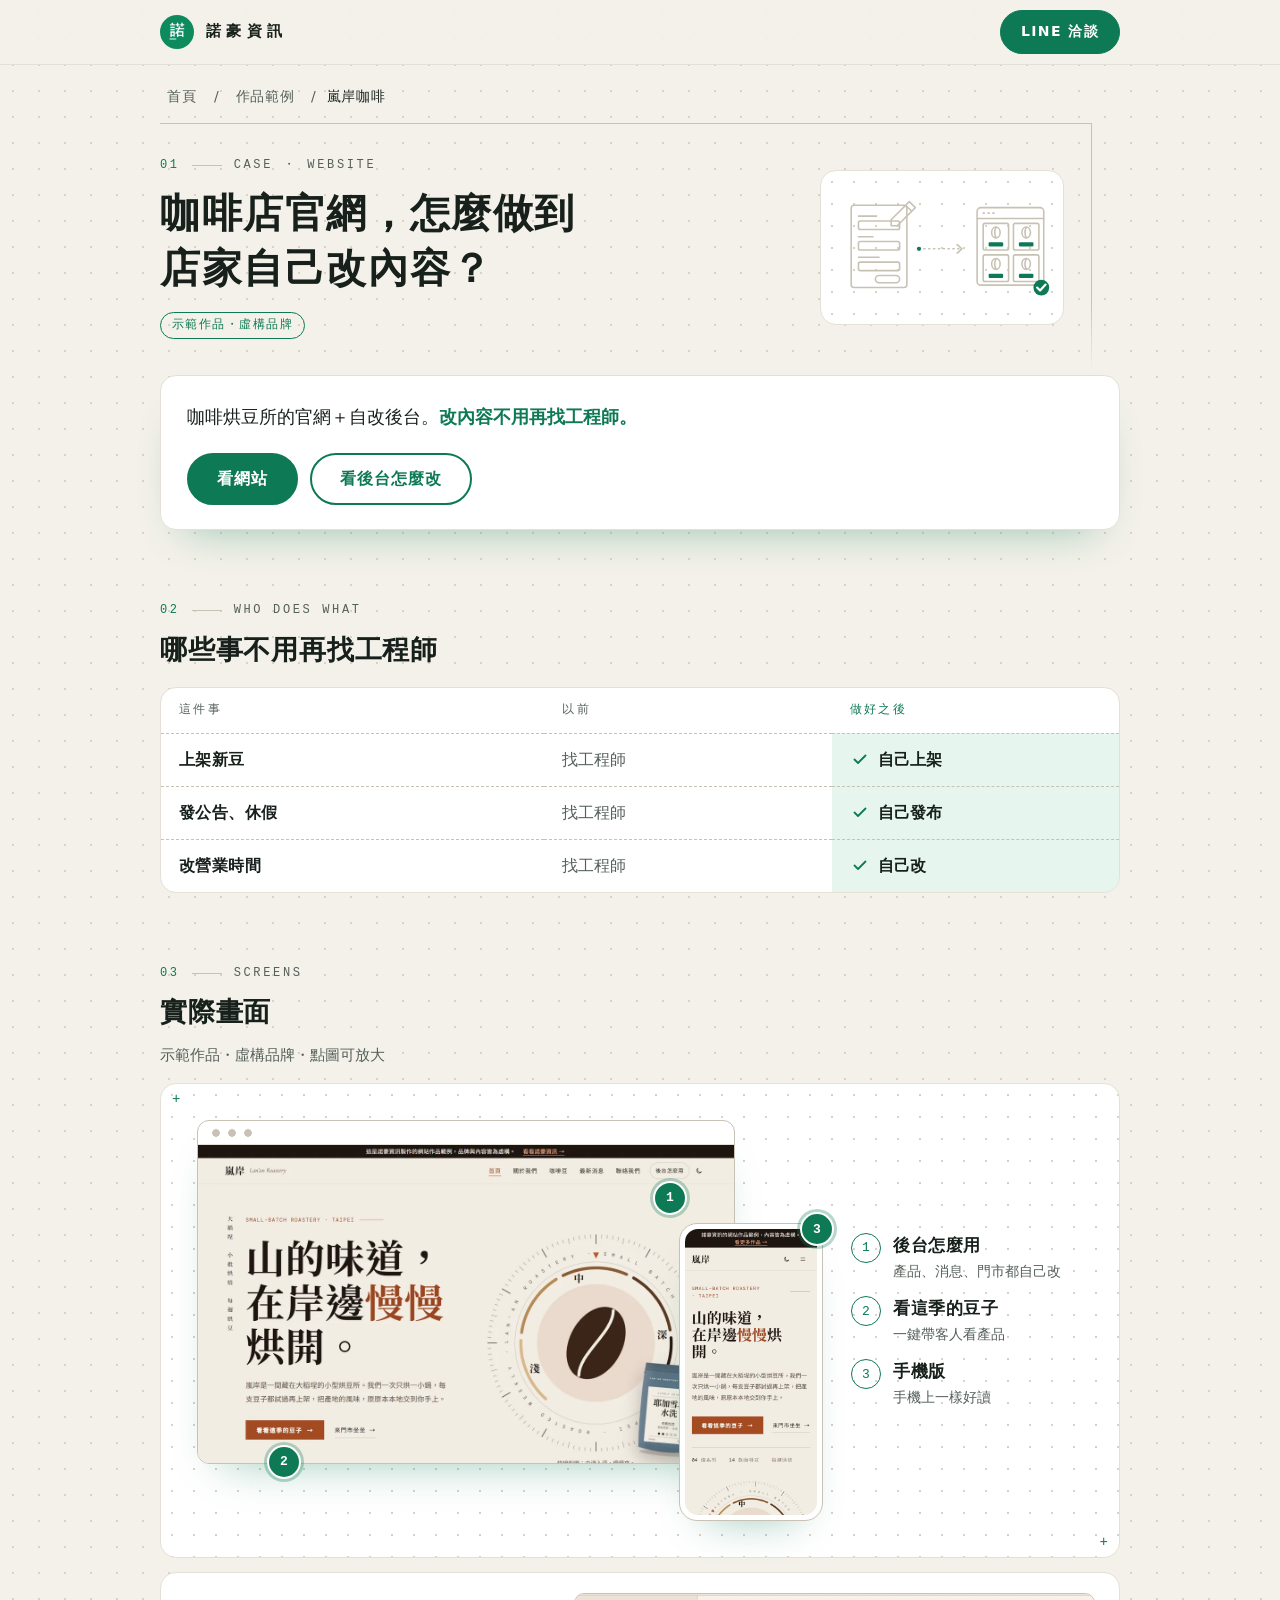
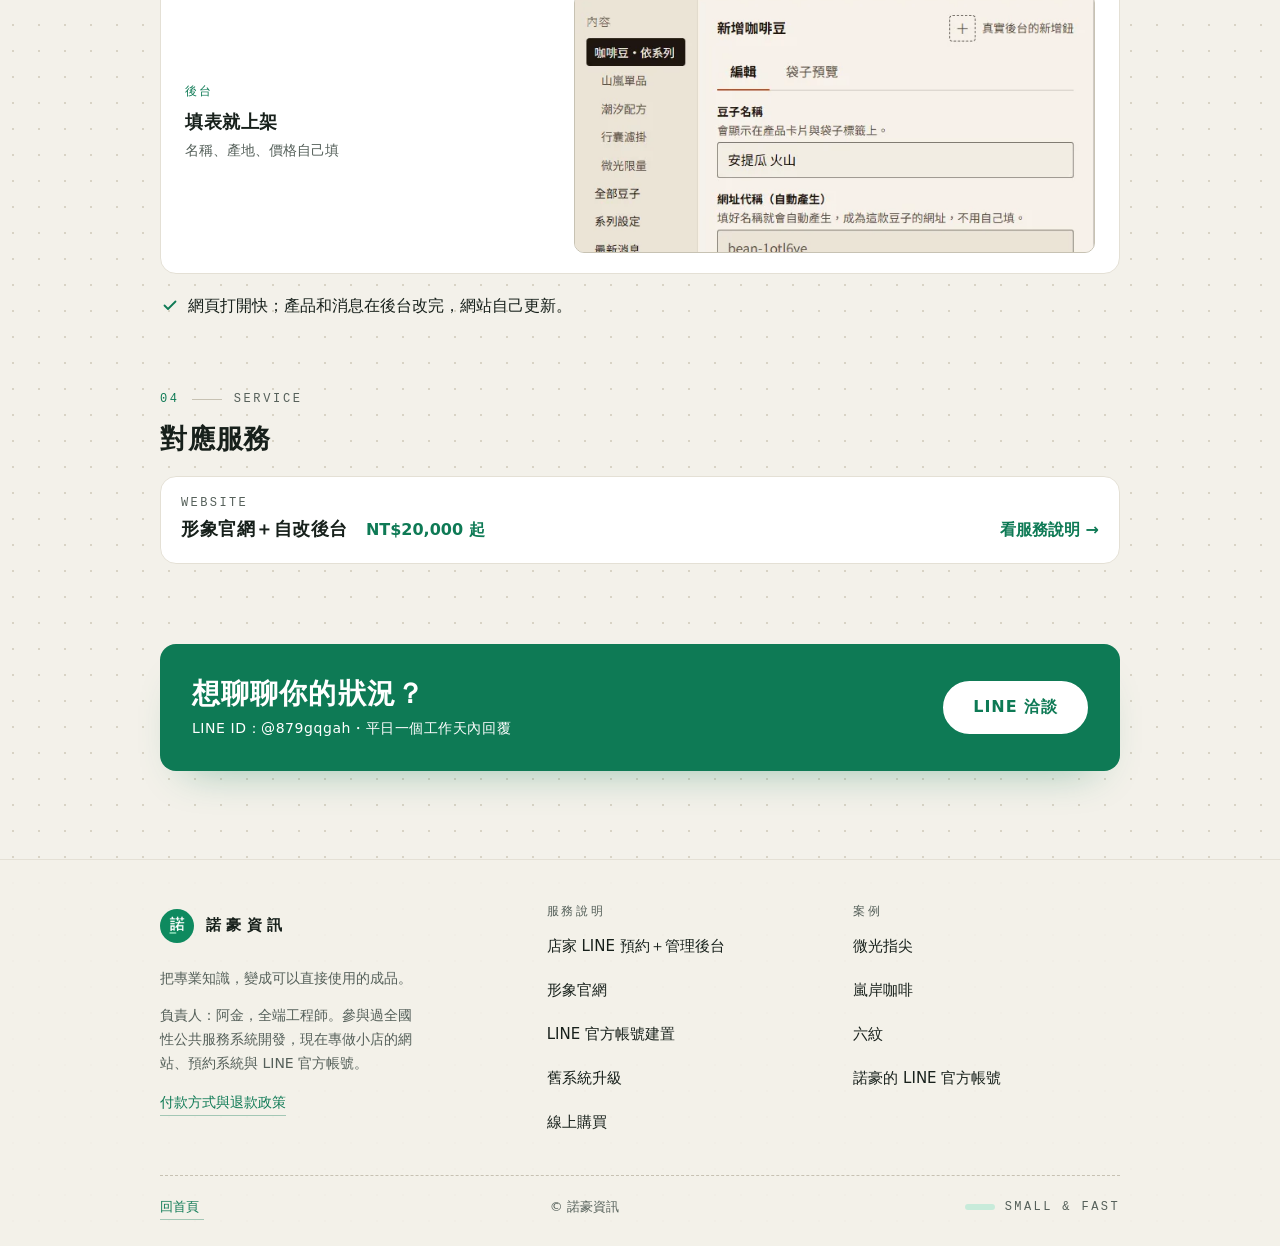
<file: work/lanan-coffee/index.html>
<!doctype html>
<html lang="zh-Hant-TW">
<head>
<meta charset="utf-8">
<meta name="viewport" content="width=device-width, initial-scale=1">
<meta name="color-scheme" content="light">
<title>咖啡店形象官網＋自己就能改的後台實例：嵐岸咖啡｜諾豪資訊</title>
<meta name="description" content="諾豪資訊製作的示範作品「嵐岸咖啡」：咖啡烘豆所的形象官網，附後台，店家可以自己上架產品、發布消息、修改門市資訊。可以直接點開網站與後台示範。">
<meta name="theme-color" content="#0E7A55">
<link rel="canonical" href="https://nuohao.tw/work/lanan-coffee/">
<meta name="robots" content="index,follow,max-image-preview:large">
<meta property="og:type" content="website">
<meta property="og:site_name" content="諾豪資訊 Knowhow">
<meta property="og:locale" content="zh_TW">
<meta property="og:title" content="咖啡店形象官網＋自己就能改的後台實例：嵐岸咖啡｜諾豪資訊">
<meta property="og:description" content="諾豪資訊製作的示範作品「嵐岸咖啡」：咖啡烘豆所的形象官網，附後台，店家可以自己上架產品、發布消息、修改門市資訊。可以直接點開網站與後台示範。">
<meta property="og:url" content="https://nuohao.tw/work/lanan-coffee/">
<meta property="og:image" content="https://nuohao.tw/og.png">
<meta property="og:image:width" content="1200">
<meta property="og:image:height" content="630">
<meta property="og:image:alt" content="諾豪資訊 Knowhow：把專業知識，變成可以直接使用的成品">
<meta name="twitter:card" content="summary_large_image">
<meta name="twitter:title" content="咖啡店形象官網＋自己就能改的後台實例：嵐岸咖啡｜諾豪資訊">
<meta name="twitter:description" content="諾豪資訊製作的示範作品「嵐岸咖啡」：咖啡烘豆所的形象官網，附後台，店家可以自己上架產品、發布消息、修改門市資訊。可以直接點開網站與後台示範。">
<meta name="twitter:image" content="https://nuohao.tw/og.png">
<link rel="icon" href="../../logo.png">
<link rel="stylesheet" href="../../assets/page.css">
<script defer src="../../assets/lightbox.js"></script>
<script defer src="https://cloud.umami.is/script.js" data-website-id="61f8dd1d-a873-4ab9-80a0-dcf2a8809eeb" data-domains="nuohao.tw,tonyging.github.io" data-do-not-track="true"></script>
<script type="application/ld+json">
{
  "@context": "https://schema.org",
  "@graph": [
    {
      "@type": "BreadcrumbList",
      "@id": "https://nuohao.tw/work/lanan-coffee/#breadcrumb",
      "itemListElement": [
        {
          "@type": "ListItem",
          "position": 1,
          "name": "首頁",
          "item": "https://nuohao.tw/"
        },
        {
          "@type": "ListItem",
          "position": 2,
          "name": "作品範例",
          "item": "https://nuohao.tw/#portfolio"
        },
        {
          "@type": "ListItem",
          "position": 3,
          "name": "嵐岸咖啡",
          "item": "https://nuohao.tw/work/lanan-coffee/"
        }
      ]
    },
    {
      "@type": "WebPage",
      "@id": "https://nuohao.tw/work/lanan-coffee/#webpage",
      "url": "https://nuohao.tw/work/lanan-coffee/",
      "name": "咖啡店形象官網＋自己就能改的後台實例：嵐岸咖啡｜諾豪資訊",
      "description": "諾豪資訊製作的示範作品「嵐岸咖啡」：咖啡烘豆所的形象官網，附後台，店家可以自己上架產品、發布消息、修改門市資訊。可以直接點開網站與後台示範。",
      "inLanguage": "zh-Hant-TW",
      "isPartOf": {
        "@id": "https://nuohao.tw/#website"
      },
      "breadcrumb": {
        "@id": "https://nuohao.tw/work/lanan-coffee/#breadcrumb"
      }
    },
    {
      "@type": "CreativeWork",
      "@id": "https://nuohao.tw/work/lanan-coffee/#work",
      "name": "嵐岸咖啡 Lan’an Roastery",
      "description": "諾豪資訊製作的示範作品「嵐岸咖啡」：咖啡烘豆所的形象官網，附後台，店家可以自己上架產品、發布消息、修改門市資訊。可以直接點開網站與後台示範。",
      "url": "https://tonyging.github.io/demo-coffee/",
      "inLanguage": "zh-Hant-TW",
      "creator": {
        "@id": "https://nuohao.tw/#org"
      },
      "about": {
        "@id": "https://nuohao.tw/services/website/#service"
      },
      "mainEntityOfPage": {
        "@id": "https://nuohao.tw/work/lanan-coffee/#webpage"
      }
    }
  ]
}
</script>
</head>
<body>
<!-- 由 tools/build_pages.py 產生，不要手動修改；要改文字請改 tools/pages_content.py 再重跑 -->
<header class="pg-top">
  <div class="pg-top-in">
    <a class="pg-brand" href="../../"><img src="../../logo.png" width="34" height="34" alt=""><span>諾豪資訊</span></a>
    <a class="pg-pill" href="https://line.me/R/ti/p/@879gqgah" target="_blank" rel="noopener" data-track="page-line-cta">LINE 洽談</a>
  </div>
</header>
<main class="pg-wrap pg-main" id="main">
<nav class="pg-crumb pg-rise" aria-label="麵包屑">
    <a href="../../">首頁</a><span aria-hidden="true">/</span><a href="../../#portfolio">作品範例</a><span aria-hidden="true">/</span><span aria-current="page">嵐岸咖啡</span>
  </nav>
<header class="pg-hero">
  <div class="pg-hero-txt">
    <p class="pg-label"><b>01</b><i></i>CASE ・ WEBSITE</p>
    <h1 class="pg-h1 pg-rise">咖啡店官網，<wbr>怎麼做到<wbr>店家自己<wbr>改內容？</h1>
    <span class="pg-badge pg-rise">示範作品・虛構品牌</span>
  </div>
  <div class="pg-hero-art" aria-hidden="true">
    <svg class="pg-art" viewBox="0 0 360 220" focusable="false">
      <g fill="none" stroke="currentColor" stroke-width="2.6" stroke-linecap="round" stroke-linejoin="round">
        <rect class="pg-d" style="--i:0" pathLength="1" x="30" y="40" width="92" height="136" rx="5"/><path class="pg-d" style="--i:1" pathLength="1" d="M42 58 h30 M42 92 h24 M42 126 h34"/><rect class="pg-d" style="--i:2" pathLength="1" x="42" y="66" width="68" height="14" rx="3"/><rect class="pg-d" style="--i:3" pathLength="1" x="42" y="100" width="68" height="14" rx="3"/><rect class="pg-d" style="--i:4" pathLength="1" x="42" y="134" width="68" height="14" rx="3"/><rect class="pg-d" style="--i:5" pathLength="1" x="70" y="156" width="40" height="12" rx="6"/><path class="pg-d" style="--i:6" pathLength="1" d="M126 34 l10 10 l-30 30 h-10 v-10 Z M120 40 l10 10"/>
        <path d="M142 112 H212" stroke-dasharray="2 6"/>
        <path class="pg-d" style="--i:21" pathLength="1" d="M205 105 L213 112 L205 119"/>
        <rect class="pg-d" style="--i:7" pathLength="1" x="238" y="44" width="110" height="128" rx="6"/><path class="pg-d" style="--i:8" pathLength="1" d="M238 62 H348 M248 53 h2 M256 53 h2 M264 53 h2"/><rect class="pg-d" style="--i:9" pathLength="1" x="248" y="70" width="42" height="44" rx="3"/><ellipse class="pg-d" style="--i:10" pathLength="1" cx="269" cy="85" rx="7" ry="9"/><path class="pg-d" style="--i:11" pathLength="1" d="M269 77 q-4 8 0 16"/><rect class="pg-d" style="--i:12" pathLength="1" x="298" y="70" width="42" height="44" rx="3"/><ellipse class="pg-d" style="--i:13" pathLength="1" cx="319" cy="85" rx="7" ry="9"/><path class="pg-d" style="--i:14" pathLength="1" d="M319 77 q-4 8 0 16"/><rect class="pg-d" style="--i:15" pathLength="1" x="248" y="122" width="42" height="44" rx="3"/><ellipse class="pg-d" style="--i:16" pathLength="1" cx="269" cy="137" rx="7" ry="9"/><path class="pg-d" style="--i:17" pathLength="1" d="M269 129 q-4 8 0 16"/><rect class="pg-d" style="--i:18" pathLength="1" x="298" y="122" width="42" height="44" rx="3"/><ellipse class="pg-d" style="--i:19" pathLength="1" cx="319" cy="137" rx="7" ry="9"/><path class="pg-d" style="--i:20" pathLength="1" d="M319 129 q-4 8 0 16"/>
      </g>
      <g class="pg-g" fill="currentColor">
        <circle class="pg-dot" cx="142" cy="112" r="3.5"/>
        <rect class="pg-c0" x="257" y="101" width="24" height="7" rx="2"/><rect class="pg-c1" x="307" y="101" width="24" height="7" rx="2"/><rect class="pg-c2" x="257" y="153" width="24" height="7" rx="2"/><rect class="pg-c3" x="307" y="153" width="24" height="7" rx="2"/>
        <circle class="pg-cc" cx="344" cy="176" r="13"/>
      </g>
      <path class="pg-tick" pathLength="1" d="M337 176 l5 5 l9 -10" fill="none" stroke="var(--card)" stroke-width="3.6" stroke-linecap="round" stroke-linejoin="round"/>
    </svg>
  </div>
</header>
<section class="pg-card pg-answer pg-rise" aria-label="簡短回答">
    <p class="pg-lead">咖啡烘豆所的官網＋自改後台。<b>改內容不用再找工程師。</b></p>
    <div class="pg-btns"><a class="pg-btn pg-btn-solid" href="https://tonyging.github.io/demo-coffee/" target="_blank" rel="noopener" data-track="case-coffee-site">看網站</a><a class="pg-btn pg-btn-ghost" href="https://tonyging.github.io/demo-coffee/backend-demo/" target="_blank" rel="noopener" data-track="case-coffee-backend">看後台怎麼改</a></div>
  </section>
<section class="pg-sec pg-reveal" aria-labelledby="cs-tbl-h">
  <p class="pg-label"><b>02</b><i></i>WHO DOES WHAT</p>
  <h2 class="pg-h2" id="cs-tbl-h">哪些事不用再找工程師</h2>
  <table class="pg-cs-tbl"><thead><tr><th scope="col">這件事</th><th scope="col">以前</th><th scope="col">做好之後</th></tr></thead><tbody><tr><th scope="row">上架新豆</th><td data-col="以前">找工程師</td><td data-col="做好之後"><svg viewBox="0 0 20 20" fill="none" stroke="currentColor" stroke-width="1.8" stroke-linecap="round" stroke-linejoin="round" aria-hidden="true"><path d="M4.5 10.5l3.5 3.5L15.5 6.5"/></svg>自己上架</td></tr><tr><th scope="row">發公告、休假</th><td data-col="以前">找工程師</td><td data-col="做好之後"><svg viewBox="0 0 20 20" fill="none" stroke="currentColor" stroke-width="1.8" stroke-linecap="round" stroke-linejoin="round" aria-hidden="true"><path d="M4.5 10.5l3.5 3.5L15.5 6.5"/></svg>自己發布</td></tr><tr><th scope="row">改營業時間</th><td data-col="以前">找工程師</td><td data-col="做好之後"><svg viewBox="0 0 20 20" fill="none" stroke="currentColor" stroke-width="1.8" stroke-linecap="round" stroke-linejoin="round" aria-hidden="true"><path d="M4.5 10.5l3.5 3.5L15.5 6.5"/></svg>自己改</td></tr></tbody></table>
</section>
<section class="pg-sec pg-reveal" aria-labelledby="cs-shot-h">
  <p class="pg-label"><b>03</b><i></i>SCREENS</p>
  <h2 class="pg-h2" id="cs-shot-h">實際畫面</h2>
  <p class="pg-cs-kind">示範作品・虛構品牌・點圖可放大</p>
  <div class="pg-cs-bento is-wide"><div class="pg-cs-main"><div class="pg-cs-fig has-phone"><div class="pg-cs-win"><i aria-hidden="true"></i><figure class="pg-cs-pic"><a class="pg-zoom" href="../../img/work-coffee.webp" target="_blank" rel="noopener"><img src="../../img/work-coffee.webp" width="1200" height="712" loading="lazy" alt="嵐岸咖啡官網首頁畫面：大標「山的味道，在岸邊慢慢烘開」與咖啡豆包裝"></a><figcaption class="pg-sr">大標「山的味道，在岸邊慢慢烘開」與咖啡豆包裝</figcaption><span class="pg-cs-pin" style="left:88%;top:16.5%" aria-hidden="true">1</span><span class="pg-cs-pin" style="left:16%;top:99.5%" aria-hidden="true">2</span></figure></div><div class="pg-cs-phone"><figure class="pg-cs-pic"><a class="pg-zoom" href="../../img/work-coffee-mobile.webp" target="_blank" rel="noopener"><img src="../../img/work-coffee-mobile.webp" width="780" height="1688" loading="lazy" alt="嵐岸咖啡手機版畫面：大標與「看看這季的豆子」按鈕"></a><figcaption class="pg-sr">大標與「看看這季的豆子」按鈕</figcaption><span class="pg-cs-pin" aria-hidden="true">3</span></figure></div></div><ol class="pg-cs-legend" aria-label="畫面標註"><li><i>1</i><b>後台怎麼用</b><span>產品、消息、門市都自己改</span></li><li><i>2</i><b>看這季的豆子</b><span>一鍵帶客人看產品</span></li><li><i>3</i><b>手機版</b><span>手機上一樣好讀</span></li></ol></div><div class="pg-cs-side"><figure class="pg-cs-mini"><a class="pg-zoom" href="../../img/work-coffee-backend.webp" target="_blank" rel="noopener"><img src="../../img/work-coffee-backend.webp" width="635" height="704" loading="lazy" alt="嵐岸咖啡後台畫面：新增咖啡豆，填名稱、產地、烘焙度、風味與價格"></a><figcaption><span class="pg-mono">後台</span><b>填表就上架</b><span>名稱、產地、價格自己填</span></figcaption></figure></div></div>
  <p class="pg-cs-plus"><svg viewBox="0 0 20 20" fill="none" stroke="currentColor" stroke-width="1.8" stroke-linecap="round" stroke-linejoin="round" aria-hidden="true"><path d="M4.5 10.5l3.5 3.5L15.5 6.5"/></svg>網頁打開快；產品和消息在後台改完，網站自己更新。</p>
</section>
<section class="pg-sec pg-reveal">
  <p class="pg-label"><b>04</b><i></i>SERVICE</p>
  <h2 class="pg-h2">對應服務</h2>
  <a class="pg-card pg-link pg-link-wide" href="../../services/website/" data-track="case-to-service"><span class="pg-mono">WEBSITE</span><b>形象官網＋自改後台</b><em>NT$20,000 起</em><span class="pg-go">看服務說明 →</span></a>
</section>
<section class="pg-cta pg-reveal" aria-labelledby="pg-cta-h">
    <div>
      <h2 id="pg-cta-h">想聊聊你的狀況？</h2>
      <p>LINE ID：@879gqgah・平日一個工作天內回覆</p>
    </div>
    <a class="pg-btn pg-btn-white" href="https://line.me/R/ti/p/@879gqgah" target="_blank" rel="noopener" data-track="page-line-cta-bottom">LINE 洽談</a>
  </section>
</main>
<footer class="pg-foot">
  <div class="pg-wrap pg-foot-in">
    <div class="pg-foot-brand">
      <a class="pg-brand" href="../../"><img src="../../logo.png" width="34" height="34" alt=""><span>諾豪資訊</span></a>
      <p>把專業知識，變成可以直接使用的成品。</p>
      <p>負責人：阿金，全端工程師。參與過全國性公共服務系統開發，現在專做小店的網站、預約系統與 LINE 官方帳號。</p>
      <p><a class="pg-u" href="../../#refund">付款方式與退款政策</a></p>
    </div>
    <nav class="pg-foot-col" aria-label="服務說明"><h2>服務說明</h2><ul><li><a href="../../services/booking-system/">店家 LINE 預約＋管理後台</a></li><li><a href="../../services/website/">形象官網</a></li><li><a href="../../services/line-official-account/">LINE 官方帳號建置</a></li><li><a href="../../services/legacy-upgrade/">舊系統升級</a></li><li><a href="../../shop/">線上購買</a></li></ul></nav>
    <nav class="pg-foot-col" aria-label="案例"><h2>案例</h2><ul><li><a href="../../work/glimmer-booking/">微光指尖</a></li><li><a href="../../work/lanan-coffee/">嵐岸咖啡</a></li><li><a href="../../work/liuwen-shop/">六紋</a></li><li><a href="../../work/knowhow-line-oa/">諾豪的 LINE 官方帳號</a></li></ul></nav>
  </div>
  <div class="pg-wrap pg-foot-bar"><a class="pg-u" href="../../">回首頁</a><span>© 諾豪資訊</span><span class="pg-tg"><i></i>SMALL &amp; FAST</span></div>
</footer>
</body>
</html>
</file>
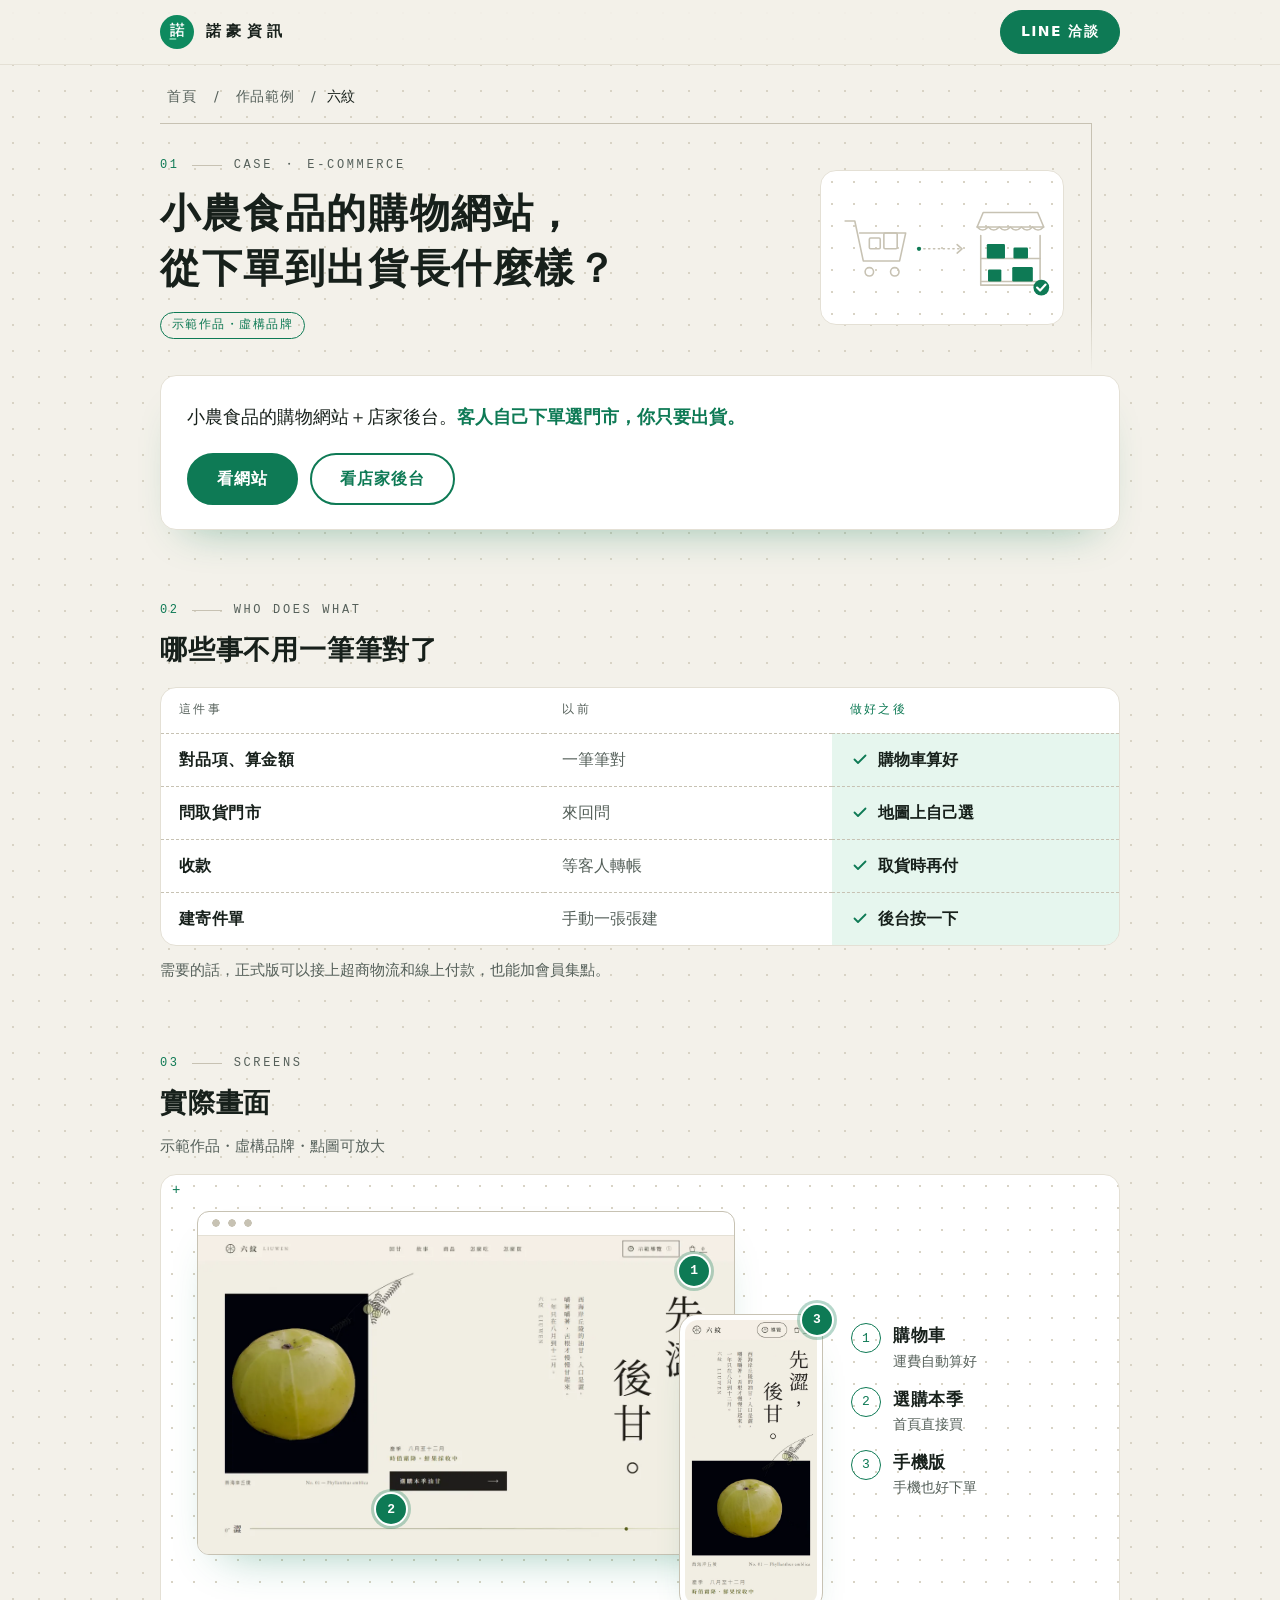
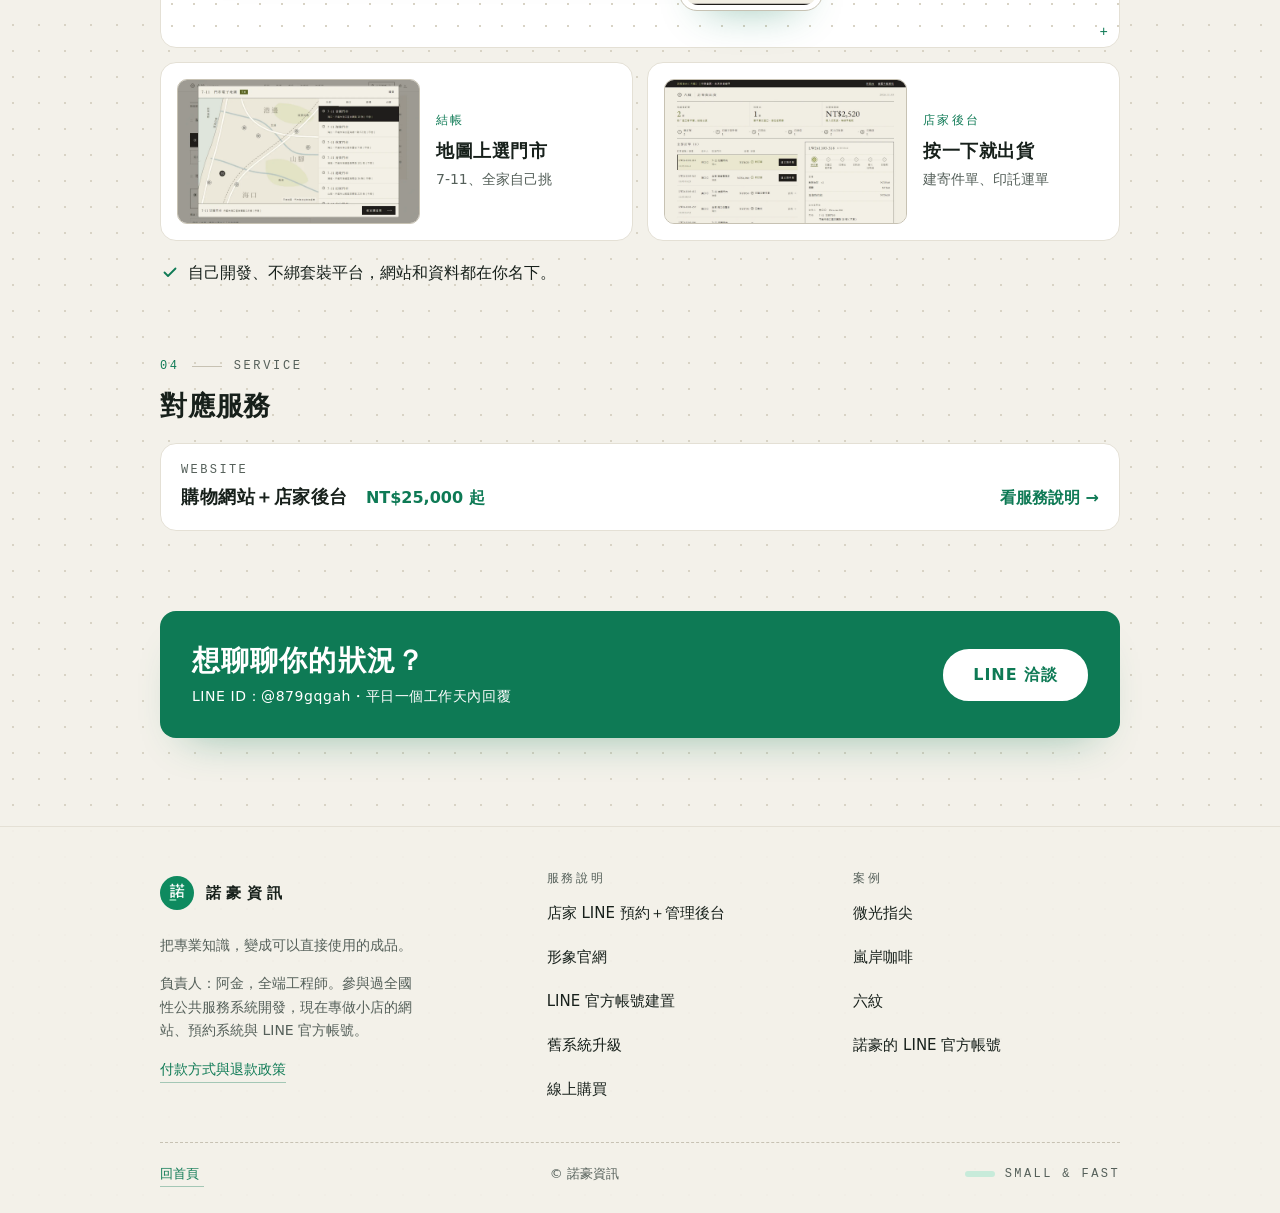
<file: work/liuwen-shop/index.html>
<!doctype html>
<html lang="zh-Hant-TW">
<head>
<meta charset="utf-8">
<meta name="viewport" content="width=device-width, initial-scale=1">
<meta name="color-scheme" content="light">
<title>購物網站＋超商取貨付款＋店家後台實例：六紋｜諾豪資訊</title>
<meta name="description" content="諾豪資訊製作的示範作品「六紋」：小農食品品牌的購物網站與店家後台。購物車、地圖選 7-11／全家門市、取貨付款，訂單直接進後台建立寄件單。可以直接點開網站與後台試用。">
<meta name="theme-color" content="#0E7A55">
<link rel="canonical" href="https://nuohao.tw/work/liuwen-shop/">
<meta name="robots" content="index,follow,max-image-preview:large">
<meta property="og:type" content="website">
<meta property="og:site_name" content="諾豪資訊 Knowhow">
<meta property="og:locale" content="zh_TW">
<meta property="og:title" content="購物網站＋超商取貨付款＋店家後台實例：六紋｜諾豪資訊">
<meta property="og:description" content="諾豪資訊製作的示範作品「六紋」：小農食品品牌的購物網站與店家後台。購物車、地圖選 7-11／全家門市、取貨付款，訂單直接進後台建立寄件單。可以直接點開網站與後台試用。">
<meta property="og:url" content="https://nuohao.tw/work/liuwen-shop/">
<meta property="og:image" content="https://nuohao.tw/og.png">
<meta property="og:image:width" content="1200">
<meta property="og:image:height" content="630">
<meta property="og:image:alt" content="諾豪資訊 Knowhow：把專業知識，變成可以直接使用的成品">
<meta name="twitter:card" content="summary_large_image">
<meta name="twitter:title" content="購物網站＋超商取貨付款＋店家後台實例：六紋｜諾豪資訊">
<meta name="twitter:description" content="諾豪資訊製作的示範作品「六紋」：小農食品品牌的購物網站與店家後台。購物車、地圖選 7-11／全家門市、取貨付款，訂單直接進後台建立寄件單。可以直接點開網站與後台試用。">
<meta name="twitter:image" content="https://nuohao.tw/og.png">
<link rel="icon" href="../../logo.png">
<link rel="stylesheet" href="../../assets/page.css">
<script defer src="../../assets/lightbox.js"></script>
<script defer src="https://cloud.umami.is/script.js" data-website-id="61f8dd1d-a873-4ab9-80a0-dcf2a8809eeb" data-domains="nuohao.tw,tonyging.github.io" data-do-not-track="true"></script>
<script type="application/ld+json">
{
  "@context": "https://schema.org",
  "@graph": [
    {
      "@type": "BreadcrumbList",
      "@id": "https://nuohao.tw/work/liuwen-shop/#breadcrumb",
      "itemListElement": [
        {
          "@type": "ListItem",
          "position": 1,
          "name": "首頁",
          "item": "https://nuohao.tw/"
        },
        {
          "@type": "ListItem",
          "position": 2,
          "name": "作品範例",
          "item": "https://nuohao.tw/#portfolio"
        },
        {
          "@type": "ListItem",
          "position": 3,
          "name": "六紋",
          "item": "https://nuohao.tw/work/liuwen-shop/"
        }
      ]
    },
    {
      "@type": "WebPage",
      "@id": "https://nuohao.tw/work/liuwen-shop/#webpage",
      "url": "https://nuohao.tw/work/liuwen-shop/",
      "name": "購物網站＋超商取貨付款＋店家後台實例：六紋｜諾豪資訊",
      "description": "諾豪資訊製作的示範作品「六紋」：小農食品品牌的購物網站與店家後台。購物車、地圖選 7-11／全家門市、取貨付款，訂單直接進後台建立寄件單。可以直接點開網站與後台試用。",
      "inLanguage": "zh-Hant-TW",
      "isPartOf": {
        "@id": "https://nuohao.tw/#website"
      },
      "breadcrumb": {
        "@id": "https://nuohao.tw/work/liuwen-shop/#breadcrumb"
      }
    },
    {
      "@type": "CreativeWork",
      "@id": "https://nuohao.tw/work/liuwen-shop/#work",
      "name": "六紋 LIUWEN",
      "description": "諾豪資訊製作的示範作品「六紋」：小農食品品牌的購物網站與店家後台。購物車、地圖選 7-11／全家門市、取貨付款，訂單直接進後台建立寄件單。可以直接點開網站與後台試用。",
      "url": "https://tonyging.github.io/demo-shop/",
      "inLanguage": "zh-Hant-TW",
      "creator": {
        "@id": "https://nuohao.tw/#org"
      },
      "about": {
        "@id": "https://nuohao.tw/services/website/#service"
      },
      "mainEntityOfPage": {
        "@id": "https://nuohao.tw/work/liuwen-shop/#webpage"
      }
    }
  ]
}
</script>
</head>
<body>
<!-- 由 tools/build_pages.py 產生，不要手動修改；要改文字請改 tools/pages_content.py 再重跑 -->
<header class="pg-top">
  <div class="pg-top-in">
    <a class="pg-brand" href="../../"><img src="../../logo.png" width="34" height="34" alt=""><span>諾豪資訊</span></a>
    <a class="pg-pill" href="https://line.me/R/ti/p/@879gqgah" target="_blank" rel="noopener" data-track="page-line-cta">LINE 洽談</a>
  </div>
</header>
<main class="pg-wrap pg-main" id="main">
<nav class="pg-crumb pg-rise" aria-label="麵包屑">
    <a href="../../">首頁</a><span aria-hidden="true">/</span><a href="../../#portfolio">作品範例</a><span aria-hidden="true">/</span><span aria-current="page">六紋</span>
  </nav>
<header class="pg-hero">
  <div class="pg-hero-txt">
    <p class="pg-label"><b>01</b><i></i>CASE ・ E-COMMERCE</p>
    <h1 class="pg-h1 pg-rise">小農食品的<wbr>購物網站，<wbr>從下單到出貨<wbr>長什麼樣？</h1>
    <span class="pg-badge pg-rise">示範作品・虛構品牌</span>
  </div>
  <div class="pg-hero-art" aria-hidden="true">
    <svg class="pg-art" viewBox="0 0 360 220" focusable="false">
      <g fill="none" stroke="currentColor" stroke-width="2.6" stroke-linecap="round" stroke-linejoin="round">
        <path class="pg-d" style="--i:0" pathLength="1" d="M20 66 h16 l14 66 h60 l10 -46 H44"/><circle class="pg-d" style="--i:1" pathLength="1" cx="60" cy="150" r="7"/><circle class="pg-d" style="--i:2" pathLength="1" cx="102" cy="150" r="7"/><rect class="pg-d" style="--i:3" pathLength="1" x="60" y="94" width="18" height="18" rx="2"/><rect class="pg-d" style="--i:4" pathLength="1" x="84" y="86" width="22" height="26" rx="2"/>
        <path d="M142 112 H212" stroke-dasharray="2 6"/>
        <path class="pg-d" style="--i:9" pathLength="1" d="M205 105 L213 112 L205 119"/>
        <path class="pg-d" style="--i:5" pathLength="1" d="M238 76 L248 52 H338 L348 76 Z"/><path class="pg-d" style="--i:6" pathLength="1" d="M238 76 q9.2 10 18.3 0 q9.2 10 18.3 0 q9.2 10 18.3 0 q9.2 10 18.3 0 q9.2 10 18.3 0 q9.2 10 18.3 0"/><path class="pg-d" style="--i:7" pathLength="1" d="M244 90 V172 H342 V90"/><path class="pg-d" style="--i:8" pathLength="1" d="M244 128 H342 M244 166 H342"/>
      </g>
      <g class="pg-g" fill="currentColor">
        <circle class="pg-dot" cx="142" cy="112" r="3.5"/>
        <rect class="pg-c0" x="254" y="104" width="30" height="24" rx="2"/><rect class="pg-c1" x="298" y="110" width="24" height="18" rx="2"/><rect class="pg-c2" x="256" y="146" width="22" height="20" rx="2"/><rect class="pg-c3" x="296" y="142" width="34" height="24" rx="2"/>
        <circle class="pg-cc" cx="344" cy="176" r="13"/>
      </g>
      <path class="pg-tick" pathLength="1" d="M337 176 l5 5 l9 -10" fill="none" stroke="var(--card)" stroke-width="3.6" stroke-linecap="round" stroke-linejoin="round"/>
    </svg>
  </div>
</header>
<section class="pg-card pg-answer pg-rise" aria-label="簡短回答">
    <p class="pg-lead">小農食品的購物網站＋店家後台。<b>客人自己下單選門市，你只要出貨。</b></p>
    <div class="pg-btns"><a class="pg-btn pg-btn-solid" href="https://tonyging.github.io/demo-shop/" target="_blank" rel="noopener" data-track="case-shop-site">看網站</a><a class="pg-btn pg-btn-ghost" href="https://tonyging.github.io/demo-shop/admin/" target="_blank" rel="noopener" data-track="case-shop-admin">看店家後台</a></div>
  </section>
<section class="pg-sec pg-reveal" aria-labelledby="cs-tbl-h">
  <p class="pg-label"><b>02</b><i></i>WHO DOES WHAT</p>
  <h2 class="pg-h2" id="cs-tbl-h">哪些事不用一筆筆對了</h2>
  <table class="pg-cs-tbl"><thead><tr><th scope="col">這件事</th><th scope="col">以前</th><th scope="col">做好之後</th></tr></thead><tbody><tr><th scope="row">對品項、算金額</th><td data-col="以前">一筆筆對</td><td data-col="做好之後"><svg viewBox="0 0 20 20" fill="none" stroke="currentColor" stroke-width="1.8" stroke-linecap="round" stroke-linejoin="round" aria-hidden="true"><path d="M4.5 10.5l3.5 3.5L15.5 6.5"/></svg>購物車算好</td></tr><tr><th scope="row">問取貨門市</th><td data-col="以前">來回問</td><td data-col="做好之後"><svg viewBox="0 0 20 20" fill="none" stroke="currentColor" stroke-width="1.8" stroke-linecap="round" stroke-linejoin="round" aria-hidden="true"><path d="M4.5 10.5l3.5 3.5L15.5 6.5"/></svg>地圖上自己選</td></tr><tr><th scope="row">收款</th><td data-col="以前">等客人轉帳</td><td data-col="做好之後"><svg viewBox="0 0 20 20" fill="none" stroke="currentColor" stroke-width="1.8" stroke-linecap="round" stroke-linejoin="round" aria-hidden="true"><path d="M4.5 10.5l3.5 3.5L15.5 6.5"/></svg>取貨時再付</td></tr><tr><th scope="row">建寄件單</th><td data-col="以前">手動一張張建</td><td data-col="做好之後"><svg viewBox="0 0 20 20" fill="none" stroke="currentColor" stroke-width="1.8" stroke-linecap="round" stroke-linejoin="round" aria-hidden="true"><path d="M4.5 10.5l3.5 3.5L15.5 6.5"/></svg>後台按一下</td></tr></tbody></table>
  <p class="pg-cs-note">需要的話，正式版可以接上超商物流和線上付款，也能加會員集點。</p>
</section>
<section class="pg-sec pg-reveal" aria-labelledby="cs-shot-h">
  <p class="pg-label"><b>03</b><i></i>SCREENS</p>
  <h2 class="pg-h2" id="cs-shot-h">實際畫面</h2>
  <p class="pg-cs-kind">示範作品・虛構品牌・點圖可放大</p>
  <div class="pg-cs-bento is-wide"><div class="pg-cs-main"><div class="pg-cs-fig has-phone"><div class="pg-cs-win"><i aria-hidden="true"></i><figure class="pg-cs-pic"><a class="pg-zoom" href="../../img/work-shop.webp" target="_blank" rel="noopener"><img src="../../img/work-shop.webp" width="1200" height="712" loading="lazy" alt="六紋首頁畫面：直排大標「先澀，後甘。」與一顆油甘的商品照片"></a><figcaption class="pg-sr">直排大標「先澀，後甘。」與一顆油甘的商品照片</figcaption><span class="pg-cs-pin" style="left:92.5%;top:11%" aria-hidden="true">1</span><span class="pg-cs-pin" style="left:36%;top:86%" aria-hidden="true">2</span></figure></div><div class="pg-cs-phone"><figure class="pg-cs-pic"><a class="pg-zoom" href="../../img/work-shop-mobile.webp" target="_blank" rel="noopener"><img src="../../img/work-shop-mobile.webp" width="780" height="1688" loading="lazy" alt="六紋手機版畫面：直排標語「先澀，後甘。」與商品照片"></a><figcaption class="pg-sr">直排標語「先澀，後甘。」與商品照片</figcaption><span class="pg-cs-pin" aria-hidden="true">3</span></figure></div></div><ol class="pg-cs-legend" aria-label="畫面標註"><li><i>1</i><b>購物車</b><span>運費自動算好</span></li><li><i>2</i><b>選購本季</b><span>首頁直接買</span></li><li><i>3</i><b>手機版</b><span>手機也好下單</span></li></ol></div><div class="pg-cs-side"><figure class="pg-cs-mini has-crop" style="--cz:220%;--cl:-110.0%;--ct:-8.4%"><a class="pg-zoom" href="../../img/work-shop-checkout.webp" target="_blank" rel="noopener"><img src="../../img/work-shop-checkout.webp" width="1200" height="712" loading="lazy" alt="六紋結帳畫面：門市電子地圖，在地圖或清單上選 7-11 門市"></a><figcaption><span class="pg-mono">結帳</span><b>地圖上選門市</b><span>7-11、全家自己挑</span></figcaption></figure><figure class="pg-cs-mini has-crop" style="--cz:260%;--cl:-46.8%;--ct:-88.9%"><a class="pg-zoom" href="../../img/work-shop-admin.webp" target="_blank" rel="noopener"><img src="../../img/work-shop-admin.webp" width="1200" height="712" loading="lazy" alt="六紋店家後台畫面：待處理訂單、出貨進度與建立寄件單按鈕"></a><figcaption><span class="pg-mono">店家後台</span><b>按一下就出貨</b><span>建寄件單、印託運單</span></figcaption></figure></div></div>
  <p class="pg-cs-plus"><svg viewBox="0 0 20 20" fill="none" stroke="currentColor" stroke-width="1.8" stroke-linecap="round" stroke-linejoin="round" aria-hidden="true"><path d="M4.5 10.5l3.5 3.5L15.5 6.5"/></svg>自己開發、不綁套裝平台，網站和資料都在你名下。</p>
</section>
<section class="pg-sec pg-reveal">
  <p class="pg-label"><b>04</b><i></i>SERVICE</p>
  <h2 class="pg-h2">對應服務</h2>
  <a class="pg-card pg-link pg-link-wide" href="../../services/website/" data-track="case-to-service"><span class="pg-mono">WEBSITE</span><b>購物網站＋店家後台</b><em>NT$25,000 起</em><span class="pg-go">看服務說明 →</span></a>
</section>
<section class="pg-cta pg-reveal" aria-labelledby="pg-cta-h">
    <div>
      <h2 id="pg-cta-h">想聊聊你的狀況？</h2>
      <p>LINE ID：@879gqgah・平日一個工作天內回覆</p>
    </div>
    <a class="pg-btn pg-btn-white" href="https://line.me/R/ti/p/@879gqgah" target="_blank" rel="noopener" data-track="page-line-cta-bottom">LINE 洽談</a>
  </section>
</main>
<footer class="pg-foot">
  <div class="pg-wrap pg-foot-in">
    <div class="pg-foot-brand">
      <a class="pg-brand" href="../../"><img src="../../logo.png" width="34" height="34" alt=""><span>諾豪資訊</span></a>
      <p>把專業知識，變成可以直接使用的成品。</p>
      <p>負責人：阿金，全端工程師。參與過全國性公共服務系統開發，現在專做小店的網站、預約系統與 LINE 官方帳號。</p>
      <p><a class="pg-u" href="../../#refund">付款方式與退款政策</a></p>
    </div>
    <nav class="pg-foot-col" aria-label="服務說明"><h2>服務說明</h2><ul><li><a href="../../services/booking-system/">店家 LINE 預約＋管理後台</a></li><li><a href="../../services/website/">形象官網</a></li><li><a href="../../services/line-official-account/">LINE 官方帳號建置</a></li><li><a href="../../services/legacy-upgrade/">舊系統升級</a></li><li><a href="../../shop/">線上購買</a></li></ul></nav>
    <nav class="pg-foot-col" aria-label="案例"><h2>案例</h2><ul><li><a href="../../work/glimmer-booking/">微光指尖</a></li><li><a href="../../work/lanan-coffee/">嵐岸咖啡</a></li><li><a href="../../work/liuwen-shop/">六紋</a></li><li><a href="../../work/knowhow-line-oa/">諾豪的 LINE 官方帳號</a></li></ul></nav>
  </div>
  <div class="pg-wrap pg-foot-bar"><a class="pg-u" href="../../">回首頁</a><span>© 諾豪資訊</span><span class="pg-tg"><i></i>SMALL &amp; FAST</span></div>
</footer>
</body>
</html>
</file>
<file: assets/page.css>
/* 服務說明頁、案例頁共用樣式（手寫）。色票與字型照 brand/design-system.md，變數名稱沿用首頁。
   版面：一般捲動的內容頁，不翻頁、不用左側欄。class 一律用 pg- 前綴。 */
:root{
  --bg:#F3F1EA;--card:#FFFFFF;--ink:#17201B;--muted:#55605A;
  --green:#0E7A55;--on-green:#FFFFFF;--green-soft:#C7EBDA;
  --line:#E4E0D5;--line-strong:#C7C2B3;--dot:#D8D3C5;
  --shadow:0 22px 44px -26px rgba(14,122,85,.45);
  --ease:cubic-bezier(.22,1,.36,1);
  --radius:16px;
  --mono:ui-monospace,"SFMono-Regular",Consolas,"Liberation Mono",monospace;
}
:root[data-theme="dark"]{--bg:#0E1411;--card:#161F1A;--ink:#EEF2EE;--muted:#9AA8A0;
  --green:#4CC59A;--on-green:#08140E;--green-soft:#245444;
  --line:#26322C;--line-strong:#3A4A42;--dot:#222C26;--shadow:0 22px 44px -26px rgba(0,0,0,.7)}
*{box-sizing:border-box}
html{scroll-behavior:smooth;-webkit-text-size-adjust:100%}
body{margin:0;background-color:var(--bg);background-image:radial-gradient(var(--dot) 1px,transparent 1.3px);background-size:26px 26px;
  color:var(--ink);font:16px/1.85 "Noto Sans TC","PingFang TC","Microsoft JhengHei",system-ui,sans-serif;-webkit-font-smoothing:antialiased;overflow-wrap:anywhere}
a{color:var(--green)}
:focus-visible{outline:2px solid var(--green);outline-offset:3px;border-radius:6px}
/* 綠底上的元素，焦點框改用 --on-green（淺色＝白、深色＝近黑），與綠底有對比 */
.pg-cta :focus-visible,.pg-btn-white:focus-visible{outline:3px solid var(--on-green);outline-offset:4px}
.pg-pill:focus-visible,.pg-btn-solid:focus-visible{outline-offset:4px}
h1,h2,h3,p,dl,dd,figure,ul,ol{margin:0}
img{max-width:100%}
.pg-wrap{width:min(960px,100% - 32px);margin-inline:auto}
.pg-mono{font:12px/1.4 var(--mono);letter-spacing:.2em;text-transform:uppercase;color:var(--muted)}

/* ===== 頂部列 ===== */
.pg-top{border-bottom:1px solid var(--line);background:color-mix(in srgb,var(--bg) 92%,transparent)}
.pg-top-in{width:min(960px,100% - 32px);margin-inline:auto;height:64px;display:flex;align-items:center;justify-content:space-between;gap:12px}
.pg-brand{display:inline-flex;align-items:center;min-height:44px;gap:12px;color:var(--ink);text-decoration:none;font-size:15px;font-weight:700;letter-spacing:.36em;white-space:nowrap}
.pg-brand img{width:34px;height:34px;border-radius:50%;display:block}
.pg-pill{display:inline-flex;align-items:center;min-height:44px;padding:8px 20px;border-radius:99px;background:var(--green);border:1px solid var(--green);color:var(--on-green);
  font-size:14px;font-weight:700;letter-spacing:.1em;text-decoration:none;white-space:nowrap;transition:transform .5s var(--ease),box-shadow .5s var(--ease)}
.pg-pill:hover{transform:translateY(-2px);box-shadow:var(--shadow)}

/* ===== 進場動態：只有淡入＋由下 26px。沒有 JS，不支援的瀏覽器直接顯示 ===== */
@keyframes pg-rise{from{opacity:0;transform:translateY(26px)}to{opacity:1;transform:none}}
.pg-rise{animation:pg-rise .9s var(--ease) both}
.pg-crumb{animation-delay:.04s}
.pg-hero .pg-label{animation:pg-rise .9s var(--ease) .1s both}
.pg-h1{animation-delay:.16s}
.pg-hero .pg-badge{animation-delay:.22s}
.pg-answer{animation-delay:.3s}
@supports (animation-timeline:view()){
  .pg-reveal{animation:pg-rise linear both;animation-timeline:view();animation-range:entry 0% entry 30%}
}
@media (prefers-reduced-motion:reduce){
  .pg-rise,.pg-reveal,.pg-hero .pg-label{animation:none!important}
  html{scroll-behavior:auto}
  *{transition:none!important}
}

/* ===== 主體 ===== */
.pg-main{padding:22px 0 clamp(56px,8vw,88px)}
.pg-crumb{display:flex;flex-wrap:wrap;align-items:center;gap:0 10px;margin-block:-12px;font-size:14px;line-height:1.7;letter-spacing:.06em;color:var(--muted)}
.pg-crumb a{display:inline-flex;align-items:center;min-height:44px;padding-inline:6px;min-width:44px;justify-content:center;color:var(--muted);text-decoration:none}
.pg-crumb a:hover{color:var(--green)}
.pg-crumb [aria-current]{color:var(--ink)}
.pg-hero{margin-top:26px}
.pg-label{display:flex;align-items:center;gap:12px;margin-bottom:12px;font:12px/1.4 var(--mono);letter-spacing:.22em;color:var(--muted);text-transform:uppercase}
.pg-label b{color:var(--green);font-weight:400}
.pg-label i{display:block;flex:none;width:30px;height:1px;background:var(--line-strong)}
.pg-h1{font-size:clamp(28px,4vw,40px);line-height:1.38;font-weight:700;letter-spacing:.04em;text-wrap:balance}
.pg-h2{font-size:clamp(22px,2.6vw,27px);line-height:1.4;font-weight:700;letter-spacing:.03em;margin-bottom:18px;text-wrap:balance}
.pg-hero .pg-badge{margin-top:16px}
.pg-badge{display:inline-block;padding:2px 11px;border:1px solid var(--green);border-radius:99px;font:12px/1.7 var(--mono);letter-spacing:.12em;color:var(--green);white-space:nowrap}
.pg-sec{margin-top:clamp(44px,6.5vw,72px)}
.pg-text{font-size:18px;line-height:1.85;max-width:38em;text-wrap:pretty}
.pg-u{text-decoration:none;color:var(--green);border-bottom:1px solid color-mix(in srgb,currentColor 35%,transparent);
  background:linear-gradient(currentColor,currentColor) 0 100%/0 1px no-repeat;transition:background-size .5s var(--ease),border-color .35s}
.pg-u:hover{background-size:100% 1px;border-color:transparent}
.pg-strong{font-weight:700}
.pg-u{display:inline-flex;align-items:flex-end;min-height:44px;padding-top:18px;margin-top:-18px;box-sizing:border-box;min-width:44px}
.pg-u.pg-strong{align-self:flex-start}

/* ===== 卡片與回答卡 ===== */
.pg-card{background:var(--card);border:1px solid var(--line);border-radius:var(--radius);padding:24px 26px}
.pg-answer{margin-top:26px;box-shadow:var(--shadow)}
.pg-lead{font-size:18px;line-height:1.85;text-wrap:pretty}
.pg-facts{display:grid;grid-template-columns:repeat(3,minmax(0,1fr));margin-top:20px;padding-top:16px;border-top:1px dashed var(--line-strong)}
.pg-facts>div{padding:0 18px;border-left:1px dashed var(--line-strong);min-width:0}
.pg-facts>div:first-child{padding-left:0;border-left:0}
.pg-facts dt{font-size:13px;line-height:1.6;letter-spacing:.12em;color:var(--muted)}
.pg-facts dd{font-size:clamp(19px,2.2vw,22px);line-height:1.45;font-weight:700;color:var(--green)}
@media (max-width:640px){
  .pg-card{padding:20px 18px}
  .pg-facts{grid-template-columns:minmax(0,1fr)}
  .pg-facts>div{display:flex;justify-content:space-between;align-items:baseline;gap:6px 14px;padding:10px 0;border-left:0;border-top:1px dashed var(--line-strong)}
  .pg-facts>div:first-child{padding-top:0;border-top:0}
  .pg-facts dd{text-align:right}
}
.pg-btns{display:flex;flex-wrap:wrap;gap:12px;margin-top:20px}
.pg-btn{display:inline-flex;align-items:center;justify-content:center;padding:13px 28px;border-radius:99px;border:2px solid var(--green);
  font-size:16px;font-weight:700;letter-spacing:.06em;line-height:1.4;text-decoration:none;text-align:center;
  transition:transform .5s var(--ease),background .35s,color .35s,box-shadow .5s var(--ease)}
.pg-btn:hover{transform:translateY(-3px);box-shadow:var(--shadow)}
.pg-btn-solid{background:var(--green);color:var(--on-green)}
.pg-btn-ghost{background:transparent;color:var(--green)}
.pg-btn-ghost:hover{background:var(--green);color:var(--on-green)}
.pg-btn-white{background:#fff;border-color:#fff;color:var(--green)}

/* ===== 適合你，如果…／怎麼做 ===== */
.pg-fit{list-style:none;padding:0;display:grid;grid-template-columns:repeat(2,minmax(0,1fr));gap:12px}
.pg-fit li{display:flex;align-items:flex-start;gap:12px;background:var(--card);border:1px solid var(--line);border-radius:var(--radius);padding:16px 18px;font-size:16px;line-height:1.7}
.pg-fit svg{flex:none;width:24px;height:24px;margin-top:2px;color:var(--ink)}
.pg-sol{grid-template-columns:minmax(0,1fr)}
@media (max-width:640px){.pg-fit{grid-template-columns:minmax(0,1fr)}}

/* ===== 包含什麼（bento） ===== */
.pg-bento{display:grid;grid-template-columns:repeat(12,minmax(0,1fr));gap:14px}
.pg-tile,.pg-link{position:relative;background:var(--card);border:1px solid var(--line);border-radius:var(--radius);
  transition:border-color .35s var(--ease),transform .7s var(--ease),box-shadow .7s var(--ease)}
.pg-tile:hover,.pg-link:hover{border-color:var(--green);transform:translateY(-4px);box-shadow:var(--shadow)}
.pg-tile{grid-column:span var(--sp,4);padding:26px 22px 24px}
.pg-tile::before,.pg-tile::after{content:"+";position:absolute;font:14px/1 var(--mono);color:var(--green)}
.pg-tile::before{top:8px;left:11px}
.pg-tile::after{bottom:8px;right:11px}
.pg-tile h3{font-size:18px;line-height:1.5;letter-spacing:.03em;margin-bottom:6px}
.pg-tile p{font-size:15px;line-height:1.75;color:var(--muted)}
@media (max-width:719px){.pg-tile{grid-column:1/-1}}

/* ===== 合作流程 ===== */
.pg-steps{list-style:none;padding:0;counter-reset:s;position:relative;display:grid;grid-template-columns:repeat(5,minmax(0,1fr));gap:14px}
.pg-steps::before{content:"";position:absolute;left:16px;right:16px;top:15px;height:1px;background:var(--line-strong)}
.pg-steps li{position:relative;counter-increment:s;padding-top:46px}
.pg-steps li::before{content:counter(s,decimal-leading-zero);position:absolute;left:0;top:0;width:32px;height:32px;border-radius:50%;
  background:var(--card);border:1px solid var(--green);color:var(--green);font:12px/30px var(--mono);text-align:center}
.pg-steps b{display:block;font-size:16px;line-height:1.5;letter-spacing:.03em}
.pg-steps span{display:block;margin-top:2px;font-size:14px;line-height:1.7;color:var(--muted)}
@media (max-width:820px){
  .pg-steps{grid-template-columns:minmax(0,1fr);gap:18px}
  .pg-steps::before{left:15.5px;right:auto;top:16px;bottom:16px;width:1px;height:auto}
  .pg-steps li{padding:3px 0 0 52px;min-height:32px}
}

/* ===== 對應作品卡 ===== */
.pg-case{display:grid;grid-template-columns:minmax(0,1.1fr) minmax(0,1fr);gap:clamp(18px,3vw,36px);align-items:center;padding:18px}
.pg-case-img{display:block;border:1px solid var(--line-strong);border-radius:12px;overflow:hidden;background:var(--bg)}
.pg-case-img img{display:block;width:100%;height:auto}
.pg-case-body{display:flex;flex-direction:column;align-items:flex-start;gap:10px;min-width:0}
.pg-case-body h3{font-size:clamp(20px,2.2vw,24px);line-height:1.45;letter-spacing:.03em}
.pg-case-body p{font-size:16px;line-height:1.75;color:var(--muted)}
@media (max-width:719px){.pg-case{grid-template-columns:minmax(0,1fr);padding:14px}}

/* ===== 常見問題 ===== */
.pg-faq{display:grid;gap:10px}
.pg-faq details{background:var(--card);border:1px solid var(--line);border-radius:var(--radius);padding:0 22px;transition:border-color .35s var(--ease)}
.pg-faq details[open]{border-color:var(--line-strong)}
.pg-faq summary{position:relative;cursor:pointer;list-style:none;padding:16px 34px 16px 0;font-size:17px;font-weight:700;line-height:1.6;letter-spacing:.02em}
.pg-faq summary::-webkit-details-marker{display:none}
.pg-faq summary::after{content:"+";position:absolute;right:2px;top:50%;transform:translateY(-50%);font:20px/1 var(--mono);color:var(--green)}
.pg-faq details[open] summary::after{content:"\2212"}
.pg-faq details p{margin:0 0 18px;font-size:16px;line-height:1.8;color:var(--muted)}
@media (max-width:640px){.pg-faq details{padding:0 16px}}

/* ===== 收尾綠卡（全頁唯一） ===== */
.pg-cta{margin-top:clamp(52px,7vw,80px);display:flex;flex-wrap:wrap;align-items:center;justify-content:space-between;gap:20px 28px;
  background:var(--green);color:var(--on-green);border-radius:var(--radius);padding:30px 32px;box-shadow:var(--shadow)}
.pg-cta h2{font-size:clamp(22px,3vw,28px);line-height:1.4;letter-spacing:.04em}
.pg-cta p{margin-top:4px;font-size:14px;line-height:1.7;letter-spacing:.04em}
@media (max-width:640px){.pg-cta{padding:24px 20px}.pg-cta .pg-btn{width:100%}}

/* ===== 其他服務／對應服務 ===== */
.pg-links{display:grid;grid-template-columns:repeat(3,minmax(0,1fr));gap:14px}
.pg-link{display:flex;flex-direction:column;gap:4px;padding:18px 20px;color:var(--ink);text-decoration:none}
.pg-link b{font-size:18px;line-height:1.5;letter-spacing:.03em}
.pg-link em{font-style:normal;font-weight:700;color:var(--green);font-size:16px}
.pg-link-wide{flex-direction:row;flex-wrap:wrap;align-items:baseline;gap:4px 18px}
.pg-link-wide .pg-mono{flex-basis:100%}
.pg-go{margin-left:auto;font-weight:700;color:var(--green)}
@media (max-width:719px){.pg-links{grid-template-columns:minmax(0,1fr)}}

/* ===== 作品截圖：桌機畫面＋右下角疊手機畫面（照首頁作品屏） ===== */
.pg-fig{position:relative}
.pg-fig-phone{padding-bottom:17.8%}
.pg-shot{border:1px solid var(--line-strong);border-radius:12px;overflow:hidden;background:var(--bg)}
.pg-shot img{display:block;width:100%;height:auto}
.pg-fig-phone .pg-shot{width:88%}
.pg-phone{position:absolute;right:0;bottom:0;width:24%;border:1px solid var(--line-strong);border-radius:14px;overflow:hidden;background:var(--bg);box-shadow:var(--shadow)}
.pg-phone img{display:block;width:100%;height:auto}
.pg-shots2{display:grid;grid-template-columns:repeat(2,minmax(0,1fr));gap:14px;margin-top:22px}
.pg-shots2 .pg-shot{background:var(--card)}
.pg-shots2 figcaption{padding:10px 14px;font-size:14px;line-height:1.6;color:var(--muted);border-top:1px solid var(--line)}
@media (max-width:640px){.pg-shots2{grid-template-columns:minmax(0,1fr)}}
.pg-shots3{display:grid;grid-template-columns:repeat(3,minmax(0,1fr));gap:14px;align-items:start}
.pg-shots3 .pg-shot{background:var(--card)}
.pg-shots3 figcaption{padding:10px 14px;font-size:14px;line-height:1.6;color:var(--muted);border-top:1px solid var(--line)}
@media (max-width:640px){.pg-shots3{grid-template-columns:minmax(0,1fr);max-width:360px;margin:0 auto}.pg-shots3 figcaption{font-size:16px}}

/* ===== 手機點圖看大圖：桌機不顯示說明 ===== */
.pg-zoom,.pg-case-img{display:block;color:inherit}
.pg-zoom-hint{display:none}
.pg-case-fig{min-width:0}
@media (max-width:640px){
  .pg-zoom-hint{display:block;padding:8px 14px;font-size:16px;line-height:1.6;color:var(--muted)}
  .pg-case-fig .pg-zoom-hint{padding:8px 2px 0}
}

/* ===== LINE 對話示意（只用 CSS／HTML 畫） ===== */
.pg-mock{width:min(420px,100%);margin-inline:auto;padding:0;overflow:hidden;box-shadow:var(--shadow)}
.pg-chat-bar{display:flex;align-items:center;gap:10px;padding:12px 16px;border-bottom:1px solid var(--line)}
.pg-chat-bar i{width:10px;height:10px;border-radius:50%;background:var(--green)}
.pg-chat-bar .pg-mono{letter-spacing:.14em;font-size:12px}
.pg-chat-body{display:grid;gap:10px;padding:16px;background-color:var(--bg);background-image:radial-gradient(var(--dot) 1px,transparent 1.3px);background-size:22px 22px}
.pg-bub{max-width:82%;padding:10px 14px;font-size:14px;line-height:1.6}
.pg-bub-bot{background:var(--card);border:1px solid var(--line);border-radius:14px 14px 14px 4px}
.pg-bub-bot .pg-mono{display:block;letter-spacing:.08em;font-size:12px;text-transform:none}
.pg-bub u,.pg-cards u{display:block;height:7px;margin-top:8px;border-radius:99px;background:var(--line);text-decoration:none}
.pg-bub u+u{width:62%}
.pg-bub-me{justify-self:end;background:var(--green);color:var(--on-green);font-weight:700;border-radius:14px 14px 4px 14px;letter-spacing:.06em}
.pg-cards{display:flex;gap:8px;overflow:hidden;margin-right:-16px}
.pg-cards>div{flex:none;width:44%;background:var(--card);border:1px solid var(--line);border-radius:12px;padding:10px 12px}
.pg-cards .pg-mono{font-size:12px;letter-spacing:.08em;text-transform:none}
.pg-cards u{height:46px;border-radius:8px;margin-top:8px;background:var(--green-soft)}
.pg-menu4{display:grid;grid-template-columns:repeat(2,minmax(0,1fr));border-top:1px solid var(--line-strong);background:var(--card)}
.pg-menu4>div{display:flex;align-items:center;gap:10px;padding:16px 14px;font-size:15px;font-weight:700;letter-spacing:.05em;border-right:1px dashed var(--line-strong);border-bottom:1px dashed var(--line-strong)}
.pg-menu4>div:nth-child(2n){border-right:0}
.pg-menu4>div:nth-child(n+3){border-bottom:0}
.pg-menu4 svg{flex:none;width:24px;height:24px;color:var(--green)}
.pg-menu4 .pg-menu-hot{background:var(--green-soft)}

/* ===== 頁尾 ===== */
.pg-foot{border-top:1px solid var(--line);background:color-mix(in srgb,var(--bg) 92%,transparent);padding:44px 0 26px}
.pg-foot-in{display:grid;grid-template-columns:1.3fr 1fr 1fr;gap:28px 40px}
.pg-foot-brand p{margin-top:14px;font-size:14px;line-height:1.7;color:var(--muted);max-width:18em}
.pg-foot-col h2{font:12px/1.4 var(--mono);letter-spacing:.22em;color:var(--muted);margin-bottom:4px}
.pg-foot-col ul{list-style:none;padding:0;display:grid;gap:0}
.pg-foot-col a{display:flex;align-items:center;min-height:44px;color:var(--ink);text-decoration:none;font-size:15px;line-height:1.7}
.pg-foot-col a:hover{color:var(--green)}
.pg-foot-bar{display:flex;flex-wrap:wrap;align-items:center;justify-content:space-between;gap:10px 24px;margin-top:30px;padding-top:18px;border-top:1px dashed var(--line-strong);font-size:13px;color:var(--muted)}
.pg-tg{display:inline-flex;align-items:center;gap:10px;font:12px/1 var(--mono);letter-spacing:.2em}
.pg-tg i{display:block;width:30px;height:6px;border-radius:99px;background:var(--green-soft)}
@media (max-width:719px){.pg-foot-in{grid-template-columns:repeat(2,minmax(0,1fr))}.pg-foot-brand{grid-column:1/-1}}
@media (max-width:640px){
  .pg-crumb{font-size:16px}
  .pg-pill{font-size:16px}
  .pg-facts dt{font-size:16px}
  .pg-tile p,.pg-steps span,.pg-cta p,.pg-foot-brand p,.pg-foot-col a,.pg-shots2 figcaption{font-size:16px}
  .pg-mock .pg-menu4>div,.pg-mock.pg-mock-sm .pg-menu4>div,.pg-bub{font-size:16px}
  .pg-foot-bar a.pg-u{font-size:16px}
}
@media (max-width:359px){.pg-brand{letter-spacing:.24em}.pg-pill{padding:8px 16px}}
/* 服務頁裡的小型 LINE 示意：只留選單與一則訊息 */
.pg-mock-sm{width:min(300px,100%);box-shadow:none;border-color:var(--line-strong)}
.pg-mock-sm .pg-cards,.pg-mock-sm .pg-bub-me,.pg-mock-sm .pg-bub-bot:last-child{display:none}
.pg-mock-sm .pg-chat-body{padding:12px}
.pg-mock-sm .pg-menu4>div{padding:12px 10px;font-size:14px;gap:8px}

/* ===== 2026-10-27：標題區招牌元素（面板外框細線＋便條飛進表格小插圖）。純 CSS，沒有 JS 也看得到完成狀態 ===== */
.pg-hero{position:relative;margin-top:16px;padding:34px 56px 10px 0;display:grid;grid-template-columns:minmax(0,1fr) auto;align-items:center;column-gap:clamp(20px,3.2vw,44px)}
.pg-hero-txt{min-width:0}
/* 細線框：頂部一條、右側一條（距右緣 28px），像圖紙邊框；右線往下淡出 */
.pg-hero::before,.pg-hero::after{content:"";position:absolute;pointer-events:none}
.pg-hero::before{top:0;left:0;right:28px;height:1px;background:var(--line-strong);transform-origin:0 50%}
.pg-hero::after{top:0;right:28px;bottom:-22px;width:1px;background:linear-gradient(var(--line-strong) 72%,transparent);transform-origin:50% 0}
.pg-h1{word-break:keep-all}
/* 插圖放在白卡裡、點狀底紋（同首頁 art-tile） */
.pg-hero-art{width:clamp(196px,23vw,244px);padding:10px 12px;border:1px solid var(--line);border-radius:var(--radius);
  background-color:var(--card);background-image:radial-gradient(var(--dot) 1px,transparent 1.3px);background-size:22px 22px}
.pg-art{display:block;width:100%;height:auto;color:var(--line-strong);overflow:visible}
.pg-art .pg-g{color:var(--green)}
.pg-fly,.pg-art .pg-g rect,.pg-art .pg-g circle{transform-box:fill-box;transform-origin:center}
@media (max-width:640px){
  .pg-hero{display:block;margin-top:26px;padding:0}
  .pg-hero::before,.pg-hero::after,.pg-hero-art{display:none}
}
@media (prefers-reduced-motion:no-preference){
  @keyframes pg-drawx{from{transform:scaleX(0)}to{transform:none}}
  @keyframes pg-drawy{from{transform:scaleY(0)}to{transform:none}}
  @keyframes pg-draw{to{stroke-dashoffset:0}}
  @keyframes pg-bob{from{transform:translateY(-3px)}to{transform:translateY(3px)}}
  @keyframes pg-flow{0%{transform:translateX(0);opacity:0}15%{opacity:1}85%{opacity:1}100%{transform:translateX(70px);opacity:0}}
  @keyframes pg-fly0{0%,10%{transform:translate(0,0) scale(1);opacity:1;animation-timing-function:ease-in-out}13.5%{transform:translate(106px,63px) scale(.95);opacity:1}19.0%{transform:translate(189px,63px) scale(.8);opacity:1}25%{transform:translate(221px,12px) scale(.35);opacity:0}92%{transform:translate(0,0) scale(1);opacity:0}100%{transform:translate(0,0) scale(1);opacity:1}}
  @keyframes pg-fly1{0%,25%{transform:translate(0,0) scale(1);opacity:1;animation-timing-function:ease-in-out}28.5%{transform:translate(51px,19px) scale(.95);opacity:1}34.0%{transform:translate(134px,19px) scale(.8);opacity:1}40%{transform:translate(166px,2px) scale(.35);opacity:0}92%{transform:translate(0,0) scale(1);opacity:0}100%{transform:translate(0,0) scale(1);opacity:1}}
  @keyframes pg-fly2{0%,40%{transform:translate(0,0) scale(1);opacity:1;animation-timing-function:ease-in-out}43.5%{transform:translate(102px,-21px) scale(.95);opacity:1}49.0%{transform:translate(185px,-21px) scale(.8);opacity:1}55%{transform:translate(217px,-4px) scale(.35);opacity:0}92%{transform:translate(0,0) scale(1);opacity:0}100%{transform:translate(0,0) scale(1);opacity:1}}
  @keyframes pg-fly3{0%,55%{transform:translate(0,0) scale(1);opacity:1;animation-timing-function:ease-in-out}58.5%{transform:translate(45px,-53px) scale(.95);opacity:1}64.0%{transform:translate(128px,-53px) scale(.8);opacity:1}70%{transform:translate(160px,-6px) scale(.35);opacity:0}92%{transform:translate(0,0) scale(1);opacity:0}100%{transform:translate(0,0) scale(1);opacity:1}}
  @keyframes pg-lite0{0%,24%{opacity:0;transform:scale(.4)}25%{opacity:1;transform:scale(1.15)}27%{opacity:1;transform:scale(1)}93%{opacity:1;transform:scale(1)}98%,100%{opacity:0;transform:scale(.4)}}
  @keyframes pg-lite1{0%,39%{opacity:0;transform:scale(.4)}40%{opacity:1;transform:scale(1.15)}42%{opacity:1;transform:scale(1)}93%{opacity:1;transform:scale(1)}98%,100%{opacity:0;transform:scale(.4)}}
  @keyframes pg-lite2{0%,54%{opacity:0;transform:scale(.4)}55%{opacity:1;transform:scale(1.15)}57%{opacity:1;transform:scale(1)}93%{opacity:1;transform:scale(1)}98%,100%{opacity:0;transform:scale(.4)}}
  @keyframes pg-lite3{0%,69%{opacity:0;transform:scale(.4)}70%{opacity:1;transform:scale(1.15)}72%{opacity:1;transform:scale(1)}93%{opacity:1;transform:scale(1)}98%,100%{opacity:0;transform:scale(.4)}}
  @keyframes pg-liteC{0%,71%{opacity:0;transform:scale(.4)}73%{opacity:1;transform:scale(1.2)}76%{opacity:1;transform:scale(1)}93%{opacity:1;transform:scale(1)}98%,100%{opacity:0;transform:scale(.4)}}
  @keyframes pg-tick{0%,72%{stroke-dashoffset:1;opacity:1}79%{stroke-dashoffset:0;opacity:1}93%{stroke-dashoffset:0;opacity:1}98%,100%{stroke-dashoffset:0;opacity:0}}
  .pg-hero::before{animation:pg-drawx 1.5s var(--ease) .2s both}
  .pg-hero::after{animation:pg-drawy 1.6s var(--ease) .4s both}
  .pg-hero-art{animation:pg-rise .9s var(--ease) .26s both}
  /* 線條描出來 → 便條依序飛進表格、格子亮起、最後打勾（6 秒循環，與首頁同一套時間軸） */
  .pg-art .pg-d{stroke-dasharray:1;stroke-dashoffset:1;animation:pg-draw 1.5s var(--ease) forwards;animation-delay:calc(.5s + var(--i,0)*.09s)}
  .pg-bob{animation:pg-bob 6.5s ease-in-out infinite alternate;animation-delay:calc(var(--b,0)*-1.7s)}
  .pg-dot{animation:pg-flow 3.2s ease-in-out infinite}
  .pg-f0{animation:pg-fly0 6s linear 2.2s infinite}
  .pg-f1{animation:pg-fly1 6s linear 2.2s infinite}
  .pg-f2{animation:pg-fly2 6s linear 2.2s infinite}
  .pg-f3{animation:pg-fly3 6s linear 2.2s infinite}
  .pg-c0{animation:pg-lite0 6s linear 2.2s infinite backwards}
  .pg-c1{animation:pg-lite1 6s linear 2.2s infinite backwards}
  .pg-c2{animation:pg-lite2 6s linear 2.2s infinite backwards}
  .pg-c3{animation:pg-lite3 6s linear 2.2s infinite backwards}
  .pg-cc{animation:pg-liteC 6s linear 2.2s infinite backwards}
  .pg-tick{stroke-dasharray:1;animation:pg-tick 6s linear 2.2s infinite backwards}
}

/* ===== 2026-10-27：看大圖（桌機：圖右下角放大鏡，hover／焦點時出現；手機：圖下方的次要按鈕） ===== */
.pg-zoom,.pg-case-img{position:relative}
.pg-zoom-ico{position:absolute;right:10px;bottom:10px;display:grid;place-items:center;width:36px;height:36px;border-radius:50%;
  background:var(--card);border:1px solid var(--line-strong);color:var(--green);box-shadow:var(--shadow);
  opacity:0;transform:translateY(4px);transition:opacity .35s var(--ease),transform .5s var(--ease);pointer-events:none}
.pg-zoom-ico svg,.pg-zoom-hint-ico svg{display:block;width:18px;height:18px}
.pg-fig-phone .pg-zoom-ico{right:calc(13.6% + 10px)}
.pg-zoom:hover .pg-zoom-ico,.pg-zoom:focus-visible .pg-zoom-ico,.pg-case-img:hover .pg-zoom-ico,.pg-case-img:focus-visible .pg-zoom-ico{opacity:1;transform:none}
.pg-zoom:focus-visible,.pg-case-img:focus-visible{outline-offset:-3px}
@media (max-width:640px),(hover:none){.pg-zoom-ico{display:none}}
@media (max-width:640px){
  .pg-zoom-hint,.pg-case-fig .pg-zoom-hint{display:inline-flex;align-items:center;gap:8px;min-height:44px;margin:12px 14px 14px;padding:8px 20px;
    border:1px solid var(--green);border-radius:99px;color:var(--green);font-size:16px;font-weight:700;line-height:1.4;letter-spacing:.06em;text-decoration:none}
  .pg-case-fig .pg-zoom-hint{margin:12px 0 0}
}

/* ===== 2026-10-27：按鈕下方小字、手機中段次要行動、手機「包含什麼」兩欄 ===== */
.pg-btns{align-items:flex-start}
.pg-btn-wrap{display:inline-flex;flex-direction:column;align-items:flex-start;gap:6px}
.pg-btn-note{font-size:14px;line-height:1.6;letter-spacing:.02em;color:var(--muted)}
.pg-mid{display:none}
@media (max-width:640px){
  .pg-btn-note{font-size:16px}
  .pg-mid{display:block;margin-top:28px}
  .pg-mid .pg-btn{width:100%}
  /* 包含什麼：手機一欄緊湊列表（標題與說明緊排、內距與卡片間距縮小；純 CSS、內容全部看得到） */
  .pg-bento{grid-template-columns:minmax(0,1fr);gap:8px}
  .pg-tile{grid-column:auto;padding:12px 16px 13px}
  .pg-tile::before,.pg-tile::after{display:none}
  .pg-tile h3{font-size:17px;line-height:1.4;margin-bottom:1px}
  .pg-tile p{line-height:1.6}
  /* 合作流程：說明文字 16px、行距舒適；圓圈與細線縮小，把寬度讓給文字 */
  .pg-steps{gap:14px}
  .pg-steps::before{left:12.5px;top:13px;bottom:13px}
  .pg-steps li{padding:0 0 0 40px;min-height:26px}
  .pg-steps li::before{width:26px;height:26px;font:11px/24px var(--mono)}
  .pg-steps b{font-size:17px;line-height:1.45}
  .pg-steps span{margin-top:3px;font-size:16px;line-height:1.75}
  /* 看大圖：在圖片正下方自成一行（與圖片連到同一張大圖） */
  .pg-zoom-hint,.pg-case-fig .pg-zoom-hint{display:flex;width:fit-content}
}
.pg-faq p .pg-u{display:inline;min-height:0;min-width:0;padding:0;margin:0;font-weight:700}

/* ===== 2026-10-28：線上購買頁（/shop/）。商品卡、購物車、付款資訊、公司資訊；沿用上面的卡片、按鈕與色票 ===== */
.pg-sr{position:absolute;width:1px;height:1px;margin:-1px;padding:0;overflow:hidden;clip:rect(0 0 0 0);white-space:nowrap;border:0}
.pg-prod{display:grid;grid-template-columns:minmax(0,1fr) auto;align-items:center;gap:20px 32px;padding:26px 28px}
.pg-prod h3{display:flex;flex-wrap:wrap;align-items:center;gap:6px 14px;font-size:clamp(22px,2.6vw,27px);line-height:1.4;letter-spacing:.03em}
.pg-prod-body p{margin-top:6px;font-size:18px;line-height:1.75;color:var(--muted)}
.pg-prod-buy{display:flex;flex-direction:column;align-items:flex-end;gap:12px}
.pg-price{display:flex;align-items:baseline;flex-wrap:wrap;justify-content:flex-end;gap:4px 10px}
.pg-price b{font-size:clamp(30px,4vw,38px);line-height:1.2;color:var(--green);letter-spacing:.02em}
.pg-price span{font-size:16px;color:var(--muted)}
.pg-btn.is-done{background:var(--green-soft);color:var(--ink);box-shadow:none}
.pg-btn.is-done:hover{transform:none;box-shadow:none}
.pg-cart-count{margin-left:6px;font-size:.62em;font-weight:400;letter-spacing:.06em;color:var(--muted)}
.pg-cart-empty-t{font-size:20px;font-weight:700;line-height:1.5}
.pg-cart-empty-h{margin-top:4px;font-size:16px;line-height:1.8;color:var(--muted)}
.pg-cart-empty-h .pg-u{margin-left:10px}
.pg-cart-row{display:grid;grid-template-columns:minmax(0,1fr) auto auto;align-items:center;gap:12px 28px;padding-bottom:18px;border-bottom:1px dashed var(--line-strong)}
.pg-cart-name b{display:block;font-size:19px;line-height:1.5}
.pg-cart-name span{display:block;font-size:16px;color:var(--muted)}
.pg-cart-nums{display:flex;gap:28px}
.pg-cart-nums dt{font-size:14px;line-height:1.6;letter-spacing:.1em;color:var(--muted)}
.pg-cart-nums dd{font-size:18px;font-weight:700;line-height:1.5}
.pg-rm{min-height:44px;padding:8px 22px}
.pg-cart-total{display:flex;align-items:baseline;justify-content:space-between;gap:16px;padding:16px 0 4px;font-size:18px}
.pg-cart-total b{font-size:clamp(26px,3.4vw,32px);color:var(--green);line-height:1.3}
.pg-cart-go{display:flex;flex-wrap:wrap;align-items:center;gap:12px 20px;margin-top:14px}
.pg-cart-go .pg-btn{min-height:48px}
.pg-pay-note{flex:1 1 260px;min-width:0;font-size:16px;line-height:1.8;color:var(--muted)}
.pg-pay-note .pg-u{margin-left:8px}
.pg-tappay{margin:18px 0 6px}
.pg-tappay img{display:inline-block;height:44px;width:auto;max-width:100%;background:#fff;border:1px solid var(--line);border-radius:10px;padding:2px 10px;vertical-align:middle}
.pg-pay-sec{margin-top:10px;max-width:42em;font-size:16px;line-height:1.85;color:var(--muted);text-wrap:pretty}
.pg-info{display:grid;grid-template-columns:repeat(3,minmax(0,1fr));gap:18px 28px}
.pg-info dt{font-size:14px;line-height:1.6;letter-spacing:.12em;color:var(--muted)}
.pg-info dd{font-size:18px;line-height:1.6;font-weight:700;overflow-wrap:anywhere}
.pg-info dd .pg-u{min-height:44px}
.pg-refund .pg-text{font-size:17px;max-width:42em}
.pg-stages{list-style:none;padding:0;margin:16px 0;display:grid;grid-template-columns:repeat(3,minmax(0,1fr));gap:12px;counter-reset:rs}
.pg-stages li{counter-increment:rs;position:relative;padding:14px 16px;border:1px solid var(--line);border-radius:12px;background:var(--bg)}
.pg-stages li::before{content:"STAGE " counter(rs);display:block;font:12px/1.4 var(--mono);letter-spacing:.2em;color:var(--green);margin-bottom:4px}
.pg-stages b{display:block;font-size:17px;line-height:1.5}
.pg-stages span{display:block;margin-top:2px;font-size:15px;line-height:1.7;color:var(--muted)}
.pg-refund-via{margin-bottom:6px}
@media (max-width:719px){
  .pg-info{grid-template-columns:repeat(2,minmax(0,1fr))}
  .pg-stages{grid-template-columns:minmax(0,1fr)}
}
@media (max-width:640px){
  .pg-prod{grid-template-columns:minmax(0,1fr);padding:20px 18px}
  .pg-prod-buy{align-items:stretch}
  .pg-prod-buy .pg-btn,.pg-cart-go .pg-btn{width:100%}
  .pg-price{justify-content:flex-start}
  .pg-cart-row{grid-template-columns:minmax(0,1fr)}
  .pg-cart-nums{justify-content:space-between}
  .pg-rm{width:100%}
  .pg-info{grid-template-columns:minmax(0,1fr);gap:12px}
  .pg-info>div{display:flex;justify-content:space-between;align-items:baseline;gap:6px 14px;padding-top:12px;border-top:1px dashed var(--line-strong)}
  .pg-info>div:first-child{padding-top:0;border-top:0}
  .pg-info dd{text-align:right}
  .pg-info dt,.pg-cart-nums dt{font-size:16px}
  .pg-stages span{font-size:16px}
  .pg-pay-note{flex-basis:100%}
}
/* ===== 2026-10-28 第二輪：訂購三步、適合／不包含、查看購物車、退換貨收合 ===== */
.pg-steps3{grid-template-columns:repeat(3,minmax(0,1fr))}
.pg-viewcart{align-self:flex-end}
.pg-cart h2:focus,#pg-cart-h:focus{outline:none}
#pg-cart-h:focus-visible{outline:2px solid var(--green);outline-offset:6px}
.pg-split{display:grid;grid-template-columns:repeat(2,minmax(0,1fr));gap:18px 28px;align-items:start}
.pg-h3{margin:0 0 10px;font-size:18px;line-height:1.5;letter-spacing:.04em}
.pg-split .pg-h3:not(:first-child){margin-top:22px}
.pg-split .pg-fit li .pg-u{display:inline;min-height:0;min-width:0;padding:0;margin:0;font-weight:700}
.pg-faq details .pg-refund .pg-text{margin:0;color:var(--ink)}
.pg-faq details .pg-refund-via{margin:0 0 10px}
.pg-faq details .pg-refund{padding-bottom:18px}
@media (max-width:719px){.pg-split{grid-template-columns:minmax(0,1fr)}}
@media (max-width:820px){.pg-steps3{grid-template-columns:minmax(0,1fr)}}
@media (max-width:640px){.pg-viewcart{align-self:stretch;justify-content:center;text-align:center}}

.pg-viewcart[hidden]{display:none}
/* 手機精簡：線上購買頁的區塊間距縮小、隱藏小標籤列、清單卡片內距縮小（內容不刪） */
@media (max-width:640px){
  .pg-sec-s{margin-top:30px}
  .pg-sec-s .pg-label{display:none}
  .pg-sec-s .pg-h2{margin-bottom:12px;font-size:22px}
  .pg-split .pg-fit li{padding:10px 12px;gap:10px}
  .pg-split .pg-h3{margin-bottom:8px;font-size:17px}
  .pg-split .pg-h3:not(:first-child){margin-top:14px}
  .pg-split{gap:14px}
  .pg-prod-body p{font-size:16px}
  .pg-cart-empty-h .pg-u{display:flex;margin:0}
  .pg-pay .pg-lead{font-size:16px}
  .pg-tappay{margin:10px 0 2px}
  .pg-tile{padding:10px 14px 11px}
}
@media (max-width:640px){
  /* 公司資訊：兩欄並排（Email 較長，獨占一列） */
  .pg-info{grid-template-columns:repeat(2,minmax(0,1fr));gap:10px 14px}
  .pg-info>div{display:block;padding:0;border:0}
  .pg-info>div:last-child{grid-column:1/-1}
  .pg-info dd{text-align:left;font-size:17px;line-height:1.5}
  .pg-info dd .pg-u{min-height:44px;align-items:center;padding-top:0;margin-top:0}
  /* 「交付時間」與首屏摘要重複，手機不再列一次（桌機照常顯示） */
  .pg-bento .pg-tile:nth-child(3){display:none}
  /* 適合／後續／不包含：同一欄的清單合成一張卡，用細線分隔 */
  .pg-split .pg-fit{gap:0;background:var(--card);border:1px solid var(--line);border-radius:var(--radius)}
  .pg-split .pg-fit li{border:0;border-radius:0;background:transparent}
  .pg-split .pg-fit li+li{border-top:1px dashed var(--line-strong)}
}

/* 截圖燈箱（assets/lightbox.js）：同頁放大，遮罩＋大圖＋圖說；沒有 JS 時連結照原本另開大圖 */
.pg-lb-on{overflow:hidden;overscroll-behavior:none}
.pg-lb{position:fixed;inset:0;width:100%;height:100%;max-width:none;max-height:none;margin:0;padding:
  max(64px,env(safe-area-inset-top)) 72px max(24px,env(safe-area-inset-bottom));border:0;background:transparent;color:#EEF2EE;
  display:none;place-items:center;overscroll-behavior:contain;touch-action:pan-y pinch-zoom}
.pg-lb[open]{display:grid}
.pg-lb::backdrop{background:rgba(10,16,13,.95);backdrop-filter:blur(6px)}
.pg-lb-fig{margin:0;display:flex;flex-direction:column;align-items:center;gap:14px;max-width:100%;max-height:100%;min-height:0}
.pg-lb-img{display:block;max-width:min(100%,1400px);max-height:calc(100dvh - 160px);width:auto;height:auto;object-fit:contain;
  border:1px solid rgba(255,255,255,.18);border-radius:12px;background:#fff;box-shadow:0 30px 60px -30px rgba(0,0,0,.8)}
.pg-lb-cap{display:flex;gap:14px;align-items:baseline;justify-content:center;flex-wrap:wrap;max-width:60ch;
  font-size:16px;line-height:1.6;text-align:center;color:#EEF2EE}
.pg-lb-n{font-family:var(--mono);font-size:12px;letter-spacing:.22em;color:#4CC59A}
.pg-lb-n:empty{display:none}
.pg-lb-btn{position:fixed;display:grid;place-items:center;width:48px;height:48px;padding:0;border-radius:50%;cursor:pointer;
  border:1px solid rgba(255,255,255,.28);background:rgba(22,31,26,.72);color:#EEF2EE;
  transition:background .2s var(--ease),border-color .2s var(--ease),color .2s var(--ease)}
.pg-lb-btn svg{width:22px;height:22px}
.pg-lb-btn:hover{background:#0E7A55;border-color:#0E7A55;color:#fff}
.pg-lb-btn:focus-visible{outline:2px solid #4CC59A;outline-offset:3px}
.pg-lb-close{top:max(14px,env(safe-area-inset-top));right:14px}
.pg-lb-prev,.pg-lb-next{top:50%;margin-top:-24px}
.pg-lb-prev{left:14px}
.pg-lb-next{right:14px}
.pg-lb-next svg{transform:scaleX(-1)}
.pg-lb[open] .pg-lb-fig{animation:pg-lb-in .32s var(--ease)}
.pg-lb[open]::backdrop{animation:pg-lb-fade .24s ease-out}
@keyframes pg-lb-in{from{opacity:0;transform:translateY(14px) scale(.98)}}
@keyframes pg-lb-fade{from{opacity:0}}
@media (max-width:640px){
  .pg-lb{padding:max(68px,env(safe-area-inset-top)) 12px max(84px,env(safe-area-inset-bottom))}
  .pg-lb-img{max-height:calc(100dvh - 210px);border-radius:10px}
  .pg-lb-prev,.pg-lb-next{top:auto;bottom:max(18px,env(safe-area-inset-bottom));margin-top:0}
  .pg-lb-prev{left:calc(50% - 64px)}
  .pg-lb-next{right:calc(50% - 64px)}
}
@media (prefers-reduced-motion:reduce){
  .pg-lb[open] .pg-lb-fig,.pg-lb[open]::backdrop{animation:none}
  .pg-lb-btn{transition:none}
}

/* ===== 2026-11-04：案例頁改版（分工表＋截圖標註）。主圖大＋編號標註＋輔圖小的不對稱格；class 一律 pg-cs- ===== */
.pg-lead b{color:var(--green)}
.pg-cs-id{margin-top:6px;font:13px/1.7 var(--mono);letter-spacing:.12em;color:var(--muted)}
/* 分工表：這件事／以前／做好之後 */
.pg-cs-tbl{width:100%;border-collapse:separate;border-spacing:0;background:var(--card);border:1px solid var(--line);border-radius:var(--radius);overflow:hidden}
.pg-cs-tbl th,.pg-cs-tbl td{padding:14px 18px;border-top:1px dashed var(--line-strong);font-size:16px;line-height:1.5;text-align:left;vertical-align:middle}
.pg-cs-tbl thead th{border-top:0;font:12px/1.4 var(--mono);letter-spacing:.2em;color:var(--muted)}
.pg-cs-tbl thead th:last-child{color:var(--green)}
.pg-cs-tbl tbody th{font-weight:700;letter-spacing:.03em}
.pg-cs-tbl td{width:30%;color:var(--muted)}
.pg-cs-tbl td:last-child{background:color-mix(in srgb,var(--green-soft) 45%,transparent);color:var(--ink);font-weight:700}
.pg-cs-tbl td svg{width:20px;height:20px;vertical-align:-4px;margin-right:8px;color:var(--green)}
.pg-cs-kind{margin:-6px 0 16px;font-size:15px;line-height:1.6;color:var(--muted)}
.pg-cs-note{margin-top:12px;font-size:15px;line-height:1.7;color:var(--muted)}
/* 截圖格 */
.pg-cs-bento{display:grid;grid-template-columns:minmax(0,8fr) minmax(0,4fr);gap:14px}
.is-tall .pg-cs-main{grid-template-columns:minmax(0,1.45fr) minmax(176px,.6fr)}
.pg-cs-bento.is-wide,.pg-cs-bento.is-solo{grid-template-columns:minmax(0,1fr)}
.pg-cs-main{position:relative;display:grid;grid-template-columns:minmax(0,1.25fr) minmax(0,.75fr);gap:clamp(16px,2.6vw,28px);align-items:center;padding:clamp(20px,2.6vw,30px);
  background-color:var(--card);background-image:radial-gradient(var(--dot) 1px,transparent 1.3px);background-size:22px 22px;border:1px solid var(--line);border-radius:var(--radius)}
.is-wide .pg-cs-main{grid-template-columns:minmax(0,1fr) minmax(190px,232px);padding:clamp(20px,3vw,36px)}
.pg-cs-main::before,.pg-cs-main::after{content:"+";position:absolute;font:14px/1 var(--mono);color:var(--green)}
.pg-cs-main::before{top:8px;left:11px}.pg-cs-main::after{bottom:8px;right:11px}
.pg-cs-pic{position:relative;margin:0}
.pg-cs-pic .pg-zoom{display:block}
.pg-cs-pic img{display:block;width:100%;height:auto}
.is-tall .pg-cs-main>.pg-cs-pic .pg-zoom{border:1px solid var(--line-strong);border-radius:14px;overflow:hidden;box-shadow:var(--shadow);transform:rotate(-1.5deg)}
/* 瀏覽器框（網站截圖）＋右下手機框 */
.pg-cs-fig{position:relative}
.pg-cs-fig.has-phone{padding-bottom:9%}
.pg-cs-win{background:var(--card);border:1px solid var(--line-strong);border-radius:12px;box-shadow:var(--shadow)}
.pg-cs-win .pg-zoom{border-radius:0 0 11px 11px;overflow:hidden}
.has-phone .pg-cs-win{width:86%}
.pg-cs-win>i{display:block;height:24px;border-bottom:1px solid var(--line);background:
  radial-gradient(circle,var(--line-strong) 3.5px,transparent 4px) 12px 50%/12px 12px no-repeat,
  radial-gradient(circle,var(--line-strong) 3.5px,transparent 4px) 28px 50%/12px 12px no-repeat,
  radial-gradient(circle,var(--line-strong) 3.5px,transparent 4px) 44px 50%/12px 12px no-repeat}
.pg-cs-phone{position:absolute;right:0;bottom:0;width:23%;padding:5px;background:var(--card);border:1px solid var(--line-strong);border-radius:18px;box-shadow:var(--shadow)}
.pg-cs-phone .pg-zoom{border-radius:13px;overflow:hidden}
.pg-cs-phone .pg-cs-pin{left:100%;top:0}
/* 編號標註 */
.pg-cs-pin{position:absolute;display:grid;place-items:center;width:30px;height:30px;margin:-15px 0 0 -15px;border-radius:50%;background:var(--green);color:var(--on-green);
  font:700 13px/1 var(--mono);box-shadow:0 0 0 2px var(--card),0 0 0 5px color-mix(in srgb,var(--green) 30%,transparent);pointer-events:none}
.pg-cs-legend{list-style:none;padding:0;display:grid;gap:14px}
.pg-cs-legend li{display:grid;grid-template-columns:30px minmax(0,1fr);gap:2px 12px;align-items:baseline}
.pg-cs-legend i{grid-row:span 2;display:grid;place-items:center;width:30px;height:30px;border-radius:50%;border:1px solid var(--green);color:var(--green);font:13px/1 var(--mono);font-style:normal;align-self:start}
.pg-cs-legend b{font-size:17px;line-height:1.45;letter-spacing:.03em}
.pg-cs-legend span{font-size:14px;line-height:1.6;color:var(--muted)}
/* 輔圖 */
.pg-cs-side{display:grid;grid-template-rows:1fr 1fr;gap:14px}
.is-wide .pg-cs-side{grid-template-rows:none;grid-template-columns:1fr 1fr}
.pg-cs-mini{margin:0;display:grid;grid-template-columns:minmax(0,1fr) minmax(0,1fr);align-items:center;gap:16px;padding:16px;background:var(--card);border:1px solid var(--line);border-radius:var(--radius);
  transition:border-color .35s var(--ease),transform .7s var(--ease),box-shadow .7s var(--ease)}
.pg-cs-mini:hover{border-color:var(--green);transform:translateY(-4px);box-shadow:var(--shadow)}
.pg-cs-mini .pg-zoom{display:block;border:1px solid var(--line-strong);border-radius:10px;overflow:hidden;background:#8BABD9}
.is-tall .pg-cs-mini .pg-zoom{height:100%;max-height:230px}
.pg-cs-mini img{display:block;width:100%;height:100%;object-fit:cover;object-position:top}
.is-wide .pg-cs-mini{grid-template-columns:minmax(0,1.35fr) minmax(0,1fr)}
.is-wide .pg-cs-mini .pg-zoom{background:var(--bg)}
.is-wide .pg-cs-mini img{height:auto}
/* 只有一張輔圖時橫放：說明在左、圖在右，圖只露上半截（點開看全圖） */
.is-wide .pg-cs-side:has(>.pg-cs-mini:only-child){grid-template-columns:minmax(0,1fr)}
.is-wide .pg-cs-mini:only-child{grid-template-columns:minmax(0,1fr) minmax(0,1.4fr);padding:20px 24px}
.is-wide .pg-cs-mini:only-child .pg-zoom{order:2;height:260px}
.is-wide .pg-cs-mini:only-child img{height:100%;object-position:left top}
@media (max-width:640px){.is-wide .pg-cs-mini:only-child{grid-template-columns:minmax(0,1fr);padding:10px}.is-wide .pg-cs-mini:only-child .pg-zoom{order:0;height:220px}}
.pg-cs-mini figcaption .pg-mono{display:block;margin-bottom:8px;color:var(--green)}
.pg-cs-mini figcaption b{display:block;font-size:18px;line-height:1.45;letter-spacing:.03em}
.pg-cs-mini figcaption>span:last-child{display:block;margin-top:4px;font-size:14px;line-height:1.6;color:var(--muted)}
@media (max-width:860px){
  .pg-cs-bento{grid-template-columns:minmax(0,1fr)}
  .pg-cs-side{grid-template-rows:none;grid-template-columns:1fr 1fr}
  .is-wide .pg-cs-main{grid-template-columns:minmax(0,1fr)}
  .is-wide .pg-cs-legend{grid-template-columns:1fr 1fr;gap:12px 18px}
  .is-wide .pg-cs-mini{grid-template-columns:minmax(0,1fr);gap:10px;align-content:start}
}
@media (max-width:640px){
  /* 分工表：手機改成每件事一張小列（上：這件事；下：以前｜做好之後並排） */
  .pg-cs-tbl thead{position:absolute;width:1px;height:1px;overflow:hidden;clip:rect(0 0 0 0)}
  .pg-cs-tbl tbody tr{display:grid;grid-template-columns:minmax(0,1fr) minmax(0,1fr)}
  .pg-cs-tbl tbody th{grid-column:1/-1;padding:14px 14px 6px;font-size:17px}
  .pg-cs-tbl tbody tr:first-child th{border-top:0}
  .pg-cs-tbl td{width:auto;border-top:0;padding:4px 14px 14px}
  .pg-cs-tbl td:last-child{background:transparent;border-left:1px solid var(--green-soft);padding-left:14px}
  .pg-cs-tbl td::before{content:attr(data-col);display:block;font:12px/1.5 var(--mono);letter-spacing:.16em;color:var(--muted);font-weight:400}
  .pg-cs-tbl td:last-child::before{color:var(--green)}
  .pg-cs-tbl td svg{display:none}
  .pg-cs-legend li{align-content:start}
  .pg-cs-note,.pg-cs-legend span,.pg-cs-mini figcaption>span:last-child{font-size:16px}
  .pg-cs-main,.is-wide .pg-cs-main{grid-template-columns:minmax(0,1fr);padding:18px 14px}
  .pg-cs-legend{grid-template-columns:1fr 1fr;gap:12px 10px}
  .pg-cs-legend li{grid-template-columns:minmax(0,1fr);gap:4px;align-items:start}
  .pg-cs-legend i{grid-row:auto}
  .pg-cs-kind{font-size:16px}
  .pg-cs-pin{width:22px;height:22px;margin:-11px 0 0 -11px;font-size:11px;box-shadow:0 0 0 2px var(--card),0 0 0 4px color-mix(in srgb,var(--green) 30%,transparent)}
  /* 網站截圖在手機只有約 300px 寬，標註點一定會壓到字：手機不放標註，圖例改成單純的功能清單（LINE 直式截圖照常標註） */
  .is-wide .pg-cs-pin,.is-wide .pg-cs-legend i{display:none}
  .is-wide .pg-cs-legend b{position:relative;padding-left:16px}
  .is-wide .pg-cs-legend b::before{content:"";position:absolute;left:0;top:.6em;width:7px;height:7px;border-radius:50%;background:var(--green)}
  .is-wide .pg-cs-legend span{padding-left:16px}
  /* 網站截圖的輔圖在手機改一欄，圖才看得清楚 */
  .is-wide .pg-cs-side{grid-template-columns:minmax(0,1fr)}
  .pg-cs-side{gap:10px}
  .pg-cs-mini{grid-template-columns:minmax(0,1fr);gap:10px;padding:10px;align-content:start}
  .is-tall .pg-cs-mini .pg-zoom{height:180px}
  .pg-cs-mini figcaption b{font-size:17px}
  .pg-cs-fig.has-phone{padding-bottom:22%}
  .pg-cs-phone{width:22%;padding:3px;border-radius:12px}
  .pg-cs-phone .pg-zoom{border-radius:9px}
  .has-phone .pg-cs-win{width:88%}
}
@media (prefers-reduced-motion:reduce){.is-tall .pg-cs-main>.pg-cs-pic .pg-zoom{transform:none}}
/* 2026-11-04 美感清單：第三個連結改文字連結、技術列改白話成果 */
.pg-cs-more{flex-basis:100%;align-self:center;font-size:15px;line-height:1.6;color:var(--muted);text-decoration:underline;text-underline-offset:4px;text-decoration-color:var(--line-strong)}
.pg-cs-more:hover{color:var(--green);text-decoration-color:var(--green)}
.pg-cs-plus{margin-top:18px;font-size:16px;line-height:1.7;color:var(--ink)}
.pg-cs-plus svg{width:20px;height:20px;vertical-align:-4px;margin-right:8px;color:var(--green)}
@media (max-width:640px){.pg-cs-more{font-size:16px;padding:6px 0}}
/* 手機版輔圖只露重點區（裁切位置由 pages_content 的 minis 第四格決定） */
@media (max-width:640px){
  .is-wide .pg-cs-mini.has-crop .pg-zoom{position:relative;aspect-ratio:16/10}
  .is-wide .pg-cs-mini.has-crop img{position:absolute;max-width:none;width:var(--cz);height:auto;left:var(--cl);top:var(--ct)}
}
</file>
